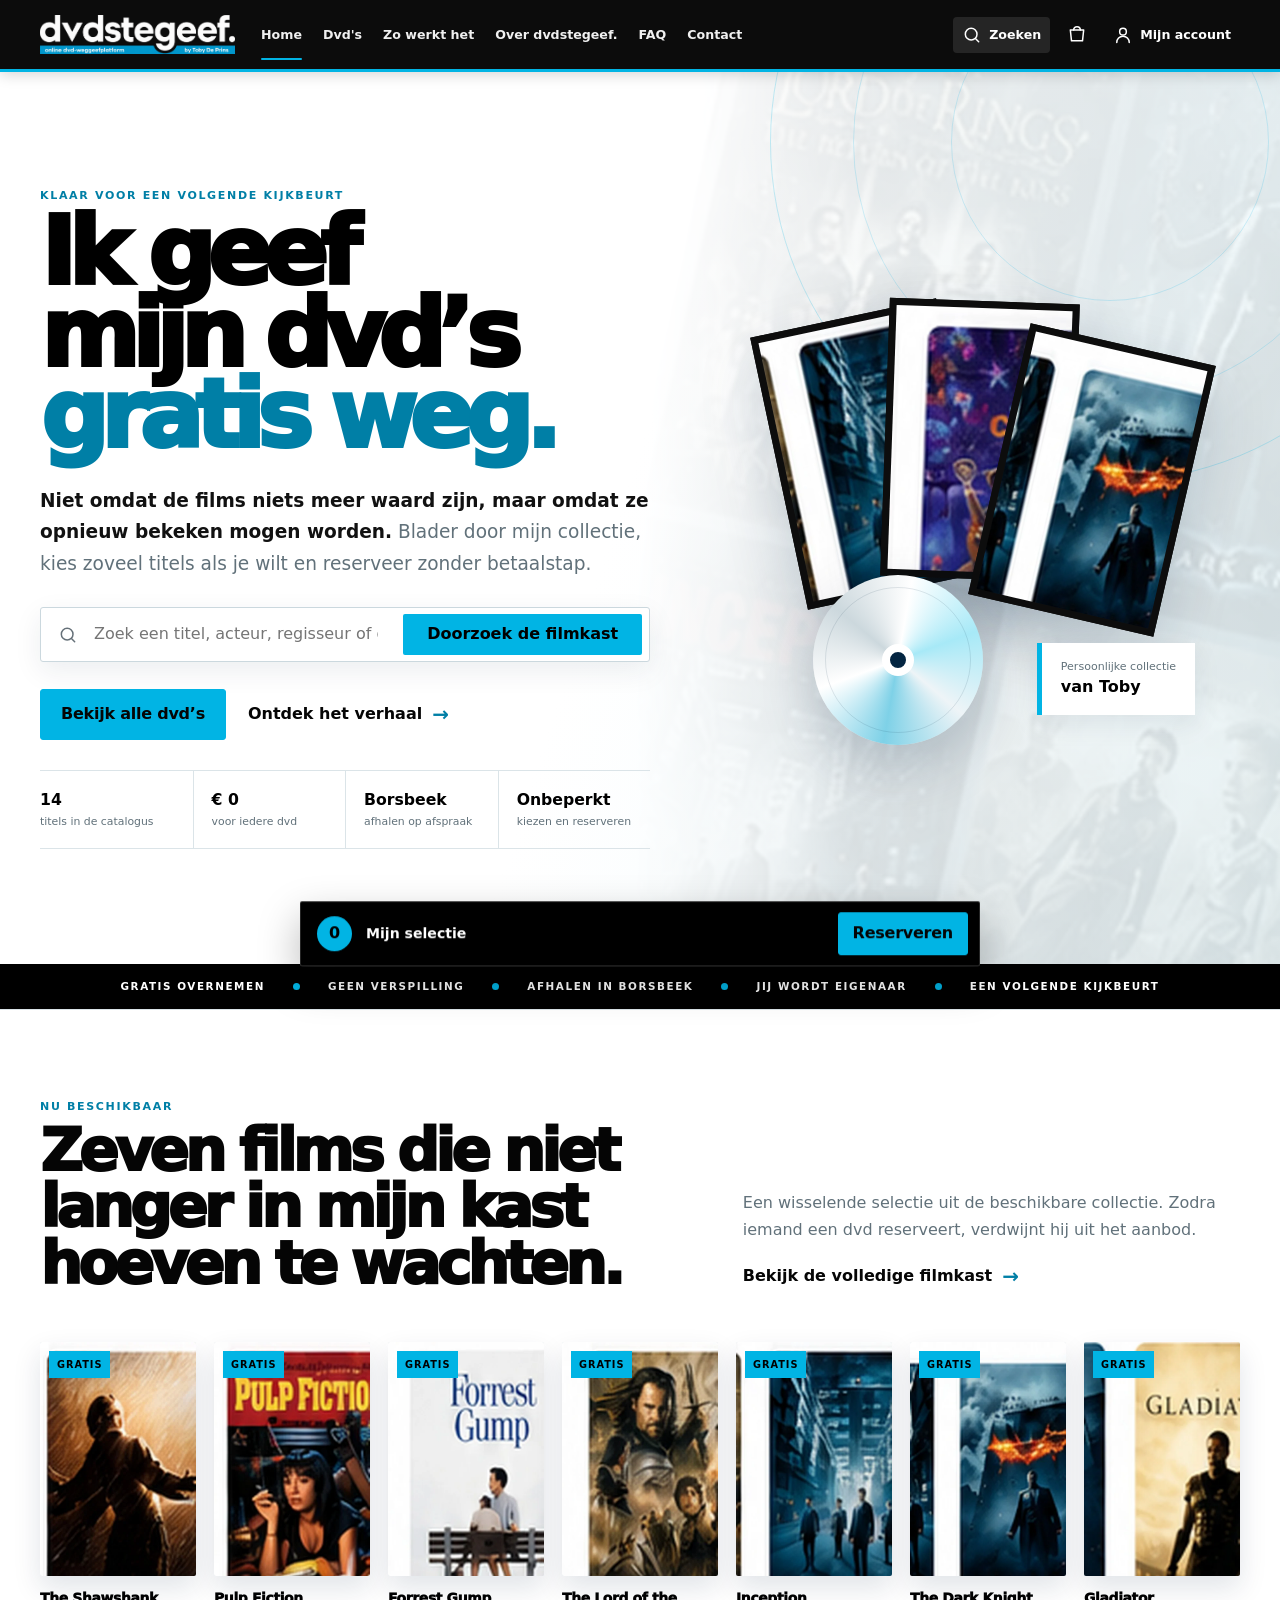
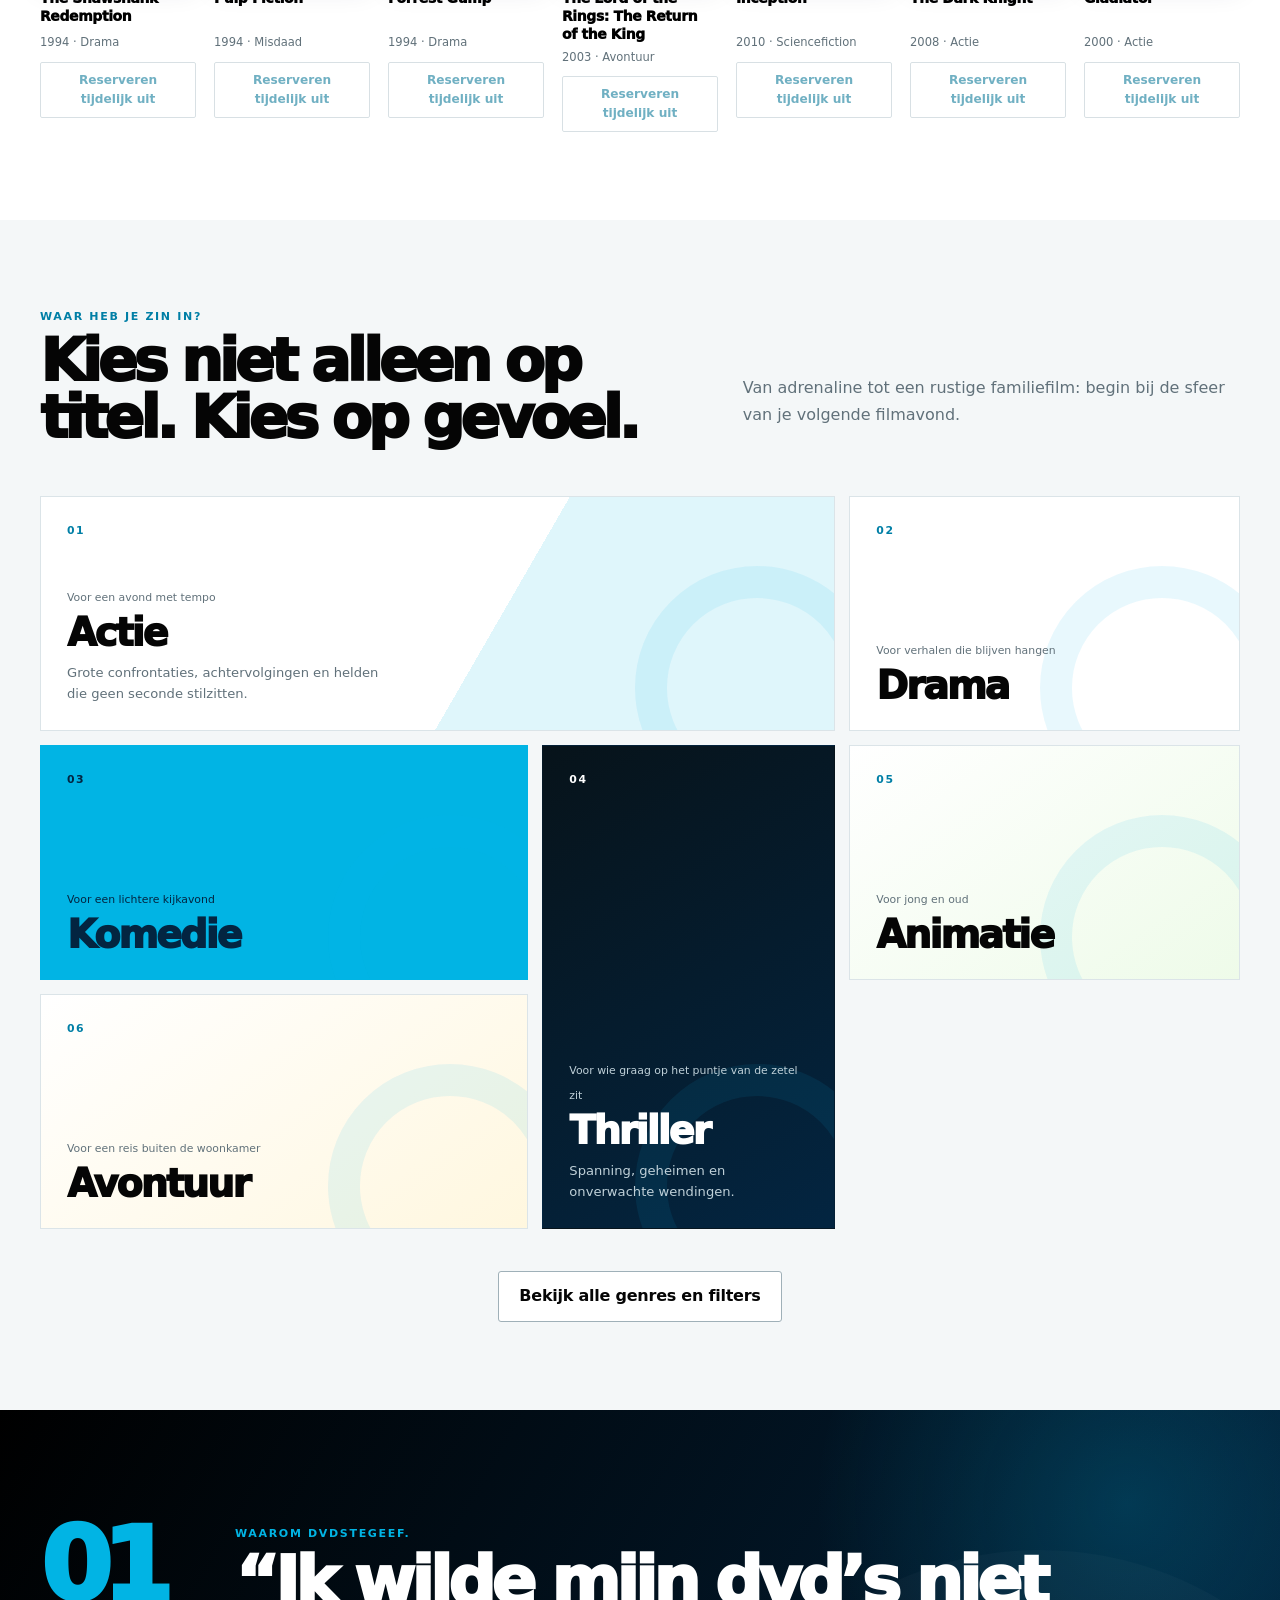
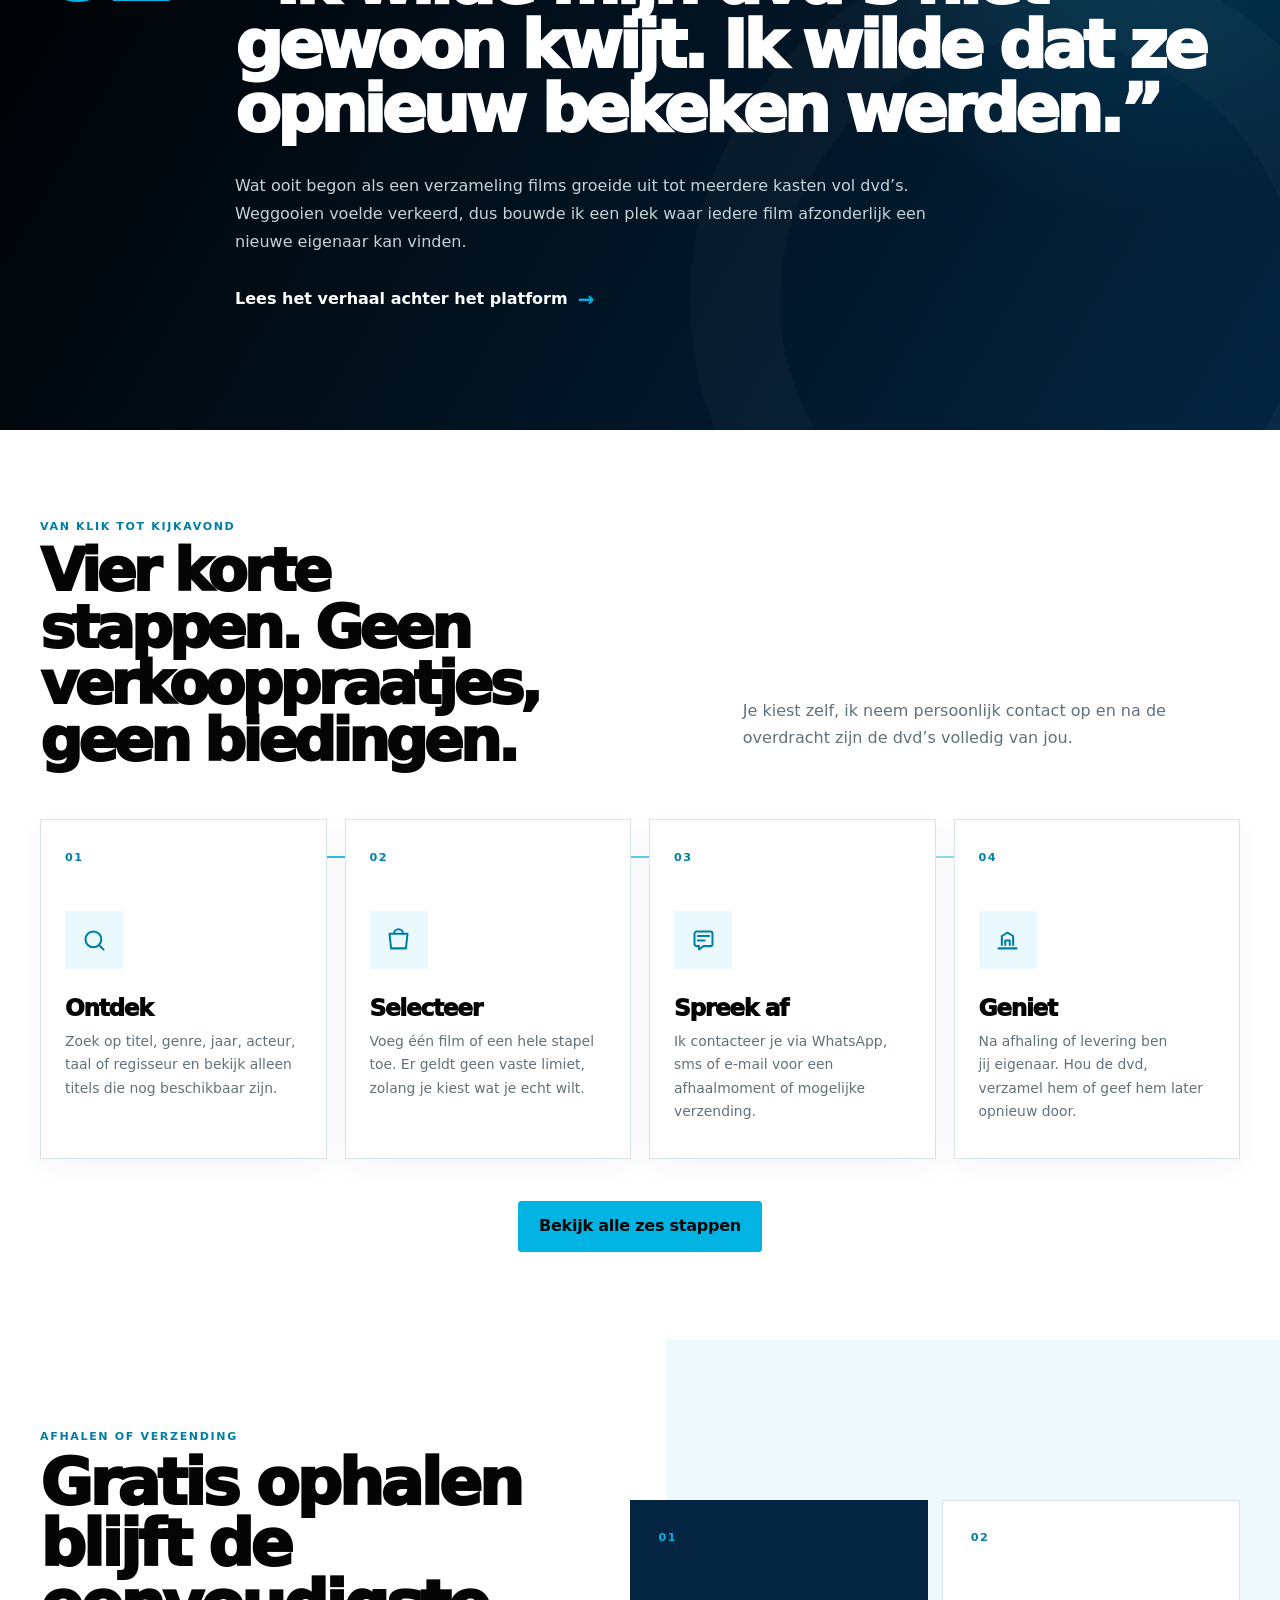
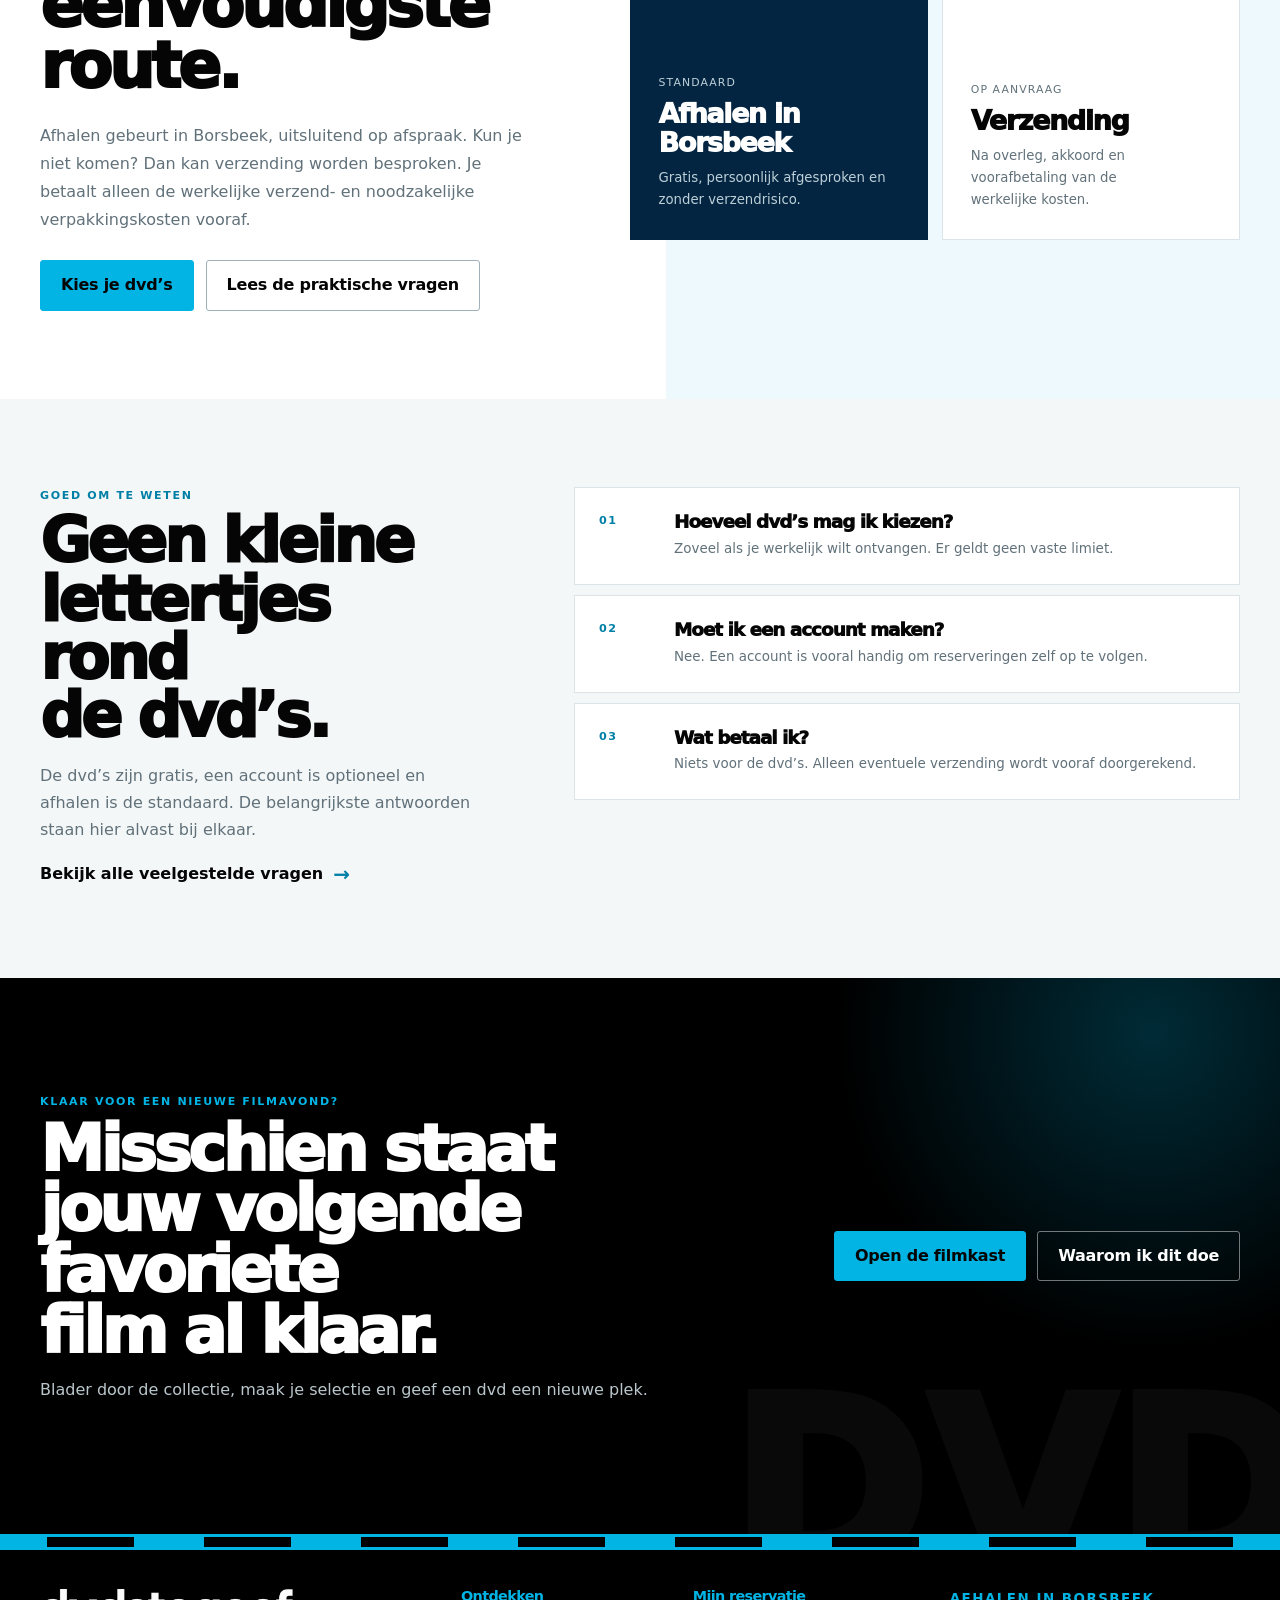
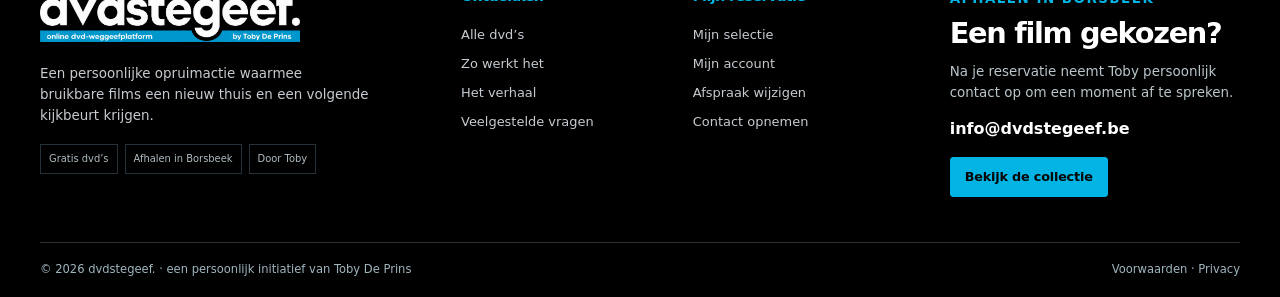
<file: site/index.html>
<!DOCTYPE html>

<html lang="nl-BE">
<head>
<meta charset="utf-8"/>
<meta content="width=device-width, initial-scale=1" name="viewport"/>
<meta content="#000000" name="theme-color"/>
<meta content="__CSP__" http-equiv="Content-Security-Policy"/>
<meta content="yes" name="apple-mobile-web-app-capable"/>
<meta content="black" name="apple-mobile-web-app-status-bar-style"/>
<meta content="dvdstegeef." name="apple-mobile-web-app-title"/>
<meta content="#000000" name="msapplication-TileColor"/>
<meta content="browserconfig.xml" name="msapplication-config"/>
<meta content="website" property="og:type"/>
<meta content="dvdstegeef. | Gratis dvd’s uit Toby’s collectie" property="og:title"/>
<meta content="Blader door Toby’s dvd-collectie, kies zoveel films als je wilt en reserveer ze gratis." property="og:description"/>
<meta content="dvdstegeef." property="og:site_name"/>
<meta content="assets/social/open-graph-1200x630.png" property="og:image"/>
<meta content="1200" property="og:image:width"/>
<meta content="630" property="og:image:height"/>
<meta content="summary_large_image" name="twitter:card"/>
<meta content="dvdstegeef. | Gratis dvd’s uit Toby’s collectie" name="twitter:title"/>
<meta content="Blader door Toby’s dvd-collectie, kies zoveel films als je wilt en reserveer ze gratis." name="twitter:description"/>
<meta content="assets/social/open-graph-1200x630.png" name="twitter:image"/>
<link href="assets/icons/favicon.ico" rel="icon" type="image/x-icon"/>
<link href="assets/icons/favicon-16x16.png" rel="icon" sizes="16x16" type="image/png"/>
<link href="assets/icons/favicon-32x32.png" rel="icon" sizes="32x32" type="image/png"/>
<link href="assets/icons/favicon-48x48.png" rel="icon" sizes="48x48" type="image/png"/>
<link href="assets/icons/apple-touch-icon.png" rel="apple-touch-icon" sizes="180x180"/>
<link href="site.webmanifest" rel="manifest"/>
<meta content="Blader door Toby’s dvd-collectie, kies zoveel films als je wilt en reserveer ze gratis." name="description"/>
<title>dvdstegeef. | Gratis dvd’s uit Toby’s collectie</title>
<link href="css/site.css" rel="stylesheet"/>
<script defer="" src="js/runtime-config.js"></script>
<script defer="" src="js/api-client.js"></script>
<script defer="" src="js/data.js"></script>
<script defer="" src="js/app.js"></script>
<script defer="" src="js/home.js"></script>
<link href="css/creative-site.css" rel="stylesheet"/><script defer="" src="js/experience.js"></script></head>
<body data-page="home">
<noscript><div class="noscript-banner">JavaScript is nodig voor zoeken en reserveren.</div></noscript>
<a class="skip-link" href="#main-content">Ga naar de inhoud</a>
<header class="site-header">
<div class="container header-inner">
<a aria-label="dvdstegeef., home" class="brand" href="index.html"><img alt="dvdstegeef. – online dvd-weggeefplatform door Toby De Prins" class="site-logo site-logo-wordmark" src="assets/brand/logo-elements-transparent.png"/></a>
<button aria-controls="main-navigation" aria-expanded="false" class="menu-toggle" type="button">
<span></span><span></span><span></span>
<span class="sr-only">Menu openen</span>
</button>
<nav aria-label="Hoofdnavigatie" class="main-nav" id="main-navigation"><a aria-current="page" class="active" href="index.html">Home</a><a href="dvds.html">Dvd's</a><a href="how-it-works.html">Zo werkt het</a><a href="about.html">Over dvdstegeef.</a><a href="faq.html">FAQ</a><a href="contact.html">Contact</a></nav>
<div class="header-actions">
<a aria-label="Dvd's zoeken" class="header-search" href="dvds.html">
<svg aria-hidden="true" viewbox="0 0 24 24">
<circle cx="11" cy="11" r="7"></circle>
<path d="m20 20-3.6-3.6"></path>
</svg>
<span>Zoeken</span>
</a>
<a aria-label="Mijn selectie" class="reservation-link" href="reservation.html">
<svg aria-hidden="true" viewbox="0 0 24 24">
<path d="M4 6h16l-1.4 13H5.4L4 6Z"></path>
<path d="M8 6a4 4 0 0 1 8 0"></path>
</svg>
<span class="reservation-count" data-reservation-count="">0</span>
</a>
<a aria-label="Mijn account" class="login-link" href="account.html">
<svg aria-hidden="true" viewbox="0 0 24 24">
<circle cx="12" cy="8" r="4"></circle>
<path d="M4.5 21a7.5 7.5 0 0 1 15 0"></path>
</svg>
<span>Mijn account</span>
</a>
</div>
</div>
</header>
<main class="experience-page experience-home" id="main-content">
<section class="cinema-hero cinema-hero--home">
<div aria-hidden="true" class="cinema-hero__backdrop"></div>
<div aria-hidden="true" class="cinema-hero__rings"></div>
<div class="container cinema-hero__grid">
<div class="cinema-hero__copy" data-reveal="">
<p class="eyebrow">Klaar voor een volgende kijkbeurt</p>
<h1>Ik geef mijn dvd’s<br/><span>gratis weg.</span></h1>
<p class="cinema-hero__lead"><strong>Niet omdat de films niets meer waard zijn, maar omdat ze opnieuw bekeken mogen worden.</strong> Blader door mijn collectie, kies zoveel titels als je wilt en reserveer zonder betaalstap.</p>
<form class="search-form search-form--cinema" id="home-search">
<label class="sr-only" for="dvd-search">Zoek naar een dvd, titel, acteur of genre</label>
<svg aria-hidden="true" viewbox="0 0 24 24"><circle cx="11" cy="11" r="7"></circle><path d="m20 20-3.6-3.6"></path></svg>
<input id="dvd-search" name="q" placeholder="Zoek een titel, acteur, regisseur of genre" type="search"/>
<button type="submit">Doorzoek de filmkast</button>
</form>
<div class="cinema-hero__actions">
<a class="primary-button" href="dvds.html">Bekijk alle dvd’s</a>
<a class="editorial-link" href="about.html">Ontdek het verhaal <span aria-hidden="true">→</span></a>
</div>
<div aria-label="Belangrijkste informatie" class="hero-proof">
<article><strong data-available-count="">0</strong><span>titels in de catalogus</span></article>
<article><strong>€ 0</strong><span>voor iedere dvd</span></article>
<article><strong>Borsbeek</strong><span>afhalen op afspraak</span></article>
<article><strong>Onbeperkt</strong><span>kiezen en reserveren</span></article>
</div>
</div>
<div aria-hidden="true" class="cinema-hero__visual" data-reveal="">
<div class="poster-stack">
<figure class="poster-stack__item poster-stack__item--one"><img alt="" src="assets/inception.webp"/></figure>
<figure class="poster-stack__item poster-stack__item--two"><img alt="" src="assets/coco.webp"/></figure>
<figure class="poster-stack__item poster-stack__item--three"><img alt="" src="assets/dark-knight.webp"/></figure>
<div class="poster-stack__disc"><span></span></div>
<div class="poster-stack__stamp"><small>Persoonlijke collectie</small><strong>van Toby</strong></div>
</div>
</div>
</div>
<div aria-hidden="true" class="film-ticker"><div><span>GRATIS OVERNEMEN</span><i></i><span>GEEN VERSPILLING</span><i></i><span>AFHALEN IN BORSBEEK</span><i></i><span>JIJ WORDT EIGENAAR</span><i></i><span>EEN VOLGENDE KIJKBEURT</span></div></div>
</section>
<section class="section editorial-shelf" id="dvd-aanbod">
<div class="container">
<div class="editorial-heading" data-reveal="">
<div><p class="section-kicker">Nu beschikbaar</p><h2>Zeven films die niet langer in mijn kast hoeven te wachten.</h2></div>
<div><p>Een wisselende selectie uit de beschikbare collectie. Zodra iemand een dvd reserveert, verdwijnt hij uit het aanbod.</p><a class="editorial-link" href="dvds.html">Bekijk de volledige filmkast <span>→</span></a></div>
</div>
<div aria-label="Uitgelichte dvd's" class="poster-row poster-row--editorial" id="home-movie-row"></div>
</div>
</section>
<section class="section mood-section">
<div class="container">
<div class="editorial-heading" data-reveal="">
<div><p class="section-kicker">Waar heb je zin in?</p><h2>Kies niet alleen op titel. Kies op gevoel.</h2></div>
<p>Van adrenaline tot een rustige familiefilm: begin bij de sfeer van je volgende filmavond.</p>
</div>
<div class="mood-mosaic">
<a class="mood-card mood-card--wide mood-card--action" data-genre-link="Actie" href="#"><span>01</span><div><small>Voor een avond met tempo</small><h3>Actie</h3><p>Grote confrontaties, achtervolgingen en helden die geen seconde stilzitten.</p></div></a>
<a class="mood-card mood-card--drama" data-genre-link="Drama" href="#"><span>02</span><div><small>Voor verhalen die blijven hangen</small><h3>Drama</h3></div></a>
<a class="mood-card mood-card--cyan" data-genre-link="Komedie" href="#"><span>03</span><div><small>Voor een lichtere kijkavond</small><h3>Komedie</h3></div></a>
<a class="mood-card mood-card--tall mood-card--thriller" data-genre-link="Thriller" href="#"><span>04</span><div><small>Voor wie graag op het puntje van de zetel zit</small><h3>Thriller</h3><p>Spanning, geheimen en onverwachte wendingen.</p></div></a>
<a class="mood-card mood-card--animation" data-genre-link="Animatie" href="#"><span>05</span><div><small>Voor jong en oud</small><h3>Animatie</h3></div></a>
<a class="mood-card mood-card--adventure" data-genre-link="Avontuur" href="#"><span>06</span><div><small>Voor een reis buiten de woonkamer</small><h3>Avontuur</h3></div></a>
</div>
<div class="center-action"><a class="secondary-button" href="dvds.html#filters">Bekijk alle genres en filters</a></div>
</div>
</section>
<section class="manifest-section">
<div class="container manifest-section__grid">
<div aria-hidden="true" class="manifest-section__number">01</div>
<div data-reveal=""><p class="section-kicker">Waarom dvdstegeef.</p><blockquote>“Ik wilde mijn dvd’s niet gewoon kwijt. Ik wilde dat ze opnieuw bekeken werden.”</blockquote><p>Wat ooit begon als een verzameling films groeide uit tot meerdere kasten vol dvd’s. Weggooien voelde verkeerd, dus bouwde ik een plek waar iedere film afzonderlijk een nieuwe eigenaar kan vinden.</p><a class="editorial-link editorial-link--light" href="about.html">Lees het verhaal achter het platform <span>→</span></a></div>
</div>
</section>
<section class="section journey-section">
<div class="container">
<div class="editorial-heading" data-reveal=""><div><p class="section-kicker">Van klik tot kijkavond</p><h2>Vier korte stappen. Geen verkooppraatjes, geen biedingen.</h2></div><p>Je kiest zelf, ik neem persoonlijk contact op en na de overdracht zijn de dvd’s volledig van jou.</p></div>
<div class="journey-track journey-track--four">
<article class="journey-card" data-reveal=""><span class="journey-card__number">01</span><div class="journey-card__icon"><svg viewbox="0 0 24 24"><circle cx="11" cy="11" r="7"></circle><path d="m20 20-3.6-3.6"></path></svg></div><h3>Ontdek</h3><p>Zoek op titel, genre, jaar, acteur, taal of regisseur en bekijk alleen titels die nog beschikbaar zijn.</p></article>
<article class="journey-card" data-reveal=""><span class="journey-card__number">02</span><div class="journey-card__icon"><svg viewbox="0 0 24 24"><path d="M4 6h16l-1.4 13H5.4L4 6Z"></path><path d="M8 6a4 4 0 0 1 8 0"></path></svg></div><h3>Selecteer</h3><p>Voeg één film of een hele stapel toe. Er geldt geen vaste limiet, zolang je kiest wat je echt wilt.</p></article>
<article class="journey-card" data-reveal=""><span class="journey-card__number">03</span><div class="journey-card__icon"><svg viewbox="0 0 24 24"><path d="M7 8h10M7 12h6M6 4h12a2 2 0 0 1 2 2v9a2 2 0 0 1-2 2h-6l-4 3v-3H6a2 2 0 0 1-2-2V6a2 2 0 0 1 2-2Z"></path></svg></div><h3>Spreek af</h3><p>Ik contacteer je via WhatsApp, sms of e-mail voor een afhaalmoment of mogelijke verzending.</p></article>
<article class="journey-card" data-reveal=""><span class="journey-card__number">04</span><div class="journey-card__icon"><svg viewbox="0 0 24 24"><path d="M4 19h16"></path><path d="M7 16V8l5-3 5 3v8"></path><path d="M10 16v-4h4v4"></path></svg></div><h3>Geniet</h3><p>Na afhaling of levering ben jij eigenaar. Hou de dvd, verzamel hem of geef hem later opnieuw door.</p></article>
</div>
<div class="center-action"><a class="primary-button" href="how-it-works.html">Bekijk alle zes stappen</a></div>
</div>
</section>
<section class="section handover-section">
<div class="container handover-grid">
<div class="handover-copy" data-reveal=""><p class="section-kicker">Afhalen of verzending</p><h2>Gratis ophalen blijft de eenvoudigste route.</h2><p>Afhalen gebeurt in Borsbeek, uitsluitend op afspraak. Kun je niet komen? Dan kan verzending worden besproken. Je betaalt alleen de werkelijke verzend- en noodzakelijke verpakkingskosten vooraf.</p><div class="button-row"><a class="primary-button" href="dvds.html">Kies je dvd’s</a><a class="secondary-button" href="faq.html">Lees de praktische vragen</a></div></div>
<div class="handover-visual" data-reveal="">
<article class="handover-option handover-option--primary"><span>01</span><small>Standaard</small><h3>Afhalen in Borsbeek</h3><p>Gratis, persoonlijk afgesproken en zonder verzendrisico.</p></article>
<article class="handover-option"><span>02</span><small>Op aanvraag</small><h3>Verzending</h3><p>Na overleg, akkoord en voorafbetaling van de werkelijke kosten.</p></article>
</div>
</div>
</section>
<section class="section home-faq creative-faq-preview">
<div class="container faq-preview-grid">
<div data-reveal=""><p class="section-kicker">Goed om te weten</p><h2>Geen kleine lettertjes rond de dvd’s.</h2><p>De dvd’s zijn gratis, een account is optioneel en afhalen is de standaard. De belangrijkste antwoorden staan hier alvast bij elkaar.</p><a class="editorial-link" href="faq.html">Bekijk alle veelgestelde vragen <span>→</span></a></div>
<div class="faq-preview-stack">
<article><span>01</span><div><h3>Hoeveel dvd’s mag ik kiezen?</h3><p>Zoveel als je werkelijk wilt ontvangen. Er geldt geen vaste limiet.</p></div></article>
<article><span>02</span><div><h3>Moet ik een account maken?</h3><p>Nee. Een account is vooral handig om reserveringen zelf op te volgen.</p></div></article>
<article><span>03</span><div><h3>Wat betaal ik?</h3><p>Niets voor de dvd’s. Alleen eventuele verzending wordt vooraf doorgerekend.</p></div></article>
</div>
</div>
</section>
<section class="final-cta">
<div class="container final-cta__grid"><div><p class="section-kicker">Klaar voor een nieuwe filmavond?</p><h2>Misschien staat jouw volgende favoriete film al klaar.</h2><p>Blader door de collectie, maak je selectie en geef een dvd een nieuwe plek.</p></div><div class="final-cta__actions"><a class="primary-button" href="dvds.html">Open de filmkast</a><a class="secondary-button secondary-button--dark" href="about.html">Waarom ik dit doe</a></div></div>
</section>
</main>
<footer class="site-footer">
<div aria-hidden="true" class="footer-filmstrip"><span></span><span></span><span></span><span></span><span></span><span></span><span></span><span></span></div>
<div class="container footer-grid footer-grid--creative">
<div class="footer-about"><a class="brand footer-brand" href="index.html"><img alt="dvdstegeef. – online dvd-weggeefplatform door Toby De Prins" class="site-logo site-logo-wordmark" src="assets/brand/logo-elements-transparent.png"/></a><p>Een persoonlijke opruimactie waarmee bruikbare films een nieuw thuis en een volgende kijkbeurt krijgen.</p><div class="footer-badges"><span>Gratis dvd’s</span><span>Afhalen in Borsbeek</span><span>Door Toby</span></div></div>
<div class="footer-column"><h2>Ontdekken</h2><a href="dvds.html">Alle dvd’s</a><a href="how-it-works.html">Zo werkt het</a><a href="about.html">Het verhaal</a><a href="faq.html">Veelgestelde vragen</a></div>
<div class="footer-column"><h2>Mijn reservatie</h2><a href="reservation.html">Mijn selectie</a><a href="account.html">Mijn account</a><a href="contact.html">Afspraak wijzigen</a><a href="contact.html">Contact opnemen</a></div>
<div class="footer-contact"><p class="section-kicker">Afhalen in Borsbeek</p><h2>Een film gekozen?</h2><p>Na je reservatie neemt Toby persoonlijk contact op om een moment af te spreken.</p><a class="footer-email" href="mailto:info@dvdstegeef.be">info@dvdstegeef.be</a><a class="primary-button" href="dvds.html">Bekijk de collectie</a></div>
</div>
<div class="container copyright"><span>© 2026 dvdstegeef. · een persoonlijk initiatief van Toby De Prins</span><span><a href="terms.html">Voorwaarden</a> · <a href="privacy.html">Privacy</a></span></div>
</footer>
<div aria-live="polite" class="toast" id="site-toast" role="status"></div>
</body>
</html>
</file>
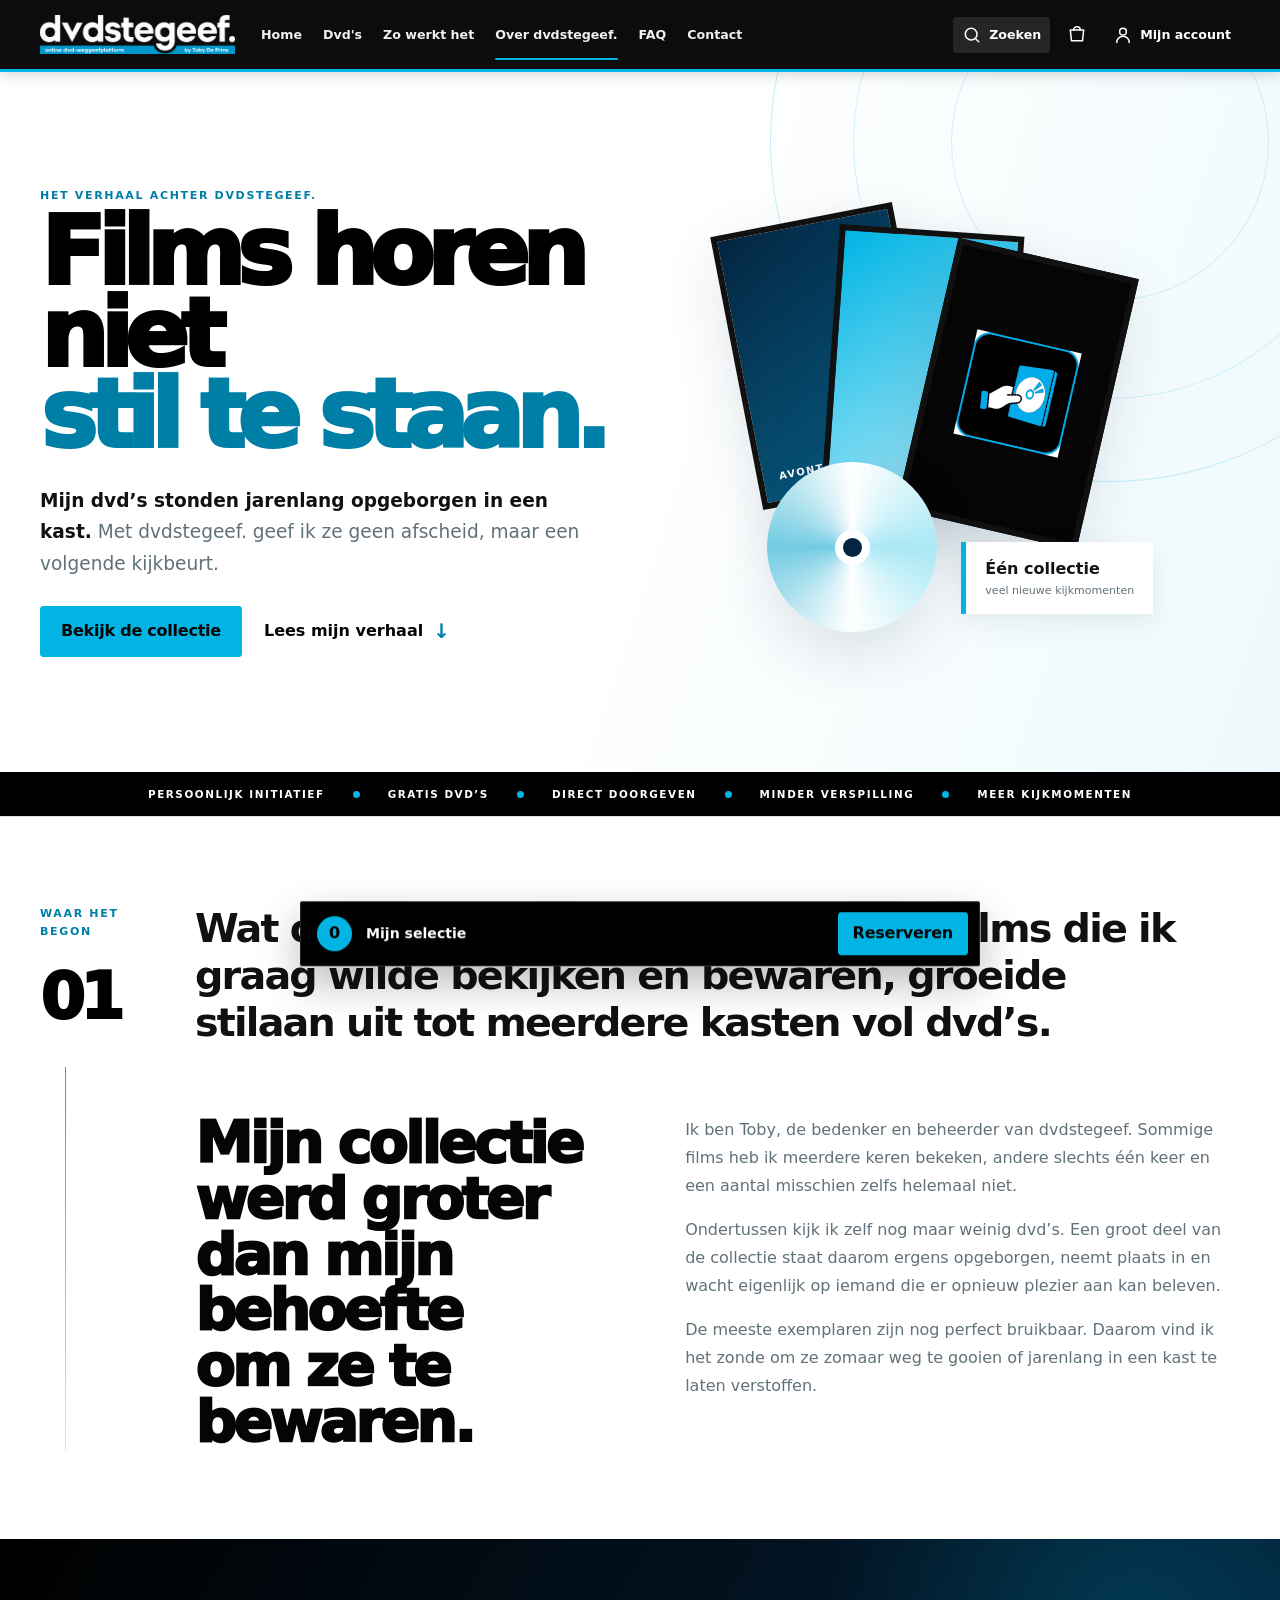
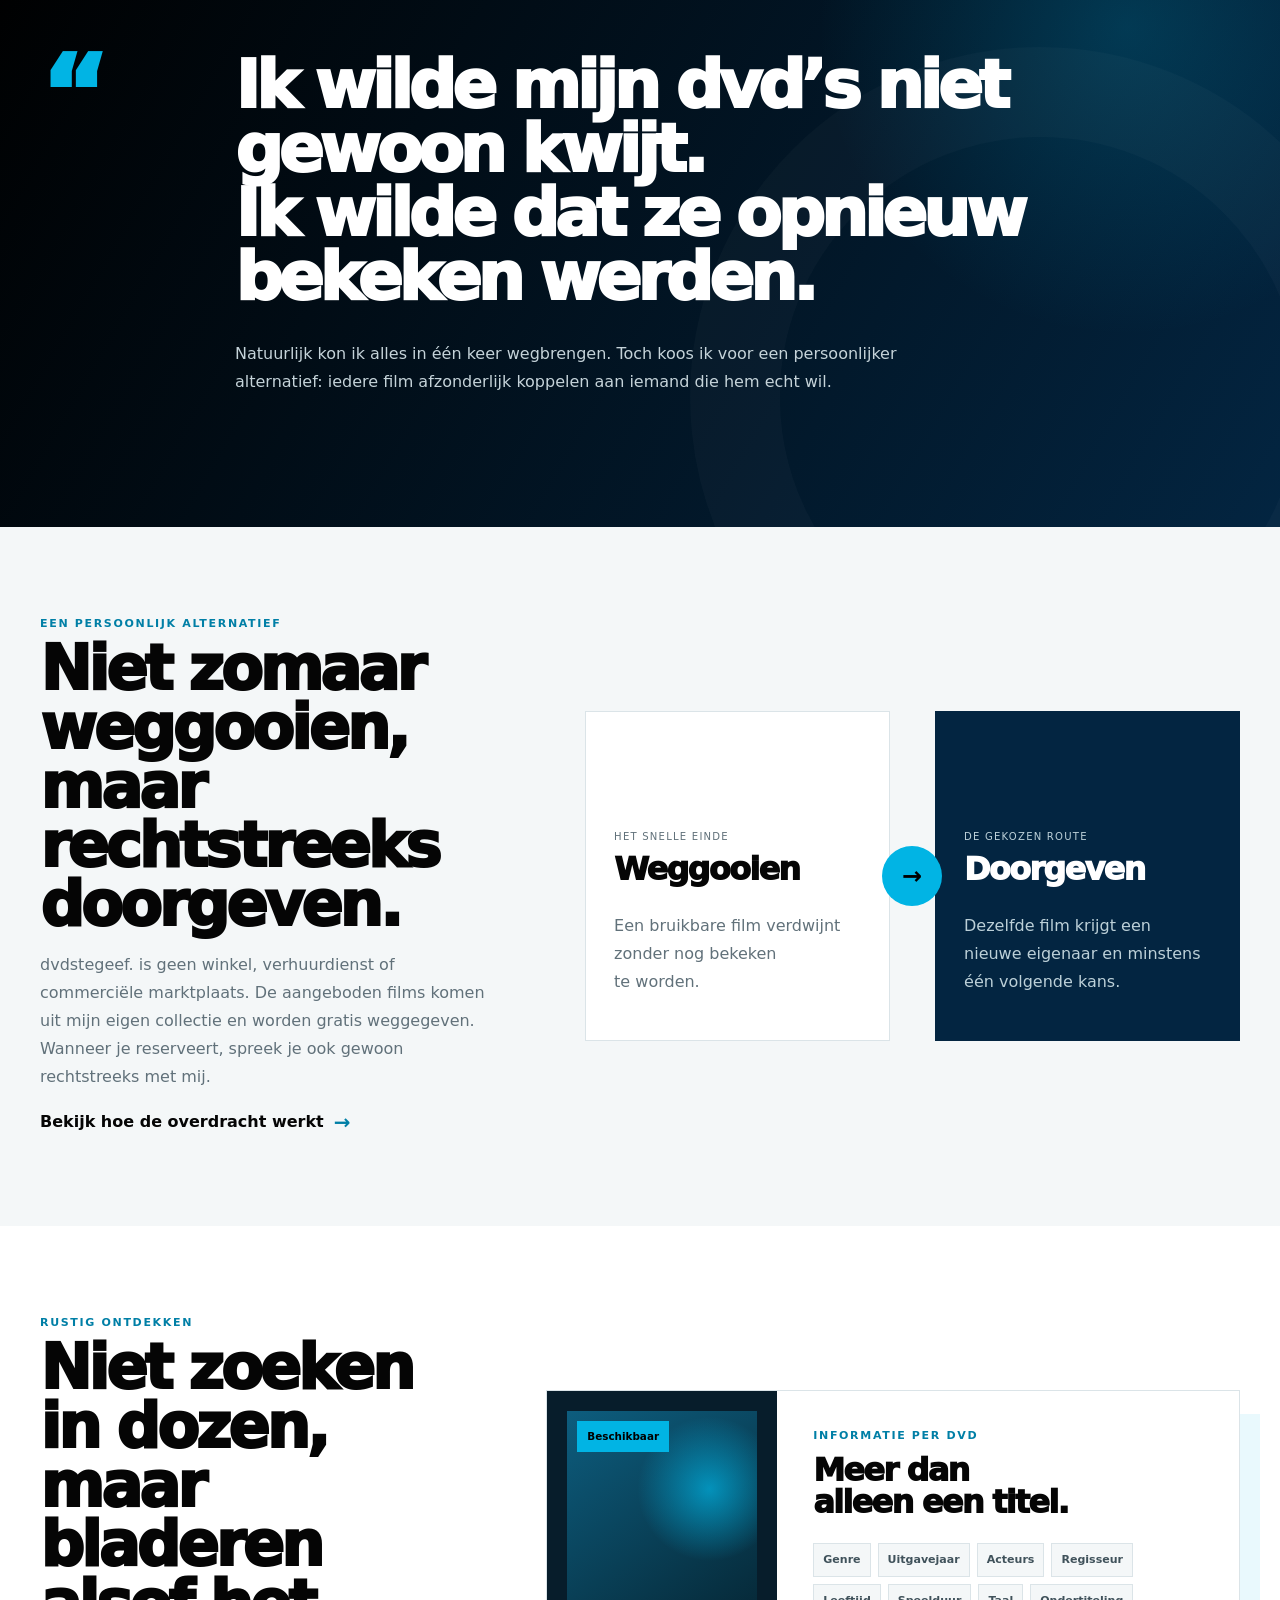
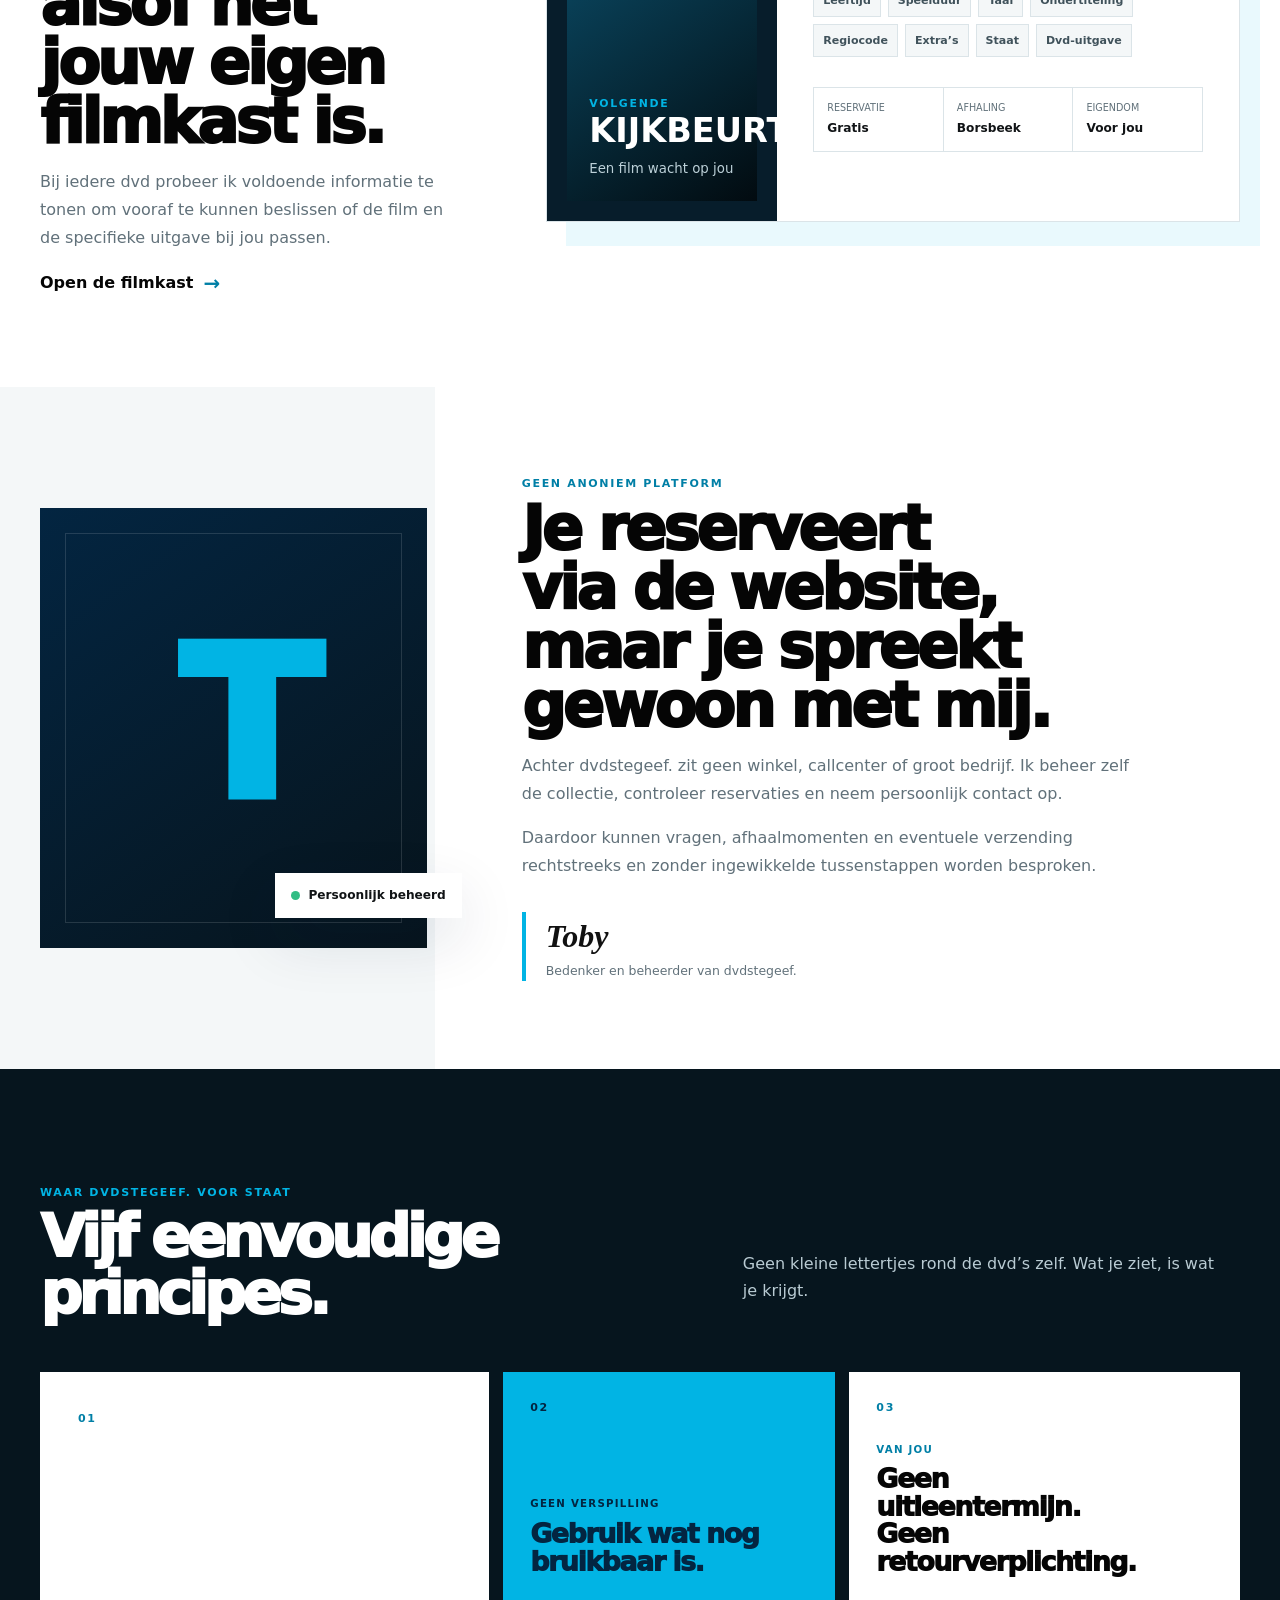
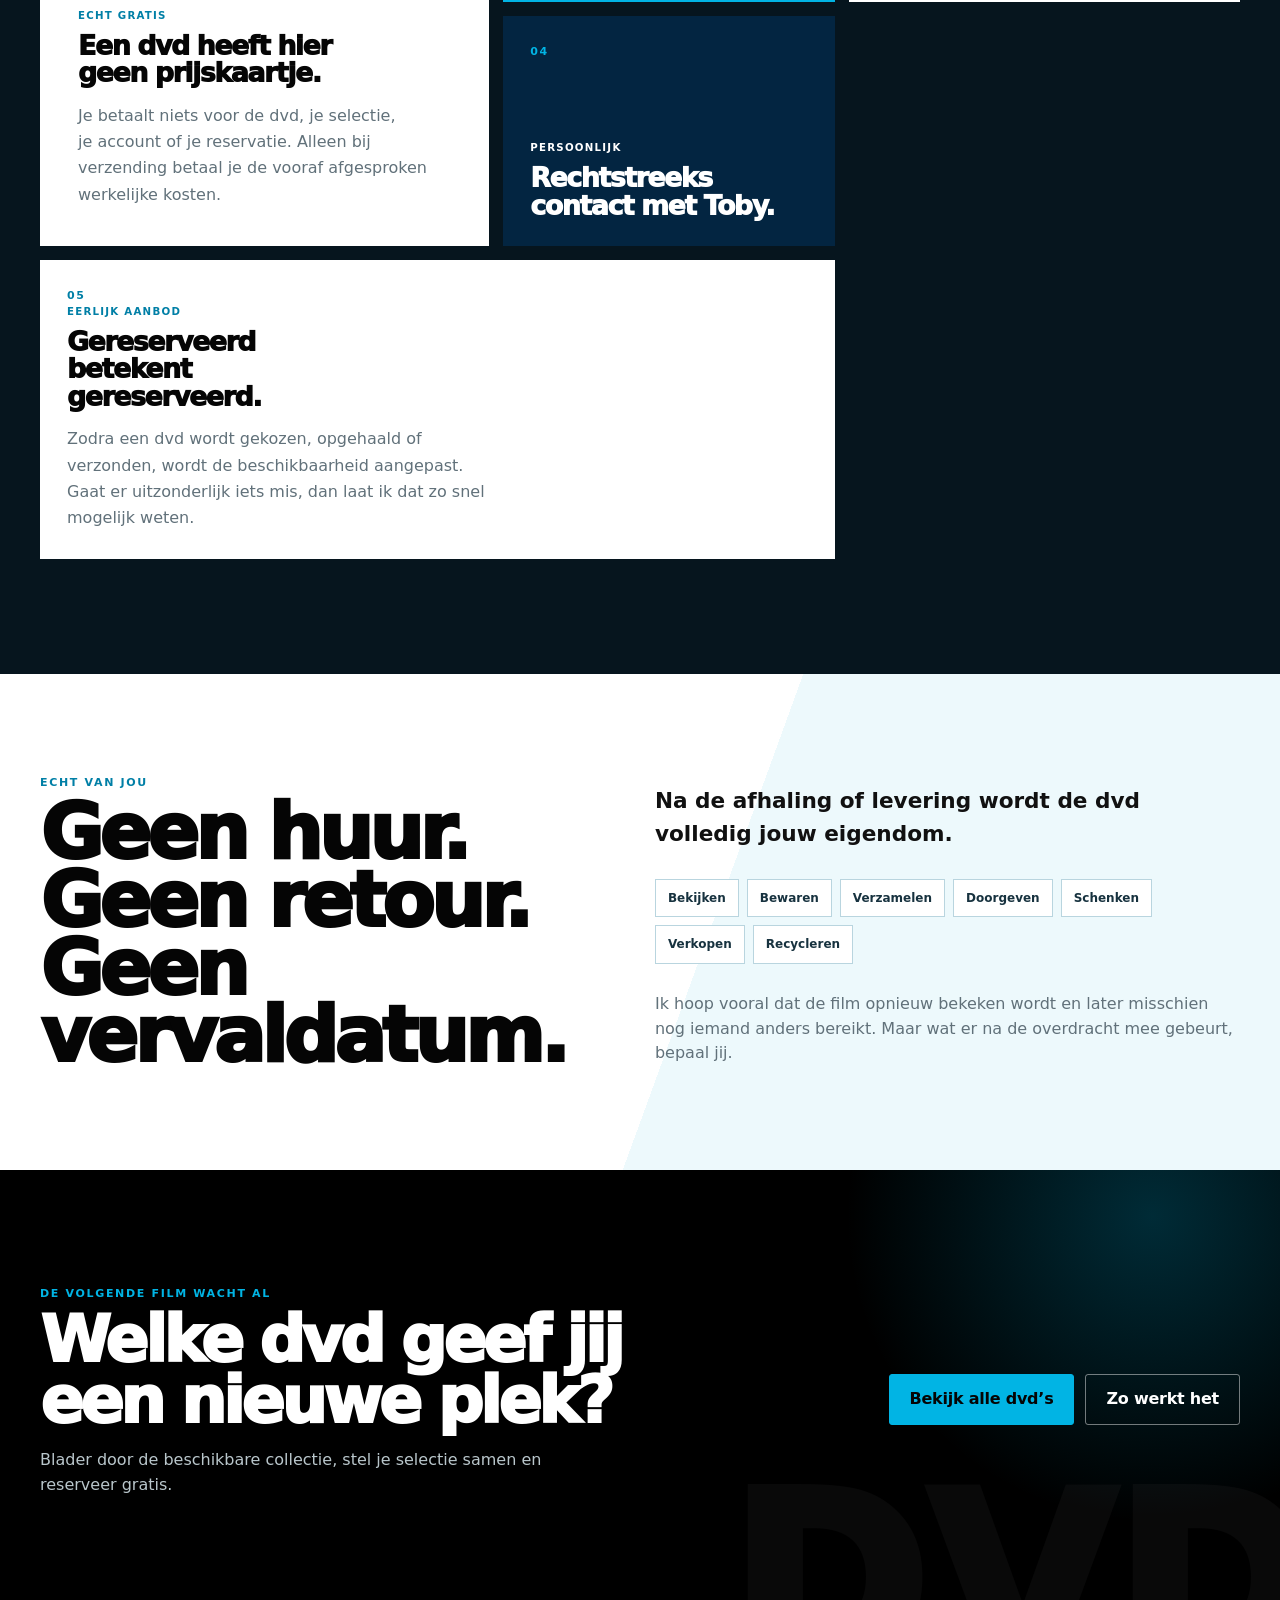
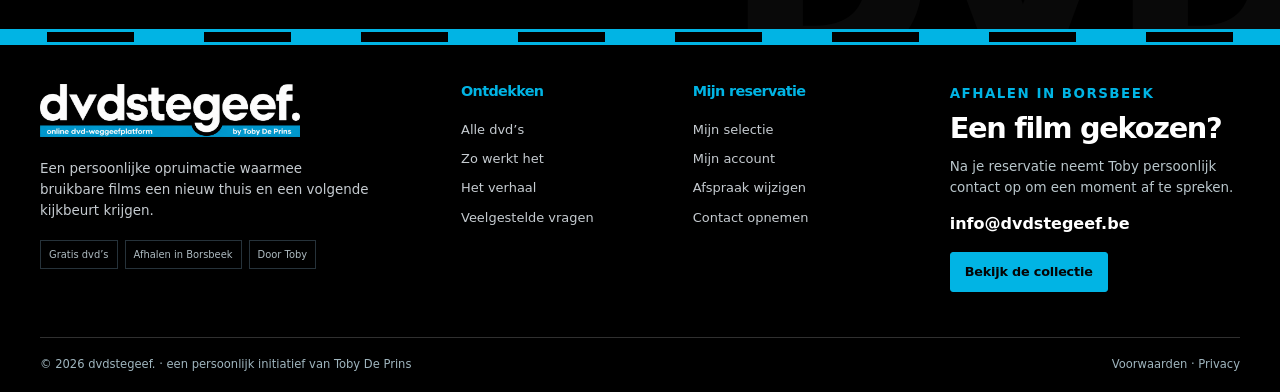
<file: site/about.html>
<!DOCTYPE html>

<html lang="nl-BE">
<head>
<meta charset="utf-8"/>
<meta content="width=device-width, initial-scale=1" name="viewport"/>
<meta content="#000000" name="theme-color"/>
<meta content="__CSP__" http-equiv="Content-Security-Policy"/>
<meta content="yes" name="apple-mobile-web-app-capable"/>
<meta content="black" name="apple-mobile-web-app-status-bar-style"/>
<meta content="dvdstegeef." name="apple-mobile-web-app-title"/>
<meta content="#000000" name="msapplication-TileColor"/>
<meta content="browserconfig.xml" name="msapplication-config"/>
<meta content="website" property="og:type"/>
<meta content="Het verhaal achter dvdstegeef." property="og:title"/>
<meta content="Lees waarom Toby zijn persoonlijke dvd-collectie gratis doorgeeft." property="og:description"/>
<meta content="dvdstegeef." property="og:site_name"/>
<meta content="assets/social/open-graph-1200x630.png" property="og:image"/>
<meta content="1200" property="og:image:width"/>
<meta content="630" property="og:image:height"/>
<meta content="summary_large_image" name="twitter:card"/>
<meta content="Het verhaal achter dvdstegeef." name="twitter:title"/>
<meta content="Lees waarom Toby zijn persoonlijke dvd-collectie gratis doorgeeft." name="twitter:description"/>
<meta content="assets/social/open-graph-1200x630.png" name="twitter:image"/>
<link href="assets/icons/favicon.ico" rel="icon" type="image/x-icon"/>
<link href="assets/icons/favicon-16x16.png" rel="icon" sizes="16x16" type="image/png"/>
<link href="assets/icons/favicon-32x32.png" rel="icon" sizes="32x32" type="image/png"/>
<link href="assets/icons/favicon-48x48.png" rel="icon" sizes="48x48" type="image/png"/>
<link href="assets/icons/apple-touch-icon.png" rel="apple-touch-icon" sizes="180x180"/>
<link href="site.webmanifest" rel="manifest"/>
<meta content="Lees waarom Toby zijn persoonlijke dvd-collectie gratis doorgeeft." name="description"/>
<title>Het verhaal achter dvdstegeef.</title>
<link href="css/site.css" rel="stylesheet"/>
<script defer="" src="js/runtime-config.js"></script>
<script defer="" src="js/api-client.js"></script>
<script defer="" src="js/data.js"></script>
<script defer="" src="js/app.js"></script>
<link href="css/creative-site.css" rel="stylesheet"/><script defer="" src="js/experience.js"></script></head>
<body data-page="">
<noscript><div class="noscript-banner">JavaScript is nodig voor zoeken en reserveren.</div></noscript>
<a class="skip-link" href="#main-content">Ga naar de inhoud</a>
<header class="site-header">
<div class="container header-inner">
<a aria-label="dvdstegeef., home" class="brand" href="index.html"><img alt="dvdstegeef. – online dvd-weggeefplatform door Toby De Prins" class="site-logo site-logo-wordmark" src="assets/brand/logo-elements-transparent.png"/></a>
<button aria-controls="main-navigation" aria-expanded="false" class="menu-toggle" type="button">
<span></span><span></span><span></span>
<span class="sr-only">Menu openen</span>
</button>
<nav aria-label="Hoofdnavigatie" class="main-nav" id="main-navigation"><a href="index.html">Home</a><a href="dvds.html">Dvd's</a><a href="how-it-works.html">Zo werkt het</a><a aria-current="page" class="active" href="about.html">Over dvdstegeef.</a><a href="faq.html">FAQ</a><a href="contact.html">Contact</a></nav>
<div class="header-actions">
<a aria-label="Dvd's zoeken" class="header-search" href="dvds.html">
<svg aria-hidden="true" viewbox="0 0 24 24">
<circle cx="11" cy="11" r="7"></circle>
<path d="m20 20-3.6-3.6"></path>
</svg>
<span>Zoeken</span>
</a>
<a aria-label="Mijn selectie" class="reservation-link" href="reservation.html">
<svg aria-hidden="true" viewbox="0 0 24 24">
<path d="M4 6h16l-1.4 13H5.4L4 6Z"></path>
<path d="M8 6a4 4 0 0 1 8 0"></path>
</svg>
<span class="reservation-count" data-reservation-count="">0</span>
</a>
<a aria-label="Mijn account" class="login-link" href="account.html">
<svg aria-hidden="true" viewbox="0 0 24 24">
<circle cx="12" cy="8" r="4"></circle>
<path d="M4.5 21a7.5 7.5 0 0 1 15 0"></path>
</svg>
<span>Mijn account</span>
</a>
</div>
</div>
</header>
<main class="experience-page experience-about" id="main-content">
<section class="cinema-hero cinema-hero--about"><div aria-hidden="true" class="cinema-hero__rings"></div><div class="container cinema-hero__grid"><div class="cinema-hero__copy" data-reveal=""><p class="eyebrow">Het verhaal achter dvdstegeef.</p><h1>Films horen niet<br/><span>stil te staan.</span></h1><p class="cinema-hero__lead"><strong>Mijn dvd’s stonden jarenlang opgeborgen in een kast.</strong> Met dvdstegeef. geef ik ze geen afscheid, maar een volgende kijkbeurt.</p><div class="cinema-hero__actions"><a class="primary-button" href="dvds.html">Bekijk de collectie</a><a class="editorial-link" href="#het-verhaal">Lees mijn verhaal <span>↓</span></a></div></div><div aria-hidden="true" class="about-dvd-stage" data-reveal=""><div class="about-case about-case--back">AVONTUUR</div><div class="about-case about-case--middle">DRAMA</div><div class="about-case about-case--front"><img alt="" src="assets/brand/dvdstegeef-icon-640.webp"/></div><div class="about-disc"><span></span></div><div class="about-dvd-stage__label"><strong>Één collectie</strong><span>veel nieuwe kijkmomenten</span></div></div></div><div aria-hidden="true" class="film-ticker"><div><span>PERSOONLIJK INITIATIEF</span><i></i><span>GRATIS DVD’S</span><i></i><span>DIRECT DOORGEVEN</span><i></i><span>MINDER VERSPILLING</span><i></i><span>MEER KIJKMOMENTEN</span></div></div></section>
<section class="section origin-section" id="het-verhaal"><div class="container origin-grid"><aside><p class="section-kicker">Waar het begon</p><span>01</span><i></i></aside><div><p class="origin-intro">Wat ooit begon als een verzameling films die ik graag wilde bekijken en bewaren, groeide stilaan uit tot meerdere kasten vol dvd’s.</p><div class="origin-columns"><div><h2>Mijn collectie werd groter dan mijn behoefte om ze te bewaren.</h2></div><div><p>Ik ben Toby, de bedenker en beheerder van dvdstegeef. Sommige films heb ik meerdere keren bekeken, andere slechts één keer en een aantal misschien zelfs helemaal niet.</p><p>Ondertussen kijk ik zelf nog maar weinig dvd’s. Een groot deel van de collectie staat daarom ergens opgeborgen, neemt plaats in en wacht eigenlijk op iemand die er opnieuw plezier aan kan beleven.</p><p>De meeste exemplaren zijn nog perfect bruikbaar. Daarom vind ik het zonde om ze zomaar weg te gooien of jarenlang in een kast te laten verstoffen.</p></div></div></div></div></section>
<section class="manifest-section manifest-section--about"><div class="container manifest-section__grid"><div class="manifest-section__number">“</div><div><blockquote>Ik wilde mijn dvd’s niet gewoon kwijt.<br/>Ik wilde dat ze opnieuw bekeken werden.</blockquote><p>Natuurlijk kon ik alles in één keer wegbrengen. Toch koos ik voor een persoonlijker alternatief: iedere film afzonderlijk koppelen aan iemand die hem echt wil.</p></div></div></section>
<section class="section about-choice"><div class="container about-choice__grid"><div data-reveal=""><p class="section-kicker">Een persoonlijk alternatief</p><h2>Niet zomaar weggooien, maar rechtstreeks doorgeven.</h2><p>dvdstegeef. is geen winkel, verhuurdienst of commerciële marktplaats. De aangeboden films komen uit mijn eigen collectie en worden gratis weggegeven. Wanneer je reserveert, spreek je ook gewoon rechtstreeks met mij.</p><a class="editorial-link" href="how-it-works.html">Bekijk hoe de overdracht werkt <span>→</span></a></div><div class="choice-comparison"><article><small>Het snelle einde</small><h3>Weggooien</h3><p>Een bruikbare film verdwijnt zonder nog bekeken te worden.</p></article><div class="choice-comparison__arrow">→</div><article class="choice-comparison__positive"><small>De gekozen route</small><h3>Doorgeven</h3><p>Dezelfde film krijgt een nieuwe eigenaar en minstens één volgende kans.</p></article></div></div></section>
<section class="section about-catalogue"><div class="container about-catalogue__grid"><div><p class="section-kicker">Rustig ontdekken</p><h2>Niet zoeken in dozen, maar bladeren alsof het jouw eigen filmkast is.</h2><p>Bij iedere dvd probeer ik voldoende informatie te tonen om vooraf te kunnen beslissen of de film en de specifieke uitgave bij jou passen.</p><a class="editorial-link" href="dvds.html">Open de filmkast <span>→</span></a></div><div class="catalogue-preview"><div class="catalogue-preview__poster"><div><span>VOLGENDE</span><strong>KIJKBEURT</strong><small>Een film wacht op jou</small></div><b>Beschikbaar</b></div><div class="catalogue-preview__info"><p class="section-kicker">Informatie per dvd</p><h3>Meer dan alleen een titel.</h3><div class="tag-cloud"><span>Genre</span><span>Uitgavejaar</span><span>Acteurs</span><span>Regisseur</span><span>Leeftijd</span><span>Speelduur</span><span>Taal</span><span>Ondertiteling</span><span>Regiocode</span><span>Extra’s</span><span>Staat</span><span>Dvd-uitgave</span></div><div class="catalogue-preview__meta"><div><small>Reservatie</small><strong>Gratis</strong></div><div><small>Afhaling</small><strong>Borsbeek</strong></div><div><small>Eigendom</small><strong>Voor jou</strong></div></div></div></div></div></section>
<section class="section personal-section"><div class="container personal-section__grid"><div aria-hidden="true" class="personal-portrait"><span>T</span><div><i></i>Persoonlijk beheerd</div></div><div><p class="section-kicker">Geen anoniem platform</p><h2>Je reserveert via de website, maar je spreekt gewoon met mij.</h2><p>Achter dvdstegeef. zit geen winkel, callcenter of groot bedrijf. Ik beheer zelf de collectie, controleer reservaties en neem persoonlijk contact op.</p><p>Daardoor kunnen vragen, afhaalmomenten en eventuele verzending rechtstreeks en zonder ingewikkelde tussenstappen worden besproken.</p><div class="signature"><strong>Toby</strong><span>Bedenker en beheerder van dvdstegeef.</span></div></div></div></section>
<section class="about-values"><div class="container"><div class="editorial-heading editorial-heading--light"><div><p class="section-kicker">Waar dvdstegeef. voor staat</p><h2>Vijf eenvoudige principes.</h2></div><p>Geen kleine lettertjes rond de dvd’s zelf. Wat je ziet, is wat je krijgt.</p></div><div class="value-mosaic"><article class="value-tile value-tile--large"><span>01</span><div><small>Echt gratis</small><h3>Een dvd heeft hier geen prijskaartje.</h3><p>Je betaalt niets voor de dvd, je selectie, je account of je reservatie. Alleen bij verzending betaal je de vooraf afgesproken werkelijke kosten.</p></div></article><article class="value-tile value-tile--cyan"><span>02</span><div><small>Geen verspilling</small><h3>Gebruik wat nog bruikbaar is.</h3></div></article><article class="value-tile"><span>03</span><div><small>Van jou</small><h3>Geen uitleentermijn. Geen retourverplichting.</h3></div></article><article class="value-tile value-tile--dark"><span>04</span><div><small>Persoonlijk</small><h3>Rechtstreeks contact met Toby.</h3></div></article><article class="value-tile value-tile--wide"><span>05</span><div><small>Eerlijk aanbod</small><h3>Gereserveerd betekent gereserveerd.</h3><p>Zodra een dvd wordt gekozen, opgehaald of verzonden, wordt de beschikbaarheid aangepast. Gaat er uitzonderlijk iets mis, dan laat ik dat zo snel mogelijk weten.</p></div></article></div></div></section>
<section class="section ownership-section"><div class="container ownership-section__grid"><div><p class="section-kicker">Echt van jou</p><h2>Geen huur.<br/>Geen retour.<br/>Geen vervaldatum.</h2></div><div><p class="ownership-lead">Na de afhaling of levering wordt de dvd volledig jouw eigendom.</p><div class="ownership-options"><span>Bekijken</span><span>Bewaren</span><span>Verzamelen</span><span>Doorgeven</span><span>Schenken</span><span>Verkopen</span><span>Recycleren</span></div><p>Ik hoop vooral dat de film opnieuw bekeken wordt en later misschien nog iemand anders bereikt. Maar wat er na de overdracht mee gebeurt, bepaal jij.</p></div></div></section>
<section class="final-cta"><div class="container final-cta__grid"><div><p class="section-kicker">De volgende film wacht al</p><h2>Welke dvd geef jij een nieuwe plek?</h2><p>Blader door de beschikbare collectie, stel je selectie samen en reserveer gratis.</p></div><div class="final-cta__actions"><a class="primary-button" href="dvds.html">Bekijk alle dvd’s</a><a class="secondary-button secondary-button--dark" href="how-it-works.html">Zo werkt het</a></div></div></section>
</main>
<footer class="site-footer">
<div aria-hidden="true" class="footer-filmstrip"><span></span><span></span><span></span><span></span><span></span><span></span><span></span><span></span></div>
<div class="container footer-grid footer-grid--creative">
<div class="footer-about"><a class="brand footer-brand" href="index.html"><img alt="dvdstegeef. – online dvd-weggeefplatform door Toby De Prins" class="site-logo site-logo-wordmark" src="assets/brand/logo-elements-transparent.png"/></a><p>Een persoonlijke opruimactie waarmee bruikbare films een nieuw thuis en een volgende kijkbeurt krijgen.</p><div class="footer-badges"><span>Gratis dvd’s</span><span>Afhalen in Borsbeek</span><span>Door Toby</span></div></div>
<div class="footer-column"><h2>Ontdekken</h2><a href="dvds.html">Alle dvd’s</a><a href="how-it-works.html">Zo werkt het</a><a href="about.html">Het verhaal</a><a href="faq.html">Veelgestelde vragen</a></div>
<div class="footer-column"><h2>Mijn reservatie</h2><a href="reservation.html">Mijn selectie</a><a href="account.html">Mijn account</a><a href="contact.html">Afspraak wijzigen</a><a href="contact.html">Contact opnemen</a></div>
<div class="footer-contact"><p class="section-kicker">Afhalen in Borsbeek</p><h2>Een film gekozen?</h2><p>Na je reservatie neemt Toby persoonlijk contact op om een moment af te spreken.</p><a class="footer-email" href="mailto:info@dvdstegeef.be">info@dvdstegeef.be</a><a class="primary-button" href="dvds.html">Bekijk de collectie</a></div>
</div>
<div class="container copyright"><span>© 2026 dvdstegeef. · een persoonlijk initiatief van Toby De Prins</span><span><a href="terms.html">Voorwaarden</a> · <a href="privacy.html">Privacy</a></span></div>
</footer>
<div aria-live="polite" class="toast" id="site-toast" role="status"></div>
</body>
</html>
</file>
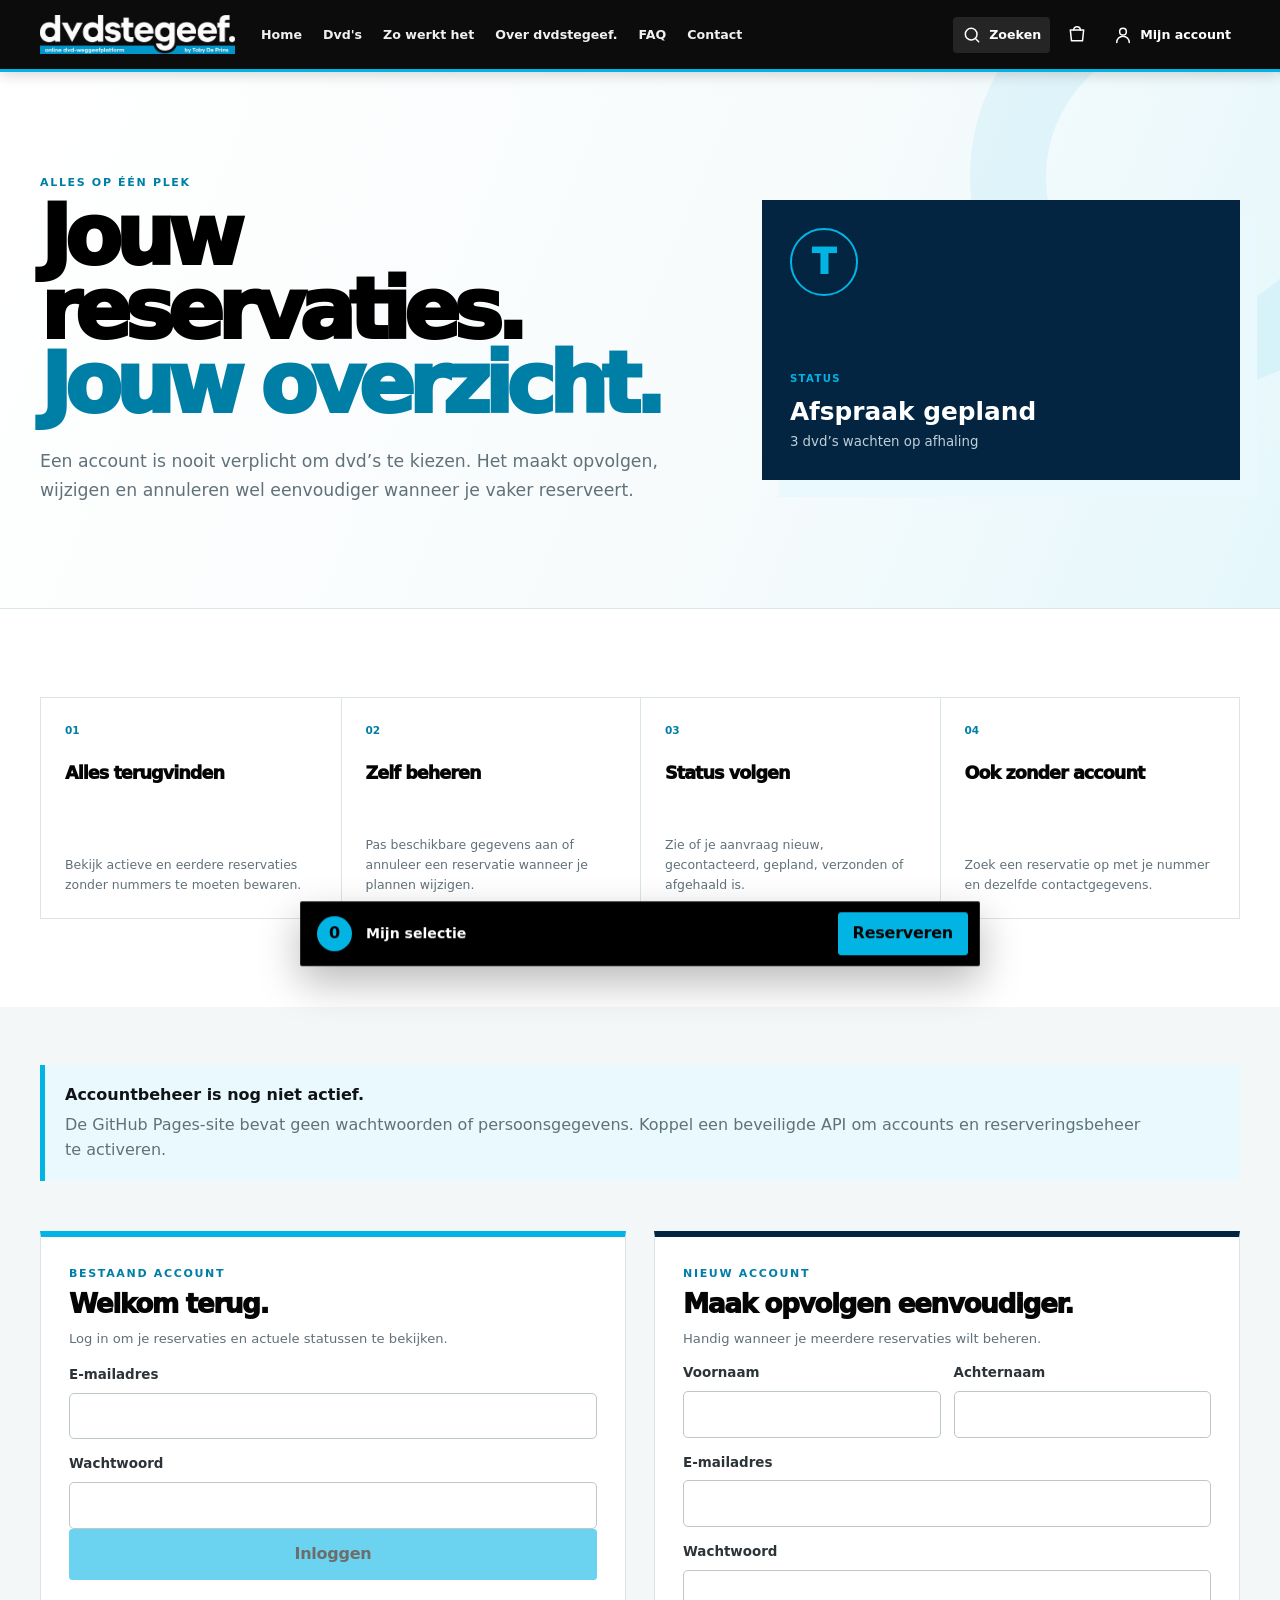
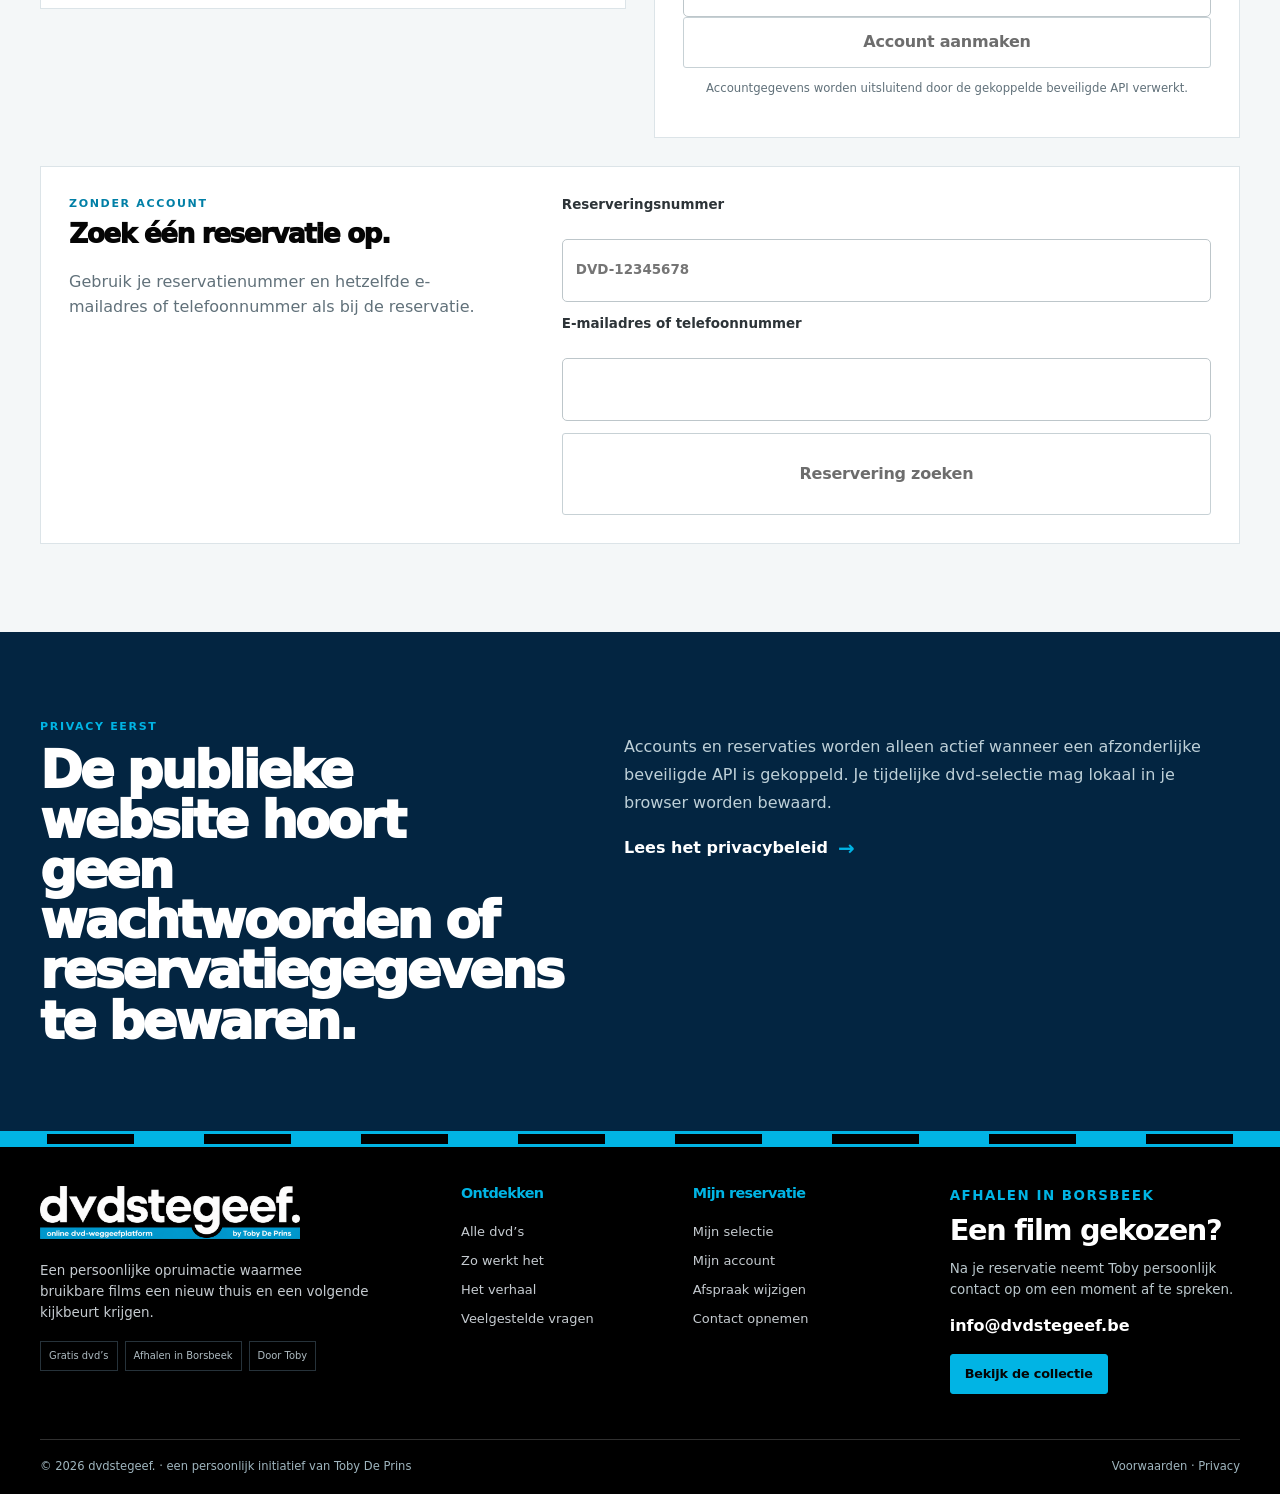
<file: site/account.html>
<!DOCTYPE html>

<html lang="nl-BE">
<head>
<meta charset="utf-8"/>
<meta content="width=device-width, initial-scale=1" name="viewport"/>
<meta content="#000000" name="theme-color"/>
<meta content="__CSP__" http-equiv="Content-Security-Policy"/>
<meta content="yes" name="apple-mobile-web-app-capable"/>
<meta content="black" name="apple-mobile-web-app-status-bar-style"/>
<meta content="dvdstegeef." name="apple-mobile-web-app-title"/>
<meta content="#000000" name="msapplication-TileColor"/>
<meta content="browserconfig.xml" name="msapplication-config"/>
<meta content="website" property="og:type"/>
<meta content="Mijn account | dvdstegeef." property="og:title"/>
<meta content="Volg reservaties op, pas gegevens aan of zoek een reservatie zonder account." property="og:description"/>
<meta content="dvdstegeef." property="og:site_name"/>
<meta content="assets/social/open-graph-1200x630.png" property="og:image"/>
<meta content="1200" property="og:image:width"/>
<meta content="630" property="og:image:height"/>
<meta content="summary_large_image" name="twitter:card"/>
<meta content="Mijn account | dvdstegeef." name="twitter:title"/>
<meta content="Volg reservaties op, pas gegevens aan of zoek een reservatie zonder account." name="twitter:description"/>
<meta content="assets/social/open-graph-1200x630.png" name="twitter:image"/>
<link href="assets/icons/favicon.ico" rel="icon" type="image/x-icon"/>
<link href="assets/icons/favicon-16x16.png" rel="icon" sizes="16x16" type="image/png"/>
<link href="assets/icons/favicon-32x32.png" rel="icon" sizes="32x32" type="image/png"/>
<link href="assets/icons/favicon-48x48.png" rel="icon" sizes="48x48" type="image/png"/>
<link href="assets/icons/apple-touch-icon.png" rel="apple-touch-icon" sizes="180x180"/>
<link href="site.webmanifest" rel="manifest"/>
<meta content="Volg reservaties op, pas gegevens aan of zoek een reservatie zonder account." name="description"/>
<title>Mijn account | dvdstegeef.</title>
<link href="css/site.css" rel="stylesheet"/>
<script defer="" src="js/runtime-config.js"></script>
<script defer="" src="js/api-client.js"></script>
<script defer="" src="js/data.js"></script>
<script defer="" src="js/app.js"></script>
<script defer="" src="js/account.js"></script>
<link href="css/creative-site.css" rel="stylesheet"/><script defer="" src="js/experience.js"></script></head>
<body data-page="">
<noscript><div class="noscript-banner">JavaScript is nodig voor zoeken en reserveren.</div></noscript>
<a class="skip-link" href="#main-content">Ga naar de inhoud</a>
<header class="site-header">
<div class="container header-inner">
<a aria-label="dvdstegeef., home" class="brand" href="index.html"><img alt="dvdstegeef. – online dvd-weggeefplatform door Toby De Prins" class="site-logo site-logo-wordmark" src="assets/brand/logo-elements-transparent.png"/></a>
<button aria-controls="main-navigation" aria-expanded="false" class="menu-toggle" type="button">
<span></span><span></span><span></span>
<span class="sr-only">Menu openen</span>
</button>
<nav aria-label="Hoofdnavigatie" class="main-nav" id="main-navigation"><a href="index.html">Home</a><a href="dvds.html">Dvd's</a><a href="how-it-works.html">Zo werkt het</a><a href="about.html">Over dvdstegeef.</a><a href="faq.html">FAQ</a><a href="contact.html">Contact</a></nav>
<div class="header-actions">
<a aria-label="Dvd's zoeken" class="header-search" href="dvds.html">
<svg aria-hidden="true" viewbox="0 0 24 24">
<circle cx="11" cy="11" r="7"></circle>
<path d="m20 20-3.6-3.6"></path>
</svg>
<span>Zoeken</span>
</a>
<a aria-label="Mijn reservering" class="reservation-link" href="reservation.html">
<svg aria-hidden="true" viewbox="0 0 24 24">
<path d="M4 6h16l-1.4 13H5.4L4 6Z"></path>
<path d="M8 6a4 4 0 0 1 8 0"></path>
</svg>
<span class="reservation-count" data-reservation-count="">0</span>
</a>
<a aria-label="Mijn account" class="login-link" href="account.html">
<svg aria-hidden="true" viewbox="0 0 24 24">
<circle cx="12" cy="8" r="4"></circle>
<path d="M4.5 21a7.5 7.5 0 0 1 15 0"></path>
</svg>
<span>Mijn account</span>
</a>
</div>
</div>
</header>
<main class="experience-page experience-account" id="main-content">
<section class="editorial-hero editorial-hero--account"><div aria-hidden="true" class="editorial-hero__shape"></div><div class="container editorial-hero__grid"><div><p class="eyebrow">Alles op één plek</p><h1>Jouw reservaties.<br/><span>Jouw overzicht.</span></h1><p>Een account is nooit verplicht om dvd’s te kiezen. Het maakt opvolgen, wijzigen en annuleren wel eenvoudiger wanneer je vaker reserveert.</p></div><div aria-hidden="true" class="account-hero-card"><div class="account-hero-card__avatar">T</div><span>STATUS</span><strong>Afspraak gepland</strong><small>3 dvd’s wachten op afhaling</small></div></div></section>
<section class="section account-benefits"><div class="container account-benefits__grid"><article><span>01</span><h3>Alles terugvinden</h3><p>Bekijk actieve en eerdere reservaties zonder nummers te moeten bewaren.</p></article><article><span>02</span><h3>Zelf beheren</h3><p>Pas beschikbare gegevens aan of annuleer een reservatie wanneer je plannen wijzigen.</p></article><article><span>03</span><h3>Status volgen</h3><p>Zie of je aanvraag nieuw, gecontacteerd, gepland, verzonden of afgehaald is.</p></article><article><span>04</span><h3>Ook zonder account</h3><p>Zoek een reservatie op met je nummer en dezelfde contactgegevens.</p></article></div></section>
<section class="account-section account-section--creative"><div class="container"><div class="account-auth-grid account-auth-grid--creative" id="account-auth"><form class="account-card account-card--login" id="account-login-form"><p class="section-kicker">Bestaand account</p><h2>Welkom terug.</h2><p class="account-card__intro">Log in om je reservaties en actuele statussen te bekijken.</p><label>E-mailadres<input autocomplete="email" name="email" required="" type="email"/></label><label>Wachtwoord<input autocomplete="current-password" name="password" required="" type="password"/></label><button class="primary-button full" type="submit">Inloggen</button></form><form class="account-card account-card--register" id="account-register-form"><p class="section-kicker">Nieuw account</p><h2>Maak opvolgen eenvoudiger.</h2><p class="account-card__intro">Handig wanneer je meerdere reservaties wilt beheren.</p><div class="form-grid two"><label>Voornaam<input autocomplete="given-name" name="firstName" required=""/></label><label>Achternaam<input autocomplete="family-name" name="lastName" required=""/></label></div><label>E-mailadres<input autocomplete="email" name="email" required="" type="email"/></label><label>Wachtwoord<input autocomplete="new-password" minlength="6" name="password" required="" type="password"/></label><button class="secondary-button full" type="submit">Account aanmaken</button><p class="form-disclaimer">Accountgegevens worden uitsluitend door de gekoppelde beveiligde API verwerkt.</p></form><section class="account-card guest-lookup-card"><div><p class="section-kicker">Zonder account</p><h2>Zoek één reservatie op.</h2><p>Gebruik je reservatienummer en hetzelfde e-mailadres of telefoonnummer als bij de reservatie.</p></div><form id="guest-reservation-lookup"><label>Reserveringsnummer<input autocomplete="off" name="code" placeholder="DVD-12345678" required=""/></label><label>E-mailadres of telefoonnummer<input autocomplete="email" name="contact" required=""/></label><button class="secondary-button full" type="submit">Reservering zoeken</button></form><div class="guest-lookup-result" hidden="" id="guest-lookup-result"></div></section></div><div hidden="" id="account-dashboard"><div class="account-dashboard-heading"><div><p class="section-kicker">Welkom terug</p><h2 id="account-name">Mijn reservaties</h2></div><div class="button-row"><a class="primary-button" href="dvds.html">Nieuwe reservatie</a><button class="secondary-button" id="account-logout" type="button">Uitloggen</button></div></div><div class="account-reservations" id="account-reservations"></div></div></div></section>
<section class="account-note"><div class="container account-note__grid"><div><p class="section-kicker">Privacy eerst</p><h2>De publieke website hoort geen wachtwoorden of reservatiegegevens te bewaren.</h2></div><div><p>Accounts en reservaties worden alleen actief wanneer een afzonderlijke beveiligde API is gekoppeld. Je tijdelijke dvd-selectie mag lokaal in je browser worden bewaard.</p><a class="editorial-link editorial-link--light" href="privacy.html">Lees het privacybeleid <span>→</span></a></div></div></section>
</main>
<footer class="site-footer">
<div aria-hidden="true" class="footer-filmstrip"><span></span><span></span><span></span><span></span><span></span><span></span><span></span><span></span></div>
<div class="container footer-grid footer-grid--creative">
<div class="footer-about"><a class="brand footer-brand" href="index.html"><img alt="dvdstegeef. – online dvd-weggeefplatform door Toby De Prins" class="site-logo site-logo-wordmark" src="assets/brand/logo-elements-transparent.png"/></a><p>Een persoonlijke opruimactie waarmee bruikbare films een nieuw thuis en een volgende kijkbeurt krijgen.</p><div class="footer-badges"><span>Gratis dvd’s</span><span>Afhalen in Borsbeek</span><span>Door Toby</span></div></div>
<div class="footer-column"><h2>Ontdekken</h2><a href="dvds.html">Alle dvd’s</a><a href="how-it-works.html">Zo werkt het</a><a href="about.html">Het verhaal</a><a href="faq.html">Veelgestelde vragen</a></div>
<div class="footer-column"><h2>Mijn reservatie</h2><a href="reservation.html">Mijn selectie</a><a href="account.html">Mijn account</a><a href="contact.html">Afspraak wijzigen</a><a href="contact.html">Contact opnemen</a></div>
<div class="footer-contact"><p class="section-kicker">Afhalen in Borsbeek</p><h2>Een film gekozen?</h2><p>Na je reservatie neemt Toby persoonlijk contact op om een moment af te spreken.</p><a class="footer-email" href="mailto:info@dvdstegeef.be">info@dvdstegeef.be</a><a class="primary-button" href="dvds.html">Bekijk de collectie</a></div>
</div>
<div class="container copyright"><span>© 2026 dvdstegeef. · een persoonlijk initiatief van Toby De Prins</span><span><a href="terms.html">Voorwaarden</a> · <a href="privacy.html">Privacy</a></span></div>
</footer>
<div aria-live="polite" class="toast" id="site-toast" role="status"></div>
</body>
</html>
</file>
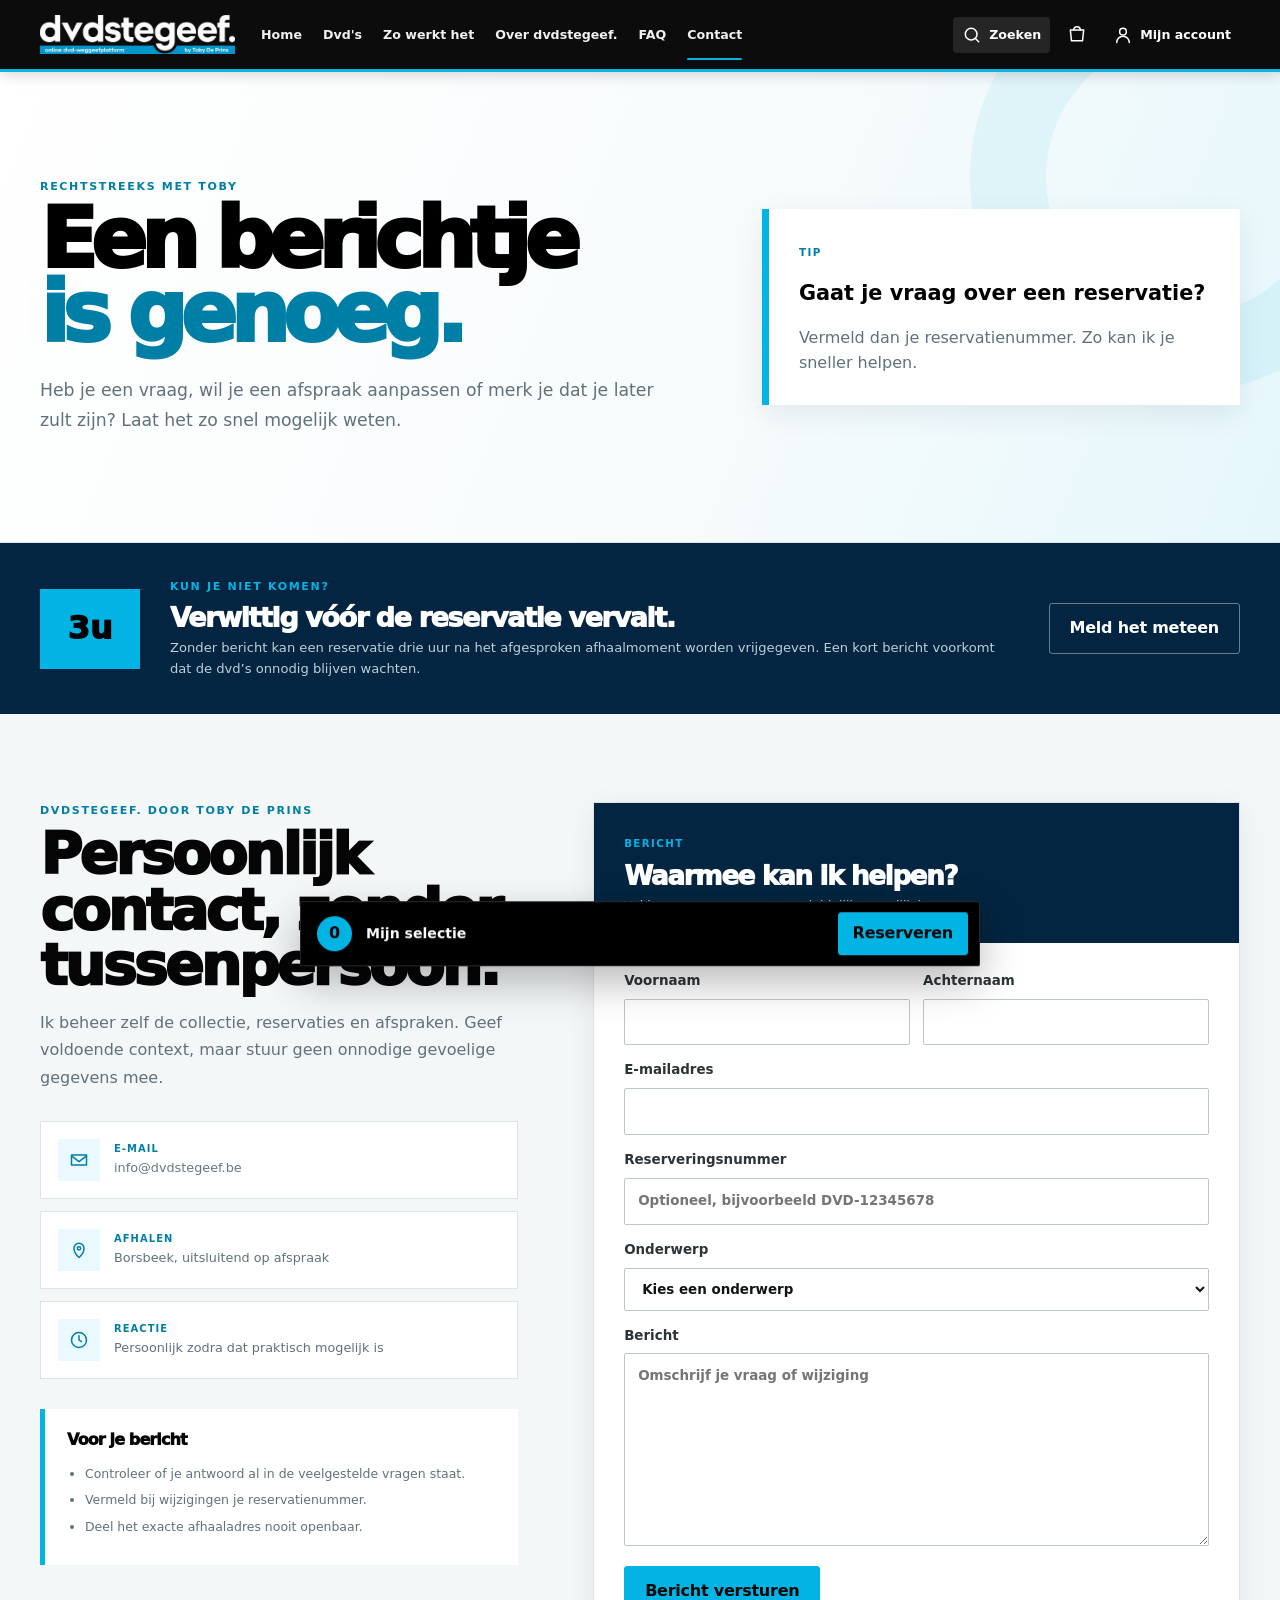
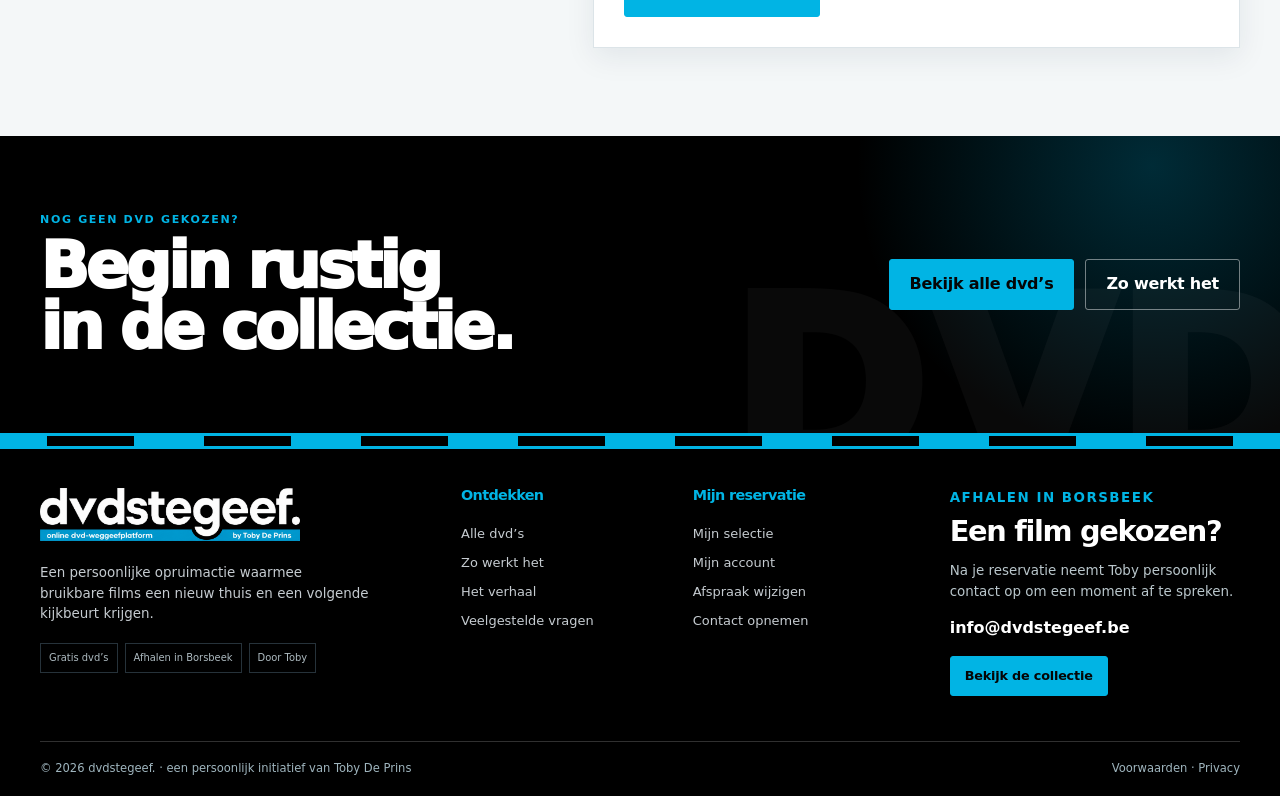
<file: site/contact.html>
<!DOCTYPE html>

<html lang="nl-BE">
<head>
<meta charset="utf-8"/>
<meta content="width=device-width, initial-scale=1" name="viewport"/>
<meta content="#000000" name="theme-color"/>
<meta content="__CSP__" http-equiv="Content-Security-Policy"/>
<meta content="yes" name="apple-mobile-web-app-capable"/>
<meta content="black" name="apple-mobile-web-app-status-bar-style"/>
<meta content="dvdstegeef." name="apple-mobile-web-app-title"/>
<meta content="#000000" name="msapplication-TileColor"/>
<meta content="browserconfig.xml" name="msapplication-config"/>
<meta content="website" property="og:type"/>
<meta content="Contact met Toby | dvdstegeef." property="og:title"/>
<meta content="Neem contact op over een dvd, reservatie, afhaalmoment of verzending." property="og:description"/>
<meta content="dvdstegeef." property="og:site_name"/>
<meta content="assets/social/open-graph-1200x630.png" property="og:image"/>
<meta content="1200" property="og:image:width"/>
<meta content="630" property="og:image:height"/>
<meta content="summary_large_image" name="twitter:card"/>
<meta content="Contact met Toby | dvdstegeef." name="twitter:title"/>
<meta content="Neem contact op over een dvd, reservatie, afhaalmoment of verzending." name="twitter:description"/>
<meta content="assets/social/open-graph-1200x630.png" name="twitter:image"/>
<link href="assets/icons/favicon.ico" rel="icon" type="image/x-icon"/>
<link href="assets/icons/favicon-16x16.png" rel="icon" sizes="16x16" type="image/png"/>
<link href="assets/icons/favicon-32x32.png" rel="icon" sizes="32x32" type="image/png"/>
<link href="assets/icons/favicon-48x48.png" rel="icon" sizes="48x48" type="image/png"/>
<link href="assets/icons/apple-touch-icon.png" rel="apple-touch-icon" sizes="180x180"/>
<link href="site.webmanifest" rel="manifest"/>
<meta content="Neem contact op over een dvd, reservatie, afhaalmoment of verzending." name="description"/>
<title>Contact met Toby | dvdstegeef.</title>
<link href="css/site.css" rel="stylesheet"/>
<script defer="" src="js/runtime-config.js"></script>
<script defer="" src="js/api-client.js"></script>
<script defer="" src="js/data.js"></script>
<script defer="" src="js/app.js"></script>
<script defer="" src="js/contact.js"></script>
<link href="css/creative-site.css" rel="stylesheet"/><script defer="" src="js/experience.js"></script></head>
<body data-page="contact">
<noscript><div class="noscript-banner">JavaScript is nodig voor zoeken en reserveren.</div></noscript>
<a class="skip-link" href="#main-content">Ga naar de inhoud</a>
<header class="site-header">
<div class="container header-inner">
<a aria-label="dvdstegeef., home" class="brand" href="index.html"><img alt="dvdstegeef. – online dvd-weggeefplatform door Toby De Prins" class="site-logo site-logo-wordmark" src="assets/brand/logo-elements-transparent.png"/></a>
<button aria-controls="main-navigation" aria-expanded="false" class="menu-toggle" type="button">
<span></span><span></span><span></span>
<span class="sr-only">Menu openen</span>
</button>
<nav aria-label="Hoofdnavigatie" class="main-nav" id="main-navigation"><a href="index.html">Home</a><a href="dvds.html">Dvd's</a><a href="how-it-works.html">Zo werkt het</a><a href="about.html">Over dvdstegeef.</a><a href="faq.html">FAQ</a><a aria-current="page" class="active" href="contact.html">Contact</a></nav>
<div class="header-actions">
<a aria-label="Dvd's zoeken" class="header-search" href="dvds.html">
<svg aria-hidden="true" viewbox="0 0 24 24">
<circle cx="11" cy="11" r="7"></circle>
<path d="m20 20-3.6-3.6"></path>
</svg>
<span>Zoeken</span>
</a>
<a aria-label="Mijn selectie" class="reservation-link" href="reservation.html">
<svg aria-hidden="true" viewbox="0 0 24 24">
<path d="M4 6h16l-1.4 13H5.4L4 6Z"></path>
<path d="M8 6a4 4 0 0 1 8 0"></path>
</svg>
<span class="reservation-count" data-reservation-count="">0</span>
</a>
<a aria-label="Mijn account" class="login-link" href="account.html">
<svg aria-hidden="true" viewbox="0 0 24 24">
<circle cx="12" cy="8" r="4"></circle>
<path d="M4.5 21a7.5 7.5 0 0 1 15 0"></path>
</svg>
<span>Mijn account</span>
</a>
</div>
</div>
</header>
<main class="experience-page experience-contact" id="main-content">
<section class="editorial-hero editorial-hero--contact"><div aria-hidden="true" class="editorial-hero__shape"></div><div class="container editorial-hero__grid"><div><p class="eyebrow">Rechtstreeks met Toby</p><h1>Een berichtje<br/><span>is genoeg.</span></h1><p>Heb je een vraag, wil je een afspraak aanpassen of merk je dat je later zult zijn? Laat het zo snel mogelijk weten.</p></div><div class="contact-hero-note"><span>TIP</span><strong>Gaat je vraag over een reservatie?</strong><p>Vermeld dan je reservatienummer. Zo kan ik je sneller helpen.</p></div></div></section>
<section class="contact-urgent"><div class="container contact-urgent__grid"><div class="contact-urgent__clock">3u</div><div><p class="section-kicker">Kun je niet komen?</p><h2>Verwittig vóór de reservatie vervalt.</h2><p>Zonder bericht kan een reservatie drie uur na het afgesproken afhaalmoment worden vrijgegeven. Een kort bericht voorkomt dat de dvd’s onnodig blijven wachten.</p></div><a class="secondary-button" href="mailto:info@dvdstegeef.be?subject=Ik%20kan%20niet%20komen">Meld het meteen</a></div></section>
<section class="contact-section contact-section--creative"><div class="container contact-grid contact-grid--creative"><div class="contact-info"><p class="section-kicker">dvdstegeef. door Toby De Prins</p><h2>Persoonlijk contact, zonder tussenpersoon.</h2><p>Ik beheer zelf de collectie, reservaties en afspraken. Geef voldoende context, maar stuur geen onnodige gevoelige gegevens mee.</p><div class="contact-cards contact-cards--creative"><article><span><svg viewbox="0 0 24 24"><path d="M3 6h18v12H3z"></path><path d="m3 7 9 7 9-7"></path></svg></span><div><small>E-mail</small><a href="mailto:info@dvdstegeef.be">info@dvdstegeef.be</a></div></article><article><span><svg viewbox="0 0 24 24"><path d="M12 21s6-5.1 6-11a6 6 0 1 0-12 0c0 5.9 6 11 6 11Z"></path><circle cx="12" cy="10" r="2"></circle></svg></span><div><small>Afhalen</small><p>Borsbeek, uitsluitend op afspraak</p></div></article><article><span><svg viewbox="0 0 24 24"><circle cx="12" cy="12" r="9"></circle><path d="M12 7v5l3 2"></path></svg></span><div><small>Reactie</small><p>Persoonlijk zodra dat praktisch mogelijk is</p></div></article></div><div class="contact-mini-faq"><h3>Voor je bericht</h3><ul><li>Controleer of je antwoord al in de <a href="faq.html">veelgestelde vragen</a> staat.</li><li>Vermeld bij wijzigingen je reservatienummer.</li><li>Deel het exacte afhaaladres nooit openbaar.</li></ul></div></div><form class="form-card form-card--editorial demo-form" data-success-message="Bedankt! Je bericht is in deze demo verwerkt."><div class="form-card__header"><span>BERICHT</span><h2>Waarmee kan ik helpen?</h2><p>Vul je gegevens en vraag zo duidelijk mogelijk in.</p></div><div class="form-grid two"><label>Voornaam<input name="firstName" required=""/></label><label>Achternaam<input name="lastName" required=""/></label></div><label>E-mailadres<input name="email" required="" type="email"/></label><label>Reserveringsnummer<input name="reservationCode" placeholder="Optioneel, bijvoorbeeld DVD-12345678"/></label><label>Onderwerp<select name="subject" required=""><option value="">Kies een onderwerp</option><option>Vraag over een dvd</option><option>Vraag over mijn reservering</option><option>Ik ben later of kan niet komen</option><option>Afhaalmoment wijzigen</option><option>Verzending aanvragen</option><option>Reservering annuleren zonder account</option><option>Anders</option></select></label><label>Bericht<textarea name="message" placeholder="Omschrijf je vraag of wijziging" required="" rows="8"></textarea></label><button class="primary-button" type="submit">Bericht versturen</button></form></div></section>
<section class="final-cta final-cta--compact"><div class="container final-cta__grid"><div><p class="section-kicker">Nog geen dvd gekozen?</p><h2>Begin rustig in de collectie.</h2></div><div class="final-cta__actions"><a class="primary-button" href="dvds.html">Bekijk alle dvd’s</a><a class="secondary-button secondary-button--dark" href="how-it-works.html">Zo werkt het</a></div></div></section>
</main>
<footer class="site-footer">
<div aria-hidden="true" class="footer-filmstrip"><span></span><span></span><span></span><span></span><span></span><span></span><span></span><span></span></div>
<div class="container footer-grid footer-grid--creative">
<div class="footer-about"><a class="brand footer-brand" href="index.html"><img alt="dvdstegeef. – online dvd-weggeefplatform door Toby De Prins" class="site-logo site-logo-wordmark" src="assets/brand/logo-elements-transparent.png"/></a><p>Een persoonlijke opruimactie waarmee bruikbare films een nieuw thuis en een volgende kijkbeurt krijgen.</p><div class="footer-badges"><span>Gratis dvd’s</span><span>Afhalen in Borsbeek</span><span>Door Toby</span></div></div>
<div class="footer-column"><h2>Ontdekken</h2><a href="dvds.html">Alle dvd’s</a><a href="how-it-works.html">Zo werkt het</a><a href="about.html">Het verhaal</a><a href="faq.html">Veelgestelde vragen</a></div>
<div class="footer-column"><h2>Mijn reservatie</h2><a href="reservation.html">Mijn selectie</a><a href="account.html">Mijn account</a><a href="contact.html">Afspraak wijzigen</a><a href="contact.html">Contact opnemen</a></div>
<div class="footer-contact"><p class="section-kicker">Afhalen in Borsbeek</p><h2>Een film gekozen?</h2><p>Na je reservatie neemt Toby persoonlijk contact op om een moment af te spreken.</p><a class="footer-email" href="mailto:info@dvdstegeef.be">info@dvdstegeef.be</a><a class="primary-button" href="dvds.html">Bekijk de collectie</a></div>
</div>
<div class="container copyright"><span>© 2026 dvdstegeef. · een persoonlijk initiatief van Toby De Prins</span><span><a href="terms.html">Voorwaarden</a> · <a href="privacy.html">Privacy</a></span></div>
</footer>
<div aria-live="polite" class="toast" id="site-toast" role="status"></div>
</body>
</html>
</file>
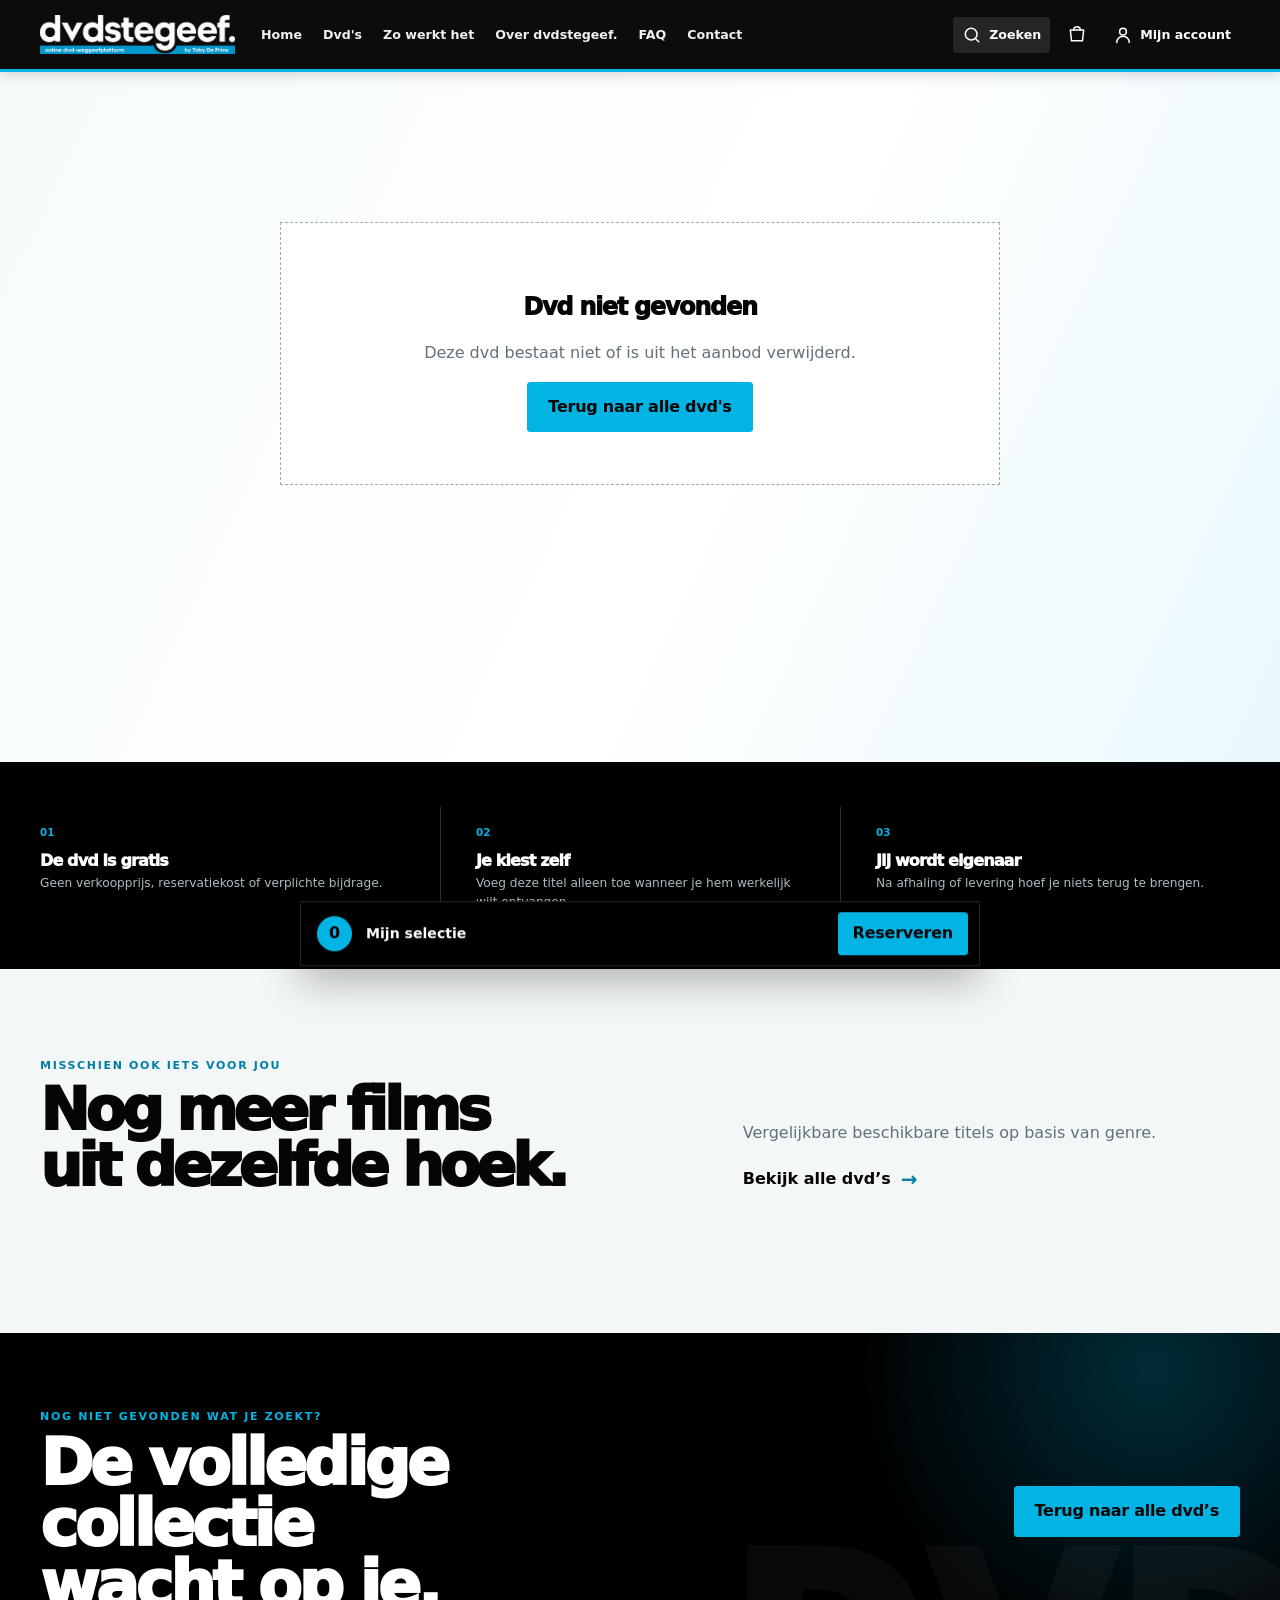
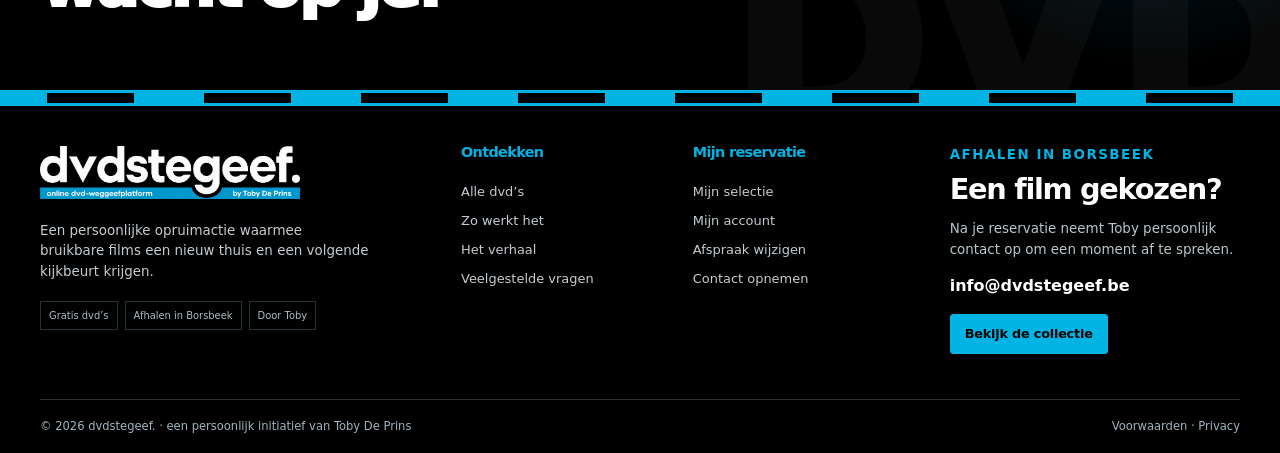
<file: site/dvd.html>
<!DOCTYPE html>

<html lang="nl-BE">
<head>
<meta charset="utf-8"/>
<meta content="width=device-width, initial-scale=1" name="viewport"/>
<meta content="#000000" name="theme-color"/>
<meta content="__CSP__" http-equiv="Content-Security-Policy"/>
<meta content="yes" name="apple-mobile-web-app-capable"/>
<meta content="black" name="apple-mobile-web-app-status-bar-style"/>
<meta content="dvdstegeef." name="apple-mobile-web-app-title"/>
<meta content="#000000" name="msapplication-TileColor"/>
<meta content="browserconfig.xml" name="msapplication-config"/>
<meta content="website" property="og:type"/>
<meta content="Dvd bekijken | dvdstegeef." property="og:title"/>
<meta content="Bekijk de details van een beschikbare dvd." property="og:description"/>
<meta content="dvdstegeef." property="og:site_name"/>
<meta content="assets/social/open-graph-1200x630.png" property="og:image"/>
<meta content="1200" property="og:image:width"/>
<meta content="630" property="og:image:height"/>
<meta content="summary_large_image" name="twitter:card"/>
<meta content="Dvd bekijken | dvdstegeef." name="twitter:title"/>
<meta content="Bekijk de details van een beschikbare dvd." name="twitter:description"/>
<meta content="assets/social/open-graph-1200x630.png" name="twitter:image"/>
<link href="assets/icons/favicon.ico" rel="icon" type="image/x-icon"/>
<link href="assets/icons/favicon-16x16.png" rel="icon" sizes="16x16" type="image/png"/>
<link href="assets/icons/favicon-32x32.png" rel="icon" sizes="32x32" type="image/png"/>
<link href="assets/icons/favicon-48x48.png" rel="icon" sizes="48x48" type="image/png"/>
<link href="assets/icons/apple-touch-icon.png" rel="apple-touch-icon" sizes="180x180"/>
<link href="site.webmanifest" rel="manifest"/>
<meta content="Bekijk de details van een beschikbare dvd." name="description"/>
<title>Dvd bekijken | dvdstegeef.</title>
<link href="css/site.css" rel="stylesheet"/>
<script defer="" src="js/runtime-config.js"></script>
<script defer="" src="js/api-client.js"></script>
<script defer="" src="js/data.js"></script>
<script defer="" src="js/app.js"></script>
<script defer="" src="js/detail.js"></script>
<link href="css/creative-site.css" rel="stylesheet"/><script defer="" src="js/experience.js"></script></head>
<body data-page="dvds">
<noscript><div class="noscript-banner">JavaScript is nodig voor zoeken en reserveren.</div></noscript>
<a class="skip-link" href="#main-content">Ga naar de inhoud</a>
<header class="site-header">
<div class="container header-inner">
<a aria-label="dvdstegeef., home" class="brand" href="index.html"><img alt="dvdstegeef. – online dvd-weggeefplatform door Toby De Prins" class="site-logo site-logo-wordmark" src="assets/brand/logo-elements-transparent.png"/></a>
<button aria-controls="main-navigation" aria-expanded="false" class="menu-toggle" type="button">
<span></span><span></span><span></span>
<span class="sr-only">Menu openen</span>
</button>
<nav aria-label="Hoofdnavigatie" class="main-nav" id="main-navigation"><a href="index.html">Home</a><a href="dvds.html">Dvd's</a><a href="how-it-works.html">Zo werkt het</a><a href="about.html">Over dvdstegeef.</a><a href="faq.html">FAQ</a><a href="contact.html">Contact</a></nav>
<div class="header-actions">
<a aria-label="Dvd's zoeken" class="header-search" href="dvds.html">
<svg aria-hidden="true" viewbox="0 0 24 24">
<circle cx="11" cy="11" r="7"></circle>
<path d="m20 20-3.6-3.6"></path>
</svg>
<span>Zoeken</span>
</a>
<a aria-label="Mijn selectie" class="reservation-link" href="reservation.html">
<svg aria-hidden="true" viewbox="0 0 24 24">
<path d="M4 6h16l-1.4 13H5.4L4 6Z"></path>
<path d="M8 6a4 4 0 0 1 8 0"></path>
</svg>
<span class="reservation-count" data-reservation-count="">0</span>
</a>
<a aria-label="Mijn account" class="login-link" href="account.html">
<svg aria-hidden="true" viewbox="0 0 24 24">
<circle cx="12" cy="8" r="4"></circle>
<path d="M4.5 21a7.5 7.5 0 0 1 15 0"></path>
</svg>
<span>Mijn account</span>
</a>
</div>
</div>
</header>
<main class="experience-page experience-detail" id="main-content">
<section class="detail-section detail-section--creative" id="dvd-detail"><div class="container detail-loading"><p class="eyebrow">Even geduld</p><h1>Dvd-detail laden…</h1></div></section>
<section class="detail-promise"><div class="container detail-promise__grid"><article><span>01</span><h3>De dvd is gratis</h3><p>Geen verkoopprijs, reservatiekost of verplichte bijdrage.</p></article><article><span>02</span><h3>Je kiest zelf</h3><p>Voeg deze titel alleen toe wanneer je hem werkelijk wilt ontvangen.</p></article><article><span>03</span><h3>Jij wordt eigenaar</h3><p>Na afhaling of levering hoef je niets terug te brengen.</p></article></div></section>
<section class="section related-section related-section--creative"><div class="container"><div class="editorial-heading"><div><p class="section-kicker">Misschien ook iets voor jou</p><h2>Nog meer films uit dezelfde hoek.</h2></div><div><p>Vergelijkbare beschikbare titels op basis van genre.</p><a class="editorial-link" href="dvds.html">Bekijk alle dvd’s <span>→</span></a></div></div><div class="related-grid" id="related-grid"></div></div></section>
<section class="final-cta final-cta--compact"><div class="container final-cta__grid"><div><p class="section-kicker">Nog niet gevonden wat je zoekt?</p><h2>De volledige collectie wacht op je.</h2></div><div class="final-cta__actions"><a class="primary-button" href="dvds.html">Terug naar alle dvd’s</a></div></div></section>
</main>
<footer class="site-footer">
<div aria-hidden="true" class="footer-filmstrip"><span></span><span></span><span></span><span></span><span></span><span></span><span></span><span></span></div>
<div class="container footer-grid footer-grid--creative">
<div class="footer-about"><a class="brand footer-brand" href="index.html"><img alt="dvdstegeef. – online dvd-weggeefplatform door Toby De Prins" class="site-logo site-logo-wordmark" src="assets/brand/logo-elements-transparent.png"/></a><p>Een persoonlijke opruimactie waarmee bruikbare films een nieuw thuis en een volgende kijkbeurt krijgen.</p><div class="footer-badges"><span>Gratis dvd’s</span><span>Afhalen in Borsbeek</span><span>Door Toby</span></div></div>
<div class="footer-column"><h2>Ontdekken</h2><a href="dvds.html">Alle dvd’s</a><a href="how-it-works.html">Zo werkt het</a><a href="about.html">Het verhaal</a><a href="faq.html">Veelgestelde vragen</a></div>
<div class="footer-column"><h2>Mijn reservatie</h2><a href="reservation.html">Mijn selectie</a><a href="account.html">Mijn account</a><a href="contact.html">Afspraak wijzigen</a><a href="contact.html">Contact opnemen</a></div>
<div class="footer-contact"><p class="section-kicker">Afhalen in Borsbeek</p><h2>Een film gekozen?</h2><p>Na je reservatie neemt Toby persoonlijk contact op om een moment af te spreken.</p><a class="footer-email" href="mailto:info@dvdstegeef.be">info@dvdstegeef.be</a><a class="primary-button" href="dvds.html">Bekijk de collectie</a></div>
</div>
<div class="container copyright"><span>© 2026 dvdstegeef. · een persoonlijk initiatief van Toby De Prins</span><span><a href="terms.html">Voorwaarden</a> · <a href="privacy.html">Privacy</a></span></div>
</footer>
<div aria-live="polite" class="toast" id="site-toast" role="status"></div>
</body>
</html>
</file>
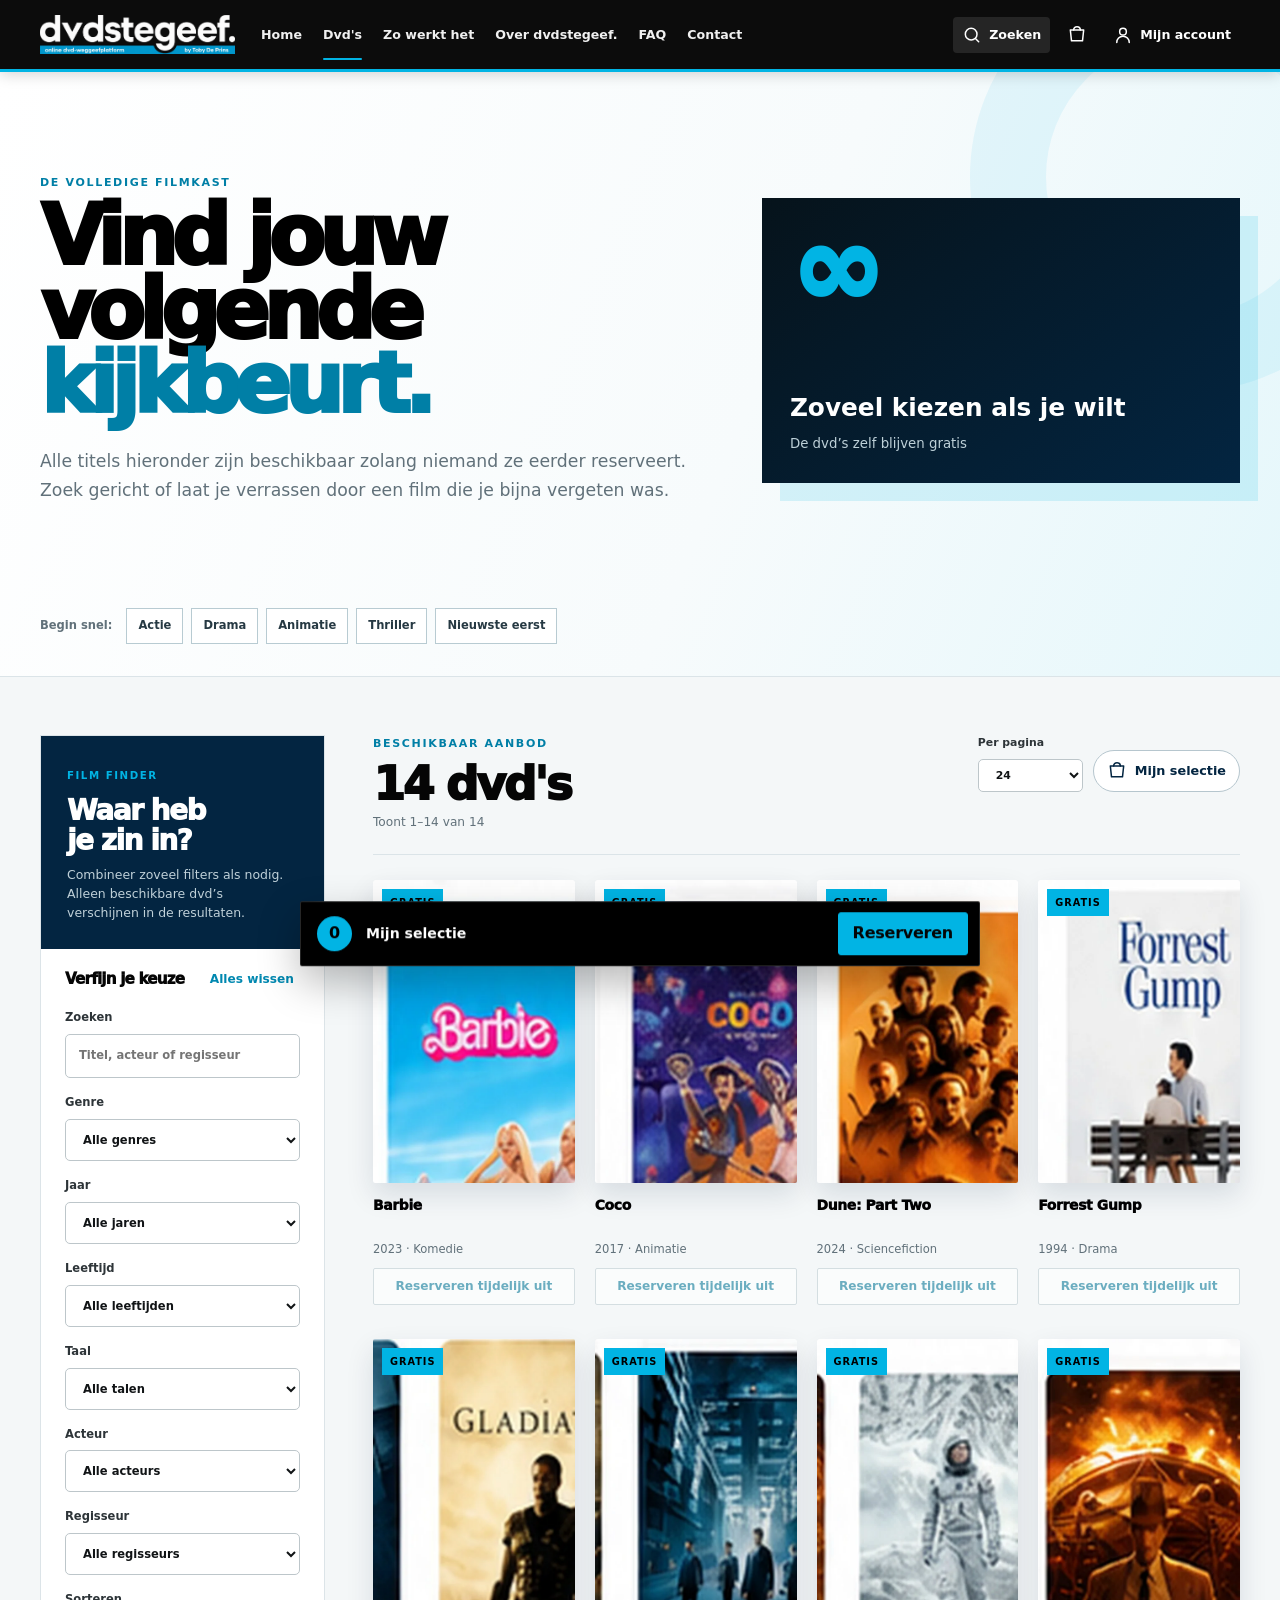
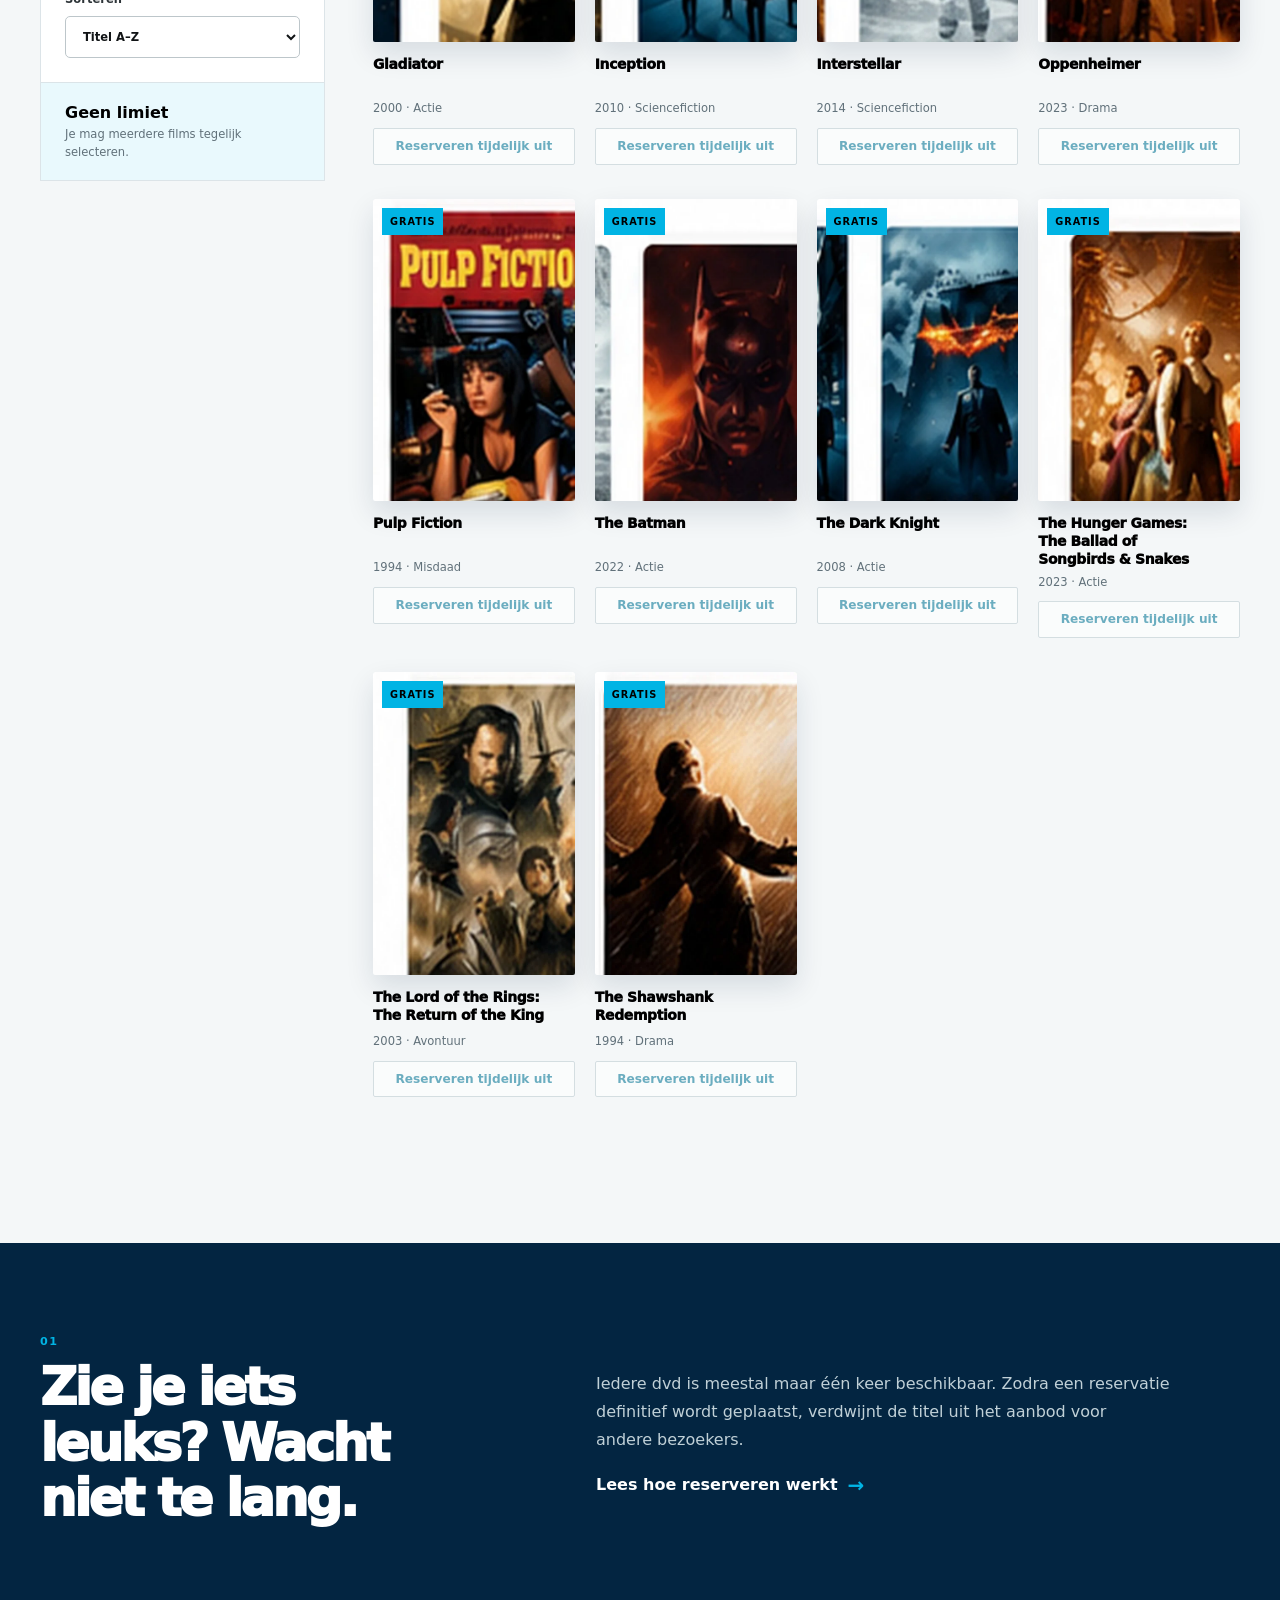
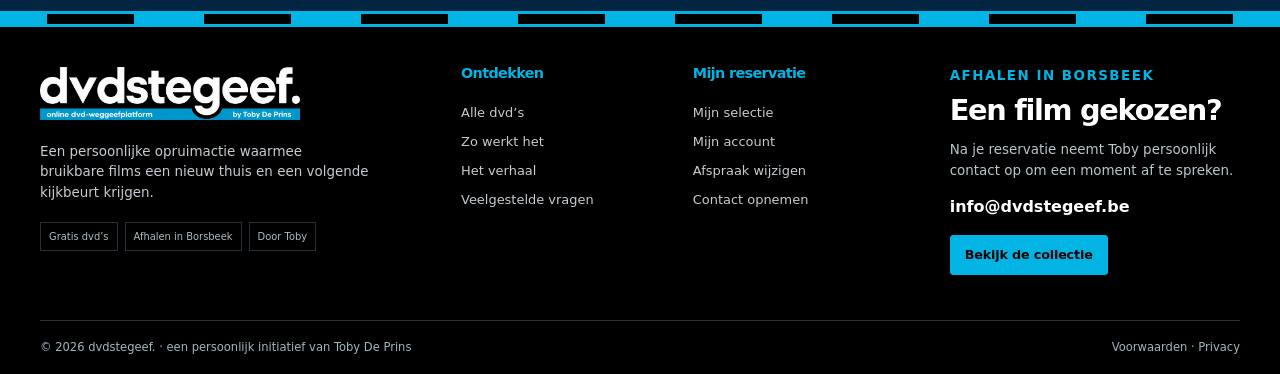
<file: site/dvds.html>
<!DOCTYPE html>

<html lang="nl-BE">
<head>
<meta charset="utf-8"/>
<meta content="width=device-width, initial-scale=1" name="viewport"/>
<meta content="#000000" name="theme-color"/>
<meta content="__CSP__" http-equiv="Content-Security-Policy"/>
<meta content="yes" name="apple-mobile-web-app-capable"/>
<meta content="black" name="apple-mobile-web-app-status-bar-style"/>
<meta content="dvdstegeef." name="apple-mobile-web-app-title"/>
<meta content="#000000" name="msapplication-TileColor"/>
<meta content="browserconfig.xml" name="msapplication-config"/>
<meta content="website" property="og:type"/>
<meta content="Alle dvd’s | dvdstegeef." property="og:title"/>
<meta content="Zoek en filter beschikbare dvd’s op titel, genre, jaar, taal, acteur of regisseur." property="og:description"/>
<meta content="dvdstegeef." property="og:site_name"/>
<meta content="assets/social/open-graph-1200x630.png" property="og:image"/>
<meta content="1200" property="og:image:width"/>
<meta content="630" property="og:image:height"/>
<meta content="summary_large_image" name="twitter:card"/>
<meta content="Alle dvd’s | dvdstegeef." name="twitter:title"/>
<meta content="Zoek en filter beschikbare dvd’s op titel, genre, jaar, taal, acteur of regisseur." name="twitter:description"/>
<meta content="assets/social/open-graph-1200x630.png" name="twitter:image"/>
<link href="assets/icons/favicon.ico" rel="icon" type="image/x-icon"/>
<link href="assets/icons/favicon-16x16.png" rel="icon" sizes="16x16" type="image/png"/>
<link href="assets/icons/favicon-32x32.png" rel="icon" sizes="32x32" type="image/png"/>
<link href="assets/icons/favicon-48x48.png" rel="icon" sizes="48x48" type="image/png"/>
<link href="assets/icons/apple-touch-icon.png" rel="apple-touch-icon" sizes="180x180"/>
<link href="site.webmanifest" rel="manifest"/>
<meta content="Zoek en filter beschikbare dvd’s op titel, genre, jaar, taal, acteur of regisseur." name="description"/>
<title>Alle dvd’s | dvdstegeef.</title>
<link href="css/site.css" rel="stylesheet"/>
<script defer="" src="js/runtime-config.js"></script>
<script defer="" src="js/api-client.js"></script>
<script defer="" src="js/data.js"></script>
<script defer="" src="js/app.js"></script>
<script defer="" src="js/catalog.js"></script>
<link href="css/creative-site.css" rel="stylesheet"/><script defer="" src="js/experience.js"></script></head>
<body data-page="dvds">
<noscript><div class="noscript-banner">JavaScript is nodig voor zoeken en reserveren.</div></noscript>
<a class="skip-link" href="#main-content">Ga naar de inhoud</a>
<header class="site-header">
<div class="container header-inner">
<a aria-label="dvdstegeef., home" class="brand" href="index.html"><img alt="dvdstegeef. – online dvd-weggeefplatform door Toby De Prins" class="site-logo site-logo-wordmark" src="assets/brand/logo-elements-transparent.png"/></a>
<button aria-controls="main-navigation" aria-expanded="false" class="menu-toggle" type="button">
<span></span><span></span><span></span>
<span class="sr-only">Menu openen</span>
</button>
<nav aria-label="Hoofdnavigatie" class="main-nav" id="main-navigation"><a href="index.html">Home</a><a aria-current="page" class="active" href="dvds.html">Dvd's</a><a href="how-it-works.html">Zo werkt het</a><a href="about.html">Over dvdstegeef.</a><a href="faq.html">FAQ</a><a href="contact.html">Contact</a></nav>
<div class="header-actions">
<a aria-label="Dvd's zoeken" class="header-search" href="dvds.html">
<svg aria-hidden="true" viewbox="0 0 24 24">
<circle cx="11" cy="11" r="7"></circle>
<path d="m20 20-3.6-3.6"></path>
</svg>
<span>Zoeken</span>
</a>
<a aria-label="Mijn selectie" class="reservation-link" href="reservation.html">
<svg aria-hidden="true" viewbox="0 0 24 24">
<path d="M4 6h16l-1.4 13H5.4L4 6Z"></path>
<path d="M8 6a4 4 0 0 1 8 0"></path>
</svg>
<span class="reservation-count" data-reservation-count="">0</span>
</a>
<a aria-label="Mijn account" class="login-link" href="account.html">
<svg aria-hidden="true" viewbox="0 0 24 24">
<circle cx="12" cy="8" r="4"></circle>
<path d="M4.5 21a7.5 7.5 0 0 1 15 0"></path>
</svg>
<span>Mijn account</span>
</a>
</div>
</div>
</header>
<main class="experience-page experience-catalog" id="main-content">
<section class="editorial-hero editorial-hero--catalog">
<div aria-hidden="true" class="editorial-hero__shape"></div>
<div class="container editorial-hero__grid">
<div data-reveal=""><p class="eyebrow">De volledige filmkast</p><h1>Vind jouw volgende <span>kijkbeurt.</span></h1><p>Alle titels hieronder zijn beschikbaar zolang niemand ze eerder reserveert. Zoek gericht of laat je verrassen door een film die je bijna vergeten was.</p></div>
<div aria-hidden="true" class="catalog-hero-card"><span class="catalog-hero-card__number">∞</span><strong>Zoveel kiezen als je wilt</strong><small>De dvd’s zelf blijven gratis</small></div>
</div>
<div class="quick-discovery container"><span>Begin snel:</span><a href="dvds.html?genre=Actie">Actie</a><a href="dvds.html?genre=Drama">Drama</a><a href="dvds.html?genre=Animatie">Animatie</a><a href="dvds.html?genre=Thriller">Thriller</a><a href="dvds.html?sort=year-desc">Nieuwste eerst</a></div>
</section>
<section class="catalog-section catalog-section--creative" id="filters">
<div class="container">
<button aria-controls="catalog-filter-panel" aria-expanded="false" class="mobile-filter-toggle" id="mobile-filter-toggle" type="button">Open filters en sortering</button>
<div class="catalog-layout">
<aside class="filter-panel filter-panel--editorial" id="catalog-filter-panel">
<div class="filter-intro"><span>FILM FINDER</span><h2>Waar heb je zin in?</h2><p>Combineer zoveel filters als nodig. Alleen beschikbare dvd’s verschijnen in de resultaten.</p></div>
<div class="filter-heading"><h3>Verfijn je keuze</h3><button id="clear-filters" type="button">Alles wissen</button></div>
<form id="catalog-filters">
<label>Zoeken<input name="query" placeholder="Titel, acteur of regisseur" type="search"/></label>
<label>Genre<select name="genre"><option value="">Alle genres</option></select></label>
<label>Jaar<select name="year"><option value="">Alle jaren</option></select></label>
<label>Leeftijd<select name="age"><option value="">Alle leeftijden</option></select></label>
<label>Taal<select name="language"><option value="">Alle talen</option></select></label>
<label>Acteur<select name="actor"><option value="">Alle acteurs</option></select></label>
<label>Regisseur<select name="director"><option value="">Alle regisseurs</option></select></label>
<label>Sorteren<select name="sort"><option value="title-asc">Titel A–Z</option><option value="title-desc">Titel Z–A</option><option value="year-desc">Nieuwste eerst</option><option value="year-asc">Oudste eerst</option></select></label>
</form>
<div class="filter-note"><strong>Geen limiet</strong><span>Je mag meerdere films tegelijk selecteren.</span></div>
</aside>
<div class="catalog-content">
<div class="catalog-toolbar catalog-toolbar--editorial">
<div><p class="section-kicker">Beschikbaar aanbod</p><h2 id="result-count">0 dvd’s</h2><p class="catalog-range" id="catalog-range"></p></div>
<div class="catalog-toolbar-actions"><label class="page-size-label">Per pagina<select aria-label="Aantal dvd's per pagina" id="catalog-page-size"><option value="24">24</option><option value="48">48</option><option value="96">96</option></select></label><a class="reservation-shortcut" href="reservation.html"><svg aria-hidden="true" viewbox="0 0 24 24"><path d="M4 6h16l-1.4 13H5.4L4 6Z"></path><path d="M8 6a4 4 0 0 1 8 0"></path></svg>Mijn selectie <span data-reservation-count="">0</span></a></div>
</div>
<div aria-live="polite" class="active-filter-chips" id="active-filter-chips"></div>
<div class="catalog-grid catalog-grid--editorial" id="catalog-grid"></div>
<div class="empty-state creative-empty" hidden="" id="catalog-empty"><span aria-hidden="true">◌</span><h2>Geen film gevonden</h2><p>Probeer een ruimer zoekwoord of wis één van de filters.</p><button class="secondary-button" id="empty-reset-filters" type="button">Alle filters wissen</button></div>
<nav aria-label="Cataloguspaginering" class="catalog-pagination" id="catalog-pagination"></nav>
</div>
</div>
</div>
</section>
<section class="catalog-footnote"><div class="container catalog-footnote__grid"><div><span class="catalog-footnote__number">01</span><h2>Zie je iets leuks? Wacht niet te lang.</h2></div><div><p>Iedere dvd is meestal maar één keer beschikbaar. Zodra een reservatie definitief wordt geplaatst, verdwijnt de titel uit het aanbod voor andere bezoekers.</p><a class="editorial-link editorial-link--light" href="how-it-works.html">Lees hoe reserveren werkt <span>→</span></a></div></div></section>
</main>
<footer class="site-footer">
<div aria-hidden="true" class="footer-filmstrip"><span></span><span></span><span></span><span></span><span></span><span></span><span></span><span></span></div>
<div class="container footer-grid footer-grid--creative">
<div class="footer-about"><a class="brand footer-brand" href="index.html"><img alt="dvdstegeef. – online dvd-weggeefplatform door Toby De Prins" class="site-logo site-logo-wordmark" src="assets/brand/logo-elements-transparent.png"/></a><p>Een persoonlijke opruimactie waarmee bruikbare films een nieuw thuis en een volgende kijkbeurt krijgen.</p><div class="footer-badges"><span>Gratis dvd’s</span><span>Afhalen in Borsbeek</span><span>Door Toby</span></div></div>
<div class="footer-column"><h2>Ontdekken</h2><a href="dvds.html">Alle dvd’s</a><a href="how-it-works.html">Zo werkt het</a><a href="about.html">Het verhaal</a><a href="faq.html">Veelgestelde vragen</a></div>
<div class="footer-column"><h2>Mijn reservatie</h2><a href="reservation.html">Mijn selectie</a><a href="account.html">Mijn account</a><a href="contact.html">Afspraak wijzigen</a><a href="contact.html">Contact opnemen</a></div>
<div class="footer-contact"><p class="section-kicker">Afhalen in Borsbeek</p><h2>Een film gekozen?</h2><p>Na je reservatie neemt Toby persoonlijk contact op om een moment af te spreken.</p><a class="footer-email" href="mailto:info@dvdstegeef.be">info@dvdstegeef.be</a><a class="primary-button" href="dvds.html">Bekijk de collectie</a></div>
</div>
<div class="container copyright"><span>© 2026 dvdstegeef. · een persoonlijk initiatief van Toby De Prins</span><span><a href="terms.html">Voorwaarden</a> · <a href="privacy.html">Privacy</a></span></div>
</footer>
<div aria-live="polite" class="toast" id="site-toast" role="status"></div>
</body>
</html>
</file>
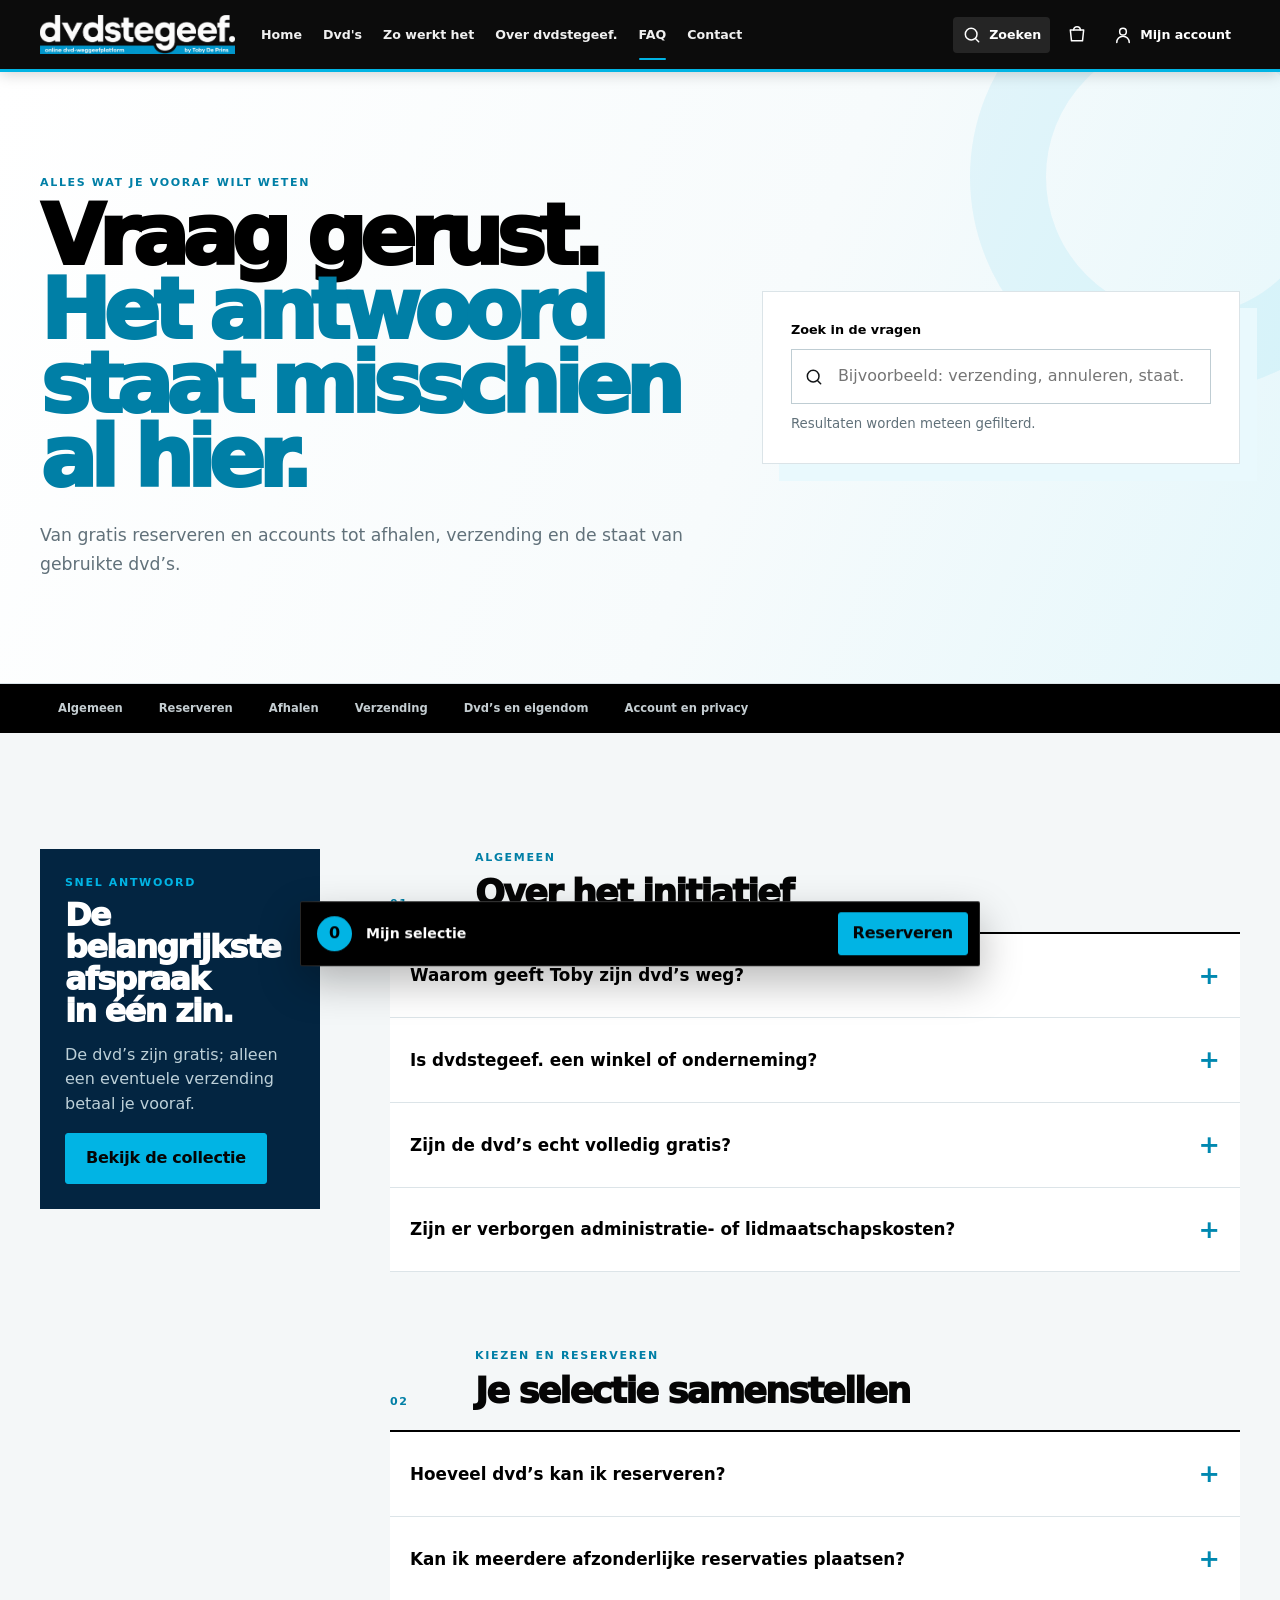
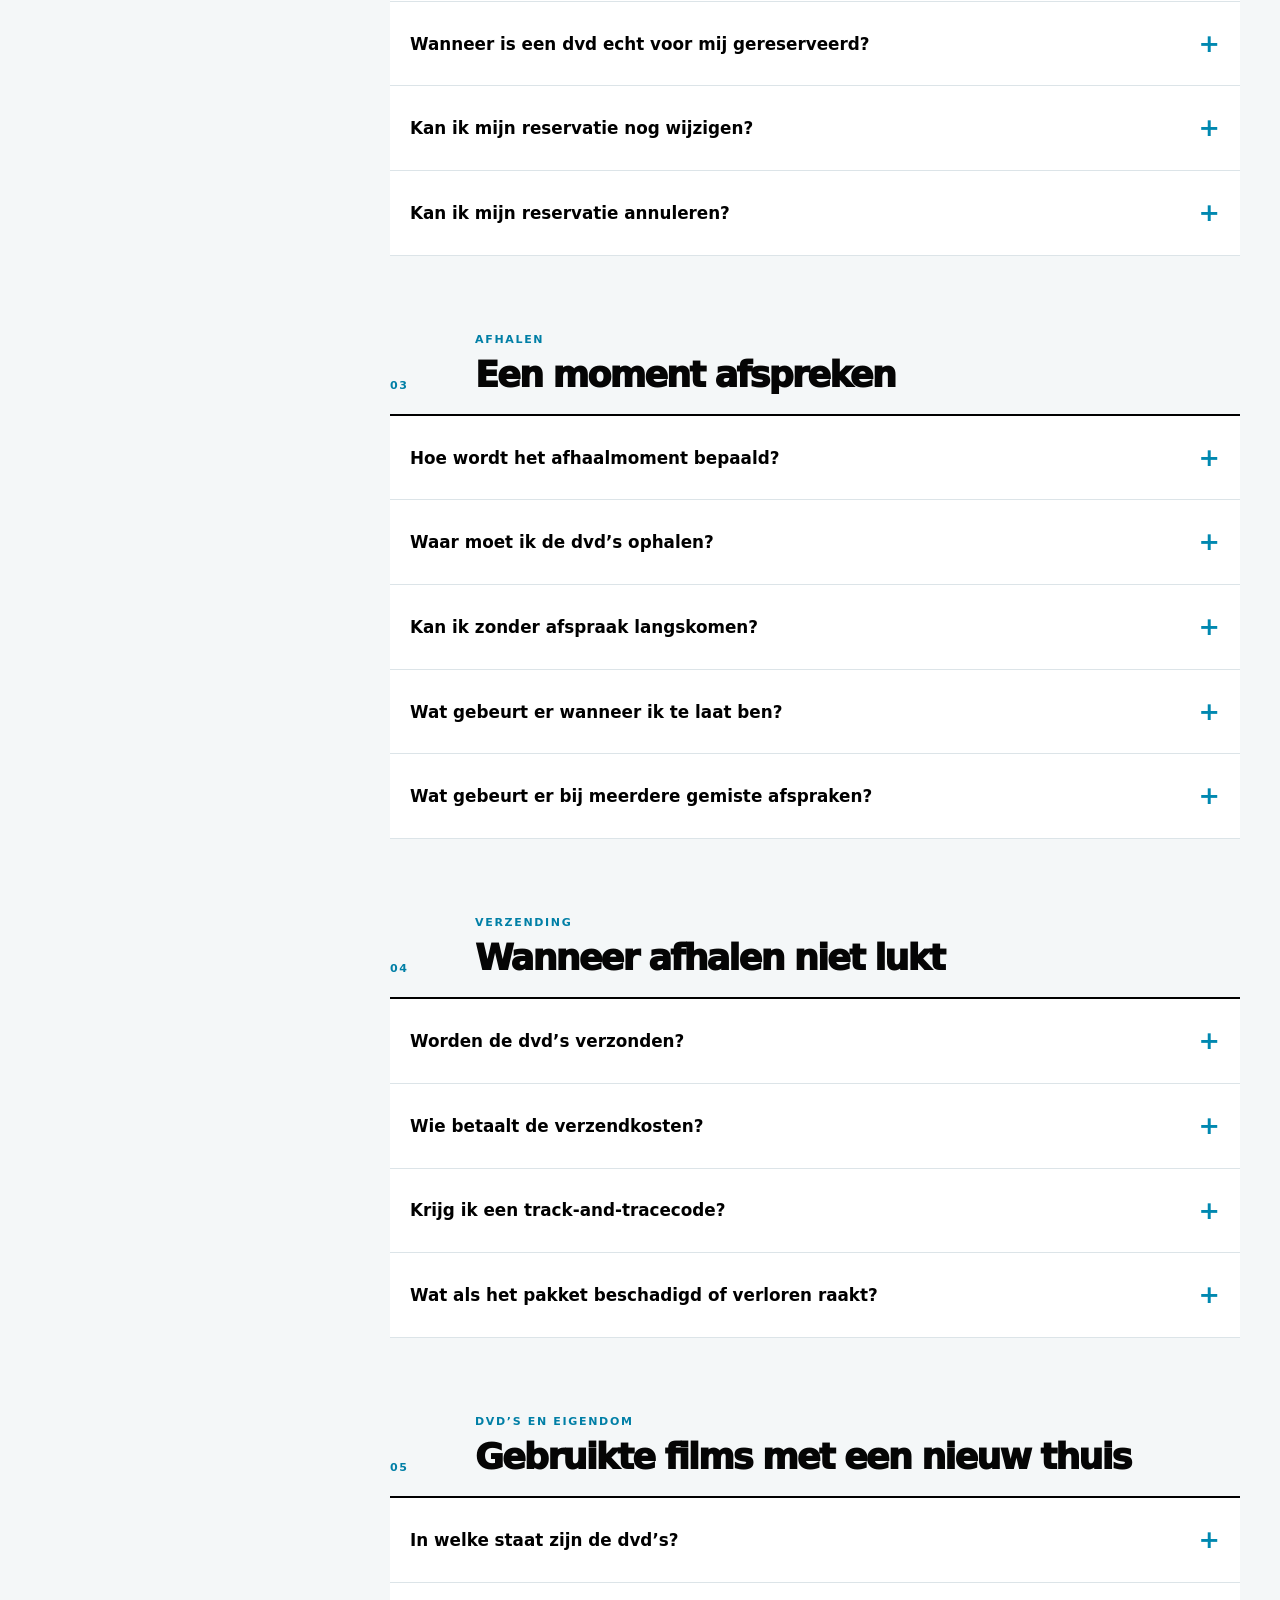
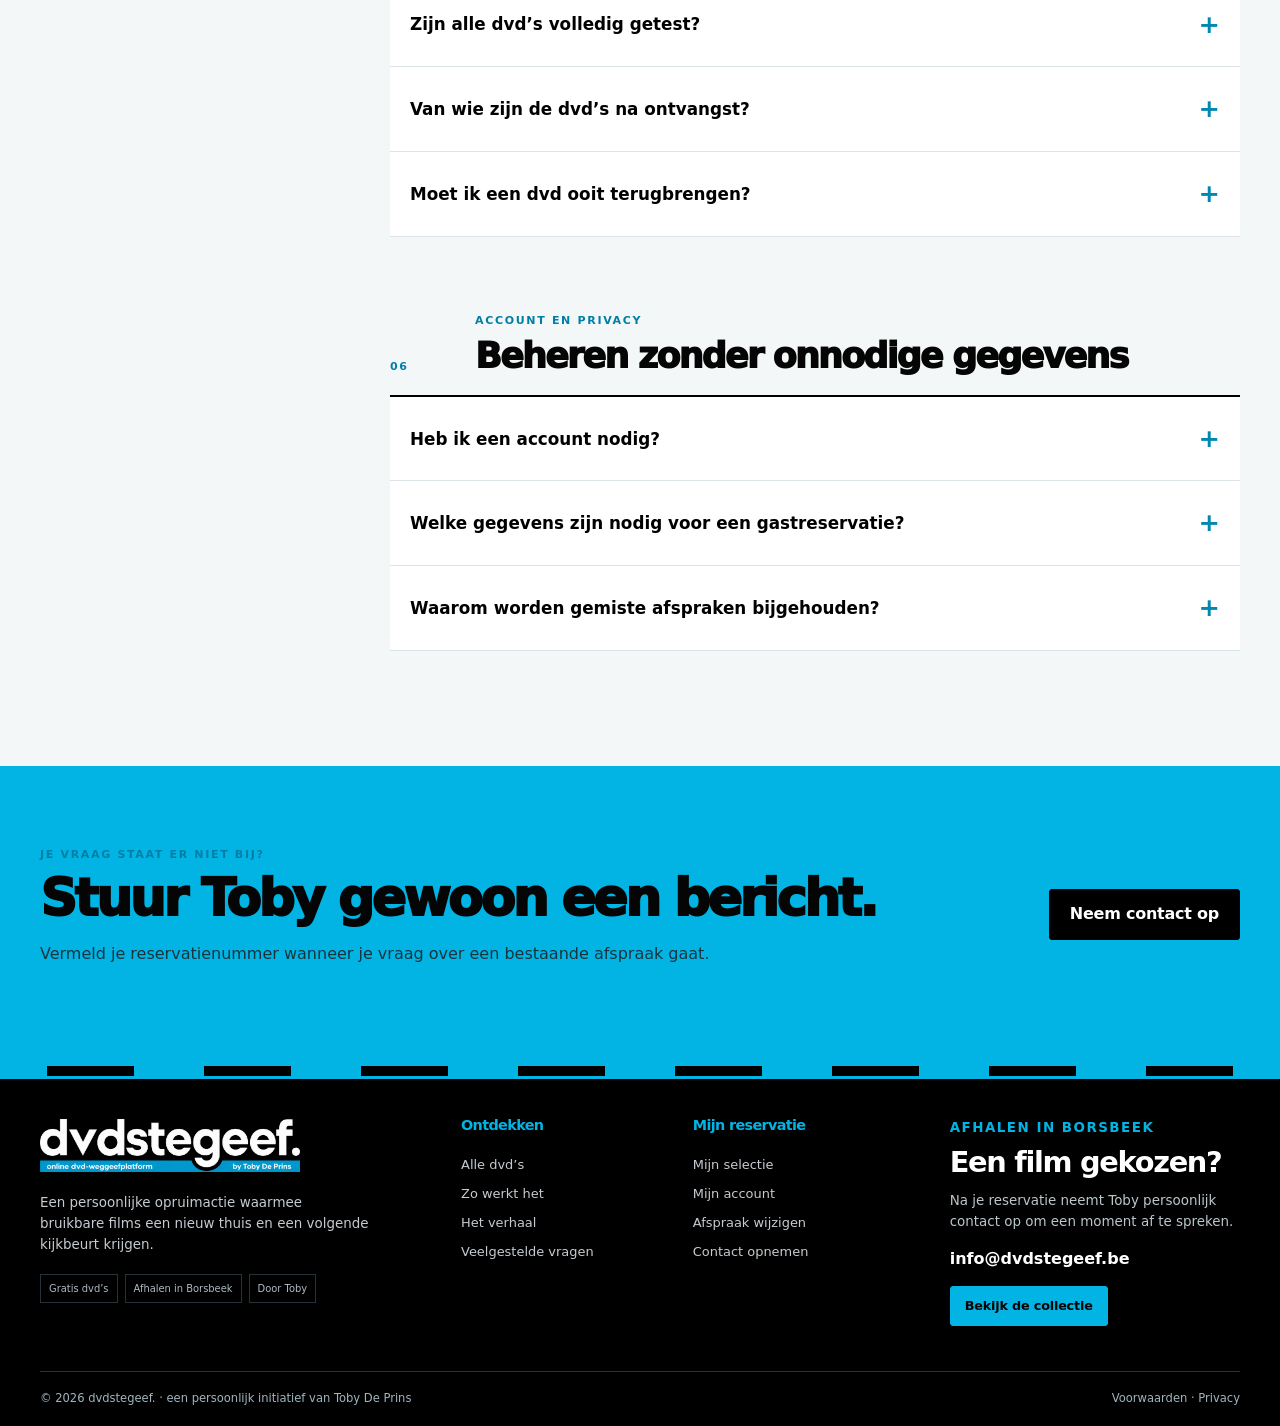
<file: site/faq.html>
<!DOCTYPE html>

<html lang="nl-BE">
<head>
<meta charset="utf-8"/>
<meta content="width=device-width, initial-scale=1" name="viewport"/>
<meta content="#000000" name="theme-color"/>
<meta content="__CSP__" http-equiv="Content-Security-Policy"/>
<meta content="yes" name="apple-mobile-web-app-capable"/>
<meta content="black" name="apple-mobile-web-app-status-bar-style"/>
<meta content="dvdstegeef." name="apple-mobile-web-app-title"/>
<meta content="#000000" name="msapplication-TileColor"/>
<meta content="browserconfig.xml" name="msapplication-config"/>
<meta content="website" property="og:type"/>
<meta content="Veelgestelde vragen | dvdstegeef." property="og:title"/>
<meta content="Antwoorden over gratis dvd’s, reserveren, afhalen, verzending, accounts en privacy." property="og:description"/>
<meta content="dvdstegeef." property="og:site_name"/>
<meta content="assets/social/open-graph-1200x630.png" property="og:image"/>
<meta content="1200" property="og:image:width"/>
<meta content="630" property="og:image:height"/>
<meta content="summary_large_image" name="twitter:card"/>
<meta content="Veelgestelde vragen | dvdstegeef." name="twitter:title"/>
<meta content="Antwoorden over gratis dvd’s, reserveren, afhalen, verzending, accounts en privacy." name="twitter:description"/>
<meta content="assets/social/open-graph-1200x630.png" name="twitter:image"/>
<link href="assets/icons/favicon.ico" rel="icon" type="image/x-icon"/>
<link href="assets/icons/favicon-16x16.png" rel="icon" sizes="16x16" type="image/png"/>
<link href="assets/icons/favicon-32x32.png" rel="icon" sizes="32x32" type="image/png"/>
<link href="assets/icons/favicon-48x48.png" rel="icon" sizes="48x48" type="image/png"/>
<link href="assets/icons/apple-touch-icon.png" rel="apple-touch-icon" sizes="180x180"/>
<link href="site.webmanifest" rel="manifest"/>
<meta content="Antwoorden over gratis dvd’s, reserveren, afhalen, verzending, accounts en privacy." name="description"/>
<title>Veelgestelde vragen | dvdstegeef.</title>
<link href="css/site.css" rel="stylesheet"/>
<script defer="" src="js/runtime-config.js"></script>
<script defer="" src="js/api-client.js"></script>
<script defer="" src="js/data.js"></script>
<script defer="" src="js/app.js"></script>
<script defer="" src="js/forms.js"></script>
<link href="css/creative-site.css" rel="stylesheet"/><script defer="" src="js/experience.js"></script></head>
<body data-page="">
<noscript><div class="noscript-banner">JavaScript is nodig voor zoeken en reserveren.</div></noscript>
<a class="skip-link" href="#main-content">Ga naar de inhoud</a>
<header class="site-header">
<div class="container header-inner">
<a aria-label="dvdstegeef., home" class="brand" href="index.html"><img alt="dvdstegeef. – online dvd-weggeefplatform door Toby De Prins" class="site-logo site-logo-wordmark" src="assets/brand/logo-elements-transparent.png"/></a>
<button aria-controls="main-navigation" aria-expanded="false" class="menu-toggle" type="button">
<span></span><span></span><span></span>
<span class="sr-only">Menu openen</span>
</button>
<nav aria-label="Hoofdnavigatie" class="main-nav" id="main-navigation"><a href="index.html">Home</a><a href="dvds.html">Dvd's</a><a href="how-it-works.html">Zo werkt het</a><a href="about.html">Over dvdstegeef.</a><a aria-current="page" class="active" href="faq.html">FAQ</a><a href="contact.html">Contact</a></nav>
<div class="header-actions">
<a aria-label="Dvd's zoeken" class="header-search" href="dvds.html">
<svg aria-hidden="true" viewbox="0 0 24 24">
<circle cx="11" cy="11" r="7"></circle>
<path d="m20 20-3.6-3.6"></path>
</svg>
<span>Zoeken</span>
</a>
<a aria-label="Mijn reservering" class="reservation-link" href="reservation.html">
<svg aria-hidden="true" viewbox="0 0 24 24">
<path d="M4 6h16l-1.4 13H5.4L4 6Z"></path>
<path d="M8 6a4 4 0 0 1 8 0"></path>
</svg>
<span class="reservation-count" data-reservation-count="">0</span>
</a>
<a aria-label="Mijn account" class="login-link" href="account.html">
<svg aria-hidden="true" viewbox="0 0 24 24">
<circle cx="12" cy="8" r="4"></circle>
<path d="M4.5 21a7.5 7.5 0 0 1 15 0"></path>
</svg>
<span>Mijn account</span>
</a>
</div>
</div>
</header>
<main class="experience-page experience-faq" id="main-content">
<section class="editorial-hero editorial-hero--faq"><div aria-hidden="true" class="editorial-hero__shape"></div><div class="container editorial-hero__grid"><div><p class="eyebrow">Alles wat je vooraf wilt weten</p><h1>Vraag gerust.<br/><span>Het antwoord staat misschien al hier.</span></h1><p>Van gratis reserveren en accounts tot afhalen, verzending en de staat van gebruikte dvd’s.</p></div><div class="faq-search-card"><label for="faq-search">Zoek in de vragen</label><div><svg aria-hidden="true" viewbox="0 0 24 24"><circle cx="11" cy="11" r="7"></circle><path d="m20 20-3.6-3.6"></path></svg><input id="faq-search" placeholder="Bijvoorbeeld: verzending, annuleren, staat…" type="search"/></div><small>Resultaten worden meteen gefilterd.</small></div></div></section>
<section class="faq-nav"><div class="container"><a href="#algemeen">Algemeen</a><a href="#reserveren">Reserveren</a><a href="#afhalen">Afhalen</a><a href="#verzenden">Verzending</a><a href="#dvd-staat">Dvd’s en eigendom</a><a href="#privacy-account">Account en privacy</a></div></section>
<section class="faq-section faq-section--creative"><div class="container faq-layout"><aside class="faq-aside"><p class="section-kicker">Snel antwoord</p><h2>De belangrijkste afspraak in één zin.</h2><p>De dvd’s zijn gratis; alleen een eventuele verzending betaal je vooraf.</p><a class="primary-button" href="dvds.html">Bekijk de collectie</a></aside><div class="faq-groups" id="faq-groups">
<section class="faq-group" id="algemeen"><div class="faq-group__heading"><span>01</span><div><p class="section-kicker">Algemeen</p><h2>Over het initiatief</h2></div></div><div class="faq-list">
<article class="faq-item"><button aria-expanded="false" data-accordion-button="" type="button"><span>Waarom geeft Toby zijn dvd’s weg?</span><b>+</b></button><div class="faq-answer"><p>Ik wil mijn persoonlijke dvd-collectie opruimen zonder bruikbare films zomaar weg te gooien. Via dvdstegeef. kan iedere film rechtstreeks terechtkomen bij iemand die hem nog wil bekijken of bewaren.</p></div></article>
<article class="faq-item"><button aria-expanded="false" data-accordion-button="" type="button"><span>Is dvdstegeef. een winkel of onderneming?</span><b>+</b></button><div class="faq-answer"><p>Nee. Het is een persoonlijk en niet-commercieel weggeefinitiatief. De aangeboden dvd’s komen uit Toby’s eigen collectie en worden gratis overgedragen.</p></div></article>
<article class="faq-item"><button aria-expanded="false" data-accordion-button="" type="button"><span>Zijn de dvd’s echt volledig gratis?</span><b>+</b></button><div class="faq-answer"><p>Ja. Voor de dvd’s, je selectie en je reservatie wordt niets aangerekend. Bij gratis afhaling in Borsbeek betaal je helemaal niets. Alleen wanneer je om verzending vraagt, betaal je vooraf de afgesproken werkelijke kosten.</p></div></article>
<article class="faq-item"><button aria-expanded="false" data-accordion-button="" type="button"><span>Zijn er verborgen administratie- of lidmaatschapskosten?</span><b>+</b></button><div class="faq-answer"><p>Nee. Er zijn geen reservatiekosten, administratiekosten, abonnementen of verplichte bijdragen.</p></div></article>
</div></section>
<section class="faq-group" id="reserveren"><div class="faq-group__heading"><span>02</span><div><p class="section-kicker">Kiezen en reserveren</p><h2>Je selectie samenstellen</h2></div></div><div class="faq-list">
<article class="faq-item"><button aria-expanded="false" data-accordion-button="" type="button"><span>Hoeveel dvd’s kan ik reserveren?</span><b>+</b></button><div class="faq-answer"><p>Er geldt geen vaste limiet. Je mag één dvd kiezen of meerdere titels tegelijk reserveren. Kies alleen films die je werkelijk wilt ophalen of ontvangen.</p></div></article>
<article class="faq-item"><button aria-expanded="false" data-accordion-button="" type="button"><span>Kan ik meerdere afzonderlijke reservaties plaatsen?</span><b>+</b></button><div class="faq-answer"><p>Ja. Je mag meerdere reservaties plaatsen. Een account is dan handig om het overzicht te bewaren, maar blijft optioneel.</p></div></article>
<article class="faq-item"><button aria-expanded="false" data-accordion-button="" type="button"><span>Wanneer is een dvd echt voor mij gereserveerd?</span><b>+</b></button><div class="faq-answer"><p>Een titel in je tijdelijke selectie is nog niet definitief vastgelegd. Na het correct verzenden en verwerken van je reservatie wordt de dvd voor jou opzijgehouden en uit het beschikbare aanbod gehaald.</p></div></article>
<article class="faq-item"><button aria-expanded="false" data-accordion-button="" type="button"><span>Kan ik mijn reservatie nog wijzigen?</span><b>+</b></button><div class="faq-answer"><p>Neem zo snel mogelijk contact op wanneer je iets wilt toevoegen of verwijderen. Of een wijziging nog mogelijk is, hangt af van de actuele status.</p></div></article>
<article class="faq-item"><button aria-expanded="false" data-accordion-button="" type="button"><span>Kan ik mijn reservatie annuleren?</span><b>+</b></button><div class="faq-answer"><p>Ja. Met een account kun je een actieve reservatie zelf annuleren wanneer de status dat nog toelaat. Zonder account neem je contact op en vermeld je je reservatienummer.</p></div></article>
</div></section>
<section class="faq-group" id="afhalen"><div class="faq-group__heading"><span>03</span><div><p class="section-kicker">Afhalen</p><h2>Een moment afspreken</h2></div></div><div class="faq-list">
<article class="faq-item"><button aria-expanded="false" data-accordion-button="" type="button"><span>Hoe wordt het afhaalmoment bepaald?</span><b>+</b></button><div class="faq-answer"><p>Na je reservatie neem ik contact op via WhatsApp, sms of e-mail, afhankelijk van jouw keuze. Samen zoeken we een geschikt moment.</p></div></article>
<article class="faq-item"><button aria-expanded="false" data-accordion-button="" type="button"><span>Waar moet ik de dvd’s ophalen?</span><b>+</b></button><div class="faq-answer"><p>Afhalen gebeurt in Borsbeek, uitsluitend op afspraak. Het exacte adres wordt persoonlijk meegedeeld nadat een moment is bevestigd.</p></div></article>
<article class="faq-item"><button aria-expanded="false" data-accordion-button="" type="button"><span>Kan ik zonder afspraak langskomen?</span><b>+</b></button><div class="faq-answer"><p>Nee. Zo voorkom ik onverwachte bezoekers en kan ik ervoor zorgen dat de juiste dvd’s klaarliggen.</p></div></article>
<article class="faq-item"><button aria-expanded="false" data-accordion-button="" type="button"><span>Wat gebeurt er wanneer ik te laat ben?</span><b>+</b></button><div class="faq-answer"><p>Stuur zo snel mogelijk een bericht. Zonder verwittiging kan de reservatie drie uur na het afgesproken moment vervallen en kunnen de dvd’s opnieuw online komen.</p></div></article>
<article class="faq-item"><button aria-expanded="false" data-accordion-button="" type="button"><span>Wat gebeurt er bij meerdere gemiste afspraken?</span><b>+</b></button><div class="faq-answer"><p>Wie drie afspraken niet nakomt zonder tijdige verwittiging, kan worden uitgesloten van nieuwe reservaties. Dat voorkomt dat dvd’s telkens onnodig worden vastgehouden.</p></div></article>
</div></section>
<section class="faq-group" id="verzenden"><div class="faq-group__heading"><span>04</span><div><p class="section-kicker">Verzending</p><h2>Wanneer afhalen niet lukt</h2></div></div><div class="faq-list">
<article class="faq-item"><button aria-expanded="false" data-accordion-button="" type="button"><span>Worden de dvd’s verzonden?</span><b>+</b></button><div class="faq-answer"><p>Verzending kan op aanvraag worden besproken, maar is geen automatisch recht. Ik controleer eerst of het praktisch haalbaar is.</p></div></article>
<article class="faq-item"><button aria-expanded="false" data-accordion-button="" type="button"><span>Wie betaalt de verzendkosten?</span><b>+</b></button><div class="faq-answer"><p>De ontvanger betaalt de werkelijke verzend- en eventueel noodzakelijke verpakkingskosten vooraf. De dvd’s zelf blijven gratis.</p></div></article>
<article class="faq-item"><button aria-expanded="false" data-accordion-button="" type="button"><span>Krijg ik een track-and-tracecode?</span><b>+</b></button><div class="faq-answer"><p>Wanneer de gekozen verzendmethode tracking ondersteunt, wordt de beschikbare code met je gedeeld.</p></div></article>
<article class="faq-item"><button aria-expanded="false" data-accordion-button="" type="button"><span>Wat als het pakket beschadigd of verloren raakt?</span><b>+</b></button><div class="faq-answer"><p>Ik verpak de dvd’s zo zorgvuldig mogelijk en help waar mogelijk met een melding bij de vervoerder. Een vergoeding is afhankelijk van de vervoerder en de gekozen verzendmethode.</p></div></article>
</div></section>
<section class="faq-group" id="dvd-staat"><div class="faq-group__heading"><span>05</span><div><p class="section-kicker">Dvd’s en eigendom</p><h2>Gebruikte films met een nieuw thuis</h2></div></div><div class="faq-list">
<article class="faq-item"><button aria-expanded="false" data-accordion-button="" type="button"><span>In welke staat zijn de dvd’s?</span><b>+</b></button><div class="faq-answer"><p>Het gaat om gebruikte dvd’s uit een persoonlijke collectie. Discs, doosjes en covers kunnen normale gebruikssporen bevatten. Opvallende schade wordt waar mogelijk vermeld.</p></div></article>
<article class="faq-item"><button aria-expanded="false" data-accordion-button="" type="button"><span>Zijn alle dvd’s volledig getest?</span><b>+</b></button><div class="faq-answer"><p>Niet noodzakelijk. Door de omvang van de collectie kan niet iedere disc volledig worden afgespeeld. Er is geen garantie dat ieder exemplaar op ieder toestel foutloos werkt.</p></div></article>
<article class="faq-item"><button aria-expanded="false" data-accordion-button="" type="button"><span>Van wie zijn de dvd’s na ontvangst?</span><b>+</b></button><div class="faq-answer"><p>Van jou. Na afhaling of levering ben jij eigenaar. Je mag ze bewaren, opnieuw weggeven, schenken, verkopen of recycleren wanneer ze niet meer bruikbaar zijn.</p></div></article>
<article class="faq-item"><button aria-expanded="false" data-accordion-button="" type="button"><span>Moet ik een dvd ooit terugbrengen?</span><b>+</b></button><div class="faq-answer"><p>Nee. dvdstegeef. is geen uitleendienst. Er is geen uitleentermijn of retourverplichting.</p></div></article>
</div></section>
<section class="faq-group" id="privacy-account"><div class="faq-group__heading"><span>06</span><div><p class="section-kicker">Account en privacy</p><h2>Beheren zonder onnodige gegevens</h2></div></div><div class="faq-list">
<article class="faq-item"><button aria-expanded="false" data-accordion-button="" type="button"><span>Heb ik een account nodig?</span><b>+</b></button><div class="faq-answer"><p>Nee. Als gast reserveren blijft mogelijk. Een account is vooral handig om meerdere reservaties te bekijken, wijzigen of annuleren.</p></div></article>
<article class="faq-item"><button aria-expanded="false" data-accordion-button="" type="button"><span>Welke gegevens zijn nodig voor een gastreservatie?</span><b>+</b></button><div class="faq-answer"><p>Je naam, gekozen contactmethode, e-mailadres en/of telefoonnummer, je geselecteerde dvd’s en een eventuele opmerking.</p></div></article>
<article class="faq-item"><button aria-expanded="false" data-accordion-button="" type="button"><span>Waarom worden gemiste afspraken bijgehouden?</span><b>+</b></button><div class="faq-answer"><p>Alleen om herhaald misbruik te voorkomen. Na drie gemiste afspraken zonder verwittiging kunnen minimale contactgegevens worden gebruikt om nieuwe reservaties te blokkeren.</p></div></article>
</div></section>
</div></div></section>
<section class="help-banner"><div class="container help-banner__grid"><div><p class="section-kicker">Je vraag staat er niet bij?</p><h2>Stuur Toby gewoon een bericht.</h2><p>Vermeld je reservatienummer wanneer je vraag over een bestaande afspraak gaat.</p></div><a class="primary-button" href="contact.html">Neem contact op</a></div></section>
</main>
<footer class="site-footer">
<div aria-hidden="true" class="footer-filmstrip"><span></span><span></span><span></span><span></span><span></span><span></span><span></span><span></span></div>
<div class="container footer-grid footer-grid--creative">
<div class="footer-about"><a class="brand footer-brand" href="index.html"><img alt="dvdstegeef. – online dvd-weggeefplatform door Toby De Prins" class="site-logo site-logo-wordmark" src="assets/brand/logo-elements-transparent.png"/></a><p>Een persoonlijke opruimactie waarmee bruikbare films een nieuw thuis en een volgende kijkbeurt krijgen.</p><div class="footer-badges"><span>Gratis dvd’s</span><span>Afhalen in Borsbeek</span><span>Door Toby</span></div></div>
<div class="footer-column"><h2>Ontdekken</h2><a href="dvds.html">Alle dvd’s</a><a href="how-it-works.html">Zo werkt het</a><a href="about.html">Het verhaal</a><a href="faq.html">Veelgestelde vragen</a></div>
<div class="footer-column"><h2>Mijn reservatie</h2><a href="reservation.html">Mijn selectie</a><a href="account.html">Mijn account</a><a href="contact.html">Afspraak wijzigen</a><a href="contact.html">Contact opnemen</a></div>
<div class="footer-contact"><p class="section-kicker">Afhalen in Borsbeek</p><h2>Een film gekozen?</h2><p>Na je reservatie neemt Toby persoonlijk contact op om een moment af te spreken.</p><a class="footer-email" href="mailto:info@dvdstegeef.be">info@dvdstegeef.be</a><a class="primary-button" href="dvds.html">Bekijk de collectie</a></div>
</div>
<div class="container copyright"><span>© 2026 dvdstegeef. · een persoonlijk initiatief van Toby De Prins</span><span><a href="terms.html">Voorwaarden</a> · <a href="privacy.html">Privacy</a></span></div>
</footer>
<div aria-live="polite" class="toast" id="site-toast" role="status"></div>
</body>
</html>
</file>
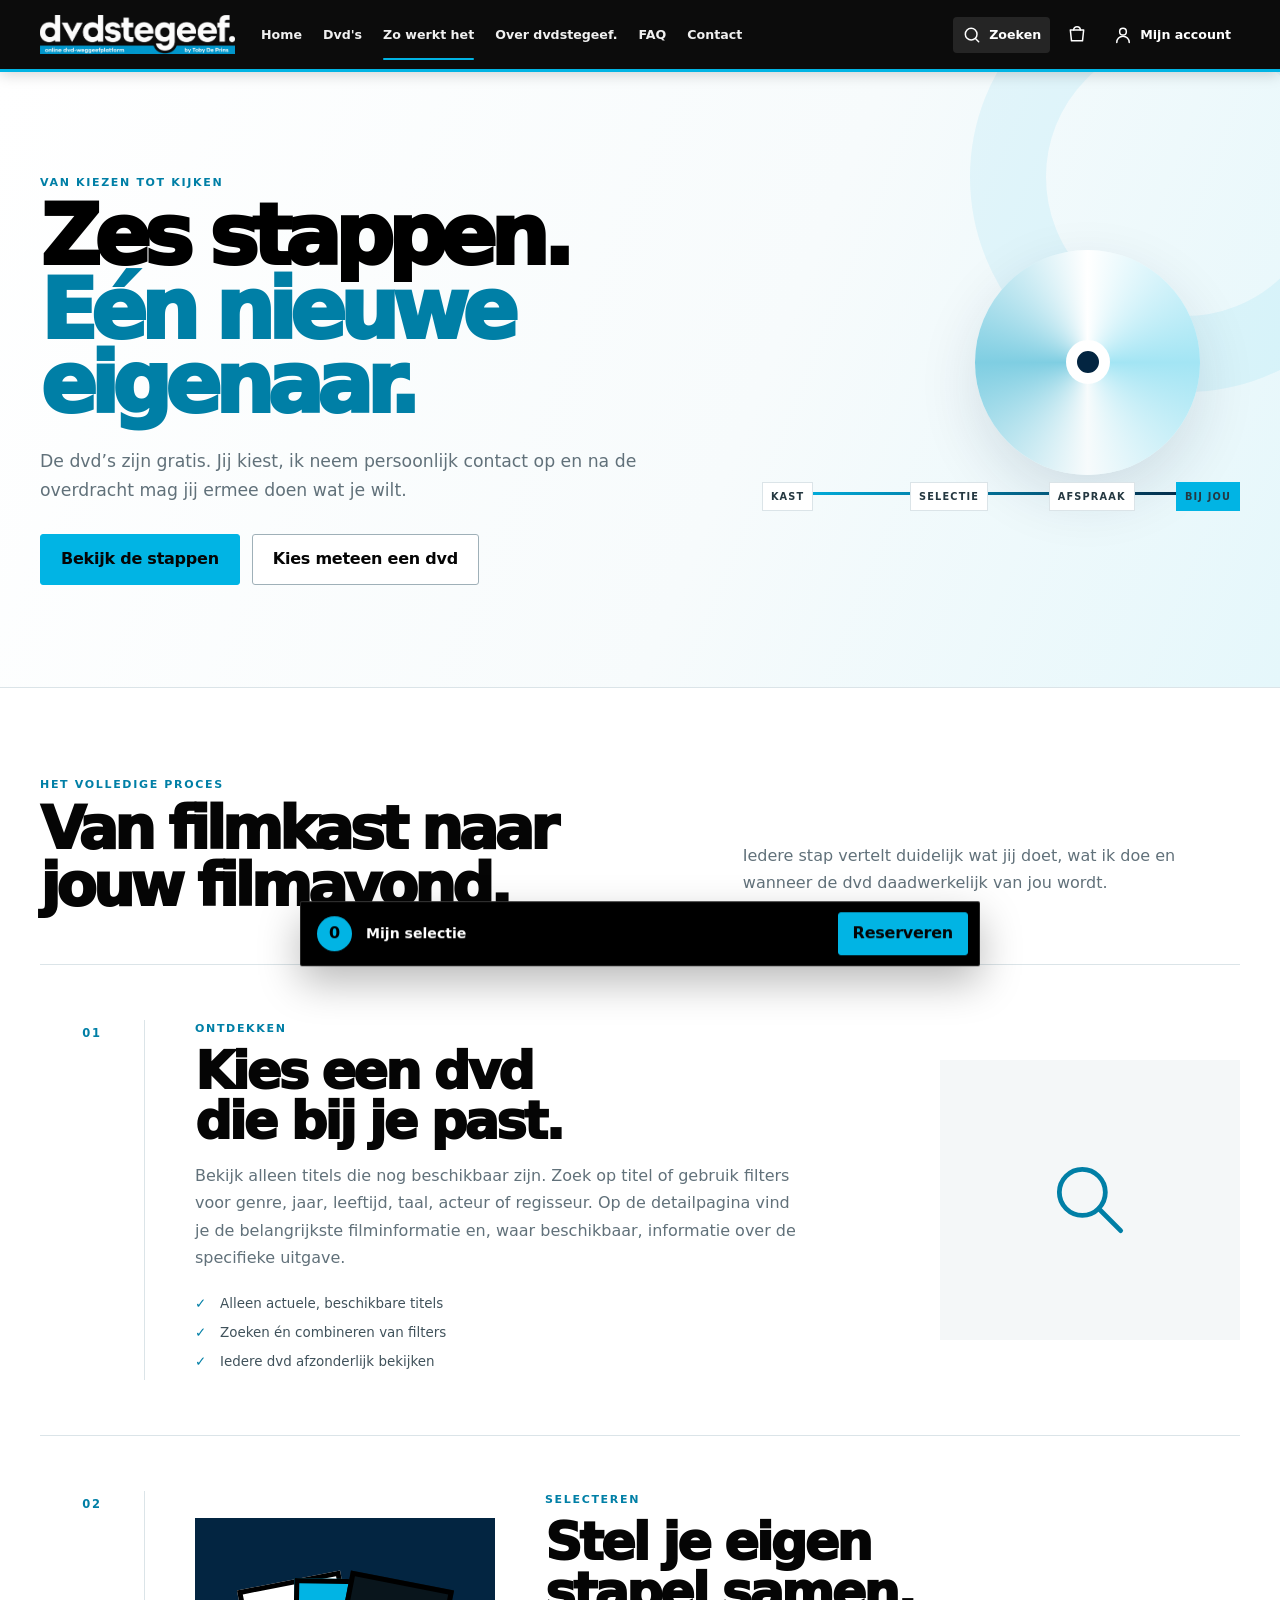
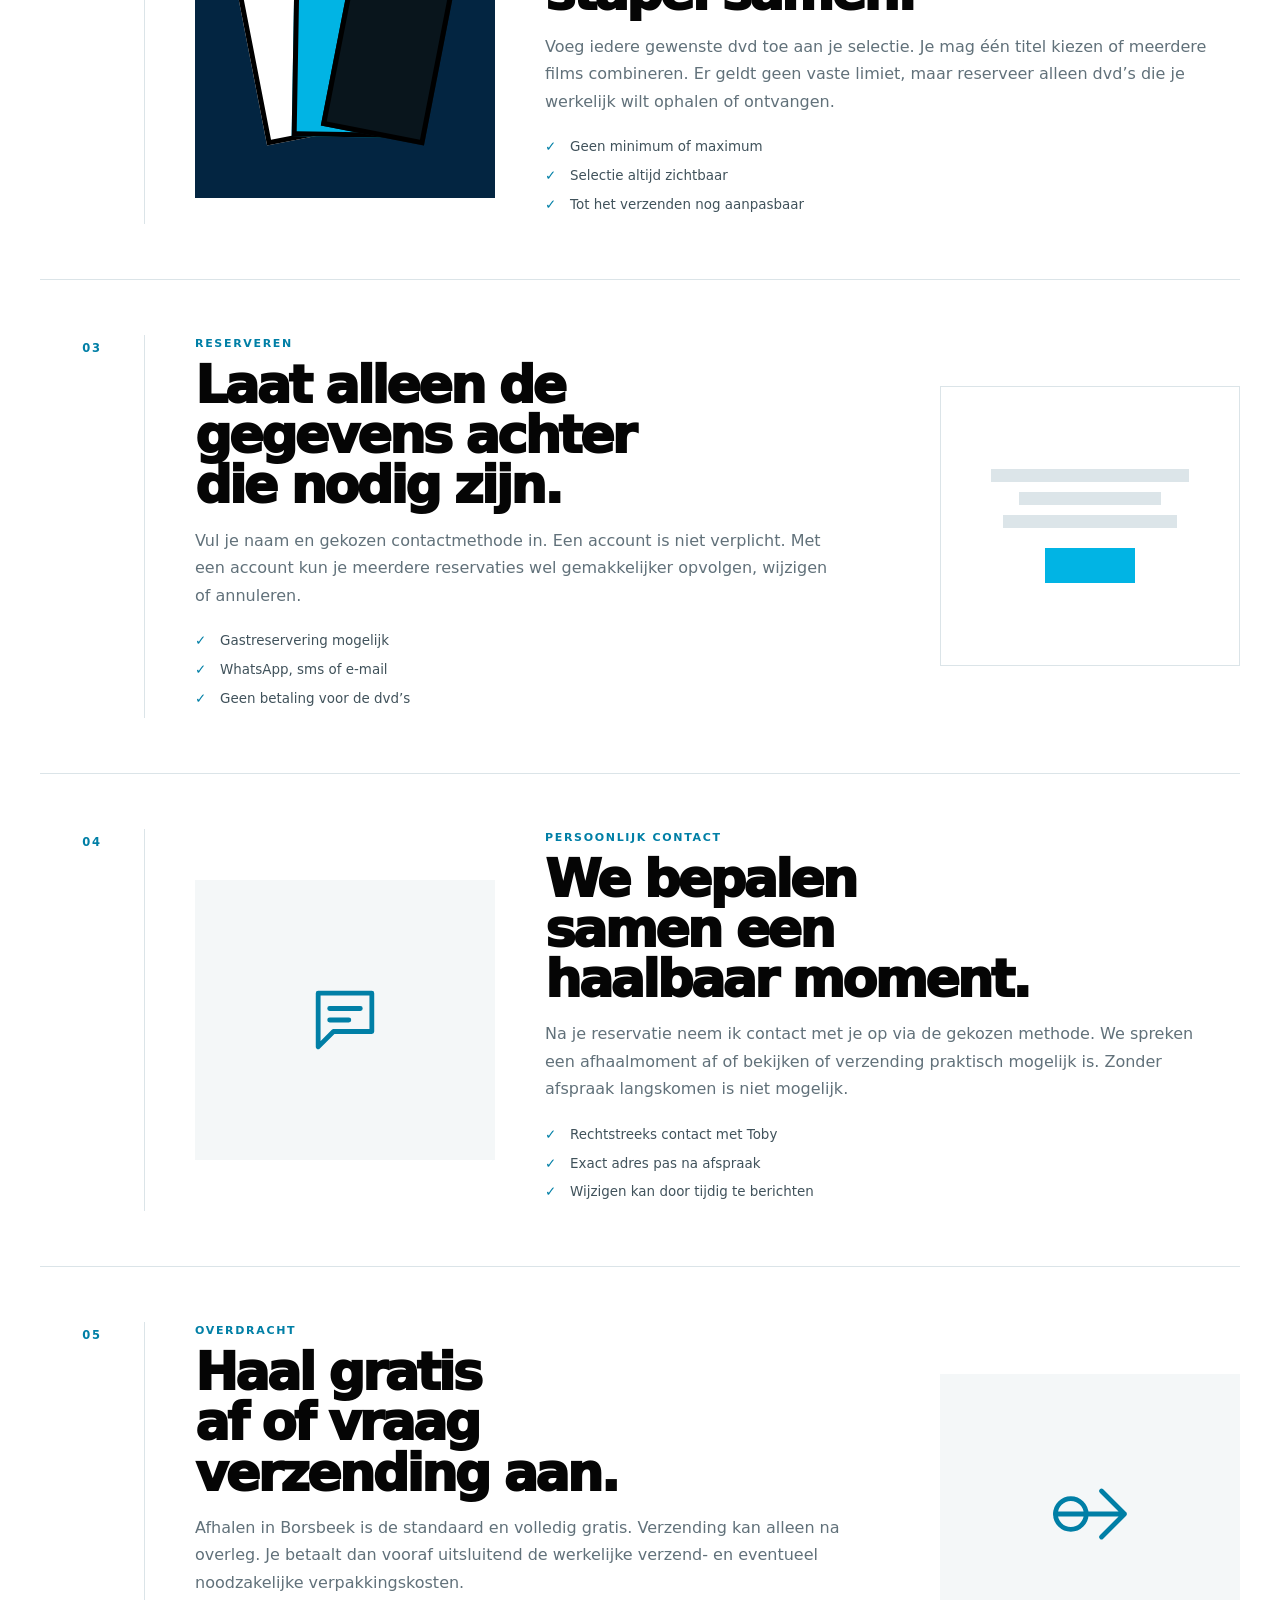
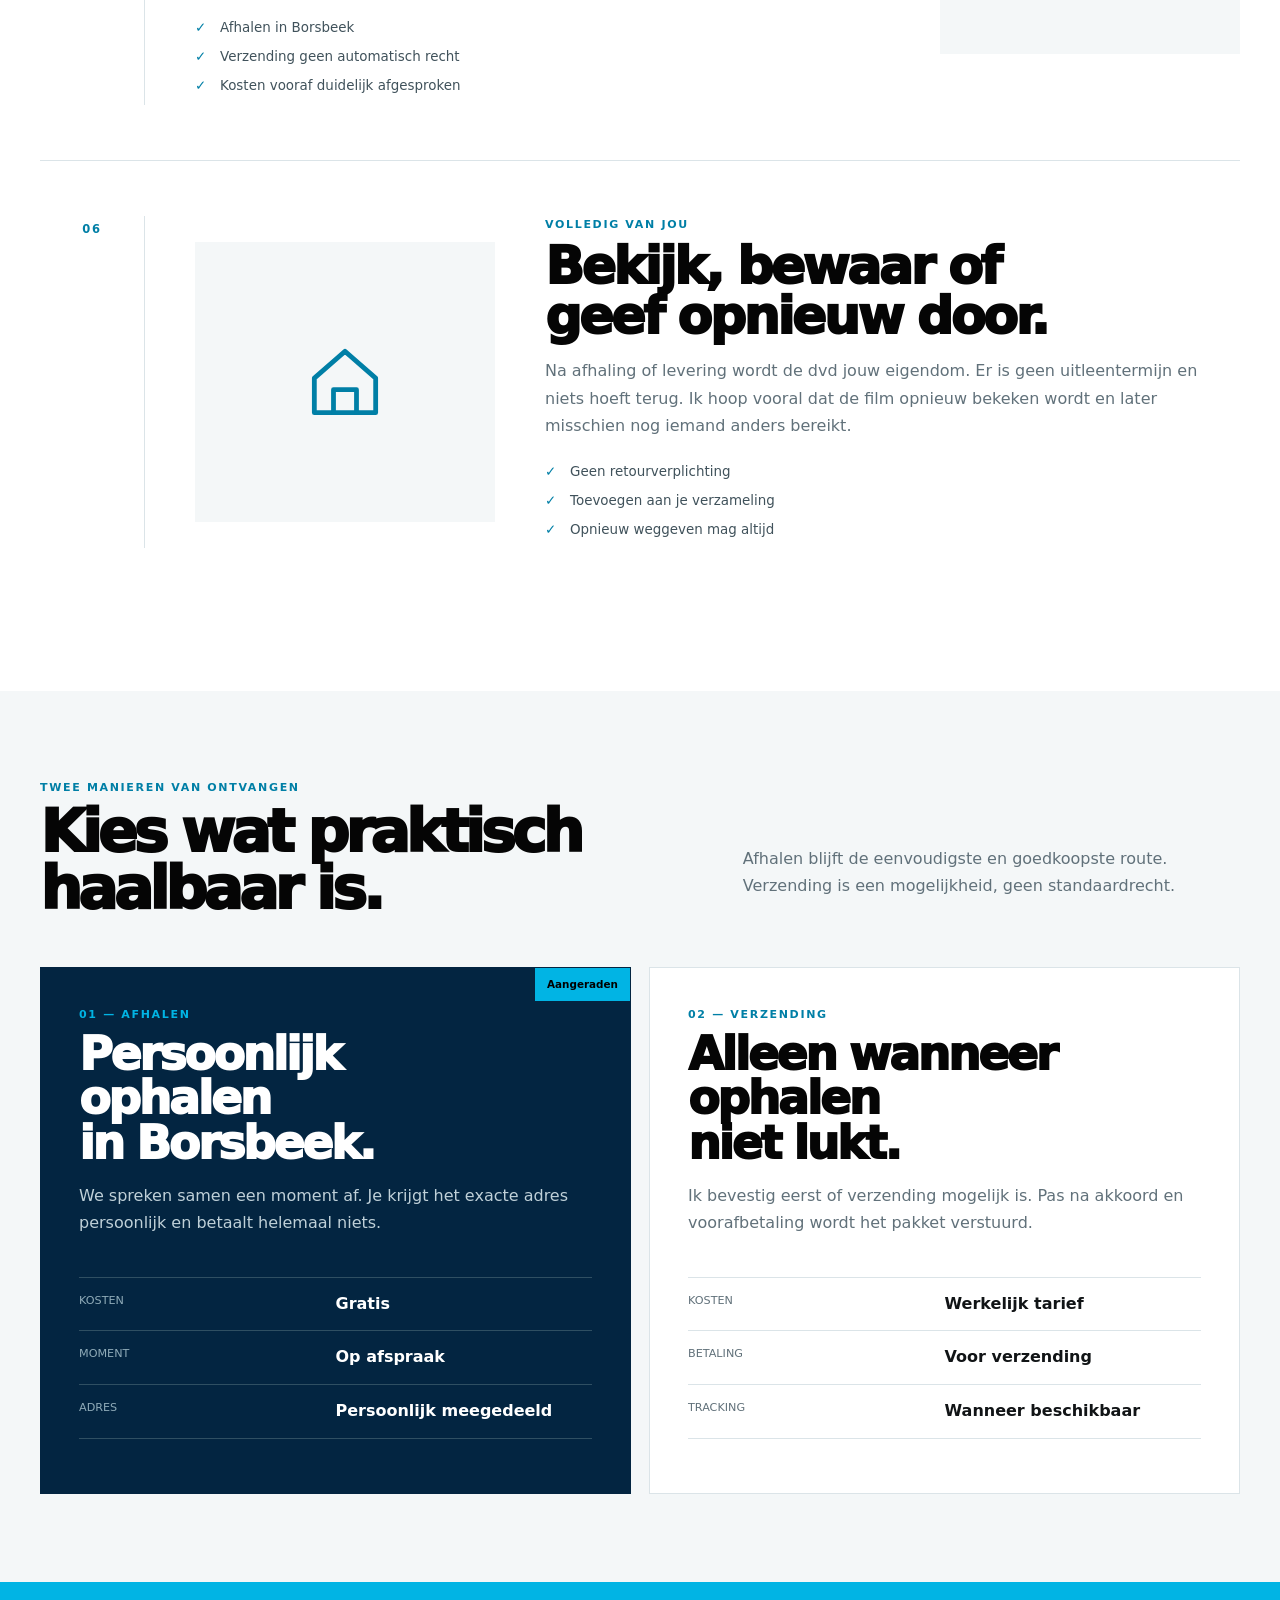
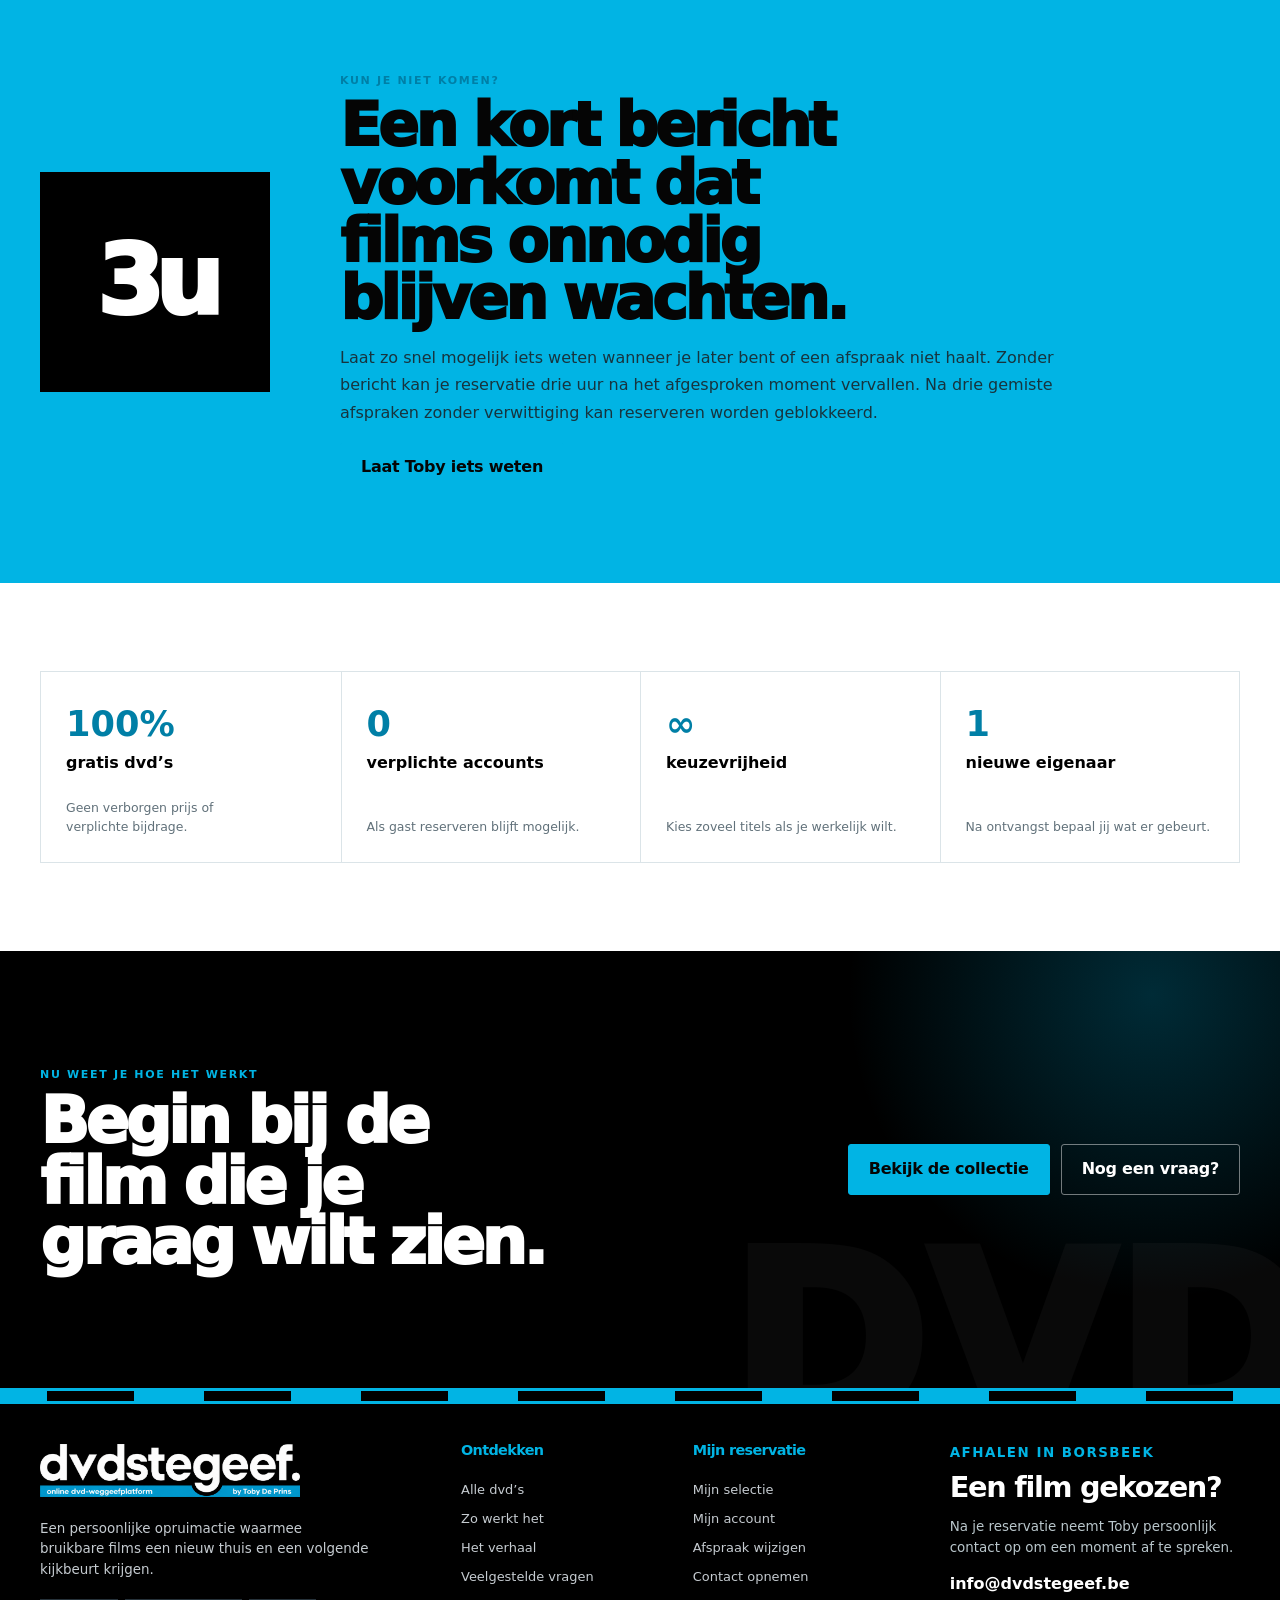
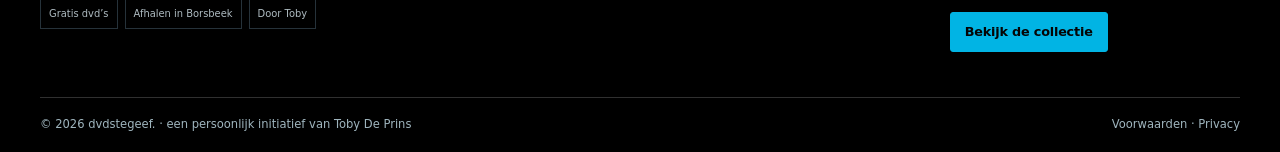
<file: site/how-it-works.html>
<!DOCTYPE html>

<html lang="nl-BE">
<head>
<meta charset="utf-8"/>
<meta content="width=device-width, initial-scale=1" name="viewport"/>
<meta content="#000000" name="theme-color"/>
<meta content="__CSP__" http-equiv="Content-Security-Policy"/>
<meta content="yes" name="apple-mobile-web-app-capable"/>
<meta content="black" name="apple-mobile-web-app-status-bar-style"/>
<meta content="dvdstegeef." name="apple-mobile-web-app-title"/>
<meta content="#000000" name="msapplication-TileColor"/>
<meta content="browserconfig.xml" name="msapplication-config"/>
<meta content="website" property="og:type"/>
<meta content="Zo werkt dvdstegeef." property="og:title"/>
<meta content="Van kiezen en reserveren tot afhalen of verzending in zes duidelijke stappen." property="og:description"/>
<meta content="dvdstegeef." property="og:site_name"/>
<meta content="assets/social/open-graph-1200x630.png" property="og:image"/>
<meta content="1200" property="og:image:width"/>
<meta content="630" property="og:image:height"/>
<meta content="summary_large_image" name="twitter:card"/>
<meta content="Zo werkt dvdstegeef." name="twitter:title"/>
<meta content="Van kiezen en reserveren tot afhalen of verzending in zes duidelijke stappen." name="twitter:description"/>
<meta content="assets/social/open-graph-1200x630.png" name="twitter:image"/>
<link href="assets/icons/favicon.ico" rel="icon" type="image/x-icon"/>
<link href="assets/icons/favicon-16x16.png" rel="icon" sizes="16x16" type="image/png"/>
<link href="assets/icons/favicon-32x32.png" rel="icon" sizes="32x32" type="image/png"/>
<link href="assets/icons/favicon-48x48.png" rel="icon" sizes="48x48" type="image/png"/>
<link href="assets/icons/apple-touch-icon.png" rel="apple-touch-icon" sizes="180x180"/>
<link href="site.webmanifest" rel="manifest"/>
<meta content="Van kiezen en reserveren tot afhalen of verzending in zes duidelijke stappen." name="description"/>
<title>Zo werkt dvdstegeef.</title>
<link href="css/site.css" rel="stylesheet"/>
<script defer="" src="js/runtime-config.js"></script>
<script defer="" src="js/api-client.js"></script>
<script defer="" src="js/data.js"></script>
<script defer="" src="js/app.js"></script>
<link href="css/creative-site.css" rel="stylesheet"/><script defer="" src="js/experience.js"></script></head>
<body data-page="how">
<noscript><div class="noscript-banner">JavaScript is nodig voor zoeken en reserveren.</div></noscript>
<a class="skip-link" href="#main-content">Ga naar de inhoud</a>
<header class="site-header">
<div class="container header-inner">
<a aria-label="dvdstegeef., home" class="brand" href="index.html"><img alt="dvdstegeef. – online dvd-weggeefplatform door Toby De Prins" class="site-logo site-logo-wordmark" src="assets/brand/logo-elements-transparent.png"/></a>
<button aria-controls="main-navigation" aria-expanded="false" class="menu-toggle" type="button">
<span></span><span></span><span></span>
<span class="sr-only">Menu openen</span>
</button>
<nav aria-label="Hoofdnavigatie" class="main-nav" id="main-navigation"><a href="index.html">Home</a><a href="dvds.html">Dvd's</a><a aria-current="page" class="active" href="how-it-works.html">Zo werkt het</a><a href="about.html">Over dvdstegeef.</a><a href="faq.html">FAQ</a><a href="contact.html">Contact</a></nav>
<div class="header-actions">
<a aria-label="Dvd's zoeken" class="header-search" href="dvds.html">
<svg aria-hidden="true" viewbox="0 0 24 24">
<circle cx="11" cy="11" r="7"></circle>
<path d="m20 20-3.6-3.6"></path>
</svg>
<span>Zoeken</span>
</a>
<a aria-label="Mijn selectie" class="reservation-link" href="reservation.html">
<svg aria-hidden="true" viewbox="0 0 24 24">
<path d="M4 6h16l-1.4 13H5.4L4 6Z"></path>
<path d="M8 6a4 4 0 0 1 8 0"></path>
</svg>
<span class="reservation-count" data-reservation-count="">0</span>
</a>
<a aria-label="Mijn account" class="login-link" href="account.html">
<svg aria-hidden="true" viewbox="0 0 24 24">
<circle cx="12" cy="8" r="4"></circle>
<path d="M4.5 21a7.5 7.5 0 0 1 15 0"></path>
</svg>
<span>Mijn account</span>
</a>
</div>
</div>
</header>
<main class="experience-page experience-how" id="main-content">
<section class="editorial-hero editorial-hero--how"><div aria-hidden="true" class="editorial-hero__shape"></div><div class="container editorial-hero__grid"><div data-reveal=""><p class="eyebrow">Van kiezen tot kijken</p><h1>Zes stappen.<br/><span>Eén nieuwe eigenaar.</span></h1><p>De dvd’s zijn gratis. Jij kiest, ik neem persoonlijk contact op en na de overdracht mag jij ermee doen wat je wilt.</p><div class="button-row"><a class="primary-button" href="#stappen">Bekijk de stappen</a><a class="secondary-button" href="dvds.html">Kies meteen een dvd</a></div></div><div aria-hidden="true" class="route-visual"><div class="route-visual__disc"><span></span></div><div class="route-visual__line"></div><span class="route-visual__label route-visual__label--one">KAST</span><span class="route-visual__label route-visual__label--two">SELECTIE</span><span class="route-visual__label route-visual__label--three">AFSPRAAK</span><span class="route-visual__label route-visual__label--four">BIJ JOU</span></div></div></section>
<section class="section process-story" id="stappen"><div class="container"><div class="editorial-heading"><div><p class="section-kicker">Het volledige proces</p><h2>Van filmkast naar jouw filmavond.</h2></div><p>Iedere stap vertelt duidelijk wat jij doet, wat ik doe en wanneer de dvd daadwerkelijk van jou wordt.</p></div><div class="process-timeline">
<article class="process-chapter" data-reveal=""><div class="process-chapter__number">01</div><div><p class="section-kicker">Ontdekken</p><h3>Kies een dvd die bij je past.</h3><p>Bekijk alleen titels die nog beschikbaar zijn. Zoek op titel of gebruik filters voor genre, jaar, leeftijd, taal, acteur of regisseur. Op de detailpagina vind je de belangrijkste filminformatie en, waar beschikbaar, informatie over de specifieke uitgave.</p><ul class="check-list"><li>Alleen actuele, beschikbare titels</li><li>Zoeken én combineren van filters</li><li>Iedere dvd afzonderlijk bekijken</li></ul></div><div class="process-chapter__visual process-chapter__visual--search"><svg viewbox="0 0 24 24"><circle cx="10" cy="10" r="6"></circle><path d="m20 20-5.7-5.7"></path></svg></div></article>
<article class="process-chapter process-chapter--reverse" data-reveal=""><div class="process-chapter__number">02</div><div><p class="section-kicker">Selecteren</p><h3>Stel je eigen stapel samen.</h3><p>Voeg iedere gewenste dvd toe aan je selectie. Je mag één titel kiezen of meerdere films combineren. Er geldt geen vaste limiet, maar reserveer alleen dvd’s die je werkelijk wilt ophalen of ontvangen.</p><ul class="check-list"><li>Geen minimum of maximum</li><li>Selectie altijd zichtbaar</li><li>Tot het verzenden nog aanpasbaar</li></ul></div><div class="process-chapter__visual process-chapter__visual--stack"><span></span><span></span><span></span></div></article>
<article class="process-chapter" data-reveal=""><div class="process-chapter__number">03</div><div><p class="section-kicker">Reserveren</p><h3>Laat alleen de gegevens achter die nodig zijn.</h3><p>Vul je naam en gekozen contactmethode in. Een account is niet verplicht. Met een account kun je meerdere reservaties wel gemakkelijker opvolgen, wijzigen of annuleren.</p><ul class="check-list"><li>Gastreservering mogelijk</li><li>WhatsApp, sms of e-mail</li><li>Geen betaling voor de dvd’s</li></ul></div><div class="process-chapter__visual process-chapter__visual--form"><span></span><span></span><span></span><b></b></div></article>
<article class="process-chapter process-chapter--reverse" data-reveal=""><div class="process-chapter__number">04</div><div><p class="section-kicker">Persoonlijk contact</p><h3>We bepalen samen een haalbaar moment.</h3><p>Na je reservatie neem ik contact met je op via de gekozen methode. We spreken een afhaalmoment af of bekijken of verzending praktisch mogelijk is. Zonder afspraak langskomen is niet mogelijk.</p><ul class="check-list"><li>Rechtstreeks contact met Toby</li><li>Exact adres pas na afspraak</li><li>Wijzigen kan door tijdig te berichten</li></ul></div><div class="process-chapter__visual process-chapter__visual--chat"><svg viewbox="0 0 24 24"><path d="M5 5h14v10H9l-4 4V5Z"></path><path d="M8 9h8M8 12h5"></path></svg></div></article>
<article class="process-chapter" data-reveal=""><div class="process-chapter__number">05</div><div><p class="section-kicker">Overdracht</p><h3>Haal gratis af of vraag verzending aan.</h3><p>Afhalen in Borsbeek is de standaard en volledig gratis. Verzending kan alleen na overleg. Je betaalt dan vooraf uitsluitend de werkelijke verzend- en eventueel noodzakelijke verpakkingskosten.</p><ul class="check-list"><li>Afhalen in Borsbeek</li><li>Verzending geen automatisch recht</li><li>Kosten vooraf duidelijk afgesproken</li></ul></div><div class="process-chapter__visual process-chapter__visual--handover"><svg viewbox="0 0 24 24"><path d="M3 12h18M15 6l6 6-6 6"></path><circle cx="7" cy="12" r="4"></circle></svg></div></article>
<article class="process-chapter process-chapter--reverse" data-reveal=""><div class="process-chapter__number">06</div><div><p class="section-kicker">Volledig van jou</p><h3>Bekijk, bewaar of geef opnieuw door.</h3><p>Na afhaling of levering wordt de dvd jouw eigendom. Er is geen uitleentermijn en niets hoeft terug. Ik hoop vooral dat de film opnieuw bekeken wordt en later misschien nog iemand anders bereikt.</p><ul class="check-list"><li>Geen retourverplichting</li><li>Toevoegen aan je verzameling</li><li>Opnieuw weggeven mag altijd</li></ul></div><div class="process-chapter__visual process-chapter__visual--home"><svg viewbox="0 0 24 24"><path d="M4 11 12 4l8 7v9H4v-9Z"></path><path d="M9 20v-6h6v6"></path></svg></div></article>
</div></div></section>
<section class="section receive-section"><div class="container"><div class="editorial-heading"><div><p class="section-kicker">Twee manieren van ontvangen</p><h2>Kies wat praktisch haalbaar is.</h2></div><p>Afhalen blijft de eenvoudigste en goedkoopste route. Verzending is een mogelijkheid, geen standaardrecht.</p></div><div class="receive-grid"><article class="receive-card receive-card--featured"><span class="receive-card__badge">Aangeraden</span><p class="section-kicker">01 — Afhalen</p><h3>Persoonlijk ophalen in Borsbeek.</h3><p>We spreken samen een moment af. Je krijgt het exacte adres persoonlijk en betaalt helemaal niets.</p><dl><div><dt>Kosten</dt><dd>Gratis</dd></div><div><dt>Moment</dt><dd>Op afspraak</dd></div><div><dt>Adres</dt><dd>Persoonlijk meegedeeld</dd></div></dl></article><article class="receive-card"><p class="section-kicker">02 — Verzending</p><h3>Alleen wanneer ophalen niet lukt.</h3><p>Ik bevestig eerst of verzending mogelijk is. Pas na akkoord en voorafbetaling wordt het pakket verstuurd.</p><dl><div><dt>Kosten</dt><dd>Werkelijk tarief</dd></div><div><dt>Betaling</dt><dd>Voor verzending</dd></div><div><dt>Tracking</dt><dd>Wanneer beschikbaar</dd></div></dl></article></div></div></section>
<section class="no-show-section" id="afspraken"><div class="container no-show-section__grid"><div class="no-show-section__number">3u</div><div><p class="section-kicker">Kun je niet komen?</p><h2>Een kort bericht voorkomt dat films onnodig blijven wachten.</h2><p>Laat zo snel mogelijk iets weten wanneer je later bent of een afspraak niet haalt. Zonder bericht kan je reservatie drie uur na het afgesproken moment vervallen. Na drie gemiste afspraken zonder verwittiging kan reserveren worden geblokkeerd.</p><a class="primary-button" href="contact.html">Laat Toby iets weten</a></div></div></section>
<section class="section compact-facts"><div class="container compact-facts__grid"><article><strong>100%</strong><span>gratis dvd’s</span><p>Geen verborgen prijs of verplichte bijdrage.</p></article><article><strong>0</strong><span>verplichte accounts</span><p>Als gast reserveren blijft mogelijk.</p></article><article><strong>∞</strong><span>keuzevrijheid</span><p>Kies zoveel titels als je werkelijk wilt.</p></article><article><strong>1</strong><span>nieuwe eigenaar</span><p>Na ontvangst bepaal jij wat er gebeurt.</p></article></div></section>
<section class="final-cta"><div class="container final-cta__grid"><div><p class="section-kicker">Nu weet je hoe het werkt</p><h2>Begin bij de film die je graag wilt zien.</h2></div><div class="final-cta__actions"><a class="primary-button" href="dvds.html">Bekijk de collectie</a><a class="secondary-button secondary-button--dark" href="faq.html">Nog een vraag?</a></div></div></section>
</main>
<footer class="site-footer">
<div aria-hidden="true" class="footer-filmstrip"><span></span><span></span><span></span><span></span><span></span><span></span><span></span><span></span></div>
<div class="container footer-grid footer-grid--creative">
<div class="footer-about"><a class="brand footer-brand" href="index.html"><img alt="dvdstegeef. – online dvd-weggeefplatform door Toby De Prins" class="site-logo site-logo-wordmark" src="assets/brand/logo-elements-transparent.png"/></a><p>Een persoonlijke opruimactie waarmee bruikbare films een nieuw thuis en een volgende kijkbeurt krijgen.</p><div class="footer-badges"><span>Gratis dvd’s</span><span>Afhalen in Borsbeek</span><span>Door Toby</span></div></div>
<div class="footer-column"><h2>Ontdekken</h2><a href="dvds.html">Alle dvd’s</a><a href="how-it-works.html">Zo werkt het</a><a href="about.html">Het verhaal</a><a href="faq.html">Veelgestelde vragen</a></div>
<div class="footer-column"><h2>Mijn reservatie</h2><a href="reservation.html">Mijn selectie</a><a href="account.html">Mijn account</a><a href="contact.html">Afspraak wijzigen</a><a href="contact.html">Contact opnemen</a></div>
<div class="footer-contact"><p class="section-kicker">Afhalen in Borsbeek</p><h2>Een film gekozen?</h2><p>Na je reservatie neemt Toby persoonlijk contact op om een moment af te spreken.</p><a class="footer-email" href="mailto:info@dvdstegeef.be">info@dvdstegeef.be</a><a class="primary-button" href="dvds.html">Bekijk de collectie</a></div>
</div>
<div class="container copyright"><span>© 2026 dvdstegeef. · een persoonlijk initiatief van Toby De Prins</span><span><a href="terms.html">Voorwaarden</a> · <a href="privacy.html">Privacy</a></span></div>
</footer>
<div aria-live="polite" class="toast" id="site-toast" role="status"></div>
</body>
</html>
</file>
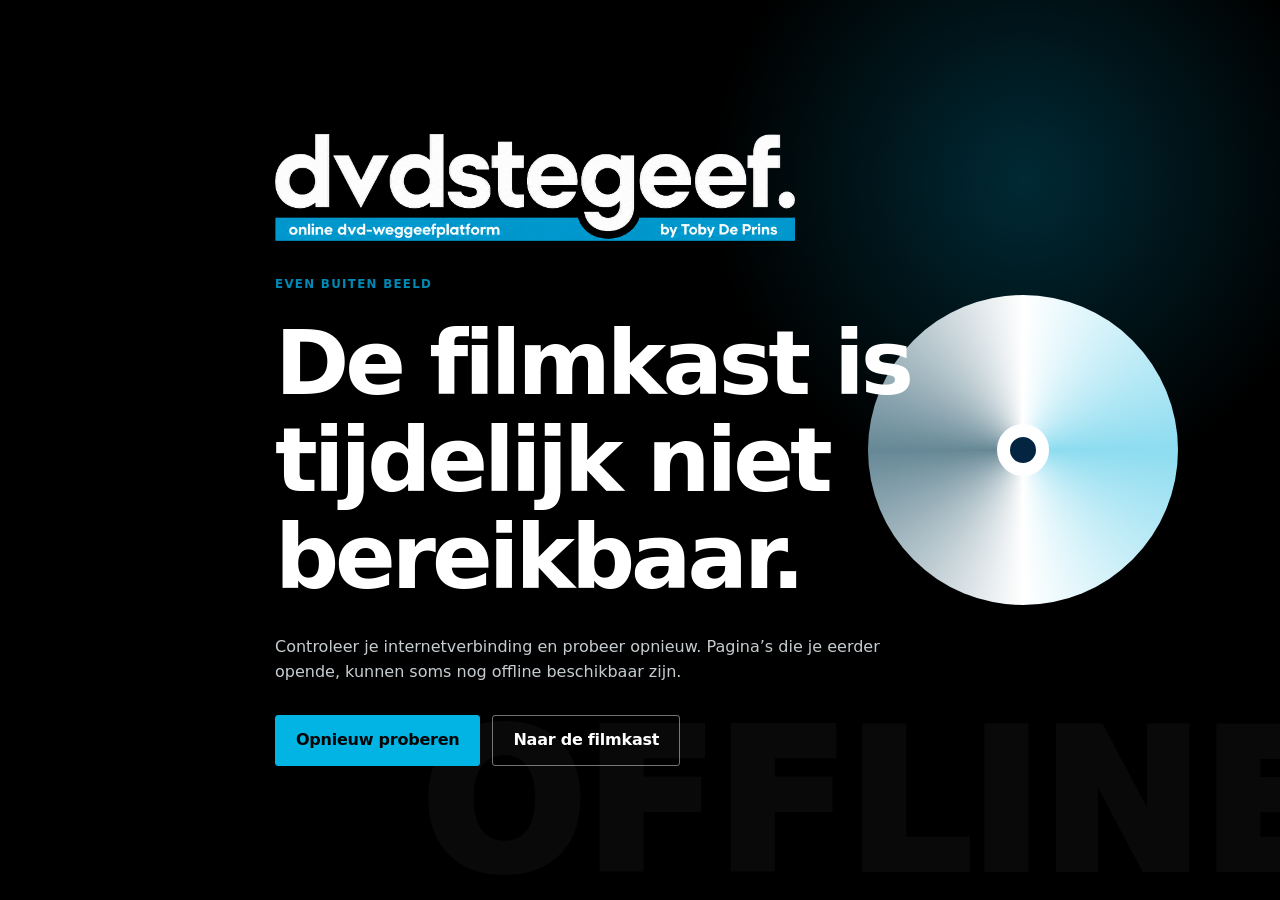
<file: site/offline.html>
<!DOCTYPE html>

<html lang="nl-BE">
<head>
<meta charset="utf-8"/>
<meta content="width=device-width, initial-scale=1" name="viewport"/>
<meta content="#000000" name="theme-color"/>
<meta content="__CSP__" http-equiv="Content-Security-Policy"/>
<title>Offline | dvdstegeef.</title>
<link href="css/site.css" rel="stylesheet"/>
<link href="css/creative-site.css" rel="stylesheet"/></head>
<body><main class="offline-page offline-page--creative">
<img alt="dvdstegeef." class="offline-logo" src="assets/brand/logo-elements-transparent.png"/>
<div aria-hidden="true" class="offline-disc"><span></span></div>
<p class="eyebrow">Even buiten beeld</p>
<h1>De filmkast is tijdelijk niet bereikbaar.</h1>
<p>Controleer je internetverbinding en probeer opnieuw. Pagina’s die je eerder opende, kunnen soms nog offline beschikbaar zijn.</p>
<div class="button-row"><a class="primary-button" href="index.html">Opnieuw proberen</a><a class="secondary-button secondary-button--dark" href="dvds.html">Naar de filmkast</a></div>
</main></body>
</html>
</file>
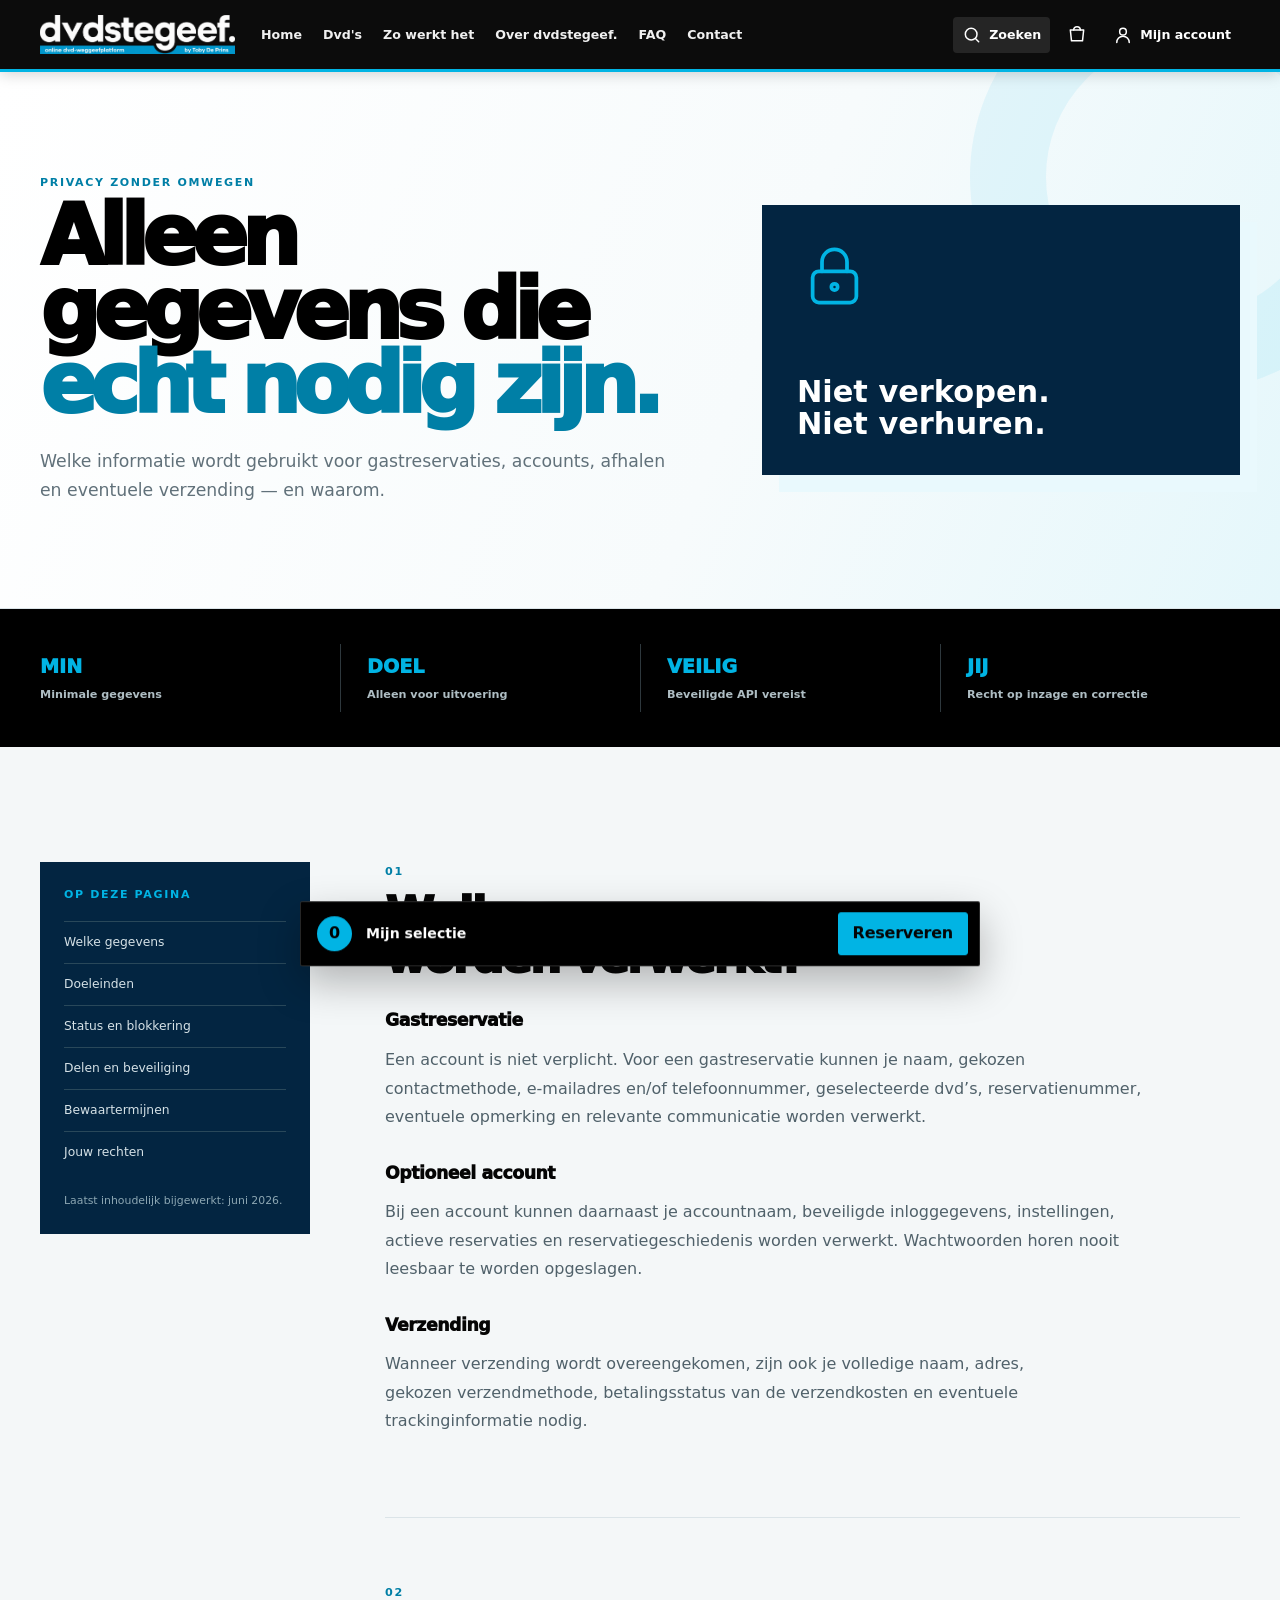
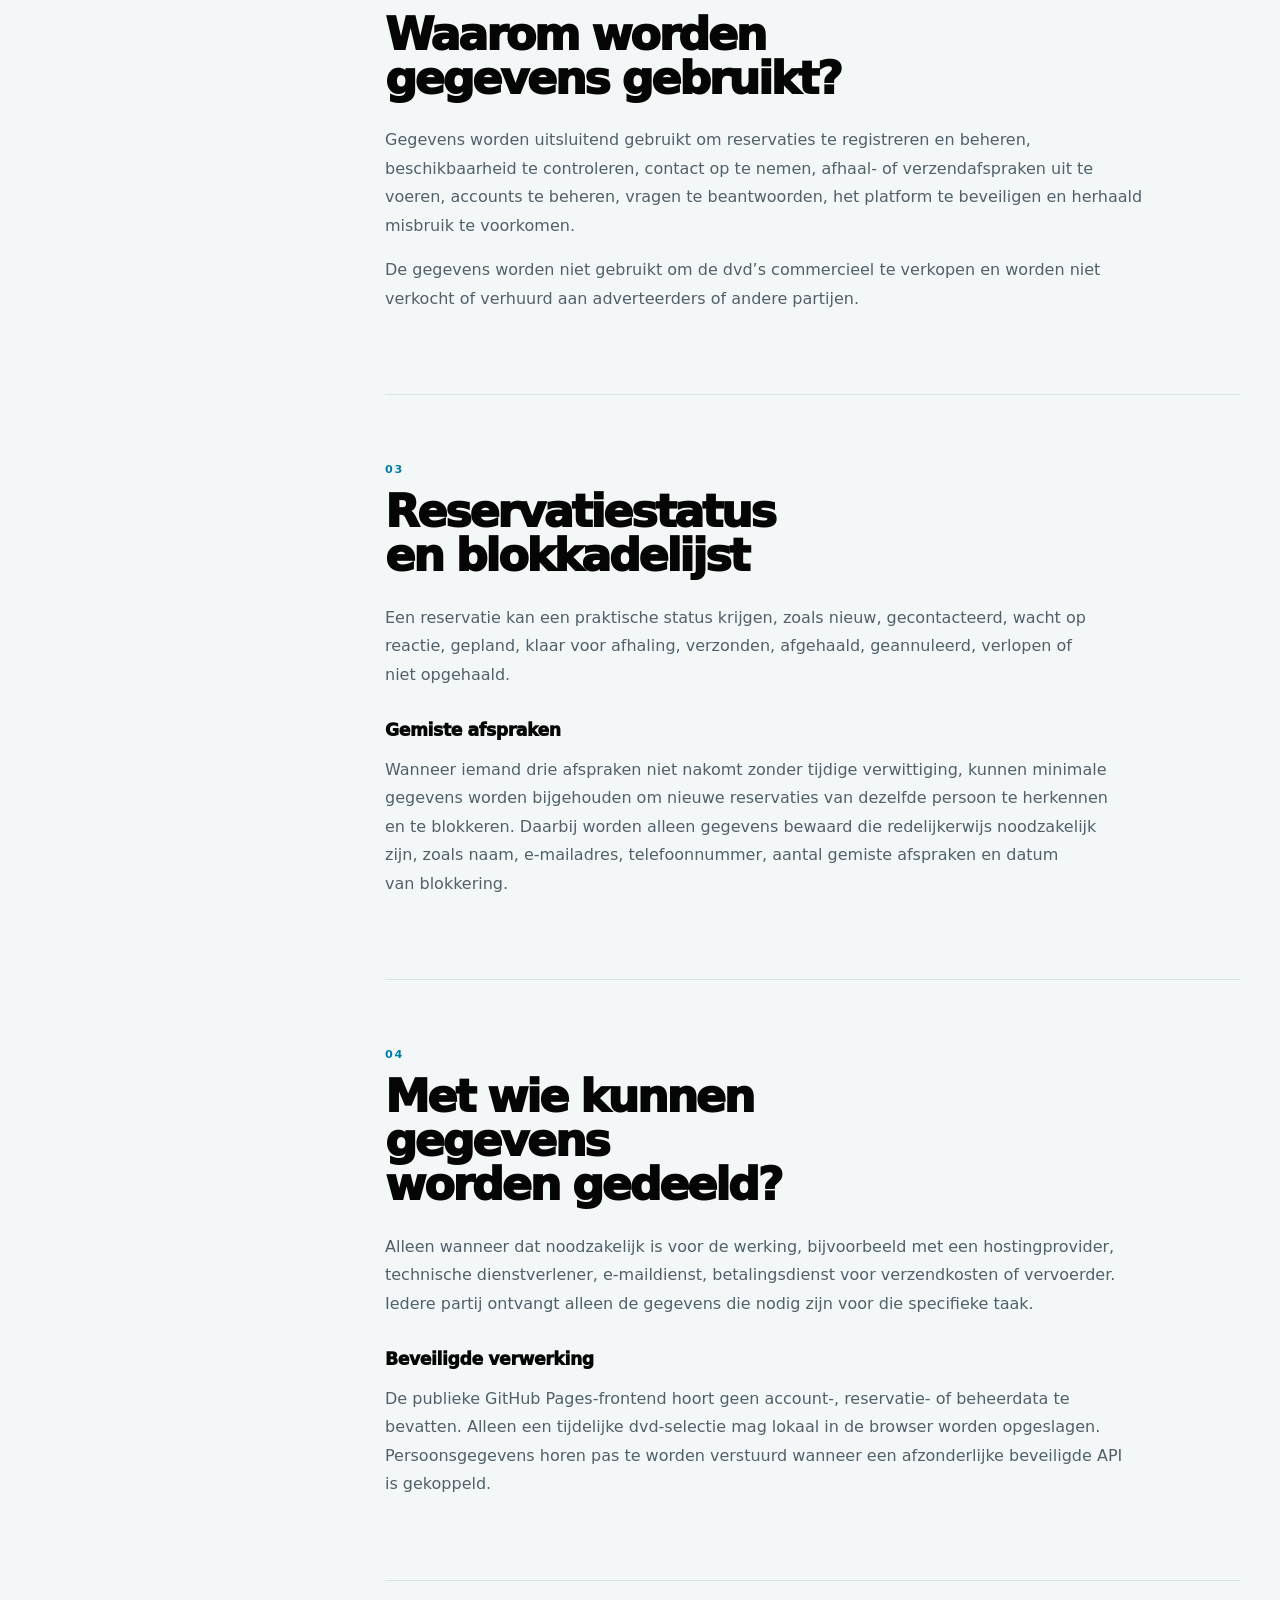
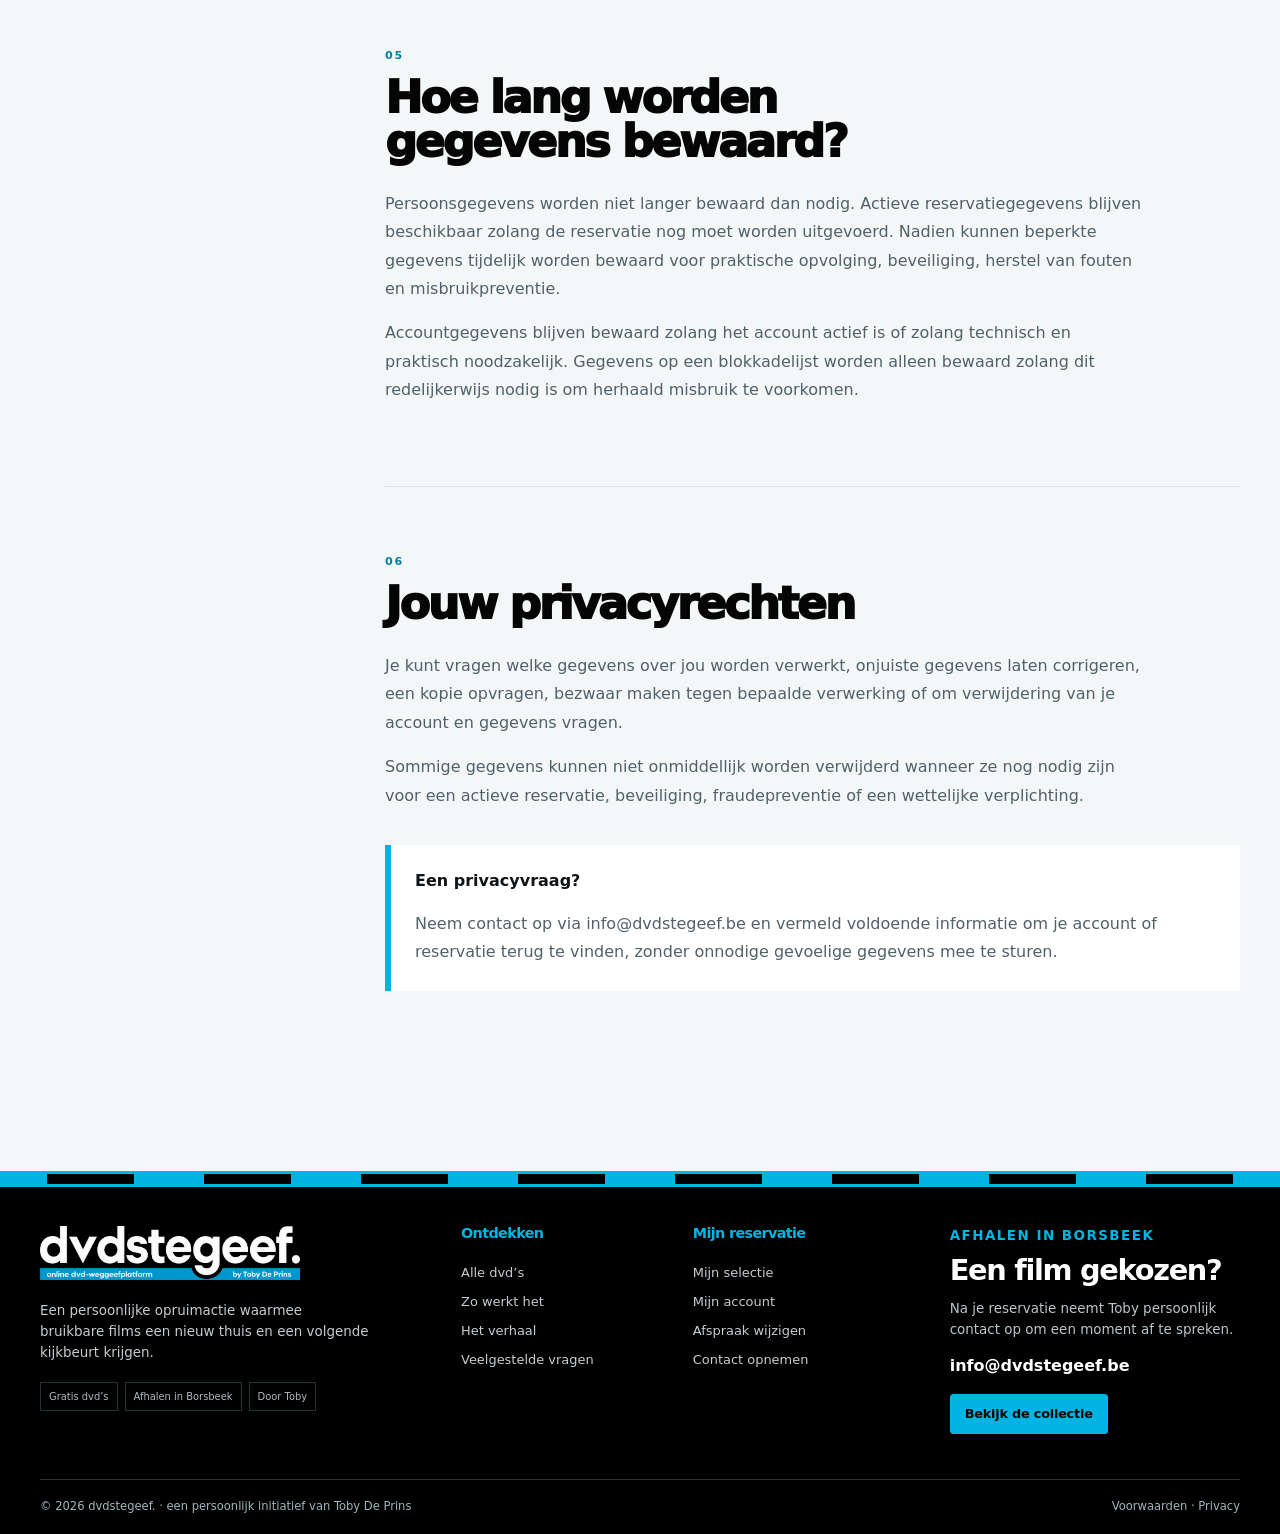
<file: site/privacy.html>
<!DOCTYPE html>

<html lang="nl-BE">
<head>
<meta charset="utf-8"/>
<meta content="width=device-width, initial-scale=1" name="viewport"/>
<meta content="#000000" name="theme-color"/>
<meta content="__CSP__" http-equiv="Content-Security-Policy"/>
<meta content="yes" name="apple-mobile-web-app-capable"/>
<meta content="black" name="apple-mobile-web-app-status-bar-style"/>
<meta content="dvdstegeef." name="apple-mobile-web-app-title"/>
<meta content="#000000" name="msapplication-TileColor"/>
<meta content="browserconfig.xml" name="msapplication-config"/>
<meta content="website" property="og:type"/>
<meta content="Privacy | dvdstegeef." property="og:title"/>
<meta content="Lees welke gegevens nodig zijn voor reservaties, accounts, afhalen en verzending." property="og:description"/>
<meta content="dvdstegeef." property="og:site_name"/>
<meta content="assets/social/open-graph-1200x630.png" property="og:image"/>
<meta content="1200" property="og:image:width"/>
<meta content="630" property="og:image:height"/>
<meta content="summary_large_image" name="twitter:card"/>
<meta content="Privacy | dvdstegeef." name="twitter:title"/>
<meta content="Lees welke gegevens nodig zijn voor reservaties, accounts, afhalen en verzending." name="twitter:description"/>
<meta content="assets/social/open-graph-1200x630.png" name="twitter:image"/>
<link href="assets/icons/favicon.ico" rel="icon" type="image/x-icon"/>
<link href="assets/icons/favicon-16x16.png" rel="icon" sizes="16x16" type="image/png"/>
<link href="assets/icons/favicon-32x32.png" rel="icon" sizes="32x32" type="image/png"/>
<link href="assets/icons/favicon-48x48.png" rel="icon" sizes="48x48" type="image/png"/>
<link href="assets/icons/apple-touch-icon.png" rel="apple-touch-icon" sizes="180x180"/>
<link href="site.webmanifest" rel="manifest"/>
<meta content="Lees welke gegevens nodig zijn voor reservaties, accounts, afhalen en verzending." name="description"/>
<title>Privacy | dvdstegeef.</title>
<link href="css/site.css" rel="stylesheet"/>
<script defer="" src="js/runtime-config.js"></script>
<script defer="" src="js/api-client.js"></script>
<script defer="" src="js/data.js"></script>
<script defer="" src="js/app.js"></script>
<link href="css/creative-site.css" rel="stylesheet"/><script defer="" src="js/experience.js"></script></head>
<body data-page="">
<noscript><div class="noscript-banner">JavaScript is nodig voor zoeken en reserveren.</div></noscript>
<a class="skip-link" href="#main-content">Ga naar de inhoud</a>
<header class="site-header">
<div class="container header-inner">
<a aria-label="dvdstegeef., home" class="brand" href="index.html"><img alt="dvdstegeef. – online dvd-weggeefplatform door Toby De Prins" class="site-logo site-logo-wordmark" src="assets/brand/logo-elements-transparent.png"/></a>
<button aria-controls="main-navigation" aria-expanded="false" class="menu-toggle" type="button">
<span></span><span></span><span></span>
<span class="sr-only">Menu openen</span>
</button>
<nav aria-label="Hoofdnavigatie" class="main-nav" id="main-navigation"><a href="index.html">Home</a><a href="dvds.html">Dvd's</a><a href="how-it-works.html">Zo werkt het</a><a href="about.html">Over dvdstegeef.</a><a href="faq.html">FAQ</a><a href="contact.html">Contact</a></nav>
<div class="header-actions">
<a aria-label="Dvd's zoeken" class="header-search" href="dvds.html">
<svg aria-hidden="true" viewbox="0 0 24 24">
<circle cx="11" cy="11" r="7"></circle>
<path d="m20 20-3.6-3.6"></path>
</svg>
<span>Zoeken</span>
</a>
<a aria-label="Mijn reservering" class="reservation-link" href="reservation.html">
<svg aria-hidden="true" viewbox="0 0 24 24">
<path d="M4 6h16l-1.4 13H5.4L4 6Z"></path>
<path d="M8 6a4 4 0 0 1 8 0"></path>
</svg>
<span class="reservation-count" data-reservation-count="">0</span>
</a>
<a aria-label="Mijn account" class="login-link" href="account.html">
<svg aria-hidden="true" viewbox="0 0 24 24">
<circle cx="12" cy="8" r="4"></circle>
<path d="M4.5 21a7.5 7.5 0 0 1 15 0"></path>
</svg>
<span>Mijn account</span>
</a>
</div>
</div>
</header>
<main class="experience-page experience-legal experience-privacy" id="main-content">
<section class="editorial-hero editorial-hero--privacy"><div aria-hidden="true" class="editorial-hero__shape"></div><div class="container editorial-hero__grid"><div><p class="eyebrow">Privacy zonder omwegen</p><h1>Alleen gegevens die <span>echt nodig zijn.</span></h1><p>Welke informatie wordt gebruikt voor gastreservaties, accounts, afhalen en eventuele verzending — en waarom.</p></div><div aria-hidden="true" class="privacy-hero-lock"><svg viewbox="0 0 24 24"><rect height="10" rx="2" width="14" x="5" y="10"></rect><path d="M8 10V7a4 4 0 0 1 8 0v3"></path><circle cx="12" cy="15" r="1"></circle></svg><strong>Niet verkopen.<br/>Niet verhuren.</strong></div></div></section>
<section class="legal-summary"><div class="container legal-summary__grid"><article><span>MIN</span><strong>Minimale gegevens</strong></article><article><span>DOEL</span><strong>Alleen voor uitvoering</strong></article><article><span>VEILIG</span><strong>Beveiligde API vereist</strong></article><article><span>JIJ</span><strong>Recht op inzage en correctie</strong></article></div></section>
<section class="legal-section legal-section--creative"><div class="container legal-layout"><aside class="legal-toc"><p class="section-kicker">Op deze pagina</p><nav><a href="#welke-gegevens">Welke gegevens</a><a href="#waarom">Doeleinden</a><a href="#status">Status en blokkering</a><a href="#delen">Delen en beveiliging</a><a href="#bewaren">Bewaartermijnen</a><a href="#rechten">Jouw rechten</a></nav><p class="legal-toc__note">Laatst inhoudelijk bijgewerkt: juni 2026.</p></aside><article class="legal-copy legal-copy--chapters">
<section id="welke-gegevens"><p class="legal-chapter-number">01</p><h2>Welke gegevens worden verwerkt?</h2><h3>Gastreservatie</h3><p>Een account is niet verplicht. Voor een gastreservatie kunnen je naam, gekozen contactmethode, e-mailadres en/of telefoonnummer, geselecteerde dvd’s, reservatienummer, eventuele opmerking en relevante communicatie worden verwerkt.</p><h3>Optioneel account</h3><p>Bij een account kunnen daarnaast je accountnaam, beveiligde inloggegevens, instellingen, actieve reservaties en reservatiegeschiedenis worden verwerkt. Wachtwoorden horen nooit leesbaar te worden opgeslagen.</p><h3>Verzending</h3><p>Wanneer verzending wordt overeengekomen, zijn ook je volledige naam, adres, gekozen verzendmethode, betalingsstatus van de verzendkosten en eventuele trackinginformatie nodig.</p></section>
<section id="waarom"><p class="legal-chapter-number">02</p><h2>Waarom worden gegevens gebruikt?</h2><p>Gegevens worden uitsluitend gebruikt om reservaties te registreren en beheren, beschikbaarheid te controleren, contact op te nemen, afhaal- of verzendafspraken uit te voeren, accounts te beheren, vragen te beantwoorden, het platform te beveiligen en herhaald misbruik te voorkomen.</p><p>De gegevens worden niet gebruikt om de dvd’s commercieel te verkopen en worden niet verkocht of verhuurd aan adverteerders of andere partijen.</p></section>
<section id="status"><p class="legal-chapter-number">03</p><h2>Reservatiestatus en blokkadelijst</h2><p>Een reservatie kan een praktische status krijgen, zoals nieuw, gecontacteerd, wacht op reactie, gepland, klaar voor afhaling, verzonden, afgehaald, geannuleerd, verlopen of niet opgehaald.</p><h3>Gemiste afspraken</h3><p>Wanneer iemand drie afspraken niet nakomt zonder tijdige verwittiging, kunnen minimale gegevens worden bijgehouden om nieuwe reservaties van dezelfde persoon te herkennen en te blokkeren. Daarbij worden alleen gegevens bewaard die redelijkerwijs noodzakelijk zijn, zoals naam, e-mailadres, telefoonnummer, aantal gemiste afspraken en datum van blokkering.</p></section>
<section id="delen"><p class="legal-chapter-number">04</p><h2>Met wie kunnen gegevens worden gedeeld?</h2><p>Alleen wanneer dat noodzakelijk is voor de werking, bijvoorbeeld met een hostingprovider, technische dienstverlener, e-maildienst, betalingsdienst voor verzendkosten of vervoerder. Iedere partij ontvangt alleen de gegevens die nodig zijn voor die specifieke taak.</p><h3>Beveiligde verwerking</h3><p>De publieke GitHub Pages-frontend hoort geen account-, reservatie- of beheerdata te bevatten. Alleen een tijdelijke dvd-selectie mag lokaal in de browser worden opgeslagen. Persoonsgegevens horen pas te worden verstuurd wanneer een afzonderlijke beveiligde API is gekoppeld.</p></section>
<section id="bewaren"><p class="legal-chapter-number">05</p><h2>Hoe lang worden gegevens bewaard?</h2><p>Persoonsgegevens worden niet langer bewaard dan nodig. Actieve reservatiegegevens blijven beschikbaar zolang de reservatie nog moet worden uitgevoerd. Nadien kunnen beperkte gegevens tijdelijk worden bewaard voor praktische opvolging, beveiliging, herstel van fouten en misbruikpreventie.</p><p>Accountgegevens blijven bewaard zolang het account actief is of zolang technisch en praktisch noodzakelijk. Gegevens op een blokkadelijst worden alleen bewaard zolang dit redelijkerwijs nodig is om herhaald misbruik te voorkomen.</p></section>
<section id="rechten"><p class="legal-chapter-number">06</p><h2>Jouw privacyrechten</h2><p>Je kunt vragen welke gegevens over jou worden verwerkt, onjuiste gegevens laten corrigeren, een kopie opvragen, bezwaar maken tegen bepaalde verwerking of om verwijdering van je account en gegevens vragen.</p><p>Sommige gegevens kunnen niet onmiddellijk worden verwijderd wanneer ze nog nodig zijn voor een actieve reservatie, beveiliging, fraudepreventie of een wettelijke verplichting.</p><div class="legal-contact-card"><strong>Een privacyvraag?</strong><p>Neem contact op via <a href="mailto:info@dvdstegeef.be">info@dvdstegeef.be</a> en vermeld voldoende informatie om je account of reservatie terug te vinden, zonder onnodige gevoelige gegevens mee te sturen.</p></div></section>
</article></div></section>
</main>
<footer class="site-footer">
<div aria-hidden="true" class="footer-filmstrip"><span></span><span></span><span></span><span></span><span></span><span></span><span></span><span></span></div>
<div class="container footer-grid footer-grid--creative">
<div class="footer-about"><a class="brand footer-brand" href="index.html"><img alt="dvdstegeef. – online dvd-weggeefplatform door Toby De Prins" class="site-logo site-logo-wordmark" src="assets/brand/logo-elements-transparent.png"/></a><p>Een persoonlijke opruimactie waarmee bruikbare films een nieuw thuis en een volgende kijkbeurt krijgen.</p><div class="footer-badges"><span>Gratis dvd’s</span><span>Afhalen in Borsbeek</span><span>Door Toby</span></div></div>
<div class="footer-column"><h2>Ontdekken</h2><a href="dvds.html">Alle dvd’s</a><a href="how-it-works.html">Zo werkt het</a><a href="about.html">Het verhaal</a><a href="faq.html">Veelgestelde vragen</a></div>
<div class="footer-column"><h2>Mijn reservatie</h2><a href="reservation.html">Mijn selectie</a><a href="account.html">Mijn account</a><a href="contact.html">Afspraak wijzigen</a><a href="contact.html">Contact opnemen</a></div>
<div class="footer-contact"><p class="section-kicker">Afhalen in Borsbeek</p><h2>Een film gekozen?</h2><p>Na je reservatie neemt Toby persoonlijk contact op om een moment af te spreken.</p><a class="footer-email" href="mailto:info@dvdstegeef.be">info@dvdstegeef.be</a><a class="primary-button" href="dvds.html">Bekijk de collectie</a></div>
</div>
<div class="container copyright"><span>© 2026 dvdstegeef. · een persoonlijk initiatief van Toby De Prins</span><span><a href="terms.html">Voorwaarden</a> · <a href="privacy.html">Privacy</a></span></div>
</footer>
<div aria-live="polite" class="toast" id="site-toast" role="status"></div>
</body>
</html>
</file>
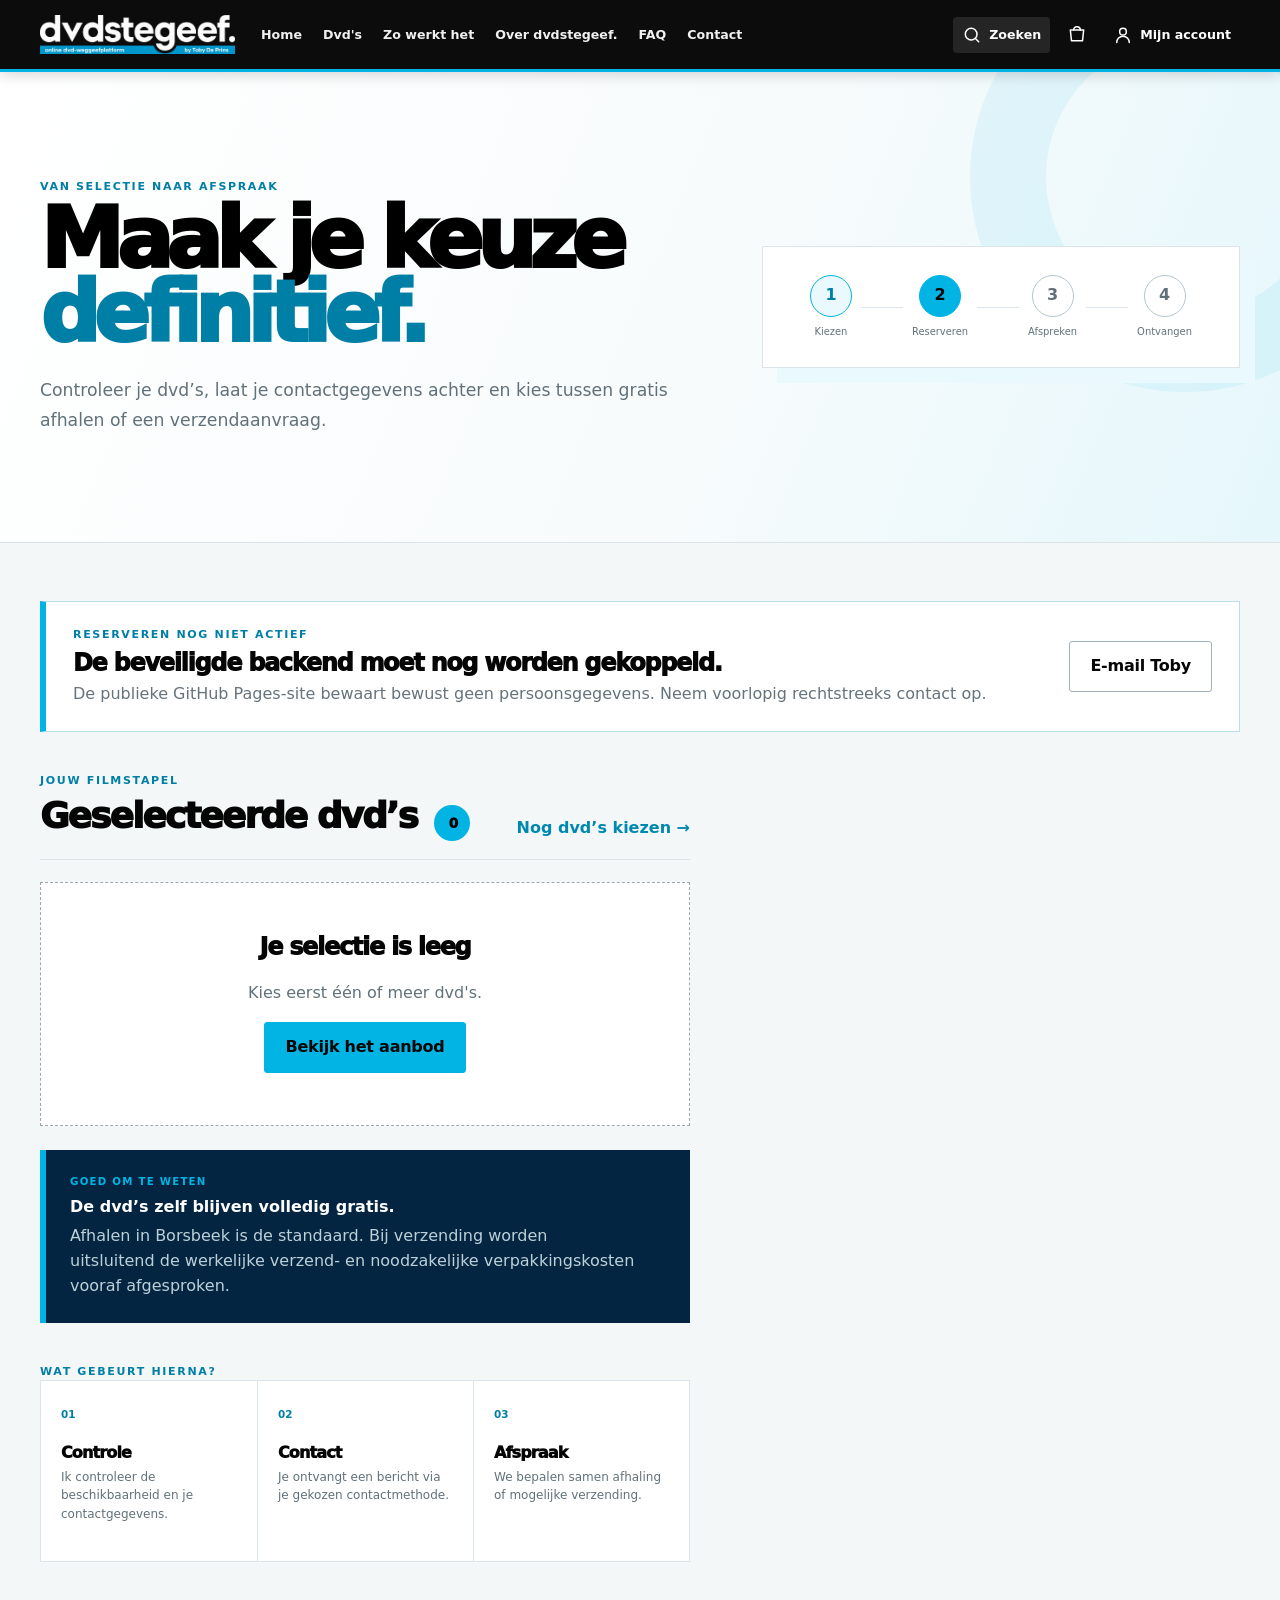
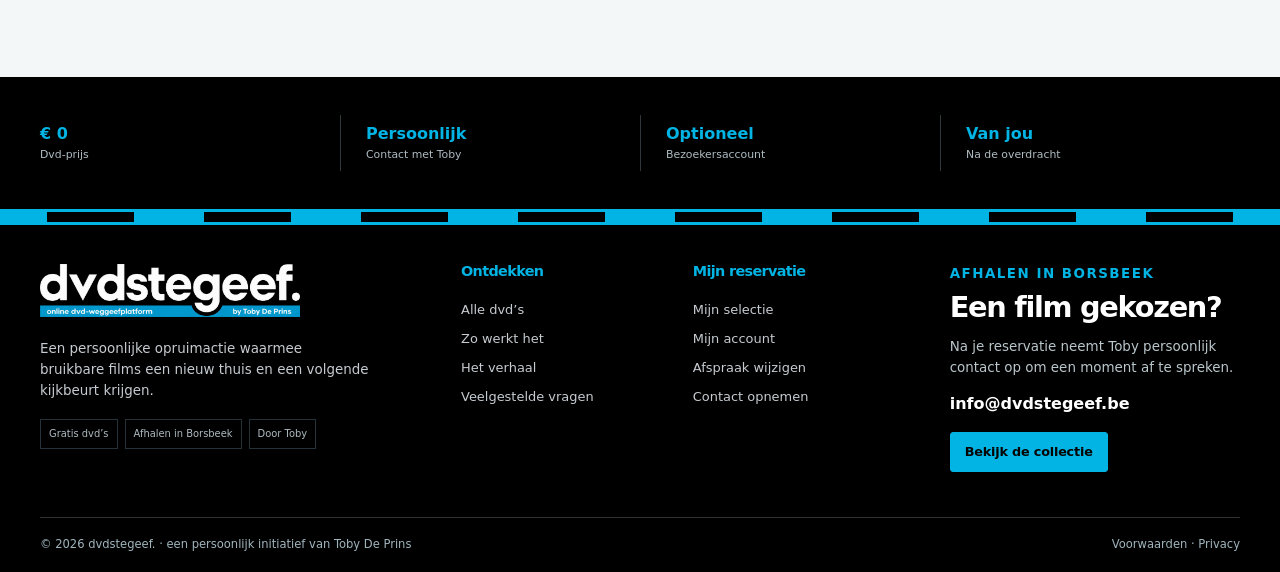
<file: site/reservation.html>
<!DOCTYPE html>

<html lang="nl-BE">
<head>
<meta charset="utf-8"/>
<meta content="width=device-width, initial-scale=1" name="viewport"/>
<meta content="#000000" name="theme-color"/>
<meta content="__CSP__" http-equiv="Content-Security-Policy"/>
<meta content="yes" name="apple-mobile-web-app-capable"/>
<meta content="black" name="apple-mobile-web-app-status-bar-style"/>
<meta content="dvdstegeef." name="apple-mobile-web-app-title"/>
<meta content="#000000" name="msapplication-TileColor"/>
<meta content="browserconfig.xml" name="msapplication-config"/>
<meta content="website" property="og:type"/>
<meta content="Mijn reservatie | dvdstegeef." property="og:title"/>
<meta content="Controleer je geselecteerde dvd’s en rond je gratis reservatie af." property="og:description"/>
<meta content="dvdstegeef." property="og:site_name"/>
<meta content="assets/social/open-graph-1200x630.png" property="og:image"/>
<meta content="1200" property="og:image:width"/>
<meta content="630" property="og:image:height"/>
<meta content="summary_large_image" name="twitter:card"/>
<meta content="Mijn reservatie | dvdstegeef." name="twitter:title"/>
<meta content="Controleer je geselecteerde dvd’s en rond je gratis reservatie af." name="twitter:description"/>
<meta content="assets/social/open-graph-1200x630.png" name="twitter:image"/>
<link href="assets/icons/favicon.ico" rel="icon" type="image/x-icon"/>
<link href="assets/icons/favicon-16x16.png" rel="icon" sizes="16x16" type="image/png"/>
<link href="assets/icons/favicon-32x32.png" rel="icon" sizes="32x32" type="image/png"/>
<link href="assets/icons/favicon-48x48.png" rel="icon" sizes="48x48" type="image/png"/>
<link href="assets/icons/apple-touch-icon.png" rel="apple-touch-icon" sizes="180x180"/>
<link href="site.webmanifest" rel="manifest"/>
<meta content="Controleer je geselecteerde dvd’s en rond je gratis reservatie af." name="description"/>
<title>Mijn reservatie | dvdstegeef.</title>
<link href="css/site.css" rel="stylesheet"/>
<script defer="" src="js/runtime-config.js"></script>
<script defer="" src="js/api-client.js"></script>
<script defer="" src="js/data.js"></script>
<script defer="" src="js/app.js"></script>
<script defer="" src="js/reservation.js"></script>
<link href="css/creative-site.css" rel="stylesheet"/><script defer="" src="js/experience.js"></script></head>
<body data-page="reservation">
<noscript><div class="noscript-banner">JavaScript is nodig voor zoeken en reserveren.</div></noscript>
<a class="skip-link" href="#main-content">Ga naar de inhoud</a>
<header class="site-header">
<div class="container header-inner">
<a aria-label="dvdstegeef., home" class="brand" href="index.html"><img alt="dvdstegeef. – online dvd-weggeefplatform door Toby De Prins" class="site-logo site-logo-wordmark" src="assets/brand/logo-elements-transparent.png"/></a>
<button aria-controls="main-navigation" aria-expanded="false" class="menu-toggle" type="button">
<span></span><span></span><span></span>
<span class="sr-only">Menu openen</span>
</button>
<nav aria-label="Hoofdnavigatie" class="main-nav" id="main-navigation"><a href="index.html">Home</a><a href="dvds.html">Dvd's</a><a href="how-it-works.html">Zo werkt het</a><a href="about.html">Over dvdstegeef.</a><a href="faq.html">FAQ</a><a href="contact.html">Contact</a></nav>
<div class="header-actions">
<a aria-label="Dvd's zoeken" class="header-search" href="dvds.html">
<svg aria-hidden="true" viewbox="0 0 24 24">
<circle cx="11" cy="11" r="7"></circle>
<path d="m20 20-3.6-3.6"></path>
</svg>
<span>Zoeken</span>
</a>
<a aria-label="Mijn reservering" class="reservation-link" href="reservation.html">
<svg aria-hidden="true" viewbox="0 0 24 24">
<path d="M4 6h16l-1.4 13H5.4L4 6Z"></path>
<path d="M8 6a4 4 0 0 1 8 0"></path>
</svg>
<span class="reservation-count" data-reservation-count="">0</span>
</a>
<a aria-label="Mijn account" class="login-link" href="account.html">
<svg aria-hidden="true" viewbox="0 0 24 24">
<circle cx="12" cy="8" r="4"></circle>
<path d="M4.5 21a7.5 7.5 0 0 1 15 0"></path>
</svg>
<span>Mijn account</span>
</a>
</div>
</div>
</header>
<main class="experience-page experience-reservation" id="main-content">
<section class="editorial-hero editorial-hero--reservation"><div aria-hidden="true" class="editorial-hero__shape"></div><div class="container editorial-hero__grid"><div><p class="eyebrow">Van selectie naar afspraak</p><h1>Maak je keuze <span>definitief.</span></h1><p>Controleer je dvd’s, laat je contactgegevens achter en kies tussen gratis afhalen of een verzendaanvraag.</p></div><div aria-hidden="true" class="reservation-hero-route"><div class="is-done"><span>1</span><small>Kiezen</small></div><i></i><div class="is-active"><span>2</span><small>Reserveren</small></div><i></i><div><span>3</span><small>Afspreken</small></div><i></i><div><span>4</span><small>Ontvangen</small></div></div></div></section>
<section class="reservation-section reservation-section--creative"><div class="container"><div class="success-panel" hidden="" id="reservation-success"></div><div class="account-recommendation" id="account-recommendation"><div><p class="section-kicker">Account is niet verplicht</p><h2>Een account maakt meerdere reserveringen makkelijker.</h2><p>Volg de status op, pas contactgegevens aan of annuleer zelf wanneer dat nodig is.</p></div><a class="secondary-button" href="account.html">Inloggen of account maken</a></div>
<div class="reservation-layout" id="reservation-layout">
<div class="reservation-left"><div class="reservation-heading"><div><p class="section-kicker">Jouw filmstapel</p><h2>Geselecteerde dvd’s <span id="reservation-page-count">0</span></h2></div><a href="dvds.html">Nog dvd’s kiezen →</a></div><div class="reservation-selection" id="reservation-selection"></div><aside class="reservation-reminder"><span>Goed om te weten</span><strong>De dvd’s zelf blijven volledig gratis.</strong><p>Afhalen in Borsbeek is de standaard. Bij verzending worden uitsluitend de werkelijke verzend- en noodzakelijke verpakkingskosten vooraf afgesproken.</p></aside><div class="after-reservation"><p class="section-kicker">Wat gebeurt hierna?</p><div><article><span>01</span><h3>Controle</h3><p>Ik controleer de beschikbaarheid en je contactgegevens.</p></article><article><span>02</span><h3>Contact</h3><p>Je ontvangt een bericht via je gekozen contactmethode.</p></article><article><span>03</span><h3>Afspraak</h3><p>We bepalen samen afhaling of mogelijke verzending.</p></article></div></div></div>
<form class="checkout-card checkout-card--editorial" id="reservation-form"><div class="checkout-card__header"><span>RESERVATIE</span><h2>Jouw gegevens</h2><p>Alleen wat nodig is om je selectie en afspraak uit te voeren.</p></div><div class="form-grid two"><label>Voornaam<input autocomplete="given-name" name="firstName" required=""/></label><label>Achternaam<input autocomplete="family-name" name="lastName" required=""/></label></div><fieldset class="contact-preference"><legend>Hoe mag Toby contact met je opnemen?</legend><label><input name="contactPreference" required="" type="radio" value="WhatsApp"/><span>WhatsApp</span></label><label><input name="contactPreference" required="" type="radio" value="SMS"/><span>Sms</span></label><label><input name="contactPreference" required="" type="radio" value="E-mail"/><span>E-mail</span></label></fieldset><label>E-mailadres<input autocomplete="email" name="email" placeholder="Nodig voor e-mail en handig voor opvolging" type="email"/></label><label>Telefoonnummer<input autocomplete="tel" name="phone" placeholder="Nodig voor sms of WhatsApp" type="tel"/></label><fieldset class="delivery-choice"><legend>Hoe wil je de dvd’s ontvangen?</legend><label><input checked="" name="deliveryMethod" type="radio" value="pickup"/><span><strong>Afhalen in Borsbeek</strong><small>Gratis en persoonlijk op afspraak</small></span></label><label><input name="deliveryMethod" type="radio" value="shipping"/><span><strong>Verzending aanvragen</strong><small>Na akkoord en voorafbetaling van de werkelijke kosten</small></span></label></fieldset><div class="shipping-fields" hidden="" id="shipping-fields"><div class="shipping-notice">Ik bevestig eerst of verzending praktisch mogelijk is en welk bedrag je vooraf moet betalen. Er wordt pas verzonden nadat de betaling ontvangen is.</div><label>Straat en huisnummer<input autocomplete="street-address" name="street"/></label><div class="form-grid two"><label>Postcode<input autocomplete="postal-code" name="postalCode"/></label><label>Plaats<input autocomplete="address-level2" name="city"/></label></div><label>Land<input autocomplete="country-name" name="country" value="België"/></label><label class="checkbox-label"><input name="shippingPaymentAgreement" type="checkbox" value="yes"/><span>Ik begrijp dat de verzendkosten vooraf moeten worden betaald.</span></label></div><label>Opmerking<textarea name="note" placeholder="Bijvoorbeeld een praktisch detail of vraag" rows="4"></textarea></label><div class="order-summary"><span class="order-summary__label">Je reserveert</span><ul id="reservation-summary"></ul><p class="free-total"><span>Dvd’s</span><strong>Gratis</strong></p><p class="shipping-total" hidden="" id="shipping-total"><span>Verzendkosten</span><strong>Later bevestigd en vooraf te betalen</strong></p></div><label class="checkbox-label"><input name="agree" required="" type="checkbox" value="yes"/><span>Ik ga akkoord met de <a href="terms.html">reserverings-, afhaal- en verzendvoorwaarden</a>.</span></label><button class="primary-button full" type="submit">Definitief reserveren</button><p class="form-disclaimer">Je persoonsgegevens horen uitsluitend via de gekoppelde beveiligde API te worden verwerkt.</p></form>
</div>
</div></section>
<section class="compact-trust"><div class="container compact-trust__grid"><article><strong>€ 0</strong><span>Dvd-prijs</span></article><article><strong>Persoonlijk</strong><span>Contact met Toby</span></article><article><strong>Optioneel</strong><span>Bezoekersaccount</span></article><article><strong>Van jou</strong><span>Na de overdracht</span></article></div></section>
</main>
<footer class="site-footer">
<div aria-hidden="true" class="footer-filmstrip"><span></span><span></span><span></span><span></span><span></span><span></span><span></span><span></span></div>
<div class="container footer-grid footer-grid--creative">
<div class="footer-about"><a class="brand footer-brand" href="index.html"><img alt="dvdstegeef. – online dvd-weggeefplatform door Toby De Prins" class="site-logo site-logo-wordmark" src="assets/brand/logo-elements-transparent.png"/></a><p>Een persoonlijke opruimactie waarmee bruikbare films een nieuw thuis en een volgende kijkbeurt krijgen.</p><div class="footer-badges"><span>Gratis dvd’s</span><span>Afhalen in Borsbeek</span><span>Door Toby</span></div></div>
<div class="footer-column"><h2>Ontdekken</h2><a href="dvds.html">Alle dvd’s</a><a href="how-it-works.html">Zo werkt het</a><a href="about.html">Het verhaal</a><a href="faq.html">Veelgestelde vragen</a></div>
<div class="footer-column"><h2>Mijn reservatie</h2><a href="reservation.html">Mijn selectie</a><a href="account.html">Mijn account</a><a href="contact.html">Afspraak wijzigen</a><a href="contact.html">Contact opnemen</a></div>
<div class="footer-contact"><p class="section-kicker">Afhalen in Borsbeek</p><h2>Een film gekozen?</h2><p>Na je reservatie neemt Toby persoonlijk contact op om een moment af te spreken.</p><a class="footer-email" href="mailto:info@dvdstegeef.be">info@dvdstegeef.be</a><a class="primary-button" href="dvds.html">Bekijk de collectie</a></div>
</div>
<div class="container copyright"><span>© 2026 dvdstegeef. · een persoonlijk initiatief van Toby De Prins</span><span><a href="terms.html">Voorwaarden</a> · <a href="privacy.html">Privacy</a></span></div>
</footer>
<div aria-live="polite" class="toast" id="site-toast" role="status"></div>
</body>
</html>
</file>
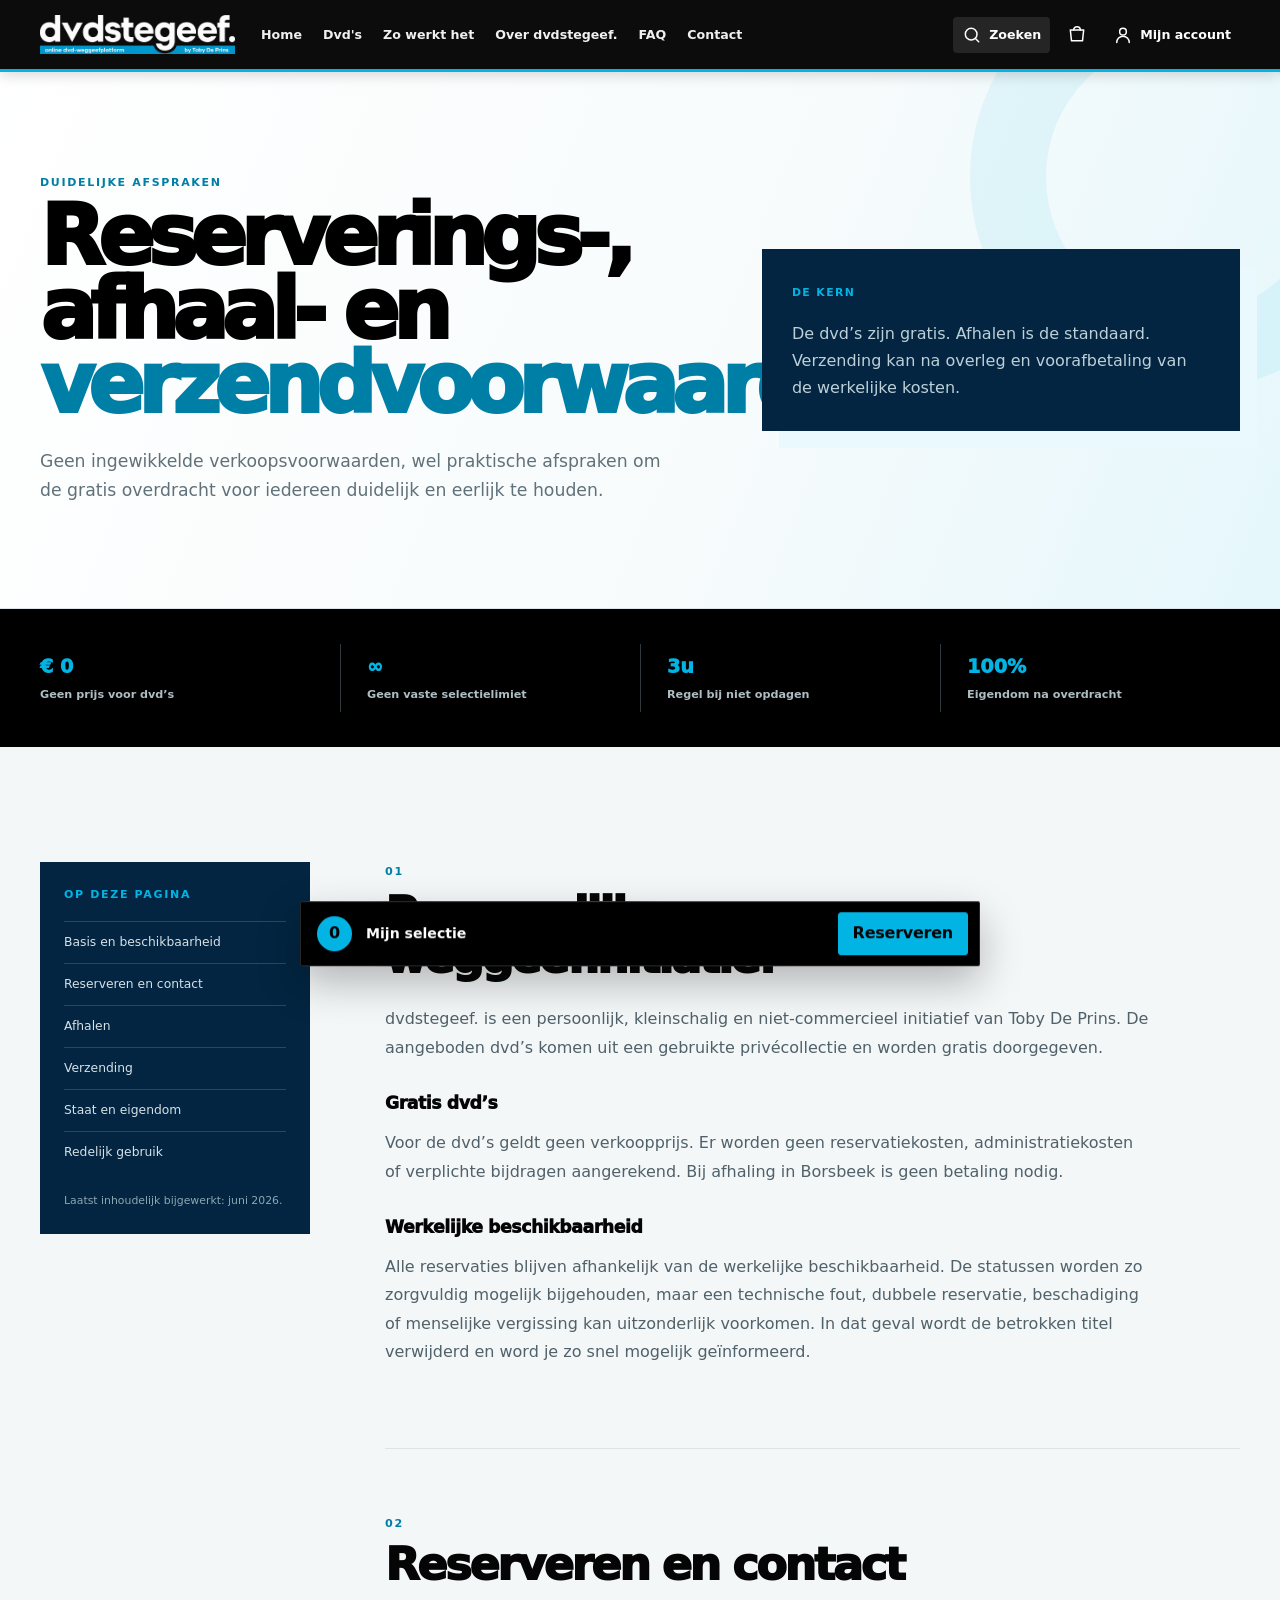
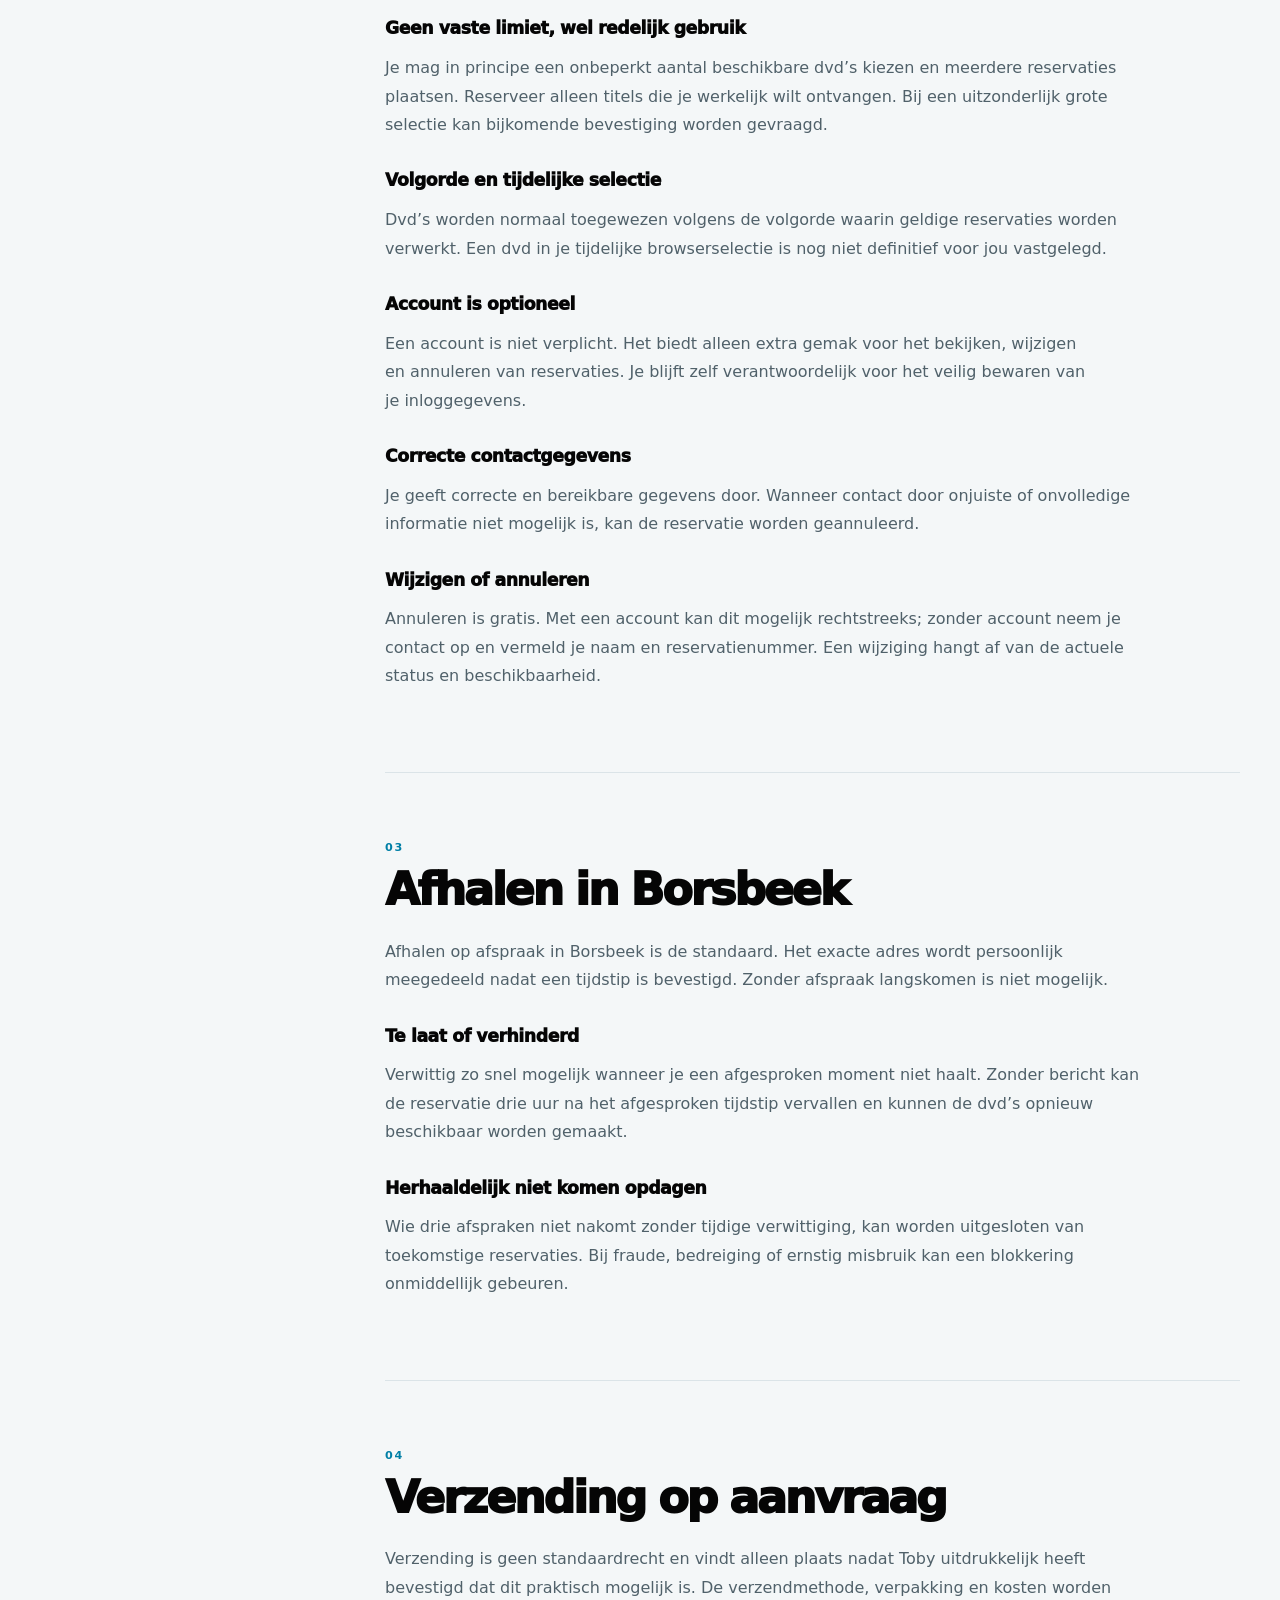
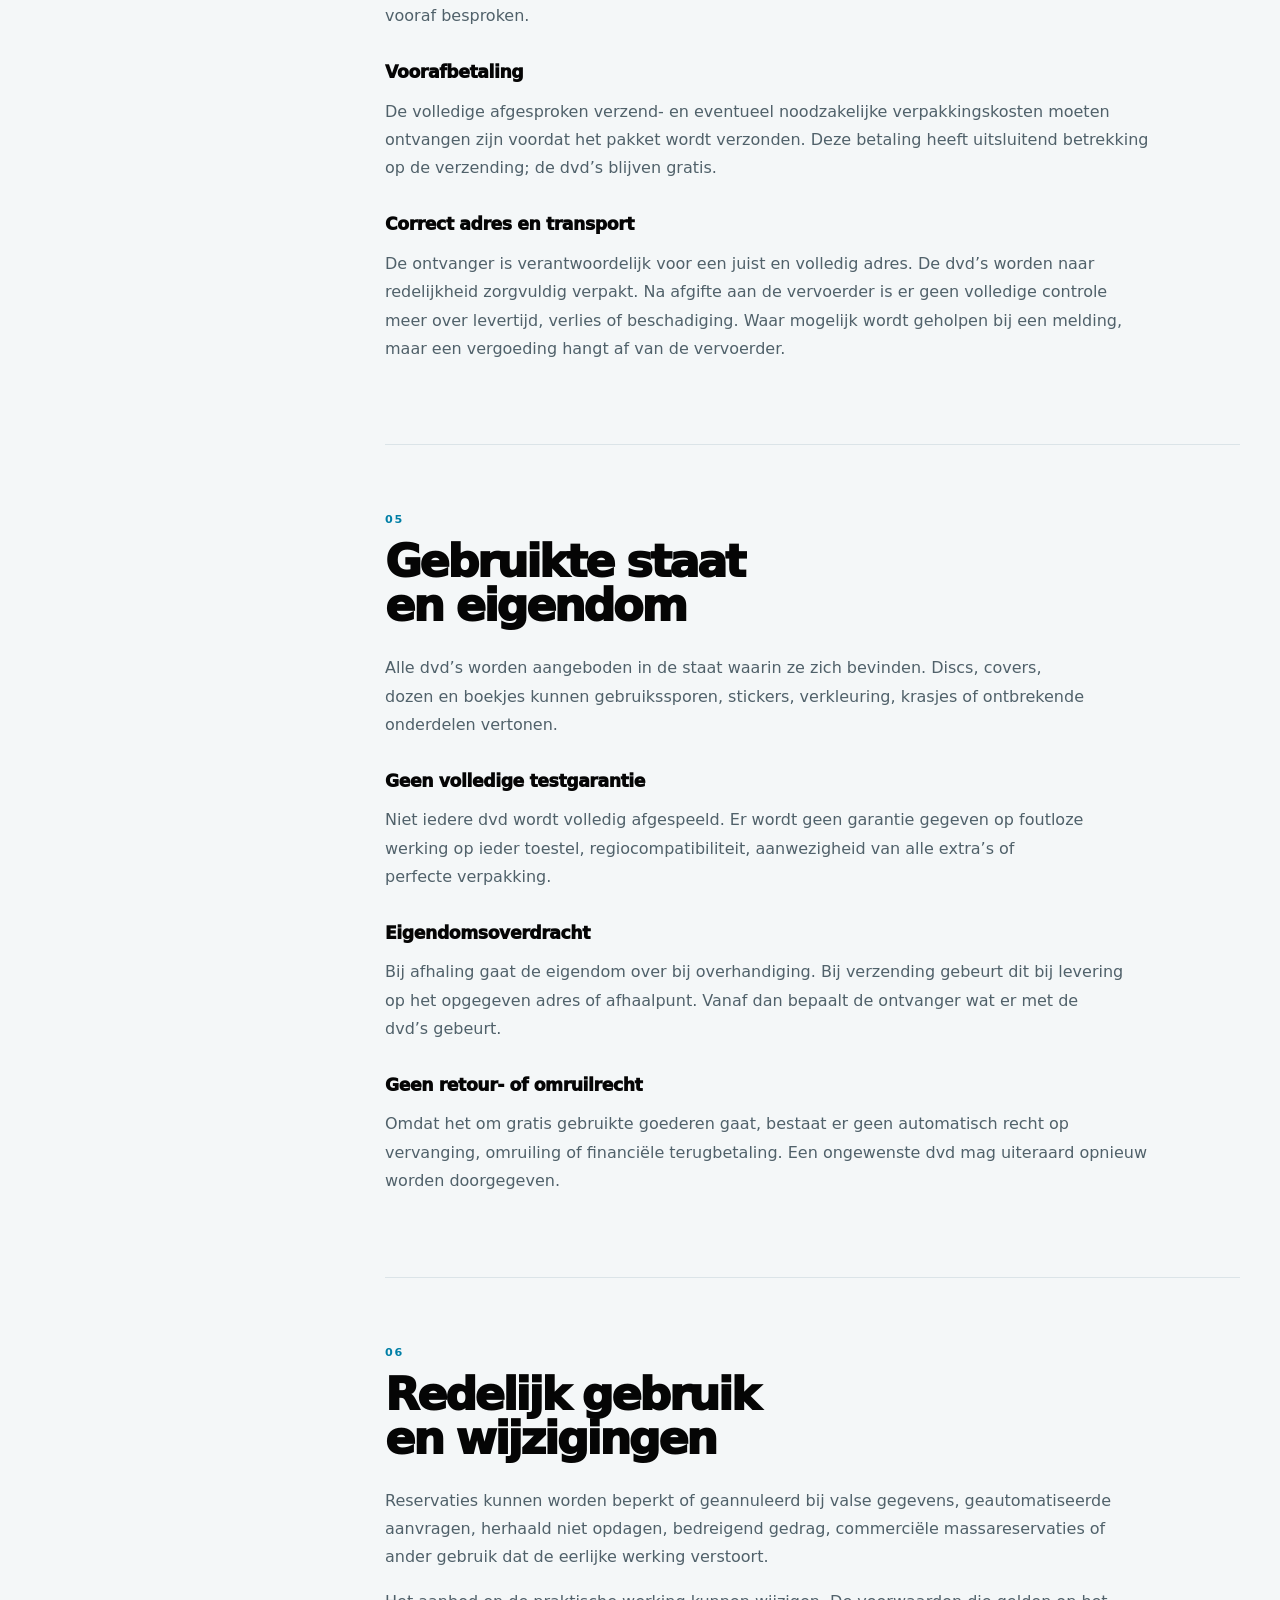
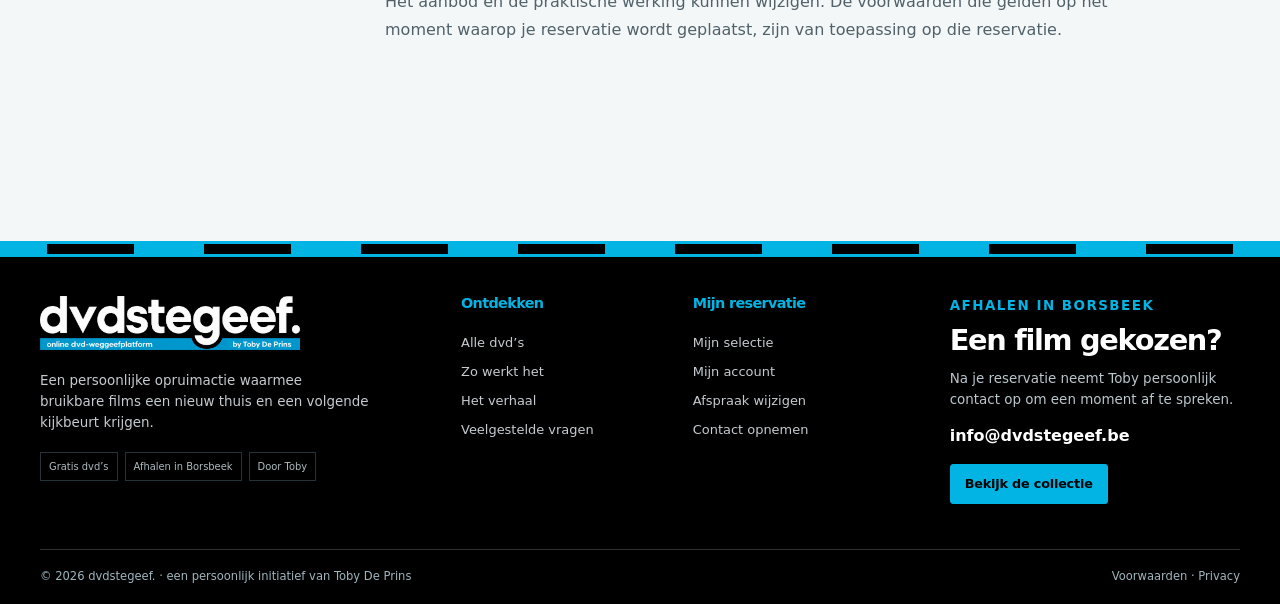
<file: site/terms.html>
<!DOCTYPE html>

<html lang="nl-BE">
<head>
<meta charset="utf-8"/>
<meta content="width=device-width, initial-scale=1" name="viewport"/>
<meta content="#000000" name="theme-color"/>
<meta content="__CSP__" http-equiv="Content-Security-Policy"/>
<meta content="yes" name="apple-mobile-web-app-capable"/>
<meta content="black" name="apple-mobile-web-app-status-bar-style"/>
<meta content="dvdstegeef." name="apple-mobile-web-app-title"/>
<meta content="#000000" name="msapplication-TileColor"/>
<meta content="browserconfig.xml" name="msapplication-config"/>
<meta content="website" property="og:type"/>
<meta content="Voorwaarden | dvdstegeef." property="og:title"/>
<meta content="Praktische afspraken voor gratis reserveren, afhalen en eventuele verzending." property="og:description"/>
<meta content="dvdstegeef." property="og:site_name"/>
<meta content="assets/social/open-graph-1200x630.png" property="og:image"/>
<meta content="1200" property="og:image:width"/>
<meta content="630" property="og:image:height"/>
<meta content="summary_large_image" name="twitter:card"/>
<meta content="Voorwaarden | dvdstegeef." name="twitter:title"/>
<meta content="Praktische afspraken voor gratis reserveren, afhalen en eventuele verzending." name="twitter:description"/>
<meta content="assets/social/open-graph-1200x630.png" name="twitter:image"/>
<link href="assets/icons/favicon.ico" rel="icon" type="image/x-icon"/>
<link href="assets/icons/favicon-16x16.png" rel="icon" sizes="16x16" type="image/png"/>
<link href="assets/icons/favicon-32x32.png" rel="icon" sizes="32x32" type="image/png"/>
<link href="assets/icons/favicon-48x48.png" rel="icon" sizes="48x48" type="image/png"/>
<link href="assets/icons/apple-touch-icon.png" rel="apple-touch-icon" sizes="180x180"/>
<link href="site.webmanifest" rel="manifest"/>
<meta content="Praktische afspraken voor gratis reserveren, afhalen en eventuele verzending." name="description"/>
<title>Voorwaarden | dvdstegeef.</title>
<link href="css/site.css" rel="stylesheet"/>
<script defer="" src="js/runtime-config.js"></script>
<script defer="" src="js/api-client.js"></script>
<script defer="" src="js/data.js"></script>
<script defer="" src="js/app.js"></script>
<link href="css/creative-site.css" rel="stylesheet"/><script defer="" src="js/experience.js"></script></head>
<body data-page="">
<noscript><div class="noscript-banner">JavaScript is nodig voor zoeken en reserveren.</div></noscript>
<a class="skip-link" href="#main-content">Ga naar de inhoud</a>
<header class="site-header">
<div class="container header-inner">
<a aria-label="dvdstegeef., home" class="brand" href="index.html"><img alt="dvdstegeef. – online dvd-weggeefplatform door Toby De Prins" class="site-logo site-logo-wordmark" src="assets/brand/logo-elements-transparent.png"/></a>
<button aria-controls="main-navigation" aria-expanded="false" class="menu-toggle" type="button">
<span></span><span></span><span></span>
<span class="sr-only">Menu openen</span>
</button>
<nav aria-label="Hoofdnavigatie" class="main-nav" id="main-navigation"><a href="index.html">Home</a><a href="dvds.html">Dvd's</a><a href="how-it-works.html">Zo werkt het</a><a href="about.html">Over dvdstegeef.</a><a href="faq.html">FAQ</a><a href="contact.html">Contact</a></nav>
<div class="header-actions">
<a aria-label="Dvd's zoeken" class="header-search" href="dvds.html">
<svg aria-hidden="true" viewbox="0 0 24 24">
<circle cx="11" cy="11" r="7"></circle>
<path d="m20 20-3.6-3.6"></path>
</svg>
<span>Zoeken</span>
</a>
<a aria-label="Mijn reservering" class="reservation-link" href="reservation.html">
<svg aria-hidden="true" viewbox="0 0 24 24">
<path d="M4 6h16l-1.4 13H5.4L4 6Z"></path>
<path d="M8 6a4 4 0 0 1 8 0"></path>
</svg>
<span class="reservation-count" data-reservation-count="">0</span>
</a>
<a aria-label="Mijn account" class="login-link" href="account.html">
<svg aria-hidden="true" viewbox="0 0 24 24">
<circle cx="12" cy="8" r="4"></circle>
<path d="M4.5 21a7.5 7.5 0 0 1 15 0"></path>
</svg>
<span>Mijn account</span>
</a>
</div>
</div>
</header>
<main class="experience-page experience-legal" id="main-content">
<section class="editorial-hero editorial-hero--legal"><div aria-hidden="true" class="editorial-hero__shape"></div><div class="container editorial-hero__grid"><div><p class="eyebrow">Duidelijke afspraken</p><h1>Reserverings-, afhaal- en <span>verzendvoorwaarden.</span></h1><p>Geen ingewikkelde verkoopsvoorwaarden, wel praktische afspraken om de gratis overdracht voor iedereen duidelijk en eerlijk te houden.</p></div><div class="legal-hero-card"><strong>De kern</strong><p>De dvd’s zijn gratis. Afhalen is de standaard. Verzending kan na overleg en voorafbetaling van de werkelijke kosten.</p></div></div></section>
<section class="legal-summary"><div class="container legal-summary__grid"><article><span>€ 0</span><strong>Geen prijs voor dvd’s</strong></article><article><span>∞</span><strong>Geen vaste selectielimiet</strong></article><article><span>3u</span><strong>Regel bij niet opdagen</strong></article><article><span>100%</span><strong>Eigendom na overdracht</strong></article></div></section>
<section class="legal-section legal-section--creative"><div class="container legal-layout"><aside class="legal-toc"><p class="section-kicker">Op deze pagina</p><nav><a href="#basis">Basis en beschikbaarheid</a><a href="#reserveren-voorwaarden">Reserveren en contact</a><a href="#afhalen-voorwaarden">Afhalen</a><a href="#verzenden-voorwaarden">Verzending</a><a href="#staat-eigendom">Staat en eigendom</a><a href="#misbruik">Redelijk gebruik</a></nav><p class="legal-toc__note">Laatst inhoudelijk bijgewerkt: juni 2026.</p></aside><article class="legal-copy legal-copy--chapters">
<section id="basis"><p class="legal-chapter-number">01</p><h2>Persoonlijk weggeefinitiatief</h2><p>dvdstegeef. is een persoonlijk, kleinschalig en niet-commercieel initiatief van Toby De Prins. De aangeboden dvd’s komen uit een gebruikte privécollectie en worden gratis doorgegeven.</p><h3>Gratis dvd’s</h3><p>Voor de dvd’s geldt geen verkoopprijs. Er worden geen reservatiekosten, administratiekosten of verplichte bijdragen aangerekend. Bij afhaling in Borsbeek is geen betaling nodig.</p><h3>Werkelijke beschikbaarheid</h3><p>Alle reservaties blijven afhankelijk van de werkelijke beschikbaarheid. De statussen worden zo zorgvuldig mogelijk bijgehouden, maar een technische fout, dubbele reservatie, beschadiging of menselijke vergissing kan uitzonderlijk voorkomen. In dat geval wordt de betrokken titel verwijderd en word je zo snel mogelijk geïnformeerd.</p></section>
<section id="reserveren-voorwaarden"><p class="legal-chapter-number">02</p><h2>Reserveren en contact</h2><h3>Geen vaste limiet, wel redelijk gebruik</h3><p>Je mag in principe een onbeperkt aantal beschikbare dvd’s kiezen en meerdere reservaties plaatsen. Reserveer alleen titels die je werkelijk wilt ontvangen. Bij een uitzonderlijk grote selectie kan bijkomende bevestiging worden gevraagd.</p><h3>Volgorde en tijdelijke selectie</h3><p>Dvd’s worden normaal toegewezen volgens de volgorde waarin geldige reservaties worden verwerkt. Een dvd in je tijdelijke browserselectie is nog niet definitief voor jou vastgelegd.</p><h3>Account is optioneel</h3><p>Een account is niet verplicht. Het biedt alleen extra gemak voor het bekijken, wijzigen en annuleren van reservaties. Je blijft zelf verantwoordelijk voor het veilig bewaren van je inloggegevens.</p><h3>Correcte contactgegevens</h3><p>Je geeft correcte en bereikbare gegevens door. Wanneer contact door onjuiste of onvolledige informatie niet mogelijk is, kan de reservatie worden geannuleerd.</p><h3>Wijzigen of annuleren</h3><p>Annuleren is gratis. Met een account kan dit mogelijk rechtstreeks; zonder account neem je contact op en vermeld je naam en reservatienummer. Een wijziging hangt af van de actuele status en beschikbaarheid.</p></section>
<section id="afhalen-voorwaarden"><p class="legal-chapter-number">03</p><h2>Afhalen in Borsbeek</h2><p>Afhalen op afspraak in Borsbeek is de standaard. Het exacte adres wordt persoonlijk meegedeeld nadat een tijdstip is bevestigd. Zonder afspraak langskomen is niet mogelijk.</p><h3>Te laat of verhinderd</h3><p>Verwittig zo snel mogelijk wanneer je een afgesproken moment niet haalt. Zonder bericht kan de reservatie drie uur na het afgesproken tijdstip vervallen en kunnen de dvd’s opnieuw beschikbaar worden gemaakt.</p><h3>Herhaaldelijk niet komen opdagen</h3><p>Wie drie afspraken niet nakomt zonder tijdige verwittiging, kan worden uitgesloten van toekomstige reservaties. Bij fraude, bedreiging of ernstig misbruik kan een blokkering onmiddellijk gebeuren.</p></section>
<section id="verzenden-voorwaarden"><p class="legal-chapter-number">04</p><h2>Verzending op aanvraag</h2><p>Verzending is geen standaardrecht en vindt alleen plaats nadat Toby uitdrukkelijk heeft bevestigd dat dit praktisch mogelijk is. De verzendmethode, verpakking en kosten worden vooraf besproken.</p><h3>Voorafbetaling</h3><p>De volledige afgesproken verzend- en eventueel noodzakelijke verpakkingskosten moeten ontvangen zijn voordat het pakket wordt verzonden. Deze betaling heeft uitsluitend betrekking op de verzending; de dvd’s blijven gratis.</p><h3>Correct adres en transport</h3><p>De ontvanger is verantwoordelijk voor een juist en volledig adres. De dvd’s worden naar redelijkheid zorgvuldig verpakt. Na afgifte aan de vervoerder is er geen volledige controle meer over levertijd, verlies of beschadiging. Waar mogelijk wordt geholpen bij een melding, maar een vergoeding hangt af van de vervoerder.</p></section>
<section id="staat-eigendom"><p class="legal-chapter-number">05</p><h2>Gebruikte staat en eigendom</h2><p>Alle dvd’s worden aangeboden in de staat waarin ze zich bevinden. Discs, covers, dozen en boekjes kunnen gebruikssporen, stickers, verkleuring, krasjes of ontbrekende onderdelen vertonen.</p><h3>Geen volledige testgarantie</h3><p>Niet iedere dvd wordt volledig afgespeeld. Er wordt geen garantie gegeven op foutloze werking op ieder toestel, regiocompatibiliteit, aanwezigheid van alle extra’s of perfecte verpakking.</p><h3>Eigendomsoverdracht</h3><p>Bij afhaling gaat de eigendom over bij overhandiging. Bij verzending gebeurt dit bij levering op het opgegeven adres of afhaalpunt. Vanaf dan bepaalt de ontvanger wat er met de dvd’s gebeurt.</p><h3>Geen retour- of omruilrecht</h3><p>Omdat het om gratis gebruikte goederen gaat, bestaat er geen automatisch recht op vervanging, omruiling of financiële terugbetaling. Een ongewenste dvd mag uiteraard opnieuw worden doorgegeven.</p></section>
<section id="misbruik"><p class="legal-chapter-number">06</p><h2>Redelijk gebruik en wijzigingen</h2><p>Reservaties kunnen worden beperkt of geannuleerd bij valse gegevens, geautomatiseerde aanvragen, herhaald niet opdagen, bedreigend gedrag, commerciële massareservaties of ander gebruik dat de eerlijke werking verstoort.</p><p>Het aanbod en de praktische werking kunnen wijzigen. De voorwaarden die gelden op het moment waarop je reservatie wordt geplaatst, zijn van toepassing op die reservatie.</p></section>
</article></div></section>
</main>
<footer class="site-footer">
<div aria-hidden="true" class="footer-filmstrip"><span></span><span></span><span></span><span></span><span></span><span></span><span></span><span></span></div>
<div class="container footer-grid footer-grid--creative">
<div class="footer-about"><a class="brand footer-brand" href="index.html"><img alt="dvdstegeef. – online dvd-weggeefplatform door Toby De Prins" class="site-logo site-logo-wordmark" src="assets/brand/logo-elements-transparent.png"/></a><p>Een persoonlijke opruimactie waarmee bruikbare films een nieuw thuis en een volgende kijkbeurt krijgen.</p><div class="footer-badges"><span>Gratis dvd’s</span><span>Afhalen in Borsbeek</span><span>Door Toby</span></div></div>
<div class="footer-column"><h2>Ontdekken</h2><a href="dvds.html">Alle dvd’s</a><a href="how-it-works.html">Zo werkt het</a><a href="about.html">Het verhaal</a><a href="faq.html">Veelgestelde vragen</a></div>
<div class="footer-column"><h2>Mijn reservatie</h2><a href="reservation.html">Mijn selectie</a><a href="account.html">Mijn account</a><a href="contact.html">Afspraak wijzigen</a><a href="contact.html">Contact opnemen</a></div>
<div class="footer-contact"><p class="section-kicker">Afhalen in Borsbeek</p><h2>Een film gekozen?</h2><p>Na je reservatie neemt Toby persoonlijk contact op om een moment af te spreken.</p><a class="footer-email" href="mailto:info@dvdstegeef.be">info@dvdstegeef.be</a><a class="primary-button" href="dvds.html">Bekijk de collectie</a></div>
</div>
<div class="container copyright"><span>© 2026 dvdstegeef. · een persoonlijk initiatief van Toby De Prins</span><span><a href="terms.html">Voorwaarden</a> · <a href="privacy.html">Privacy</a></span></div>
</footer>
<div aria-live="polite" class="toast" id="site-toast" role="status"></div>
</body>
</html>
</file>
<file: site/css/site.css>
/* ===== styles.css ===== */
:root {
  --black:#050505;
  --black-2:#171717;
  --cyan:#03b8e5;
  --cyan-dark:#007ea4;
  --cyan-soft:#e8f9fd;
  --white:#fff;
  --paper:#f5f7f8;
  --ink:#111518;
  --muted:#66727a;
  --line:#dce3e6;
  --danger:#bd3049;
  --success:#16785c;
  --shadow:0 18px 50px rgba(0,0,0,.11);
  --shadow-sm:0 8px 24px rgba(0,0,0,.08);
  --radius:12px;
  --container:1200px;
  --section:clamp(64px,8vw,108px);
}

*{box-sizing:border-box}
html{scroll-behavior:smooth;color-scheme:light}
body{margin:0;color:var(--ink);background:var(--white);font-family:Inter,ui-sans-serif,system-ui,-apple-system,BlinkMacSystemFont,"Segoe UI",sans-serif;line-height:1.55;text-rendering:optimizeLegibility}
img{display:block;max-width:100%}
a{color:inherit;text-decoration:none}
button,input,select,textarea{font:inherit}
button{cursor:pointer}
button:disabled{cursor:not-allowed;opacity:.55}
svg{width:1.25em;height:1.25em;fill:none;stroke:currentColor;stroke-width:1.8;stroke-linecap:round;stroke-linejoin:round}
h1,h2,h3{line-height:1.08;text-wrap:balance}
p{text-wrap:pretty}
.container{width:min(var(--container),calc(100% - 40px));margin-inline:auto}
.narrow{max-width:850px}
.sr-only{position:absolute;width:1px;height:1px;padding:0;margin:-1px;clip:rect(0,0,0,0);overflow:hidden;white-space:nowrap;border:0}
[hidden]{display:none!important}
.skip-link{position:fixed;top:10px;left:10px;z-index:1000;transform:translateY(-150%);padding:10px 14px;border-radius:7px;background:var(--cyan);color:var(--black);font-weight:850}
.skip-link:focus{transform:translateY(0)}
:focus-visible{outline:3px solid var(--cyan);outline-offset:3px}

input,select,textarea{width:100%;border:1px solid #bdc6ca;border-radius:8px;background:#fff;color:var(--ink);padding:12px 13px;outline:none}
input:focus,select:focus,textarea:focus{border-color:var(--cyan-dark);box-shadow:0 0 0 4px rgba(3,184,229,.17)}
textarea{resize:vertical}
label{display:grid;gap:7px;color:#2d3438;font-size:.84rem;font-weight:720}

.eyebrow,.section-kicker{margin:0 0 8px;color:var(--cyan-dark);font-size:.74rem;font-weight:900;letter-spacing:.12em;text-transform:uppercase}
.primary-button,.secondary-button,.text-button{min-height:46px;display:inline-flex;align-items:center;justify-content:center;gap:8px;border-radius:8px;padding:11px 19px;font-weight:800;transition:.18s ease}
.primary-button{border:1px solid var(--cyan);background:var(--cyan);color:var(--black)}
.primary-button:hover{transform:translateY(-2px);background:#36caee}
.secondary-button{border:1px solid var(--black);background:var(--white);color:var(--black)}
.secondary-button:hover{transform:translateY(-2px);background:var(--black);color:var(--white)}
.text-button{border:0;background:transparent;color:var(--cyan-dark);padding-inline:0;text-decoration:underline}
.text-button.danger{color:var(--danger)}
.full{width:100%}
.button-row{display:flex;flex-wrap:wrap;align-items:center;gap:12px}
.back-link,.text-link,.view-all{color:var(--cyan-dark);font-weight:800}
.view-all{display:inline-flex;align-items:center;gap:5px;white-space:nowrap}
.view-all span{font-size:1.4rem;line-height:1}

/* Header */
.site-header{position:sticky;top:0;z-index:100;min-height:78px;color:#fff;background:rgba(5,5,5,.98);border-bottom:4px solid var(--cyan)}
.header-inner{min-height:74px;display:flex;align-items:center;gap:26px}
.brand{display:inline-flex;align-items:center;flex:0 0 auto}
.site-logo-wordmark{width:190px;height:42px;object-fit:contain;object-position:left center}
.main-nav{min-height:74px;display:flex;align-items:stretch;gap:23px}
.main-nav a{position:relative;display:inline-flex;align-items:center;font-size:.87rem;font-weight:750}
.main-nav a::after{content:"";position:absolute;left:0;right:0;bottom:12px;height:3px;background:var(--cyan);transform:scaleX(0);transform-origin:left;transition:transform .18s ease}
.main-nav a:hover::after,.main-nav a.active::after{transform:scaleX(1)}
.header-actions{margin-left:auto;display:flex;align-items:center;gap:8px}
.header-search,.reservation-link,.login-link{position:relative;min-height:40px;display:inline-flex;align-items:center;gap:7px;border-radius:7px;padding:8px 10px;font-size:.79rem;font-weight:750}
.header-search{background:rgba(255,255,255,.1)}
.header-search:hover,.reservation-link:hover,.login-link:hover{background:rgba(255,255,255,.16)}
.header-search svg,.reservation-link svg,.login-link svg{width:20px;height:20px}
.reservation-count{position:absolute;top:-5px;right:-5px;min-width:20px;height:20px;display:grid;place-items:center;border-radius:999px;background:var(--cyan);color:var(--black);font-size:.66rem;font-weight:900}
.menu-toggle{display:none;margin-left:auto;border:0;background:transparent;padding:7px}
.menu-toggle span:not(.sr-only){display:block;width:24px;height:2px;margin:5px;background:#fff}

/* Home hero */
.hero{position:relative;min-height:660px;overflow:hidden;color:#fff;background:var(--black)}
.hero-art{position:absolute;inset:0 0 0 48%;background:linear-gradient(90deg,var(--black) 0%,rgba(5,5,5,.72) 28%,rgba(5,5,5,.08) 78%),linear-gradient(180deg,rgba(5,5,5,.05),rgba(5,5,5,.68)),url("../assets/hero-posters.webp") center/cover no-repeat}
.hero-content{position:relative;min-height:660px;display:flex;align-items:center}
.hero-copy{width:min(680px,64%);padding-block:70px}
.hero-eyebrow{color:var(--cyan)}
.hero-brand-banner{width:min(620px,100%);height:auto;margin-bottom:23px;object-fit:contain;object-position:left center}
.hero h1{margin:0;max-width:690px;font-size:clamp(3rem,5.2vw,5.7rem);line-height:.96;letter-spacing:-.07em}
.hero-intro{max-width:650px;margin:23px 0 28px;color:#d5d5d5;font-size:1.12rem}
.search-form{width:min(630px,100%);min-height:60px;display:grid;grid-template-columns:26px 1fr auto;align-items:center;gap:10px;padding:6px 7px 6px 17px;border-radius:10px;background:#fff;box-shadow:none}
.search-form svg{color:#657078}
.search-form input{border:0;box-shadow:none;padding:0}
.search-form input:focus{box-shadow:none}
.search-form button{align-self:stretch;border:0;border-radius:7px;padding-inline:24px;background:var(--cyan);color:var(--black);font-weight:850}
.hero-buttons{display:flex;flex-wrap:wrap;gap:12px;margin-top:20px}
.hero-secondary{border-color:rgba(255,255,255,.5);background:transparent;color:#fff}
.hero-secondary:hover{border-color:#fff}
.stats{display:grid;grid-template-columns:repeat(4,1fr);margin-top:35px;padding-top:24px;border-top:1px solid rgba(255,255,255,.2)}
.stat{display:grid;padding:0 20px;border-left:1px solid rgba(255,255,255,.2)}
.stat:first-child{padding-left:0;border-left:0}
.stat strong{color:var(--cyan);font-size:1.08rem}
.stat>span:last-child{color:#bfc4c6;font-size:.75rem}

/* Shared sections */
.section{padding-block:var(--section)}
.genres-section,.home-faq{background:var(--paper)}
.section-heading{display:flex;align-items:end;justify-content:space-between;gap:24px;margin-bottom:31px}
.section-heading h2{margin:0;font-size:clamp(2rem,3.6vw,3.4rem);letter-spacing:-.058em}
.poster-row{display:grid;grid-template-columns:repeat(7,minmax(0,1fr));gap:27px 19px}
.movie-card{min-width:0}
.poster-link{position:relative;display:block;overflow:hidden;border-radius:10px;background:#d8dddf;box-shadow:var(--shadow-sm)}
.movie-card img{width:100%;aspect-ratio:2/3;object-fit:cover;transition:transform .22s ease}
.movie-card:hover img{transform:scale(1.025)}
.movie-card-body{padding-top:12px}
.movie-card h3{min-height:38px;margin:0 0 4px;font-size:.9rem;line-height:1.35}
.movie-card p{margin:0 0 10px;color:var(--muted);font-size:.76rem}
.reserve-card-button{width:100%;border:1px solid var(--black);border-radius:7px;padding:8px 10px;background:#fff;color:var(--black);font-size:.76rem;font-weight:800}
.reserve-card-button:hover,.reserve-card-button.selected{border-color:var(--cyan);background:var(--cyan)}
.status-badge{position:absolute;left:9px;right:9px;bottom:9px;border-radius:7px;padding:7px 9px;background:rgba(5,5,5,.9);color:#fff;text-align:center;font-size:.7rem;font-weight:850}
.genre-grid{display:grid;grid-template-columns:repeat(6,1fr);gap:14px}
.genre-card{min-height:138px;display:grid;align-content:space-between;justify-items:start;padding:20px;border:1px solid var(--line);border-radius:var(--radius);background:#fff;font-weight:850;transition:.18s ease}
.genre-card:hover{transform:translateY(-4px);border-color:var(--cyan);box-shadow:var(--shadow-sm)}
.genre-icon{color:var(--cyan-dark);font-size:.72rem;letter-spacing:.08em}
.value-grid{grid-template-columns:repeat(4,1fr)}
.value-grid .genre-card{min-height:190px}
.value-grid .genre-card p{margin:12px 0 0;color:var(--muted);font-size:.84rem;font-weight:500}
.benefits-inner{display:grid;grid-template-columns:repeat(4,1fr);overflow:hidden;border-radius:var(--radius);background:var(--black);color:#fff}
.benefits-inner article{display:flex;gap:17px;padding:28px;border-left:1px solid #333}
.benefits-inner article:first-child{border-left:0}
.benefit-icon{flex:0 0 auto;width:36px;height:36px;display:grid;place-items:center;border-radius:50%;background:var(--cyan);color:var(--black);font-size:.8rem;font-weight:900}
.benefits-inner h2{margin:0 0 6px;font-size:1.08rem}
.benefits-inner p{margin:0;color:#bfc4c6;font-size:.8rem}
.story-section{padding-block:var(--section);color:var(--black);background:var(--cyan)}
.story-grid{display:grid;grid-template-columns:.85fr 1.15fr;gap:80px;align-items:center}
.story-grid h2{margin:0;font-size:clamp(2.5rem,4.5vw,4.8rem);line-height:.98;letter-spacing:-.067em}
.story-grid p{font-size:1.03rem}
.story-grid .section-kicker,.story-grid .text-link{color:var(--black)}
.rules-card{display:grid;grid-template-columns:170px 1fr auto;gap:32px;align-items:center;padding:32px;border:1px solid var(--line);border-radius:var(--radius);background:#fff;box-shadow:var(--shadow-sm)}
.policy-number{min-height:135px;display:grid;place-items:center;background:var(--cyan);color:var(--black);font-size:4rem;font-weight:950;letter-spacing:-.08em}
.rules-card h2{margin:0 0 7px;font-size:2rem;letter-spacing:-.04em}
.rules-card p{margin:0;color:var(--muted)}
.faq-preview{display:grid;grid-template-columns:.75fr 1.25fr;gap:70px;align-items:start}
.faq-preview h2{margin:0;font-size:3rem;letter-spacing:-.055em}
.faq-preview>div:first-child>p:not(.section-kicker){color:var(--muted)}
.mini-faq{display:grid;gap:12px}
.mini-faq article{padding:20px 22px;border-left:5px solid var(--cyan);background:#fff}
.mini-faq p{margin:5px 0 0;color:var(--muted)}

/* Page hero */
.page-hero{padding-block:75px;color:#fff;background:linear-gradient(90deg,var(--black) 0 78%,var(--cyan) 78% 80%,var(--black) 80%)}
.page-hero.compact{padding-block:62px}
.page-hero h1{margin:0;font-size:clamp(2.8rem,5.5vw,5.8rem);line-height:.95;letter-spacing:-.068em;text-transform:none}
.page-hero p:last-child{max-width:780px;margin:20px 0 0;color:#d2d2d2;font-size:1.07rem}
.page-hero .eyebrow{color:var(--cyan)}

/* Catalog */
.catalog-section{padding-block:55px var(--section);background:var(--paper)}
.catalog-layout{display:grid;grid-template-columns:265px 1fr;gap:42px;align-items:start}
.filter-panel{position:sticky;top:98px;padding:22px;border:1px solid var(--line);border-radius:var(--radius);background:#fff;box-shadow:none}
.filter-heading{display:flex;align-items:center;justify-content:space-between;margin-bottom:20px}
.filter-heading h2{margin:0;font-size:1.22rem}
.filter-heading button{border:0;background:transparent;color:var(--cyan-dark);font-size:.76rem;font-weight:850}
.filter-panel form{display:grid;gap:16px}
.catalog-toolbar{display:flex;align-items:end;justify-content:space-between;gap:20px;margin-bottom:25px}
.catalog-toolbar h2{margin:0;font-size:2rem}
.reservation-shortcut{display:inline-flex;align-items:center;gap:8px;border:1px solid var(--black);border-radius:7px;padding:10px 13px;background:#fff;font-size:.8rem;font-weight:800}
.reservation-shortcut svg{width:20px;height:20px}
.reservation-shortcut span{min-width:20px;height:20px;display:grid;place-items:center;border-radius:50%;background:var(--cyan);font-size:.68rem}
.catalog-grid{display:grid;grid-template-columns:repeat(4,minmax(0,1fr));gap:28px 20px}
.empty-state{grid-column:1/-1;padding:52px 28px;border:1px dashed #9fa9ae;border-radius:var(--radius);background:#fff;text-align:center}
.empty-state h2,.empty-state h3{margin-top:0}
.page-empty{width:min(720px,calc(100% - 40px));margin:80px auto}

/* Detail */
.detail-section{padding-block:68px;background:linear-gradient(180deg,var(--cyan-soft),#fff)}
.detail-layout{display:grid;grid-template-columns:340px 1fr;gap:70px;align-items:start}
.detail-poster-wrap{position:relative}
.detail-poster{width:100%;aspect-ratio:2/3;object-fit:cover;border-radius:var(--radius);box-shadow:var(--shadow)}
.detail-copy{padding-top:5px}
.detail-copy h1{margin:15px 0 0;font-size:clamp(2.8rem,5vw,5.6rem);line-height:.95;letter-spacing:-.07em;text-transform:none}
.detail-lead{max-width:760px;margin:24px 0 30px;color:#4d5a61;font-size:1.1rem}
.metadata-grid{display:grid;grid-template-columns:repeat(2,1fr);margin:0 0 30px;border-top:1px solid var(--line)}
.metadata-grid div{padding:15px 15px 15px 0;border-bottom:1px solid var(--line)}
.metadata-grid dt{color:var(--muted);font-size:.69rem;font-weight:850;text-transform:uppercase}
.metadata-grid dd{margin:4px 0 0;font-weight:700}
.detail-actions{display:flex;flex-wrap:wrap;gap:12px}
.info-note{max-width:680px;margin-top:28px;padding:19px;border-left:6px solid var(--cyan);background:var(--paper)}
.info-note p{margin:5px 0 0;color:var(--muted)}
.related-grid{display:grid;grid-template-columns:repeat(4,1fr);gap:22px}

/* Reservation/account/forms */
.reservation-section,.account-section{padding-block:58px var(--section);background:var(--paper)}
.account-recommendation{display:flex;align-items:center;justify-content:space-between;gap:28px;margin-bottom:34px;padding:24px 27px;border-left:7px solid var(--cyan);background:var(--black);color:#fff}
.account-recommendation h2{margin:0 0 5px;font-size:1.5rem;text-transform:none}
.account-recommendation p:last-child{margin:0;color:#c5c5c5}
.account-recommendation .section-kicker{color:var(--cyan)}
.reservation-layout{display:grid;grid-template-columns:1fr 470px;gap:45px;align-items:start}
.reservation-heading{display:flex;align-items:end;justify-content:space-between;gap:20px;margin-bottom:20px}
.reservation-heading h2{margin:0;font-size:2rem}
.reservation-heading a{color:var(--cyan-dark);font-weight:800}
.reservation-selection{display:grid;gap:13px}
.reservation-item{display:grid;grid-template-columns:76px 1fr auto;gap:16px;align-items:center;padding:13px;border:1px solid var(--line);border-radius:10px;background:#fff}
.reservation-item img{width:76px;aspect-ratio:2/3;object-fit:cover;border-radius:6px}
.reservation-item h2{margin:0 0 4px;font-size:1rem}
.reservation-item p{margin:0;color:var(--muted);font-size:.79rem}
.remove-button{width:36px;height:36px;border:0;border-radius:50%;background:var(--paper);color:var(--danger);font-size:1.35rem}
.reservation-reminder{margin-top:20px;padding:19px;border-left:6px solid var(--cyan);background:var(--black);color:#fff}
.reservation-reminder p{margin:5px 0 0;color:#c5c5c5}
.checkout-card,.form-card,.account-card,.admin-form-card,.admin-table-card{border:1px solid var(--line);border-radius:var(--radius);background:#fff;padding:28px;box-shadow:var(--shadow-sm)}
.checkout-card{position:sticky;top:98px}
.checkout-card h2,.form-card h2,.account-card h2,.admin-form-card h2{margin:0 0 21px;font-size:1.65rem;text-transform:none}
.checkout-card>label,.form-card>label,.admin-form-card>label,.account-card>label{margin-top:15px}
.form-grid{display:grid;gap:13px}.form-grid.two{grid-template-columns:repeat(2,1fr)}
.contact-preference,.delivery-choice{margin:18px 0 0;padding:0;border:0}
.contact-preference legend,.delivery-choice legend{margin-bottom:9px;font-size:.84rem;font-weight:800}
.contact-preference label,.delivery-choice label{display:grid;grid-template-columns:19px 1fr;align-items:start;gap:10px;margin-top:8px;padding:12px;border:1px solid #c2cbd0;border-radius:8px;cursor:pointer}
.contact-preference label:has(input:checked),.delivery-choice label:has(input:checked){border-color:var(--cyan-dark);background:var(--cyan-soft)}
.contact-preference input,.delivery-choice input{width:18px;margin-top:3px;box-shadow:none}
.delivery-choice span{display:grid}.delivery-choice small{color:var(--muted);font-weight:500}
.shipping-fields{margin-top:16px;padding:16px;border-radius:8px;background:var(--paper)}
.shipping-notice{padding:13px 14px;border-left:5px solid var(--cyan);background:var(--black);color:#fff;font-size:.8rem}
.shipping-fields>label,.shipping-fields>.form-grid{margin-top:12px}
.checkbox-label{display:grid!important;grid-template-columns:18px 1fr;align-items:start;gap:9px!important;margin-top:16px;font-weight:520}
.checkbox-label input{width:18px;margin-top:3px;box-shadow:none}.checkbox-label a{text-decoration:underline}
.order-summary{margin:20px 0;padding:16px;border-radius:8px;background:var(--paper)}
.order-summary ul{margin:8px 0 14px;padding-left:19px;color:var(--muted);font-size:.79rem}
.free-total,.shipping-total{display:flex;justify-content:space-between;gap:15px;margin:0;padding-top:10px;border-top:1px solid var(--line);font-size:.82rem}
.shipping-total{margin-top:10px}.free-total strong{color:var(--cyan-dark)}
.form-disclaimer{color:var(--muted);font-size:.73rem;text-align:center}
.success-panel{max-width:850px;margin-inline:auto;padding:48px;border:1px solid var(--line);border-radius:var(--radius);background:#fff;box-shadow:var(--shadow);text-align:center}
.success-icon{width:62px;height:62px;display:grid;place-items:center;margin:0 auto 18px;border-radius:50%;background:var(--cyan);font-size:2rem;font-weight:900}
.success-panel h1{margin:0;font-size:2.7rem}.confirmation-box{margin:25px 0;padding:20px;background:var(--paper);text-align:left}
.account-auth-grid{display:grid;grid-template-columns:repeat(2,1fr);gap:28px}
.account-card{box-shadow:var(--shadow-sm)}
.account-dashboard-heading{display:flex;align-items:end;justify-content:space-between;gap:25px;margin-bottom:30px}
.account-dashboard-heading h2{margin:0;font-size:2.6rem;text-transform:none}
.account-reservations{display:grid;gap:20px}
.account-reservation-card{padding:25px;border:1px solid var(--line);border-radius:var(--radius);background:#fff;box-shadow:var(--shadow-sm)}
.account-reservation-card.cancelled{opacity:.72}
.account-reservation-header{display:flex;align-items:start;justify-content:space-between;gap:20px}
.account-reservation-header h3{margin:9px 0 2px;font-size:1.35rem}.account-reservation-header p{margin:0;color:var(--muted);font-size:.78rem}
.account-title-list{margin:20px 0;padding:15px 15px 15px 35px;background:var(--paper)}
.account-reservation-meta{display:grid;grid-template-columns:repeat(2,1fr);margin-bottom:18px}
.account-reservation-meta div{padding:13px 0;border-block:1px solid var(--line)}
.account-reservation-meta dt{color:var(--muted);font-size:.68rem;font-weight:850;text-transform:uppercase}.account-reservation-meta dd{margin:3px 0 0;font-weight:700}
.account-edit{margin:18px 0;border-block:1px solid var(--line)}.account-edit summary{padding:14px 0;cursor:pointer;font-weight:800}.account-edit form{display:grid;gap:12px;padding-bottom:18px}

/* How/about */
.steps-section{padding-block:var(--section)}
.steps-grid{display:grid;grid-template-columns:repeat(3,1fr);gap:18px}
.steps-grid article{min-height:245px;padding:25px;border:1px solid var(--line);border-radius:var(--radius);background:#fff}
.steps-grid article>span{width:38px;height:38px;display:grid;place-items:center;border-radius:50%;background:var(--cyan);font-weight:900}
.steps-grid h2{margin:24px 0 8px;font-size:1.25rem}.steps-grid p{margin:0;color:var(--muted);font-size:.86rem}
.pickup-policy{padding-block:var(--section);color:#fff;background:var(--black);border-block:7px solid var(--cyan)}
.pickup-policy-grid{display:grid;grid-template-columns:250px 1fr;gap:70px;align-items:center}
.pickup-policy .policy-number{min-height:230px;font-size:7rem}
.pickup-policy h2{margin:0;font-size:clamp(2.3rem,4vw,4.6rem);letter-spacing:-.06em;text-transform:none}
.pickup-policy p{max-width:820px;color:#c8c8c8}.pickup-policy .section-kicker{color:var(--cyan)}
.info-split{padding-block:var(--section);background:var(--paper)}
.info-split-grid{display:grid;grid-template-columns:.8fr 1.2fr;gap:75px;align-items:center}
.visual-card{min-height:330px;display:grid;place-content:center;border-radius:var(--radius);background:var(--black);color:#fff;text-align:center;box-shadow:12px 12px 0 var(--cyan)}
.visual-card span{font-size:5rem;font-weight:950;line-height:1}.visual-card strong{color:var(--cyan);font-size:2rem}.visual-card p{color:#c8c8c8}
.info-split h2{margin:0;font-size:3rem;letter-spacing:-.055em;text-transform:none}.info-split p{color:var(--muted)}
.about-page .story-grid{align-items:start}.about-page .story-grid>div:last-child{font-size:1.04rem;color:#4d5960}.about-page .story-grid>div:last-child p:first-child{margin-top:0}
.about-cta{color:#fff;background:var(--black)}.about-cta .section-kicker{color:var(--cyan)}.about-cta h2{font-size:3.6rem;color:#fff}.about-cta .primary-button{justify-self:start}

/* FAQ/contact/legal */
.faq-section,.contact-section,.legal-section{padding-block:var(--section)}
.faq-section .container.narrow{max-width:1000px}
.faq-list{border-top:1px solid var(--line)}
.faq-item{border-bottom:1px solid var(--line)}
.faq-item button{width:100%;display:flex;align-items:center;justify-content:space-between;gap:20px;border:0;padding:22px 0;background:transparent;text-align:left;font-size:1.05rem;font-weight:800}
.faq-item button b{color:var(--cyan-dark);font-size:1.6rem;transition:transform .18s ease}
.faq-answer{display:grid;grid-template-rows:0fr;transition:grid-template-rows .22s ease}.faq-answer p{overflow:hidden;margin:0;color:var(--muted)}
.faq-item.open .faq-answer{grid-template-rows:1fr}.faq-item.open .faq-answer p{padding-bottom:22px}.faq-item.open button b{transform:rotate(45deg)}
.help-callout{display:flex;align-items:center;justify-content:space-between;gap:20px;margin-top:40px;padding:24px;border-radius:var(--radius);background:var(--cyan)}
.help-callout h2{margin:0}
.contact-grid{display:grid;grid-template-columns:.9fr 1.1fr;gap:75px}.contact-info h2{margin:0;font-size:3rem;letter-spacing:-.055em;text-transform:none}.contact-info>p{color:var(--muted)}
.contact-cards{display:grid;gap:12px;margin-top:30px}.contact-cards article{display:flex;gap:14px;align-items:center;padding:17px;border:1px solid var(--line);border-radius:9px}.contact-cards article>span{width:42px;height:42px;display:grid;place-items:center;border-radius:9px;background:var(--cyan);color:var(--black)}.contact-cards div{display:grid}.contact-cards p,.contact-cards a{margin:2px 0 0;color:var(--muted);font-size:.8rem}
.form-card{box-shadow:var(--shadow-sm)}.form-card>.form-grid,.form-card>label{margin-top:15px}.form-card>.form-grid:first-child{margin-top:0}.form-card .primary-button{margin-top:20px}
.legal-copy{max-width:850px}.legal-copy h2{margin:36px 0 8px;font-size:1.45rem;text-transform:none}.legal-copy h2:first-child{margin-top:0}.legal-copy p{color:#4d5960}

/* Auth/admin */
.auth-section{min-height:calc(100vh - 78px);display:grid;place-items:center;padding:60px 20px;background:linear-gradient(135deg,var(--paper) 0 50%,var(--cyan-soft) 50%)}
.auth-card{width:min(470px,100%);padding:36px;border-radius:var(--radius);background:#fff;box-shadow:var(--shadow)}
.auth-brand{display:block;margin:-10px -10px 30px;padding:13px;background:var(--black)}.auth-card h1{margin:0 0 20px;font-size:2.8rem;text-transform:none}.auth-card>label{margin-top:15px}.auth-card .primary-button{margin-top:20px}.demo-credentials{padding:12px;background:var(--paper);font-size:.8rem}
.admin-header{padding-block:48px;color:#fff;background:var(--black);border-bottom:7px solid var(--cyan)}.admin-header-inner{display:flex;align-items:center;justify-content:space-between;gap:25px}.admin-header h1{margin:0;font-size:3.5rem;text-transform:none}
.admin-section{padding-block:45px var(--section);background:var(--paper)}.admin-stats{display:grid;grid-template-columns:repeat(3,1fr);gap:15px;margin-bottom:25px}.admin-stats article{display:grid;padding:21px;border-radius:10px;background:#fff;box-shadow:var(--shadow-sm)}.admin-stats span{color:var(--cyan-dark);font-size:2.2rem;font-weight:900}.admin-stats strong{color:var(--muted);font-size:.72rem;text-transform:uppercase}
.admin-grid{display:grid;grid-template-columns:1fr 370px;gap:25px;align-items:start}.admin-form-card{position:sticky;top:98px}.admin-form-card>label,.admin-form-card>.form-grid{margin-top:13px}.admin-form-card .primary-button{margin-top:18px}.card-heading{display:flex;align-items:end;justify-content:space-between;margin-bottom:18px}.card-heading h2{margin:0}.card-heading a{color:var(--cyan-dark);font-weight:800;font-size:.8rem}
.table-scroll{overflow-x:auto}table{width:100%;border-collapse:collapse;font-size:.79rem}th{padding:10px;color:var(--muted);text-align:left;font-size:.66rem;text-transform:uppercase;letter-spacing:.06em}td{padding:11px 10px;border-top:1px solid var(--line);vertical-align:middle}td span{color:var(--muted)}.table-poster{width:42px;height:63px;object-fit:cover;border-radius:5px}.table-status{display:inline-flex;border-radius:999px;padding:5px 8px;font-size:.68rem;font-weight:850}.table-status.available{color:#0d5b42;background:#d9f4e9}.table-status.reserved{color:#7b2030;background:#f8dde2}.table-actions{white-space:nowrap}.table-actions button{margin:2px;border:1px solid var(--line);border-radius:6px;background:#fff;padding:6px 8px;font-size:.7rem}

/* Footer */
.site-footer{padding-top:55px;color:#fff;background:var(--black);border-top:7px solid var(--cyan)}
.footer-grid{display:grid;grid-template-columns:1.4fr .75fr .9fr 1.1fr;gap:50px}.footer-brand .site-logo-wordmark{width:235px}.footer-about p,.footer-contact p{color:#bdbdbd;font-size:.84rem}.footer-column{display:flex;flex-direction:column;gap:9px}.footer-column h2,.footer-contact h2{margin:0 0 12px;color:var(--cyan);font-size:.9rem}.footer-column a{color:#c8c8c8;font-size:.81rem}.footer-column a:hover{color:#fff}.footer-contact{display:flex;flex-direction:column;align-items:flex-start}.footer-email{margin-bottom:15px;font-weight:750}.footer-contact .primary-button{min-height:40px;padding:8px 14px;font-size:.8rem}.copyright{margin-top:45px;padding-block:18px;display:flex;justify-content:space-between;gap:20px;border-top:1px solid #333;color:#8f8f8f;font-size:.72rem}
.toast{position:fixed;right:22px;bottom:22px;z-index:1000;max-width:360px;padding:14px 17px;border-radius:8px;background:var(--black);color:#fff;box-shadow:var(--shadow);opacity:0;transform:translateY(25px);pointer-events:none;transition:.2s ease}.toast.show{opacity:1;transform:translateY(0)}

@media(max-width:1120px){
  .main-nav{gap:15px}.main-nav a:nth-last-child(-n+2){display:none}.header-search span,.login-link span{display:none}
  .poster-row{grid-template-columns:repeat(7,150px);overflow-x:auto;padding-bottom:12px}.catalog-grid{grid-template-columns:repeat(3,1fr)}.genre-grid{grid-template-columns:repeat(3,1fr)}
  .admin-grid{grid-template-columns:1fr}.admin-form-card{position:static}
}
@media(max-width:850px){
  .container{width:min(var(--container),calc(100% - 30px))}.site-header,.header-inner{min-height:70px}.site-logo-wordmark{width:165px;height:36px}.menu-toggle{display:block}
  .main-nav{display:none;position:absolute;top:70px;left:0;right:0;min-height:0;flex-direction:column;gap:0;padding:12px 15px 18px;background:var(--black);border-top:1px solid #333}.main-nav.open{display:flex}.main-nav a,.main-nav a:nth-last-child(-n+2){display:block;padding:11px 12px}.main-nav a::after{display:none}.header-actions{margin-left:0}
  .hero,.hero-content{min-height:730px}.hero-art{inset:350px 0 0 18%;opacity:.66}.hero-copy{width:100%;align-self:flex-start;padding-top:55px}.stats{grid-template-columns:repeat(2,1fr);row-gap:20px}.stat:nth-child(3){padding-left:0;border-left:0}
  .story-grid,.faq-preview,.detail-layout,.contact-grid,.info-split-grid,.pickup-policy-grid{grid-template-columns:1fr;gap:40px}.rules-card{grid-template-columns:150px 1fr}.rules-card .secondary-button{grid-column:1/-1;justify-self:start}
  .catalog-layout{grid-template-columns:1fr}.filter-panel{position:static}.filter-panel form{grid-template-columns:repeat(2,1fr)}.reservation-layout{grid-template-columns:1fr}.checkout-card{position:static}.related-grid{grid-template-columns:repeat(2,1fr)}
  .account-auth-grid{grid-template-columns:1fr}.benefits-inner{grid-template-columns:repeat(2,1fr)}.benefits-inner article:nth-child(3){border-left:0}.footer-grid{grid-template-columns:repeat(2,1fr)}
  .admin-stats{grid-template-columns:repeat(2,1fr)}
}
@media(max-width:580px){
  .header-search{display:none}.site-logo-wordmark{width:145px}.hero,.hero-content{min-height:800px}.hero-art{inset:455px 0 0 0}.hero-copy{padding-top:42px}.hero h1{font-size:3.1rem}.search-form{grid-template-columns:22px 1fr;padding:12px 13px}.search-form button{grid-column:1/-1;min-height:44px}.hero-buttons{flex-direction:column}.stats{grid-template-columns:1fr}.stat{padding:12px 0;border-left:0;border-top:1px solid rgba(255,255,255,.17)}.stat:first-child{border-top:0}
  .section-heading,.reservation-heading,.account-recommendation,.account-dashboard-heading,.admin-header-inner{align-items:flex-start;flex-direction:column}.genre-grid,.catalog-grid,.related-grid{grid-template-columns:repeat(2,1fr)}.value-grid{grid-template-columns:1fr}.benefits-inner{grid-template-columns:1fr}.benefits-inner article,.benefits-inner article:nth-child(3){border-left:0;border-top:1px solid #333}.benefits-inner article:first-child{border-top:0}
  .story-grid h2,.about-cta h2{font-size:3rem}.rules-card{grid-template-columns:1fr}.policy-number{width:150px}.filter-panel form,.form-grid.two,.metadata-grid,.account-reservation-meta{grid-template-columns:1fr}.catalog-toolbar{align-items:flex-start;flex-direction:column}.reservation-item{grid-template-columns:66px 1fr auto}.reservation-item img{width:66px}.success-panel{padding:30px 20px}.steps-grid{grid-template-columns:1fr}.pickup-policy .policy-number{min-height:170px;font-size:5rem}.visual-card{min-height:250px}.help-callout{align-items:flex-start;flex-direction:column}.account-reservation-header{flex-direction:column}.footer-grid{grid-template-columns:1fr}.copyright{flex-direction:column}.admin-stats{grid-template-columns:1fr}
}
@media(max-width:400px){.genre-grid,.catalog-grid,.related-grid{grid-template-columns:1fr}.poster-row{grid-template-columns:repeat(7,140px)}}
@media(prefers-reduced-motion:reduce){*,*::before,*::after{scroll-behavior:auto!important;transition-duration:.01ms!important;animation-duration:.01ms!important}}


/* =========================================================
   LIGHT TMDB-INSPIRED THEME
   ========================================================= */
:root{
  --black:#032541;
  --black-2:#063a5a;
  --cyan:#01b4e4;
  --cyan-dark:#0088b4;
  --cyan-soft:#eaf8fc;
  --paper:#f6f9fb;
  --ink:#17242d;
  --muted:#687a85;
  --line:#dce6eb;
  --success:#2c8968;
  --shadow:0 14px 38px rgba(3,37,65,.11);
  --shadow-sm:0 6px 20px rgba(3,37,65,.08);
  --radius:10px;
}
body{background:#fff;color:var(--ink)}
.primary-button{border:0;background:linear-gradient(90deg,#90cea1,#01b4e4);color:#032541;box-shadow:0 6px 15px rgba(1,180,228,.14)}
.primary-button:hover{background:linear-gradient(90deg,#a0dbaf,#2bc1e8)}
.secondary-button{border-color:#aebfc9;color:#032541}
.secondary-button:hover{border-color:#01b4e4;background:#edf9fc;color:#007ea4}

.site-header{min-height:68px;background:#032541;border-bottom:0;box-shadow:0 2px 12px rgba(3,37,65,.18)}
.header-inner{min-height:68px}
.site-logo-wordmark{width:158px;height:34px}
.main-nav{min-height:68px}
.main-nav a{font-size:.84rem;font-weight:650;color:rgba(255,255,255,.92)}
.main-nav a::after{bottom:10px;border-radius:3px;background:#01b4e4}
.header-search,.reservation-link,.login-link{min-height:38px;border-radius:999px;font-weight:650}
.header-search{background:rgba(255,255,255,.10)}
.reservation-count{background:#90cea1;color:#032541}

.hero{min-height:410px;background:#063a5a}
.hero-art{inset:0;background:linear-gradient(90deg,rgba(3,37,65,.95) 0%,rgba(3,37,65,.82) 44%,rgba(3,37,65,.34) 100%),linear-gradient(180deg,rgba(1,180,228,.08),rgba(3,37,65,.24)),url("../assets/hero-posters.webp") center 38%/cover no-repeat;filter:saturate(.92)}
.hero-content{min-height:410px}
.hero-copy{width:min(850px,78%);padding:45px 0 34px}
.hero-brand-banner{display:none}
.hero-eyebrow{color:#90cea1}
.hero h1{font-size:clamp(3rem,5vw,5rem);letter-spacing:-.055em}
.hero-intro{margin:12px 0 23px;color:#eef7fa;font-size:1.05rem}
.hero-intro strong{font-size:1.24rem}
.search-form{width:min(850px,100%);min-height:55px;border-radius:999px;box-shadow:0 10px 26px rgba(3,37,65,.2)}
.search-form button{border-radius:999px;background:linear-gradient(90deg,#90cea1,#01b4e4);color:#032541}
.stats{max-width:830px;margin-top:26px;padding-top:0;border-top:0;border-radius:10px;background:rgba(3,37,65,.32);backdrop-filter:blur(5px)}
.stat{padding:14px 18px}
.stat strong{color:#90cea1;font-size:1rem}
.stat>span:last-child{color:#d7e6ec;font-size:.72rem}

.section{padding-block:clamp(52px,6vw,78px)}
.section-heading{margin-bottom:26px}
.section-heading h2{font-size:clamp(1.8rem,3vw,2.7rem);letter-spacing:-.035em}
.genres-section,.home-faq,.catalog-section,.reservation-section,.account-section,.info-split,.admin-section{background:#f6f9fb}
.poster-row{gap:22px 18px}
.poster-link{border-radius:8px;box-shadow:0 6px 18px rgba(3,37,65,.09)}
.movie-card h3{font-size:.84rem}
.reserve-card-button{border-color:#b9cad2;color:#007ea4}
.reserve-card-button:hover,.reserve-card-button.selected{border-color:#01b4e4;background:#eaf8fc;color:#007ea4}
.status-badge{background:rgba(3,37,65,.88)}
.genre-card{min-height:116px;border-radius:9px;box-shadow:0 2px 8px rgba(3,37,65,.03)}
.genre-card:hover{border-color:#01b4e4;box-shadow:0 7px 20px rgba(3,37,65,.08)}

.benefits-inner{border:1px solid var(--line);background:#fff;color:var(--ink)}
.benefits-inner article{border-left-color:var(--line);padding:24px}
.benefits-inner p{color:var(--muted)}
.benefit-icon{background:linear-gradient(90deg,#90cea1,#01b4e4);color:#032541}
.story-section{padding-block:72px;color:#fff;background:radial-gradient(circle at 85% 15%,rgba(1,180,228,.22),transparent 28%),linear-gradient(135deg,#032541,#0b4f70)}
.story-grid .section-kicker{color:#90cea1}
.story-grid .text-link{color:#90cea1}
.story-grid p{color:#d2e1e7}
.rules-card{grid-template-columns:105px 1fr auto;padding:27px;border-radius:10px;box-shadow:0 6px 20px rgba(3,37,65,.07)}
.policy-number{min-height:80px;border-radius:9px;background:linear-gradient(90deg,#90cea1,#01b4e4);color:#032541;font-size:1.8rem}
.mini-faq article{border-left-color:#01b4e4;border-radius:0 8px 8px 0}

.page-hero{padding-block:62px;background:radial-gradient(circle at 85% 15%,rgba(144,206,161,.18),transparent 28%),linear-gradient(135deg,#032541,#0b4f70)}
.page-hero.compact{padding-block:50px}
.page-hero h1{font-size:clamp(2.5rem,5vw,4.7rem);letter-spacing:-.05em}
.page-hero p:last-child{margin-top:15px;color:#d7e5ea;font-size:1rem}
.page-hero .eyebrow{color:#90cea1}

.filter-panel,.checkout-card,.form-card,.account-card,.admin-form-card,.admin-table-card,.auth-card{border-radius:10px;box-shadow:0 5px 18px rgba(3,37,65,.06)}
.filter-panel{top:86px}
.reservation-shortcut{border-color:#b6c6ce;border-radius:999px;color:#032541}
.reservation-shortcut span{background:#90cea1;color:#032541}
.detail-section{background:linear-gradient(180deg,#e8f7fb,#fff)}
.detail-poster{border-radius:10px;box-shadow:0 13px 34px rgba(3,37,65,.14)}
.info-note,.reservation-reminder{border-left-color:#01b4e4;background:#f5f9fb;color:var(--ink)}
.reservation-reminder p{color:var(--muted)}
.account-recommendation{border:1px solid #b9dfe9;border-left:5px solid #01b4e4;border-radius:10px;background:#eef9fc;color:var(--ink)}
.account-recommendation .section-kicker{color:#007ea4}
.account-recommendation p:last-child{color:var(--muted)}
.contact-preference label:has(input:checked),.delivery-choice label:has(input:checked){border-color:#01b4e4;background:#edf9fc}
.shipping-notice{border-left-color:#01b4e4;background:#fff;color:var(--muted)}
.success-icon{background:linear-gradient(90deg,#90cea1,#01b4e4);color:#032541}

.steps-grid article{min-height:220px;border-radius:9px;box-shadow:0 2px 9px rgba(3,37,65,.03)}
.steps-grid article>span{background:linear-gradient(90deg,#90cea1,#01b4e4);color:#032541}
.pickup-policy{border:0;background:radial-gradient(circle at 85% 15%,rgba(1,180,228,.22),transparent 30%),linear-gradient(135deg,#032541,#0b4f70)}
.pickup-policy .policy-number{border-radius:10px;background:linear-gradient(90deg,#90cea1,#01b4e4);color:#032541}
.pickup-policy .section-kicker{color:#90cea1}
.visual-card{background:linear-gradient(135deg,#032541,#0b4f70);box-shadow:0 13px 34px rgba(3,37,65,.14)}
.visual-card strong{color:#90cea1}
.about-cta{background:linear-gradient(135deg,#032541,#0b4f70)}

.contact-cards article{border-radius:8px}
.contact-cards article>span{background:#e8f7fb;color:#007ea4}
.help-callout{border-radius:9px;background:#f3f8fa}
.auth-section{background:linear-gradient(135deg,#edf8fb,#f8fbfc)}
.auth-brand{background:#032541}
.admin-header{background:linear-gradient(135deg,#032541,#0b4f70)}

.site-footer{padding-top:46px;background:#032541}
.footer-column h2,.footer-contact h2{color:#90cea1}
.footer-about p,.footer-contact p,.footer-column a{color:#c9d9df}
.copyright{border-top-color:rgba(255,255,255,.15);color:#9fb5be}
.toast{background:#032541}

@media(max-width:820px){
  .site-header,.header-inner{min-height:64px}
  .main-nav{top:64px;background:#032541}
  .hero,.hero-content{min-height:510px}
  .hero-copy{width:100%}
}
@media(max-width:560px){
  .hero,.hero-content{min-height:570px}
  .hero h1{font-size:3rem}
  .stats{grid-template-columns:repeat(2,1fr)}
  .rules-card{grid-template-columns:1fr}
}

/* ===== logo-minimal.css ===== */

/*
 * dvdstegeef. – logo minimal
 * Licht en TMDB-achtig, met sterkere verwijzingen naar het originele logo:
 * zwart-wit-cyaan, krachtige typografie en minder visuele ruis.
 */

:root {
  --navy: #032541;
  --navy-deep: #021d31;
  --cyan: #05bce8;
  --cyan-dark: #0088b0;
  --cyan-pale: #eaf9fd;
  --logo-black: #050505;
  --ink: #111416;
  --muted: #697780;
  --line: #dce4e8;
  --paper: #f6f8f9;
  --white: #ffffff;
  --success: #208263;
  --danger: #bd3850;
  --radius: 7px;
  --shadow: 0 12px 30px rgba(3, 37, 65, .09);
  --shadow-sm: 0 5px 16px rgba(3, 37, 65, .07);
  --section: clamp(58px, 7vw, 88px);
}

body {
  color: var(--ink);
  background: var(--white);
}

h1,
h2,
h3 {
  font-weight: 850;
  letter-spacing: -.04em;
}

.eyebrow,
.section-kicker {
  color: var(--cyan-dark);
  letter-spacing: .11em;
}

/* Header: compact, donkerblauw en sober. */
.site-header {
  min-height: 68px;
  background: var(--navy);
  border-bottom: 3px solid var(--cyan);
  box-shadow: 0 2px 10px rgba(3, 37, 65, .16);
}

.header-inner,
.main-nav {
  min-height: 65px;
}

.site-logo-wordmark,
.site-logo {
  width: 168px;
  height: 34px;
}

.main-nav {
  gap: 24px;
}

.main-nav a {
  font-size: .83rem;
  font-weight: 650;
}

.main-nav a::after {
  bottom: 9px;
  height: 2px;
}

.header-search,
.reservation-link,
.login-link {
  min-height: 36px;
  border-radius: 5px;
  padding: 7px 9px;
}

.header-search {
  background: rgba(255, 255, 255, .08);
}

.reservation-count {
  background: var(--cyan);
  color: var(--navy);
}

/* Hero: veel lichter, met een filmcollage rechts en harde logo-typografie links. */
.hero {
  min-height: 485px;
  color: var(--ink);
  background:
    linear-gradient(90deg, #ffffff 0%, #f7fbfc 55%, #e9f7fb 100%);
  border-bottom: 1px solid var(--line);
}

.hero-art {
  inset: 0 0 0 50%;
  background:
    linear-gradient(90deg, #ffffff 0%, rgba(255, 255, 255, .86) 18%, rgba(255, 255, 255, .10) 68%),
    linear-gradient(180deg, rgba(3, 37, 65, .02), rgba(3, 37, 65, .22)),
    url("../assets/hero-posters.webp") center / cover no-repeat;
  filter: saturate(.88) contrast(1.03);
}

.hero-content {
  min-height: 485px;
}

.hero-copy {
  width: min(760px, 70%);
  padding-block: 52px 44px;
}

.hero-eyebrow {
  color: var(--cyan-dark);
}

.hero h1 {
  max-width: 650px;
  color: var(--logo-black);
  font-size: clamp(3.25rem, 5.6vw, 5.6rem);
  line-height: .92;
  letter-spacing: -.07em;
}

.hero-intro {
  max-width: 680px;
  margin: 17px 0 14px;
  color: #41515a;
  font-size: 1.04rem;
}

.hero-intro strong {
  color: var(--logo-black);
  font-size: 1.25rem;
  font-weight: 850;
}

.logo-style-strip {
  width: min(660px, 100%);
  min-height: 36px;
  display: flex;
  align-items: center;
  justify-content: space-between;
  gap: 20px;
  margin: 0 0 21px;
  padding: 8px 15px;
  background: var(--cyan);
  color: var(--logo-black);
  font-size: .77rem;
  font-weight: 850;
  letter-spacing: -.01em;
}

.search-form {
  width: min(690px, 100%);
  min-height: 55px;
  border: 1px solid #cfdce2;
  border-radius: 999px;
  box-shadow: var(--shadow-sm);
}

.search-form button {
  border-radius: 999px;
  background: var(--cyan);
  color: var(--logo-black);
}

.search-form button:hover {
  background: #30c8ec;
}

.stats {
  max-width: 690px;
  margin-top: 22px;
  padding: 0;
  overflow: hidden;
  border: 1px solid var(--line);
  border-radius: 7px;
  background: rgba(255, 255, 255, .94);
  backdrop-filter: none;
}

.stat {
  padding: 13px 16px;
  border-color: var(--line);
}

.stat strong {
  color: var(--logo-black);
  font-size: .97rem;
}

.stat span:last-child {
  color: var(--muted);
  font-size: .70rem;
}

/* Algemeen: minder ronde kaarten, minder schaduw en meer witruimte. */
.section {
  padding-block: var(--section);
}

.section-heading {
  margin-bottom: 27px;
}

.section-heading h2 {
  color: var(--logo-black);
  font-size: clamp(1.85rem, 3vw, 2.75rem);
  letter-spacing: -.05em;
}

.view-all,
.back-link,
.text-link {
  color: var(--cyan-dark);
}

.primary-button {
  min-height: 43px;
  border: 1px solid var(--cyan);
  border-radius: 5px;
  background: var(--cyan);
  color: var(--logo-black);
  box-shadow: none;
}

.primary-button:hover {
  transform: none;
  background: #31c9ed;
}

.secondary-button {
  min-height: 43px;
  border: 1px solid #aebdc5;
  border-radius: 5px;
  color: var(--logo-black);
}

.secondary-button:hover {
  transform: none;
  border-color: var(--logo-black);
  background: var(--logo-black);
  color: var(--white);
}

/* Filmkaarten: strak, zonder zware effecten. */
.poster-row {
  gap: 24px 18px;
}

.poster-link {
  border-radius: 6px;
  box-shadow: var(--shadow-sm);
}

.movie-card img {
  border-radius: 0;
}

.movie-card h3 {
  min-height: 35px;
  color: var(--logo-black);
  font-size: .84rem;
}

.reserve-card-button {
  border: 1px solid #c1cdd3;
  border-radius: 5px;
  color: var(--cyan-dark);
  background: var(--white);
}

.reserve-card-button:hover,
.reserve-card-button.selected {
  border-color: var(--cyan);
  background: var(--cyan-pale);
  color: var(--logo-black);
}

.status-badge {
  border-radius: 4px;
  background: rgba(3, 37, 65, .92);
}

/* Genres: bijna vlakke, typografische tegels. */
.genres-section,
.home-faq {
  background: #f7f9fa;
}

.genre-grid {
  gap: 12px;
}

.genre-card {
  min-height: 108px;
  border-radius: 5px;
  padding: 17px;
  box-shadow: none;
}

.genre-card:hover {
  transform: translateY(-2px);
  border-color: var(--cyan);
  box-shadow: 0 6px 15px rgba(3, 37, 65, .06);
}

.genre-icon {
  color: var(--cyan-dark);
}

.genre-card span:last-child {
  color: var(--logo-black);
  font-size: .94rem;
}

/* Proceskaarten: wit en minimalistisch in plaats van zwart. */
.benefits-inner,
.benefits-inner.process-cards {
  border: 1px solid var(--line);
  border-radius: 6px;
  background: var(--white);
  color: var(--ink);
}

.benefits-inner article,
.process-cards article {
  border-color: var(--line);
  padding: 24px;
}

.benefit-icon {
  background: var(--cyan);
  color: var(--logo-black);
}

.benefits-inner h2,
.process-cards h2 {
  color: var(--logo-black);
}

.benefits-inner p,
.process-cards p {
  color: var(--muted);
}

/* Verhaal blijft de belangrijkste donkere sectie. */
.story-section {
  padding-block: 70px;
  background:
    linear-gradient(100deg, var(--navy-deep), var(--navy) 72%, #074665);
}

.story-section .section-kicker {
  color: var(--cyan);
}

.story-grid h2 {
  font-size: clamp(2rem, 4vw, 3.45rem);
}

.story-grid .text-link {
  color: var(--cyan);
}

/* Regelblok: rustig, wit en met een duidelijke cyaan markering. */
.rules-card {
  grid-template-columns: 92px 1fr auto;
  padding: 24px;
  border-radius: 6px;
  box-shadow: none;
}

.rules-card .policy-number {
  min-height: 70px;
  border-radius: 4px;
  background: var(--cyan);
  color: var(--logo-black);
  font-size: 1.65rem;
}

.rules-card h2 {
  color: var(--logo-black);
}

/* Pagina-intro's: licht in plaats van grote donkere vlakken. */
.page-hero {
  padding-block: 58px;
  color: var(--ink);
  background:
    linear-gradient(105deg, #ffffff, #f2fafc 72%, #dff4fa);
  border-bottom: 1px solid var(--line);
}

.page-hero.compact {
  padding-block: 45px;
}

.page-hero::after {
  content: "";
  display: block;
  width: min(240px, 35%);
  height: 5px;
  margin-top: 26px;
  background: var(--cyan);
}

.page-hero h1 {
  color: var(--logo-black);
  font-size: clamp(2.45rem, 4.8vw, 4.45rem);
}

.page-hero p:last-child {
  color: #52636c;
}

.page-hero .eyebrow {
  color: var(--cyan-dark);
}

/* Filters, formulieren en account: vlakker en zachter. */
.catalog-section,
.reservation-section,
.account-section,
.admin-section {
  background: #f7f9fa;
}

.filter-panel,
.checkout-card,
.form-card,
.account-card,
.admin-form-card,
.admin-table-card,
.account-reservation-card {
  border-radius: 7px;
  box-shadow: none;
}

.filter-panel {
  border-color: var(--line);
}

input,
select,
textarea {
  border-radius: 5px;
  background: #fff;
}

.reservation-shortcut {
  border-radius: 999px;
}

.account-recommendation {
  border-radius: 6px;
  border-left: 5px solid var(--cyan);
  background: var(--white);
}

.contact-preference label,
.delivery-choice label {
  border-radius: 5px;
}

.contact-preference label:has(input:checked),
.delivery-choice label:has(input:checked) {
  background: var(--cyan-pale);
}

.shipping-fields,
.order-summary,
.confirmation-box {
  border-radius: 5px;
}

.success-panel {
  border-radius: 7px;
  box-shadow: var(--shadow-sm);
}

.success-icon {
  background: var(--cyan);
  color: var(--logo-black);
}

/* Uitlegpagina. */
.steps-grid article {
  min-height: 205px;
  border-radius: 6px;
  box-shadow: none;
}

.steps-grid article > span {
  background: var(--cyan);
  color: var(--logo-black);
}

.pickup-policy {
  background:
    linear-gradient(105deg, var(--navy-deep), var(--navy) 75%, #074866);
}

.pickup-policy .policy-number {
  border-radius: 5px;
  background: var(--cyan);
  color: var(--logo-black);
  box-shadow: none;
}

.visual-card {
  border-radius: 6px;
  background:
    linear-gradient(135deg, var(--navy-deep), var(--navy));
  box-shadow: none;
}

.visual-card strong {
  color: var(--cyan);
}

/* Contact, FAQ en juridisch. */
.contact-cards article,
.help-callout {
  border-radius: 6px;
}

.contact-cards article > span {
  border-radius: 5px;
  background: var(--cyan-pale);
}

.faq-item button {
  font-weight: 720;
}

.faq-item button b {
  color: var(--cyan-dark);
}

/* Beheer en login in dezelfde lichte stijl. */
.auth-section {
  background:
    linear-gradient(135deg, #f3f8fa, #ffffff);
}

.auth-card {
  border-radius: 7px;
  box-shadow: var(--shadow);
}

.auth-brand {
  border-radius: 4px;
  background: var(--navy);
}

.admin-header {
  background:
    linear-gradient(105deg, var(--navy-deep), var(--navy));
}

.admin-stats article {
  border-radius: 6px;
  box-shadow: none;
}

.admin-stats span {
  color: var(--cyan-dark);
}

/* Footer: donkerblauw in plaats van zwart. */
.site-footer {
  background: var(--navy);
  border-top: 4px solid var(--cyan);
}

.footer-column h2,
.footer-contact h2 {
  color: var(--cyan);
}

.footer-contact .primary-button {
  color: var(--logo-black);
}

/* Mobiel. */
@media (max-width: 820px) {
  .site-logo-wordmark,
  .site-logo {
    width: 148px;
  }

  .main-nav {
    top: 65px;
    background: var(--navy);
  }

  .hero {
    min-height: 600px;
  }

  .hero-content {
    min-height: 600px;
  }

  .hero-art {
    inset: 290px 0 0 20%;
    opacity: .62;
  }

  .hero-copy {
    width: 100%;
    padding-top: 44px;
  }

  .logo-style-strip {
    max-width: 620px;
  }
}

@media (max-width: 560px) {
  .hero {
    min-height: 700px;
  }

  .hero-content {
    min-height: 700px;
  }

  .hero-art {
    inset: 390px 0 0 0;
  }

  .hero h1 {
    font-size: 3.25rem;
  }

  .logo-style-strip {
    align-items: flex-start;
    flex-direction: column;
    gap: 1px;
    padding-block: 8px;
  }

  .stats {
    grid-template-columns: repeat(2, 1fr);
  }

  .stat:nth-child(3) {
    border-left: 0;
    border-top: 1px solid var(--line);
  }

  .stat:nth-child(4) {
    border-top: 1px solid var(--line);
  }

  .rules-card {
    grid-template-columns: 1fr;
  }
}

/* ===== brand-pack.css ===== */

/*
 * dvdstegeef. officiële brand-pack integratie
 * Merk: zwart, wit en #01b4e4
 * Richting: lichte filmcatalogus + modern minimalistisch
 */

:root {
  --brand-cyan: #01b4e4;
  --brand-cyan-dark: #0089b4;
  --brand-cyan-soft: #e9f9fd;
  --brand-black: #000000;
  --brand-ink: #111111;
  --brand-white: #ffffff;
  --brand-paper: #f6f8f9;
  --brand-line: #dbe3e7;
  --brand-muted: #66737b;
  --brand-radius: 6px;
  --brand-shadow: 0 8px 24px rgba(0, 0, 0, .075);
}

body {
  color: var(--brand-ink);
  background: var(--brand-white);
}

h1,
h2,
h3 {
  color: var(--brand-black);
  font-weight: 900;
  letter-spacing: -.045em;
}

.eyebrow,
.section-kicker {
  color: var(--brand-cyan-dark);
  font-weight: 850;
}

/* Officieel logo */
.site-logo,
.site-logo-wordmark {
  width: 205px;
  height: 42px;
  object-fit: contain;
  object-position: left center;
}

.footer-brand .site-logo,
.footer-brand .site-logo-wordmark {
  width: 260px;
  height: 54px;
}

/* Header */
.site-header {
  min-height: 74px;
  background: var(--brand-black);
  border-bottom: 4px solid var(--brand-cyan);
  box-shadow: 0 2px 14px rgba(0, 0, 0, .18);
}

.header-inner,
.main-nav {
  min-height: 70px;
}

.main-nav a {
  color: rgba(255,255,255,.94);
  font-weight: 700;
}

.main-nav a::after {
  height: 3px;
  background: var(--brand-cyan);
}

.header-search,
.reservation-link,
.login-link {
  border-radius: 5px;
}

.header-search {
  background: rgba(255,255,255,.10);
}

.reservation-count {
  background: var(--brand-cyan);
  color: var(--brand-black);
}

/* Homepage hero */
.hero {
  position: relative;
  min-height: 560px;
  color: var(--brand-ink);
  background: linear-gradient(90deg, #fff 0%, #fff 53%, #eff8fb 100%);
  border-bottom: 1px solid var(--brand-line);
}

.hero-content {
  min-height: 560px;
}

.hero-art {
  inset: 0 0 0 55%;
  background:
    linear-gradient(90deg, #ffffff 0%, rgba(255,255,255,.88) 18%, rgba(255,255,255,.08) 70%),
    linear-gradient(180deg, rgba(0,0,0,.02), rgba(0,0,0,.22)),
    url("../assets/hero-posters.webp") center / cover no-repeat;
  filter: saturate(.82) contrast(1.03);
}

.hero-brand-icon {
  position: absolute;
  z-index: 2;
  right: clamp(28px, 5vw, 80px);
  top: 50%;
  width: clamp(150px, 18vw, 245px);
  transform: translateY(-50%);
  filter: drop-shadow(0 20px 28px rgba(0,0,0,.20));
}

.hero-brand-icon img {
  width: 100%;
  border-radius: 20%;
}

.hero-copy {
  position: relative;
  z-index: 3;
  width: min(760px, 66%);
  padding-block: 46px 42px;
}

.hero-brand-lockup {
  width: min(565px, 100%);
  margin-bottom: 18px;
}

.hero-brand-lockup img {
  width: 100%;
  height: auto;
}

.hero-eyebrow {
  color: var(--brand-cyan-dark);
}

.hero h1 {
  max-width: 680px;
  color: var(--brand-black);
  font-size: clamp(3.15rem, 5.4vw, 5.35rem);
  line-height: .94;
  letter-spacing: -.065em;
}

.hero-intro {
  max-width: 660px;
  color: #40505a;
}

.hero-intro strong {
  color: var(--brand-black);
}

.search-form {
  max-width: 690px;
  border: 1px solid #c7d3d9;
  border-radius: 999px;
  background: var(--brand-white);
  box-shadow: var(--brand-shadow);
}

.search-form button {
  background: var(--brand-cyan);
  color: var(--brand-black);
}

.search-form button:hover {
  background: #2ac1e8;
}

.stats {
  max-width: 690px;
  border: 1px solid var(--brand-line);
  border-radius: var(--brand-radius);
  background: rgba(255,255,255,.96);
}

.stat {
  border-color: var(--brand-line);
}

.stat strong {
  color: var(--brand-black);
}

.stat span:last-child {
  color: var(--brand-muted);
}

/* Moderne, vlakke componenten */
.primary-button {
  border-radius: 5px;
  background: var(--brand-cyan);
  color: var(--brand-black);
  box-shadow: none;
}

.primary-button:hover {
  background: #27c2e9;
}

.secondary-button {
  border-radius: 5px;
}

.section-heading h2 {
  color: var(--brand-black);
}

.poster-link {
  border-radius: var(--brand-radius);
  box-shadow: var(--brand-shadow);
}

.reserve-card-button {
  border-radius: 5px;
}

.genre-card,
.steps-grid article,
.rules-card,
.contact-cards article,
.help-callout,
.account-recommendation,
.checkout-card,
.form-card,
.account-card,
.admin-form-card,
.admin-table-card,
.account-reservation-card,
.filter-panel,
.success-panel {
  border-radius: var(--brand-radius);
}

.genre-card {
  border-color: var(--brand-line);
  box-shadow: none;
}

.genre-card:hover {
  border-color: var(--brand-cyan);
  box-shadow: 0 7px 18px rgba(0,0,0,.06);
}

.benefit-icon,
.steps-grid article > span,
.success-icon {
  background: var(--brand-cyan);
  color: var(--brand-black);
}

/* Eén sterke donkere merksectie */
.story-section,
.pickup-policy,
.admin-header {
  background:
    linear-gradient(105deg, #000000 0%, #050505 74%, #052a36 100%);
}

.story-section .section-kicker,
.pickup-policy .section-kicker {
  color: var(--brand-cyan);
}

.story-grid .text-link {
  color: var(--brand-cyan);
}

.pickup-policy .policy-number {
  background: var(--brand-cyan);
  color: var(--brand-black);
}

/* Lichte page heroes met icoonwatermerk */
.page-hero {
  position: relative;
  overflow: hidden;
  color: var(--brand-ink);
  background: linear-gradient(105deg, #ffffff 0%, #f5fbfd 72%, #def5fb 100%);
  border-bottom: 1px solid var(--brand-line);
}

.page-hero h1 {
  color: var(--brand-black);
}

.page-hero p:last-child {
  color: #52626b;
}

.page-hero .eyebrow {
  color: var(--brand-cyan-dark);
}

.page-hero--branded .brand-icon-inline {
  position: absolute;
  right: clamp(20px, 7vw, 105px);
  top: 50%;
  width: clamp(110px, 15vw, 190px);
  transform: translateY(-50%);
  opacity: .10;
  pointer-events: none;
}

/* Catalogus, formulieren en account */
.catalog-section,
.reservation-section,
.account-section,
.admin-section,
.genres-section,
.home-faq,
.info-split {
  background: var(--brand-paper);
}

.filter-panel,
.checkout-card,
.form-card,
.account-card,
.admin-form-card,
.admin-table-card,
.account-reservation-card {
  box-shadow: none;
}

input,
select,
textarea {
  border-radius: 5px;
}

.contact-preference label,
.delivery-choice label {
  border-radius: 5px;
}

.contact-preference label:has(input:checked),
.delivery-choice label:has(input:checked) {
  border-color: var(--brand-cyan);
  background: var(--brand-cyan-soft);
}

.account-recommendation {
  border-left: 5px solid var(--brand-cyan);
  background: var(--brand-white);
  color: var(--brand-ink);
}

.account-recommendation .section-kicker {
  color: var(--brand-cyan-dark);
}

.account-recommendation p:last-child {
  color: var(--brand-muted);
}

.reservation-reminder {
  border-left-color: var(--brand-cyan);
  background: var(--brand-white);
  color: var(--brand-ink);
}

.reservation-reminder p {
  color: var(--brand-muted);
}

.shipping-notice {
  border-left-color: var(--brand-cyan);
  background: var(--brand-white);
  color: var(--brand-muted);
}

/* Footer */
.site-footer {
  background: var(--brand-black);
  border-top: 5px solid var(--brand-cyan);
}

.footer-column h2,
.footer-contact h2 {
  color: var(--brand-cyan);
}

.footer-about p,
.footer-contact p,
.footer-column a {
  color: #c5cbd0;
}

.copyright {
  border-color: #303030;
}

/* Kleine icon-brandchip voor lege of belangrijke elementen */
.brand-icon-chip {
  width: 42px;
  height: 42px;
  object-fit: cover;
  border-radius: 9px;
}

/* Responsive */
@media (max-width: 1120px) {
  .hero-brand-icon {
    right: 28px;
    width: 175px;
  }

  .hero-copy {
    width: min(710px, 72%);
  }
}

@media (max-width: 820px) {
  .site-logo,
  .site-logo-wordmark {
    width: 178px;
    height: 37px;
  }

  .main-nav {
    top: 70px;
    background: var(--brand-black);
  }

  .hero,
  .hero-content {
    min-height: 700px;
  }

  .hero-copy {
    width: 100%;
    padding-top: 38px;
  }

  .hero-art {
    inset: 360px 0 0 15%;
  }

  .hero-brand-icon {
    top: auto;
    right: 26px;
    bottom: 38px;
    width: 155px;
    transform: none;
  }

  .hero-brand-lockup {
    max-width: 520px;
  }
}

@media (max-width: 560px) {
  .site-logo,
  .site-logo-wordmark {
    width: 152px;
    height: 32px;
  }

  .hero,
  .hero-content {
    min-height: 785px;
  }

  .hero-art {
    inset: 450px 0 0 0;
  }

  .hero-brand-icon {
    width: 120px;
    right: 16px;
    bottom: 24px;
  }

  .hero-brand-lockup {
    width: 100%;
    margin-bottom: 15px;
  }

  .hero h1 {
    font-size: 3.05rem;
  }

  .page-hero--branded .brand-icon-inline {
    width: 105px;
    right: -10px;
  }
}

/* ===== admin-import.css ===== */

.admin-import-card {
  margin: 28px 0;
  padding: 26px;
  border: 1px solid var(--brand-line, #dbe3e7);
  border-radius: 7px;
  background: #fff;
  box-shadow: 0 6px 20px rgba(0, 0, 0, .055);
}

.import-heading {
  display: flex;
  align-items: flex-start;
  justify-content: space-between;
  gap: 28px;
  padding-bottom: 22px;
  border-bottom: 1px solid #e2e8eb;
}

.import-heading h2 {
  margin: 0 0 6px;
  font-size: 1.75rem;
}

.import-heading p:not(.section-kicker) {
  max-width: 760px;
  margin: 0;
  color: #68767e;
}

.import-example-link {
  flex: 0 0 auto;
}

.import-layout {
  display: grid;
  grid-template-columns: minmax(0, 1.35fr) minmax(300px, .65fr);
  gap: 28px;
  padding-top: 24px;
}

.import-source-panel {
  min-width: 0;
}

.json-drop-zone {
  min-height: 190px;
  display: grid;
  place-content: center;
  justify-items: center;
  gap: 5px;
  border: 2px dashed #aabcc5;
  border-radius: 7px;
  padding: 24px;
  background: #f9fbfc;
  color: #263942;
  text-align: center;
  cursor: pointer;
  transition: border-color .18s ease, background .18s ease;
}

.json-drop-zone:hover,
.json-drop-zone.drag-over {
  border-color: #01b4e4;
  background: #edf9fc;
}

.json-drop-zone.has-file {
  border-style: solid;
  border-color: #01b4e4;
  background: #edf9fc;
}

.json-drop-zone input {
  position: absolute;
  width: 1px;
  height: 1px;
  overflow: hidden;
  opacity: 0;
}

.drop-zone-icon {
  width: 48px;
  height: 48px;
  display: grid;
  place-items: center;
  border-radius: 10px;
  background: #01b4e4;
  color: #000;
  font-family: ui-monospace, SFMono-Regular, Menlo, Consolas, monospace;
  font-size: 1rem;
  font-weight: 900;
}

.json-drop-zone small {
  color: #73838b;
  font-weight: 500;
}

.json-drop-zone b {
  margin-top: 8px;
  color: #0089b4;
  font-size: .78rem;
}

.import-divider {
  position: relative;
  margin: 18px 0;
  color: #87949a;
  font-size: .74rem;
  text-align: center;
  text-transform: uppercase;
}

.import-divider::before {
  content: "";
  position: absolute;
  top: 50%;
  left: 0;
  right: 0;
  height: 1px;
  background: #e0e6e9;
}

.import-divider span {
  position: relative;
  padding: 0 10px;
  background: #fff;
}

#json-paste-input {
  min-height: 215px;
  resize: vertical;
  font-family: ui-monospace, SFMono-Regular, Menlo, Consolas, monospace;
  font-size: .76rem;
  line-height: 1.45;
}

.import-source-actions {
  margin-top: 15px;
}

.import-options-panel {
  align-self: start;
  padding: 21px;
  border-left: 4px solid #01b4e4;
  background: #f6f9fa;
}

.import-options-panel h3 {
  margin: 0 0 18px;
  font-size: 1.12rem;
}

.import-options-panel > label:not(.import-check) {
  margin-bottom: 18px;
}

.import-check {
  grid-template-columns: 19px 1fr;
  align-items: start;
  gap: 10px;
  margin: 15px 0;
  cursor: pointer;
}

.import-check input {
  width: 18px;
  margin-top: 3px;
  box-shadow: none;
}

.import-check span {
  display: grid;
  gap: 2px;
}

.import-check small {
  color: #6e7c83;
  font-weight: 500;
  line-height: 1.4;
}

.import-path-note {
  margin-top: 20px;
  padding-top: 17px;
  border-top: 1px solid #dce4e8;
}

.import-path-note p {
  margin: 5px 0 0;
  color: #66757d;
  font-size: .78rem;
}

.import-path-note code {
  padding: 1px 4px;
  background: #fff;
  color: #263942;
  overflow-wrap: anywhere;
}

.import-feedback {
  margin-top: 26px;
  padding-top: 24px;
  border-top: 1px solid #e0e7ea;
}

.import-summary {
  display: grid;
  grid-template-columns: repeat(4, minmax(0, 1fr));
  gap: 12px;
  margin-bottom: 18px;
}

.import-summary article {
  display: grid;
  padding: 15px;
  border: 1px solid #dbe4e8;
  border-radius: 6px;
  background: #f9fbfc;
}

.import-summary strong {
  color: #0089b4;
  font-size: 1.65rem;
  line-height: 1;
}

.import-summary span {
  margin-top: 5px;
  color: #6b7980;
  font-size: .68rem;
  font-weight: 800;
  text-transform: uppercase;
}

.import-storage-warning,
.import-result-message {
  margin-bottom: 17px;
  padding: 14px 16px;
  border-radius: 6px;
}

.import-storage-warning {
  border-left: 5px solid #e2a12d;
  background: #fff8e9;
}

.import-storage-warning p,
.import-result-message p {
  margin: 4px 0 0;
  color: #5f6d74;
}

.import-result-message.success {
  border-left: 5px solid #2b8b68;
  background: #ebf8f3;
}

.import-result-message.error {
  border-left: 5px solid #c63c52;
  background: #fbecef;
}

.import-preview-scroll {
  max-height: 470px;
  border: 1px solid #dce4e8;
  border-radius: 6px;
}

.import-preview-table {
  min-width: 920px;
}

.import-preview-table thead {
  position: sticky;
  top: 0;
  z-index: 1;
  background: #f4f7f8;
}

.import-preview-table td small {
  display: block;
  margin-top: 2px;
  color: #7a878d;
}

.import-message-cell {
  min-width: 270px;
  max-width: 390px;
  color: #617078;
  white-space: normal;
}

.import-status {
  display: inline-flex;
  border-radius: 999px;
  padding: 5px 8px;
  font-size: .65rem;
  font-weight: 850;
  white-space: nowrap;
}

.import-status.valid {
  color: #17674e;
  background: #dff4eb;
}

.import-status.invalid {
  color: #982f43;
  background: #fae2e7;
}

.import-status.duplicate-skip {
  color: #6b5520;
  background: #fff1c9;
}

.import-status.duplicate-update {
  color: #075c75;
  background: #dff5fb;
}

.import-status.duplicate-add {
  color: #61459b;
  background: #eee7fb;
}

.import-confirm-row {
  display: flex;
  align-items: center;
  justify-content: space-between;
  gap: 22px;
  margin-top: 18px;
}

.import-confirm-row p {
  margin: 0;
  color: #66757d;
  font-size: .82rem;
}

.dvd-edition-details {
  margin: 0 0 26px;
  border-block: 1px solid #dce4e8;
}

.dvd-edition-details summary {
  padding: 14px 0;
  color: #0089b4;
  cursor: pointer;
  font-weight: 800;
}

.dvd-edition-grid {
  display: grid;
  grid-template-columns: repeat(2, minmax(0, 1fr));
  margin: 0 0 15px;
}

.dvd-edition-grid div {
  padding: 12px 13px 12px 0;
  border-top: 1px solid #e3e9ec;
}

.dvd-edition-grid dt {
  color: #748189;
  font-size: .66rem;
  font-weight: 850;
  letter-spacing: .05em;
  text-transform: uppercase;
}

.dvd-edition-grid dd {
  margin: 3px 0 0;
  font-size: .87rem;
  font-weight: 650;
}

@media (max-width: 900px) {
  .import-heading,
  .import-confirm-row {
    align-items: flex-start;
    flex-direction: column;
  }

  .import-layout {
    grid-template-columns: 1fr;
  }

  .import-options-panel {
    border-left-width: 4px;
  }
}

@media (max-width: 580px) {
  .admin-import-card {
    padding: 19px;
  }

  .import-summary {
    grid-template-columns: repeat(2, 1fr);
  }

  .dvd-edition-grid {
    grid-template-columns: 1fr;
  }
}

/* ===== v2-overrides ===== */


/* ================================================================
   dvdstegeef. v2 – verdere optimalisatie
   ================================================================ */

:root {
  --v2-black: #000;
  --v2-cyan: #01b4e4;
  --v2-cyan-dark: #0085aa;
  --v2-cyan-pale: #ebf9fc;
  --v2-paper: #f7f9fa;
  --v2-line: #dce4e8;
  --v2-muted: #66747c;
  --v2-shadow: 0 10px 30px rgba(3, 37, 65, .08);
}

body {
  min-height: 100vh;
}

.noscript-banner {
  padding: 12px 20px;
  color: #fff;
  background: #9d263c;
  font-size: .84rem;
  font-weight: 750;
  text-align: center;
}

/* Hero verfijning */
.hero {
  min-height: 535px;
}

.hero-content {
  min-height: 535px;
}

.hero-copy {
  padding-block: 39px 38px;
}

.hero-brand-lockup {
  width: min(490px, 100%);
  margin-bottom: 12px;
}

.hero h1 {
  max-width: 720px;
  font-size: clamp(3rem, 5vw, 5rem);
}

.hero-quick-actions {
  display: flex;
  align-items: center;
  gap: 18px;
  margin-top: 16px;
}

.hero-text-link {
  color: #111;
  font-size: .87rem;
  font-weight: 800;
}

.hero-text-link:hover {
  color: var(--v2-cyan-dark);
}

.hero-brand-icon {
  opacity: .82;
}

/* Selectiedock onderaan */
.selection-dock {
  position: fixed;
  left: 50%;
  bottom: 18px;
  z-index: 160;
  width: min(680px, calc(100% - 30px));
  display: grid;
  grid-template-columns: auto 1fr auto;
  align-items: center;
  gap: 14px;
  transform: translate(-50%, 130%);
  padding: 10px 11px 10px 16px;
  border: 1px solid rgba(255,255,255,.15);
  border-radius: 10px;
  background: rgba(0,0,0,.94);
  color: #fff;
  box-shadow: 0 16px 42px rgba(0,0,0,.28);
  backdrop-filter: blur(10px);
  transition: transform .24s ease;
}

.selection-dock.is-visible {
  transform: translate(-50%, 0);
}

.selection-dock-count {
  width: 35px;
  height: 35px;
  display: grid;
  place-items: center;
  border-radius: 50%;
  background: var(--v2-cyan);
  color: #000;
  font-weight: 900;
}

.selection-dock-copy {
  min-width: 0;
  display: grid;
}

.selection-dock-copy strong {
  font-size: .88rem;
}

.selection-dock-copy span {
  overflow: hidden;
  color: #bfc6ca;
  font-size: .72rem;
  text-overflow: ellipsis;
  white-space: nowrap;
}

.selection-dock a {
  min-height: 38px;
  padding: 8px 14px;
}

/* Betere posters en foutafhandeling */
.poster-link img,
.detail-poster,
.reservation-item img,
.table-poster {
  background: #e8edef;
}

.movie-card.is-selected .poster-link {
  outline: 3px solid var(--v2-cyan);
  outline-offset: 2px;
}

.movie-card-imported {
  position: absolute;
  top: 8px;
  left: 8px;
  border-radius: 4px;
  padding: 4px 6px;
  color: #000;
  background: var(--v2-cyan);
  font-size: .61rem;
  font-weight: 850;
}

/* Catalogus */
.mobile-filter-toggle {
  display: none;
  width: 100%;
  margin-bottom: 16px;
  border: 1px solid #aebdc5;
  border-radius: 6px;
  padding: 11px 14px;
  background: #fff;
  color: #111;
  font-weight: 800;
}

.catalog-toolbar {
  align-items: flex-start;
}

.catalog-range {
  margin: 3px 0 0;
  color: var(--v2-muted);
  font-size: .76rem;
}

.catalog-toolbar-actions {
  display: flex;
  align-items: flex-end;
  gap: 10px;
}

.page-size-label {
  min-width: 105px;
  font-size: .68rem;
}

.page-size-label select {
  padding-block: 8px;
}

.active-filter-chips {
  min-height: 0;
  display: flex;
  flex-wrap: wrap;
  gap: 7px;
  margin: -7px 0 20px;
}

.active-filter-chips:empty {
  display: none;
}

.filter-chip {
  display: inline-flex;
  align-items: center;
  gap: 6px;
  border: 1px solid #c9d5da;
  border-radius: 999px;
  padding: 6px 9px;
  background: #fff;
  color: #3e4f58;
  font-size: .69rem;
}

.filter-chip button {
  width: 17px;
  height: 17px;
  display: grid;
  place-items: center;
  border: 0;
  border-radius: 50%;
  padding: 0;
  background: #e6edf0;
  color: #24333a;
  line-height: 1;
}

.catalog-pagination,
.admin-table-pagination {
  display: flex;
  flex-wrap: wrap;
  justify-content: center;
  gap: 6px;
  margin-top: 30px;
}

.catalog-pagination button,
.admin-table-pagination button {
  min-width: 37px;
  height: 37px;
  border: 1px solid #c8d4d9;
  border-radius: 5px;
  background: #fff;
  color: #26363e;
  font-size: .76rem;
  font-weight: 750;
}

.catalog-pagination button:hover,
.admin-table-pagination button:hover,
.catalog-pagination button[aria-current="page"],
.admin-table-pagination button[aria-current="page"] {
  border-color: var(--v2-cyan);
  background: var(--v2-cyan);
  color: #000;
}

.catalog-pagination button:disabled,
.admin-table-pagination button:disabled {
  opacity: .38;
}

/* Account: gastopzoeking */
.guest-lookup-card {
  grid-column: 1 / -1;
  display: grid;
  grid-template-columns: 1fr 1.1fr;
  column-gap: 35px;
}

.guest-lookup-card > p,
.guest-lookup-card > h2 {
  grid-column: 1;
}

.guest-lookup-card > form {
  grid-column: 2;
  grid-row: 1 / span 4;
  display: grid;
  gap: 12px;
}

.guest-lookup-result {
  grid-column: 1 / -1;
  margin-top: 20px;
  padding: 17px;
  border-left: 5px solid var(--v2-cyan);
  background: var(--v2-paper);
}

.guest-lookup-result h3 {
  margin: 0 0 6px;
}

.guest-lookup-result p {
  margin: 4px 0;
  color: var(--v2-muted);
}

.reservation-status {
  display: inline-flex;
  border-radius: 999px;
  padding: 5px 8px;
  font-size: .66rem;
  font-weight: 850;
}

.reservation-status.active,
.reservation-status.contacted,
.reservation-status.scheduled,
.reservation-status.shipping-pending {
  color: #075c75;
  background: #dff5fb;
}

.reservation-status.shipped,
.reservation-status.picked-up {
  color: #17674e;
  background: #dff4eb;
}

.reservation-status.cancelled,
.reservation-status.no-show {
  color: #982f43;
  background: #fae2e7;
}

/* Admin */
.admin-stats {
  grid-template-columns: repeat(6, minmax(0, 1fr));
}

.admin-tools-card,
.admin-reservations-card {
  margin: 24px 0;
  padding: 24px;
  border: 1px solid var(--v2-line);
  border-radius: 7px;
  background: #fff;
}

.admin-tools-card {
  display: flex;
  align-items: center;
  justify-content: space-between;
  gap: 28px;
}

.admin-tools-card h2,
.admin-reservations-card h2 {
  margin: 0 0 4px;
}

.admin-tools-card p:not(.section-kicker) {
  margin: 0;
  color: var(--v2-muted);
}

.admin-tools-actions {
  display: flex;
  flex-wrap: wrap;
  justify-content: flex-end;
  gap: 9px;
}

.file-button {
  position: relative;
  cursor: pointer;
}

.file-button input {
  position: absolute;
  width: 1px;
  height: 1px;
  opacity: 0;
  overflow: hidden;
}

.admin-table-filters {
  display: flex;
  gap: 9px;
}

.admin-table-filters input {
  min-width: 220px;
}

.admin-table-filters select {
  min-width: 160px;
}

.admin-catalog-heading {
  margin-bottom: 12px;
}

.admin-catalog-filters {
  margin-bottom: 15px;
}

.admin-form-mode {
  display: flex;
  align-items: center;
  justify-content: space-between;
  gap: 10px;
  margin-bottom: 15px;
  padding: 10px 12px;
  border-left: 4px solid var(--v2-cyan);
  background: var(--v2-cyan-pale);
  font-size: .76rem;
}

.no-show-card {
  margin-top: 24px;
}

.admin-reservations-card .table-status,
.admin-reservations-card .reservation-status {
  white-space: nowrap;
}

.admin-status-select {
  min-width: 170px;
  padding: 7px 8px;
  font-size: .72rem;
}

.admin-contact-cell {
  min-width: 180px;
}

.admin-contact-cell small,
.admin-reservation-code small {
  display: block;
  color: var(--v2-muted);
}

.storage-meter {
  height: 7px;
  overflow: hidden;
  border-radius: 999px;
  background: #e7ecef;
}

.storage-meter span {
  display: block;
  height: 100%;
  background: var(--v2-cyan);
}

.no-show-reset {
  border: 1px solid #c8d4d9;
  border-radius: 5px;
  padding: 6px 8px;
  background: #fff;
  color: #8d2e40;
  font-size: .7rem;
}

/* Compactere imports op mobiel */
@media (max-width: 1120px) {
  .admin-stats {
    grid-template-columns: repeat(3, 1fr);
  }

  .admin-tools-card {
    align-items: flex-start;
    flex-direction: column;
  }

  .admin-tools-actions {
    justify-content: flex-start;
  }
}

@media (max-width: 820px) {
  .hero {
    min-height: 665px;
  }

  .hero-content {
    min-height: 665px;
  }

  .hero-quick-actions {
    margin-top: 14px;
  }

  .mobile-filter-toggle {
    display: block;
  }

  .filter-panel {
    display: none;
  }

  .filter-panel.is-open {
    display: block;
  }

  .catalog-toolbar-actions {
    align-items: stretch;
    flex-direction: column;
  }

  .page-size-label {
    width: 100%;
  }

  .admin-table-filters {
    width: 100%;
    flex-direction: column;
  }

  .admin-table-filters input,
  .admin-table-filters select {
    width: 100%;
    min-width: 0;
  }

  .guest-lookup-card {
    display: block;
  }

  .guest-lookup-card > form {
    margin-top: 16px;
  }
}

@media (max-width: 560px) {
  body {
    padding-bottom: 72px;
  }

  .hero {
    min-height: 755px;
  }

  .hero-content {
    min-height: 755px;
  }

  .hero-quick-actions {
    align-items: flex-start;
    flex-direction: column;
    gap: 9px;
  }

  .selection-dock {
    bottom: 9px;
    grid-template-columns: auto 1fr;
  }

  .selection-dock a {
    grid-column: 1 / -1;
    width: 100%;
  }

  .catalog-toolbar {
    align-items: flex-start;
    flex-direction: column;
  }

  .catalog-toolbar-actions {
    width: 100%;
  }

  .reservation-shortcut {
    justify-content: center;
  }

  .admin-stats {
    grid-template-columns: repeat(2, 1fr);
  }

  .admin-tools-actions {
    width: 100%;
    flex-direction: column;
  }

  .admin-tools-actions > * {
    width: 100%;
  }
}


.offline-page {
  min-height: 100vh;
  display: grid;
  place-content: center;
  justify-items: start;
  gap: 14px;
  padding: 40px;
  color: #fff;
  background: #000;
}

.offline-logo {
  width: min(520px, 90vw);
  margin-bottom: 20px;
}

.offline-page h1 {
  max-width: 720px;
  margin: 0;
  color: #fff;
  font-size: clamp(2.5rem, 7vw, 6rem);
}

.offline-page p:not(.eyebrow) {
  max-width: 650px;
  color: #c6cdd1;
}


/* GitHub Pages veilige frontend */
.service-unavailable {
  grid-column: 1 / -1; margin-bottom: 22px; padding: 18px 20px;
  border-left: 5px solid #01b4e4; background: #edf9fc;
}
.service-unavailable p { margin: 5px 0 0; color: #5f7078; }
button:disabled { cursor: not-allowed; opacity: .58; }
</file>
<file: site/css/creative-site.css>
/* =========================================================
   dvdstegeef. — creative editorial experience
   Loaded after site.css so this file can safely refine the
   existing functional frontend without changing its API.
   ========================================================= */

:root {
  --creative-black: #050505;
  --creative-ink: #111416;
  --creative-navy: #032541;
  --creative-navy-deep: #021723;
  --creative-cyan: #01b4e4;
  --creative-cyan-dark: #007fa6;
  --creative-cyan-pale: #e9f9fd;
  --creative-paper: #f4f7f8;
  --creative-paper-2: #eef3f5;
  --creative-line: #dbe4e8;
  --creative-muted: #61717a;
  --creative-white: #fff;
  --creative-green: #91d1a2;
  --creative-shadow: 0 22px 60px rgba(3, 37, 65, .12);
  --creative-shadow-sm: 0 9px 28px rgba(3, 37, 65, .08);
  --creative-section: clamp(76px, 9vw, 142px);
}

html { scroll-padding-top: 90px; }
body {
  color: var(--creative-ink);
  background: var(--creative-white);
  overflow-x: hidden;
}

.experience-page h1,
.experience-page h2,
.experience-page h3 {
  color: var(--creative-black);
  font-weight: 920;
  letter-spacing: -.055em;
}

.experience-page p { color: var(--creative-muted); }
.experience-page .section-kicker,
.experience-page .eyebrow {
  color: var(--creative-cyan-dark);
  font-size: .69rem;
  font-weight: 900;
  letter-spacing: .15em;
}

.site-header {
  min-height: 72px;
  background: rgba(5, 5, 5, .97);
  border-bottom: 3px solid var(--creative-cyan);
  backdrop-filter: blur(16px);
}
.header-inner,
.main-nav { min-height: 69px; }
.site-logo,
.site-logo-wordmark { width: 195px; height: 40px; }
.main-nav { gap: 21px; }
.main-nav a { font-size: .79rem; font-weight: 760; }
.main-nav a::after { bottom: 9px; height: 2px; }
.header-search,
.reservation-link,
.login-link { border-radius: 4px; }

.primary-button,
.secondary-button {
  min-height: 46px;
  border-radius: 3px;
  padding: 12px 20px;
  letter-spacing: -.015em;
}
.primary-button {
  border-color: var(--creative-cyan);
  background: var(--creative-cyan);
  color: var(--creative-black);
  box-shadow: none;
}
.primary-button:hover { background: #32c9ed; transform: translateY(-2px); }
.secondary-button {
  border-color: #9fb0b8;
  background: #fff;
  color: var(--creative-black);
}
.secondary-button:hover {
  border-color: var(--creative-black);
  background: var(--creative-black);
  color: #fff;
}
.secondary-button--dark {
  border-color: rgba(255,255,255,.45);
  background: transparent;
  color: #fff;
}
.secondary-button--dark:hover { border-color: #fff; background: #fff; color: #000; }

.editorial-link {
  display: inline-flex;
  align-items: center;
  gap: 10px;
  color: var(--creative-black);
  font-weight: 850;
}
.editorial-link span { color: var(--creative-cyan-dark); font-size: 1.25em; transition: transform .2s ease; }
.editorial-link:hover span { transform: translateX(5px); }
.editorial-link--light { color: #fff; }
.editorial-link--light span { color: var(--creative-cyan); }

.center-action { display: flex; justify-content: center; margin-top: 42px; }

/* Progressive reveal */
.js-ready [data-reveal] {
  opacity: 0;
  transform: translateY(28px);
  transition: opacity .7s ease, transform .7s ease;
}
.js-ready [data-reveal].is-visible { opacity: 1; transform: translateY(0); }
@media (prefers-reduced-motion: reduce) {
  .js-ready [data-reveal] { opacity: 1; transform: none; }
}

/* =========================================================
   Shared cinema/editorial heroes
   ========================================================= */

.cinema-hero,
.editorial-hero { position: relative; overflow: hidden; }

.cinema-hero {
  color: var(--creative-ink);
  background: linear-gradient(108deg, #fff 0%, #fff 48%, #edf9fc 100%);
  border-bottom: 1px solid var(--creative-line);
}
.cinema-hero__backdrop {
  position: absolute;
  inset: 0 0 0 48%;
  opacity: .13;
  background: linear-gradient(90deg, #fff, transparent 35%), url("../assets/hero-posters.webp") center / cover;
  filter: saturate(.35) contrast(1.15);
}
.cinema-hero__rings {
  position: absolute;
  width: 680px;
  aspect-ratio: 1;
  top: -270px;
  right: -170px;
  border: 1px solid rgba(1,180,228,.22);
  border-radius: 50%;
}
.cinema-hero__rings::before,
.cinema-hero__rings::after {
  content: "";
  position: absolute;
  inset: 82px;
  border: 1px solid rgba(1,180,228,.17);
  border-radius: inherit;
}
.cinema-hero__rings::after { inset: 180px; }
.cinema-hero__grid {
  position: relative;
  z-index: 2;
  min-height: 650px;
  display: grid;
  grid-template-columns: minmax(0, 1.08fr) minmax(390px, .92fr);
  gap: 70px;
  align-items: center;
  padding-block: clamp(70px, 9vw, 125px);
}
.cinema-hero__copy { max-width: 760px; }
.cinema-hero h1 {
  max-width: 760px;
  margin: 0;
  color: #000;
  font-size: clamp(4rem, 7.4vw, 7.6rem);
  line-height: .86;
  letter-spacing: -.085em;
}
.cinema-hero h1 span { color: var(--creative-cyan-dark); }
.cinema-hero__lead {
  max-width: 670px;
  margin: 28px 0 0;
  color: #40525b;
  font-size: clamp(1.02rem, 1.45vw, 1.23rem);
  line-height: 1.7;
}
.cinema-hero__lead strong { color: #111; }
.cinema-hero__actions { display: flex; flex-wrap: wrap; align-items: center; gap: 22px; margin-top: 27px; }
.cinema-hero__visual { min-height: 460px; display: grid; place-items: center; }

.editorial-hero {
  background: linear-gradient(112deg, #fff 0%, #f7fbfc 58%, #e5f7fb 100%);
  border-bottom: 1px solid var(--creative-line);
}
.editorial-hero__shape {
  position: absolute;
  right: -120px;
  top: -110px;
  width: 430px;
  height: 430px;
  border: 76px solid rgba(1,180,228,.08);
  border-radius: 50%;
}
.editorial-hero__grid {
  position: relative;
  z-index: 2;
  min-height: 470px;
  display: grid;
  grid-template-columns: minmax(0, 1.15fr) minmax(300px, .85fr);
  gap: 75px;
  align-items: center;
  padding-block: clamp(65px, 8vw, 110px);
}
.editorial-hero h1 {
  max-width: 900px;
  margin: 0;
  color: #000;
  font-size: clamp(3.6rem, 6.5vw, 6.8rem);
  line-height: .89;
  letter-spacing: -.08em;
}
.editorial-hero h1 span { color: var(--creative-cyan-dark); }
.editorial-hero__grid > div:first-child > p:not(.eyebrow) {
  max-width: 680px;
  margin: 25px 0 0;
  font-size: 1.08rem;
  line-height: 1.72;
}
.editorial-hero .button-row { margin-top: 28px; }

.film-ticker {
  position: relative;
  z-index: 3;
  overflow: hidden;
  color: #fff;
  background: #000;
}
.film-ticker > div {
  min-width: max-content;
  display: flex;
  align-items: center;
  justify-content: center;
  gap: 28px;
  padding: 14px 25px;
  font-size: .65rem;
  font-weight: 900;
  letter-spacing: .15em;
}
.film-ticker i { width: 7px; height: 7px; border-radius: 50%; background: var(--creative-cyan); }

/* =========================================================
   Home hero visuals
   ========================================================= */

.poster-stack { position: relative; width: 430px; height: 450px; }
.poster-stack__item {
  position: absolute;
  width: 190px;
  margin: 0;
  border: 7px solid #0d0d0d;
  background: #111;
  box-shadow: 0 28px 65px rgba(3,37,65,.2);
}
.poster-stack__item img { width: 100%; aspect-ratio: 2/3; object-fit: cover; }
.poster-stack__item--one { top: 22px; left: 12px; transform: rotate(-12deg); }
.poster-stack__item--two { top: 8px; left: 120px; transform: rotate(2deg); }
.poster-stack__item--three { top: 48px; right: 8px; transform: rotate(13deg); }
.poster-stack__disc {
  position: absolute;
  left: 48px;
  bottom: -2px;
  width: 170px;
  aspect-ratio: 1;
  display: grid;
  place-items: center;
  border-radius: 50%;
  background: conic-gradient(from 10deg, #fff, #a7e9f7, #eef4f7, #7ed1e7, #fff, #ccd8dd, #fff);
  box-shadow: 0 22px 55px rgba(3,37,65,.2);
}
.poster-stack__disc::before { content: ""; position: absolute; inset: 12px; border: 1px solid rgba(3,37,65,.11); border-radius: inherit; }
.poster-stack__disc span { width: 32px; aspect-ratio: 1; border: 8px solid #fff; border-radius: 50%; background: var(--creative-navy); }
.poster-stack__stamp {
  position: absolute;
  right: 0;
  bottom: 28px;
  display: grid;
  padding: 15px 19px;
  border-left: 5px solid var(--creative-cyan);
  background: #fff;
  box-shadow: var(--creative-shadow-sm);
}
.poster-stack__stamp small { color: var(--creative-muted); font-size: .69rem; }
.poster-stack__stamp strong { color: #000; }

.search-form--cinema {
  width: min(710px, 100%);
  margin-top: 28px;
  border: 1px solid #cbd8de;
  border-radius: 3px;
  box-shadow: var(--creative-shadow-sm);
}
.search-form--cinema button { border-radius: 2px; background: var(--creative-cyan); }
.hero-proof {
  max-width: 710px;
  display: grid;
  grid-template-columns: repeat(4, 1fr);
  margin-top: 30px;
  border-block: 1px solid var(--creative-line);
}
.hero-proof article { display: grid; gap: 2px; padding: 17px 18px; border-left: 1px solid var(--creative-line); }
.hero-proof article:first-child { padding-left: 0; border-left: 0; }
.hero-proof strong { color: #000; font-size: .98rem; }
.hero-proof span { color: var(--creative-muted); font-size: .68rem; }

/* =========================================================
   Shared editorial headings
   ========================================================= */

.editorial-heading {
  display: grid;
  grid-template-columns: minmax(0, 1.12fr) minmax(280px, .88fr);
  gap: 70px;
  align-items: end;
  margin-bottom: 50px;
}
.editorial-heading h2 {
  max-width: 15ch;
  margin: 0;
  font-size: clamp(2.5rem, 4.6vw, 4.9rem);
  line-height: .96;
  letter-spacing: -.07em;
}
.editorial-heading > p,
.editorial-heading > div:last-child > p { max-width: 580px; margin: 0 0 18px; line-height: 1.7; }
.editorial-heading--light h2 { color: #fff; }
.editorial-heading--light > p { color: #b9cbd3; }

/* =========================================================
   Dynamic movie cards and shelves
   ========================================================= */

.poster-row--editorial { grid-template-columns: repeat(7, minmax(0, 1fr)); gap: 30px 18px; }
.movie-card { position: relative; }
.poster-link {
  border-radius: 2px;
  background: #dfe6e9;
  box-shadow: 0 12px 28px rgba(3,37,65,.12);
}
.movie-card:hover .poster-link { transform: translateY(-4px); }
.movie-card img { transition: transform .35s ease, filter .35s ease; }
.movie-card:hover img { transform: scale(1.03); filter: saturate(1.07); }
.movie-card-free {
  position: absolute;
  left: 9px;
  top: 9px;
  z-index: 2;
  padding: 6px 8px;
  background: var(--creative-cyan);
  color: #000;
  font-size: .61rem;
  font-weight: 900;
  letter-spacing: .1em;
}
.movie-card-body { padding-top: 13px; }
.movie-card h3 { min-height: 40px; margin: 0 0 5px; color: #000; font-size: .87rem; line-height: 1.3; letter-spacing: -.025em; }
.movie-card p { color: var(--creative-muted); font-size: .72rem; }
.reserve-card-button {
  border-radius: 2px;
  border-color: #bdcbd1;
  background: #fff;
  color: #0a7898;
}
.reserve-card-button:hover,
.reserve-card-button.selected { border-color: var(--creative-cyan); background: var(--creative-cyan); color: #000; }
.movie-card.is-selected .poster-link { box-shadow: 0 0 0 4px var(--creative-cyan), 0 16px 35px rgba(3,37,65,.15); }

/* =========================================================
   Mood mosaic
   ========================================================= */

.mood-section { background: var(--creative-paper); }
.mood-mosaic {
  display: grid;
  grid-template-columns: 1.25fr .75fr 1fr;
  grid-template-rows: repeat(2, minmax(235px, auto));
  gap: 14px;
}
.mood-card {
  position: relative;
  min-height: 235px;
  display: flex;
  flex-direction: column;
  justify-content: space-between;
  overflow: hidden;
  padding: 26px;
  border: 1px solid var(--creative-line);
  background: #fff;
  transition: transform .22s ease, box-shadow .22s ease;
}
.mood-card::after { content: ""; position: absolute; right: -45px; bottom: -80px; width: 180px; height: 180px; border: 32px solid rgba(1,180,228,.09); border-radius: 50%; }
.mood-card:hover { transform: translateY(-5px); box-shadow: var(--creative-shadow-sm); }
.mood-card > span { position: relative; z-index: 2; color: var(--creative-cyan-dark); font-size: .68rem; font-weight: 900; letter-spacing: .14em; }
.mood-card > div { position: relative; z-index: 2; }
.mood-card small { color: var(--creative-muted); font-size: .68rem; }
.mood-card h3 { margin: 6px 0 0; font-size: clamp(1.8rem, 3vw, 3.1rem); line-height: .95; }
.mood-card p { max-width: 38ch; margin: 12px 0 0; font-size: .82rem; }
.mood-card--wide { grid-column: span 2; }
.mood-card--tall { grid-row: span 2; }
.mood-card--cyan { background: var(--creative-cyan); border-color: var(--creative-cyan); }
.mood-card--cyan > span,
.mood-card--cyan small,
.mood-card--cyan h3 { color: var(--creative-navy); }
.mood-card--thriller { color: #fff; background: linear-gradient(150deg, #07131a, var(--creative-navy)); border-color: transparent; }
.mood-card--thriller h3,
.mood-card--thriller > span { color: #fff; }
.mood-card--thriller small,
.mood-card--thriller p { color: #bfd0d8; }
.mood-card--action { background: linear-gradient(120deg, #fff 0 57%, #dff6fb 57%); }
.mood-card--animation { background: linear-gradient(145deg, #fff, #eefbe9); }
.mood-card--adventure { background: linear-gradient(145deg, #fff, #fff7df); }

/* =========================================================
   Manifest / story
   ========================================================= */

.manifest-section {
  position: relative;
  overflow: hidden;
  padding-block: var(--creative-section);
  background: radial-gradient(circle at 88% 15%, rgba(1,180,228,.2), transparent 25%), linear-gradient(120deg, #000, var(--creative-navy));
}
.manifest-section::after { content: ""; position: absolute; right: -110px; bottom: -220px; width: 520px; aspect-ratio: 1; border: 90px solid rgba(255,255,255,.025); border-radius: 50%; }
.manifest-section__grid { position: relative; z-index: 2; display: grid; grid-template-columns: 140px 1fr; gap: 55px; }
.manifest-section__number { color: var(--creative-cyan); font-size: clamp(4rem, 8vw, 9rem); font-weight: 950; line-height: .8; letter-spacing: -.1em; }
.manifest-section blockquote {
  max-width: 1050px;
  margin: 0 0 30px;
  color: #fff;
  font-size: clamp(2.8rem, 5.2vw, 5.6rem);
  font-weight: 920;
  line-height: .96;
  letter-spacing: -.065em;
}
.manifest-section p:not(.section-kicker) { max-width: 730px; color: #c5d3d9; line-height: 1.75; }
.manifest-section .editorial-link { margin-top: 12px; }

/* =========================================================
   Journey cards
   ========================================================= */

.journey-section { background: #fff; }
.journey-track { position: relative; display: grid; gap: 18px; }
.journey-track--four { grid-template-columns: repeat(4, 1fr); }
.journey-track::before { content: ""; position: absolute; top: 37px; left: 4%; right: 4%; height: 2px; background: linear-gradient(90deg, var(--creative-cyan), #bce9f4); }
.journey-card {
  position: relative;
  min-height: 340px;
  padding: 24px;
  border: 1px solid var(--creative-line);
  background: #fff;
  box-shadow: 0 8px 28px rgba(3,37,65,.045);
}
.journey-card:nth-child(even) { transform: translateY(28px); }
.journey-card__number { position: relative; z-index: 2; color: var(--creative-cyan-dark); font-size: .7rem; font-weight: 900; letter-spacing: .14em; }
.journey-card__icon { width: 58px; height: 58px; display: grid; place-items: center; margin-top: 42px; background: var(--creative-cyan-pale); color: var(--creative-cyan-dark); }
.journey-card__icon svg { width: 27px; height: 27px; }
.journey-card h3 { margin: 26px 0 10px; font-size: 1.45rem; }
.journey-card p { margin: 0; font-size: .87rem; line-height: 1.68; }

/* =========================================================
   Handover section / receive cards
   ========================================================= */

.handover-section { background: linear-gradient(90deg, #fff 0 52%, #edf9fc 52%); }
.handover-grid { display: grid; grid-template-columns: .9fr 1.1fr; gap: 90px; align-items: center; }
.handover-copy h2 { max-width: 13ch; margin: 0; font-size: clamp(2.8rem, 5vw, 5.1rem); line-height: .95; }
.handover-copy > p:not(.section-kicker) { max-width: 58ch; margin: 26px 0; line-height: 1.75; }
.handover-visual { display: grid; grid-template-columns: repeat(2, 1fr); gap: 14px; align-items: stretch; }
.handover-option { min-height: 340px; display: flex; flex-direction: column; justify-content: flex-end; padding: 28px; border: 1px solid var(--creative-line); background: #fff; }
.handover-option--primary { color: #fff; background: var(--creative-navy); border-color: var(--creative-navy); }
.handover-option > span { margin-bottom: auto; color: var(--creative-cyan-dark); font-size: .7rem; font-weight: 900; letter-spacing: .14em; }
.handover-option--primary > span { color: var(--creative-cyan); }
.handover-option small { color: var(--creative-muted); font-size: .68rem; text-transform: uppercase; letter-spacing: .1em; }
.handover-option--primary small,
.handover-option--primary p { color: #bdd0d8; }
.handover-option h3 { margin: 8px 0 10px; font-size: 1.7rem; line-height: 1.04; }
.handover-option--primary h3 { color: #fff; }
.handover-option p { margin: 0; font-size: .83rem; line-height: 1.65; }

/* =========================================================
   Home FAQ preview
   ========================================================= */

.creative-faq-preview { background: var(--creative-paper); }
.faq-preview-grid { display: grid; grid-template-columns: .8fr 1.2fr; gap: 90px; align-items: start; }
.faq-preview-grid h2 { max-width: 12ch; margin: 0; font-size: clamp(2.8rem, 4.8vw, 5rem); line-height: .95; }
.faq-preview-grid > div:first-child > p:not(.section-kicker) { max-width: 52ch; line-height: 1.7; }
.faq-preview-stack { display: grid; gap: 10px; }
.faq-preview-stack article { display: grid; grid-template-columns: 55px 1fr; gap: 20px; padding: 24px; border: 1px solid var(--creative-line); background: #fff; }
.faq-preview-stack article > span { color: var(--creative-cyan-dark); font-size: .7rem; font-weight: 900; letter-spacing: .13em; }
.faq-preview-stack h3 { margin: 0; font-size: 1.15rem; }
.faq-preview-stack p { margin: 7px 0 0; font-size: .84rem; }

/* =========================================================
   Final CTA / footer
   ========================================================= */

.final-cta {
  position: relative;
  overflow: hidden;
  padding-block: clamp(78px, 9vw, 130px);
  background: radial-gradient(circle at 90% 10%, rgba(1,180,228,.24), transparent 25%), #000;
}
.final-cta::after { content: "DVD"; position: absolute; right: -30px; bottom: -78px; color: rgba(255,255,255,.035); font-size: 15rem; font-weight: 950; line-height: 1; }
.final-cta--compact { padding-block: 75px; }
.final-cta__grid { position: relative; z-index: 2; display: grid; grid-template-columns: 1fr auto; gap: 70px; align-items: center; }
.final-cta h2 { max-width: 14ch; margin: 0; color: #fff; font-size: clamp(2.8rem, 5vw, 5.3rem); line-height: .95; }
.final-cta p:not(.section-kicker) { max-width: 620px; color: #b9c6cb; }
.final-cta__actions { display: flex; flex-wrap: wrap; gap: 11px; }

.site-footer { position: relative; padding-top: 55px; background: #000; border-top: 0; }
.footer-filmstrip { position: absolute; top: 0; left: 0; right: 0; height: 16px; display: flex; justify-content: space-around; padding: 3px 12px; background: var(--creative-cyan); }
.footer-filmstrip span { width: 7%; background: #000; }
.footer-grid--creative { grid-template-columns: 1.45fr .7fr .8fr 1.15fr; gap: 55px; }
.footer-about p { max-width: 44ch; }
.footer-badges { display: flex; flex-wrap: wrap; gap: 7px; margin-top: 18px; }
.footer-badges span { padding: 6px 8px; border: 1px solid #26323a; color: #aebbc1; font-size: .62rem; }
.footer-contact h2 { margin: 0; color: #fff; font-size: 1.8rem; }
.footer-contact .section-kicker { color: var(--creative-cyan); }
.footer-contact p { color: #b9c6cb; }
.footer-email { color: #fff; }
.copyright a { color: inherit; }

/* =========================================================
   Catalog page
   ========================================================= */

.catalog-hero-card {
  min-height: 285px;
  display: flex;
  flex-direction: column;
  justify-content: flex-end;
  padding: 28px;
  color: #fff;
  background: linear-gradient(145deg, #06131b, var(--creative-navy));
  box-shadow: 18px 18px 0 rgba(1,180,228,.14);
}
.catalog-hero-card__number { margin-bottom: auto; color: var(--creative-cyan); font-size: 7rem; font-weight: 950; line-height: .75; }
.catalog-hero-card strong { font-size: 1.55rem; }
.catalog-hero-card small { margin-top: 7px; color: #bdd0d8; }
.quick-discovery { position: relative; z-index: 3; display: flex; flex-wrap: wrap; gap: 8px; align-items: center; padding-bottom: 32px; }
.quick-discovery > span { margin-right: 6px; color: var(--creative-muted); font-size: .72rem; font-weight: 800; }
.quick-discovery a { padding: 8px 11px; border: 1px solid #b8cbd2; background: #fff; color: #263943; font-size: .72rem; font-weight: 800; }
.quick-discovery a:hover { border-color: var(--creative-cyan); background: var(--creative-cyan-pale); }

.catalog-section--creative { padding-block: 58px var(--creative-section); background: var(--creative-paper); }
.catalog-layout { grid-template-columns: 285px 1fr; gap: 48px; }
.filter-panel--editorial { top: 90px; overflow: hidden; padding: 0; border-radius: 0; background: #fff; }
.filter-intro { padding: 26px; color: #fff; background: var(--creative-navy); }
.filter-intro > span { color: var(--creative-cyan); font-size: .64rem; font-weight: 900; letter-spacing: .15em; }
.filter-intro h2 { margin: 9px 0 8px; color: #fff; font-size: 1.75rem; }
.filter-intro p { margin: 0; color: #bfd0d8; font-size: .78rem; }
.filter-panel--editorial .filter-heading { margin: 0; padding: 20px 24px 8px; }
.filter-panel--editorial .filter-heading h3 { margin: 0; font-size: .95rem; }
.filter-panel--editorial form { padding: 12px 24px 24px; }
.filter-panel--editorial label { font-size: .72rem; }
.filter-note { display: grid; padding: 18px 24px; border-top: 1px solid var(--creative-line); background: var(--creative-cyan-pale); }
.filter-note strong { color: #000; }
.filter-note span { color: var(--creative-muted); font-size: .72rem; }
.catalog-toolbar--editorial { padding-bottom: 22px; border-bottom: 1px solid var(--creative-line); }
.catalog-toolbar--editorial h2 { font-size: clamp(2.3rem, 3.6vw, 3.8rem); }
.catalog-grid--editorial { grid-template-columns: repeat(4, minmax(0, 1fr)); gap: 34px 20px; }
.creative-empty > span { display: block; color: var(--creative-cyan); font-size: 4rem; }
.catalog-footnote { padding-block: 85px; color: #fff; background: var(--creative-navy); }
.catalog-footnote__grid { display: grid; grid-template-columns: .85fr 1.15fr; gap: 80px; align-items: center; }
.catalog-footnote__number { color: var(--creative-cyan); font-size: .7rem; font-weight: 900; letter-spacing: .14em; }
.catalog-footnote h2 { max-width: 13ch; margin: 8px 0 0; color: #fff; font-size: clamp(2.5rem, 4vw, 4.2rem); }
.catalog-footnote p { max-width: 60ch; color: #c0d0d7; line-height: 1.75; }

/* =========================================================
   Detail page and dynamically rendered content
   ========================================================= */

.detail-section--creative { min-height: 690px; padding-block: 70px 90px; background: linear-gradient(115deg, #f6fbfc 0%, #fff 55%, #e9f9fd 100%); }
.detail-cinema { display: grid; grid-template-columns: 365px 1fr; gap: 78px; align-items: start; }
.detail-poster-stage { position: relative; padding: 18px; background: var(--creative-navy); box-shadow: 18px 18px 0 var(--creative-cyan-pale); }
.detail-poster-stage::before { content: "GRATIS"; position: absolute; z-index: 2; top: 30px; left: 30px; padding: 7px 9px; background: var(--creative-cyan); color: #000; font-size: .62rem; font-weight: 900; letter-spacing: .12em; }
.detail-poster-stage .detail-poster { border-radius: 0; box-shadow: none; }
.detail-poster-stage .status-badge { z-index: 3; }
.detail-cinema__copy { padding-top: 10px; }
.detail-cinema__copy .back-link { display: inline-flex; margin-bottom: 28px; }
.detail-cinema__genres { display: flex; flex-wrap: wrap; gap: 7px; }
.detail-cinema__genres span { padding: 6px 9px; border: 1px solid #b8cbd2; color: var(--creative-cyan-dark); font-size: .67rem; font-weight: 850; }
.detail-cinema h1 { max-width: 850px; margin: 14px 0 0; font-size: clamp(3.4rem, 6vw, 6.7rem); line-height: .89; letter-spacing: -.08em; }
.detail-original-title { margin: 9px 0 0; color: #7a8991; font-size: .86rem; font-style: italic; }
.detail-cinema .detail-lead { max-width: 760px; margin: 25px 0; color: #42545d; font-size: 1.08rem; line-height: 1.75; }
.detail-facts { display: flex; flex-wrap: wrap; gap: 8px; margin: 0 0 30px; }
.detail-facts span { padding: 8px 11px; background: #fff; border: 1px solid var(--creative-line); color: #31444d; font-size: .72rem; font-weight: 800; }
.detail-cinema .metadata-grid { grid-template-columns: repeat(2, minmax(0, 1fr)); max-width: 800px; }
.detail-cinema .metadata-grid div { padding: 16px 18px 16px 0; }
.detail-cinema .metadata-grid dt { color: var(--creative-cyan-dark); }
.detail-cinema .detail-actions { margin-top: 28px; }
.detail-cinema .info-note { max-width: 760px; margin-top: 25px; background: #fff; }
.detail-mini-journey { display: grid; grid-template-columns: repeat(3, 1fr); margin-top: 33px; border-block: 1px solid var(--creative-line); }
.detail-mini-journey article { padding: 17px; border-left: 1px solid var(--creative-line); }
.detail-mini-journey article:first-child { padding-left: 0; border-left: 0; }
.detail-mini-journey span { color: var(--creative-cyan-dark); font-size: .64rem; font-weight: 900; }
.detail-mini-journey strong { display: block; margin-top: 4px; color: #000; font-size: .79rem; }
.detail-promise { padding-block: 45px; background: #000; }
.detail-promise__grid { display: grid; grid-template-columns: repeat(3, 1fr); }
.detail-promise article { padding: 12px 35px; border-left: 1px solid #2b3439; }
.detail-promise article:first-child { padding-left: 0; border-left: 0; }
.detail-promise span { color: var(--creative-cyan); font-size: .65rem; font-weight: 900; }
.detail-promise h3 { margin: 8px 0 5px; color: #fff; font-size: 1rem; }
.detail-promise p { margin: 0; color: #aebdc3; font-size: .76rem; }
.related-section--creative { background: var(--creative-paper); }

/* =========================================================
   How it works
   ========================================================= */

.route-visual { position: relative; min-height: 330px; }
.route-visual__disc { position: absolute; right: 40px; top: 35px; width: 225px; aspect-ratio: 1; display: grid; place-items: center; border-radius: 50%; background: conic-gradient(#fff, #a3e5f4, #f7fbfc, #7fcee2, #fff); box-shadow: var(--creative-shadow); }
.route-visual__disc span { width: 44px; aspect-ratio: 1; border: 11px solid #fff; border-radius: 50%; background: var(--creative-navy); }
.route-visual__line { position: absolute; left: 20px; right: 35px; bottom: 50px; height: 3px; background: linear-gradient(90deg, var(--creative-cyan), var(--creative-navy)); }
.route-visual__label { position: absolute; bottom: 34px; padding: 6px 8px; background: #fff; border: 1px solid var(--creative-line); color: #253841; font-size: .61rem; font-weight: 900; letter-spacing: .12em; }
.route-visual__label--one { left: 0; }
.route-visual__label--two { left: 31%; }
.route-visual__label--three { left: 60%; }
.route-visual__label--four { right: 0; background: var(--creative-cyan); border-color: var(--creative-cyan); }
.process-story { background: #fff; }
.process-timeline { display: grid; gap: 0; }
.process-chapter { display: grid; grid-template-columns: 105px 1fr 300px; gap: 50px; align-items: center; min-height: 430px; padding-block: 55px; border-top: 1px solid var(--creative-line); }
.process-chapter--reverse { grid-template-columns: 105px 300px 1fr; }
.process-chapter--reverse > div:nth-child(2) { grid-column: 3; }
.process-chapter--reverse > div:nth-child(3) { grid-column: 2; grid-row: 1; }
.process-chapter__number { align-self: stretch; display: flex; align-items: flex-start; justify-content: center; padding-top: 5px; border-right: 1px solid var(--creative-line); color: var(--creative-cyan-dark); font-size: .72rem; font-weight: 900; letter-spacing: .15em; }
.process-chapter h3 { max-width: 16ch; margin: 0; font-size: clamp(2.3rem, 4vw, 4.2rem); line-height: .98; }
.process-chapter p:not(.section-kicker) { max-width: 65ch; line-height: 1.72; }
.check-list { margin: 22px 0 0; padding: 0; list-style: none; }
.check-list li { position: relative; margin: 8px 0; padding-left: 25px; color: #40525b; font-size: .84rem; }
.check-list li::before { content: "✓"; position: absolute; left: 0; color: var(--creative-cyan-dark); font-weight: 900; }
.process-chapter__visual { min-height: 280px; display: grid; place-items: center; overflow: hidden; background: var(--creative-paper); }
.process-chapter__visual svg { width: 92px; height: 92px; color: var(--creative-cyan-dark); stroke-width: 1.25; }
.process-chapter__visual--stack { position: relative; background: var(--creative-navy); }
.process-chapter__visual--stack span { position: absolute; width: 105px; aspect-ratio: 2/3; border: 5px solid #000; background: var(--creative-cyan); }
.process-chapter__visual--stack span:nth-child(1) { transform: translateX(-42px) rotate(-11deg); background: #fff; }
.process-chapter__visual--stack span:nth-child(2) { transform: rotate(1deg); }
.process-chapter__visual--stack span:nth-child(3) { transform: translateX(42px) rotate(11deg); background: #09151c; }
.process-chapter__visual--form { align-content: center; gap: 10px; padding: 50px; background: #fff; border: 1px solid var(--creative-line); }
.process-chapter__visual--form span { width: 100%; height: 13px; background: #dce5e9; }
.process-chapter__visual--form span:nth-child(2) { width: 72%; }
.process-chapter__visual--form span:nth-child(3) { width: 88%; }
.process-chapter__visual--form b { width: 45%; height: 35px; margin-top: 10px; background: var(--creative-cyan); }
.receive-section { background: var(--creative-paper); }
.receive-grid { display: grid; grid-template-columns: repeat(2, 1fr); gap: 18px; }
.receive-card { position: relative; min-height: 470px; padding: 38px; border: 1px solid var(--creative-line); background: #fff; }
.receive-card--featured { color: #fff; background: var(--creative-navy); border-color: var(--creative-navy); }
.receive-card__badge { position: absolute; top: 0; right: 0; padding: 8px 12px; background: var(--creative-cyan); color: #000; font-size: .65rem; font-weight: 900; }
.receive-card h3 { max-width: 12ch; margin: 0; font-size: clamp(2.2rem, 3.6vw, 3.8rem); line-height: .97; }
.receive-card--featured h3 { color: #fff; }
.receive-card > p:not(.section-kicker) { max-width: 52ch; line-height: 1.72; }
.receive-card--featured > p:not(.section-kicker) { color: #bfd0d8; }
.receive-card dl { margin-top: 40px; border-top: 1px solid var(--creative-line); }
.receive-card--featured dl { border-color: #2f4f62; }
.receive-card dl div { display: grid; grid-template-columns: 1fr 1fr; padding: 14px 0; border-bottom: 1px solid var(--creative-line); }
.receive-card--featured dl div { border-color: #2f4f62; }
.receive-card dt { color: var(--creative-muted); font-size: .7rem; text-transform: uppercase; }
.receive-card--featured dt { color: #8fabb8; }
.receive-card dd { margin: 0; font-weight: 800; }
.no-show-section { padding-block: 90px; background: var(--creative-cyan); }
.no-show-section__grid { display: grid; grid-template-columns: 230px 1fr; gap: 70px; align-items: center; }
.no-show-section__number { display: grid; place-items: center; min-height: 220px; color: #fff; background: #000; font-size: 6rem; font-weight: 950; letter-spacing: -.09em; }
.no-show-section h2 { max-width: 16ch; margin: 0; font-size: clamp(2.6rem, 4.7vw, 4.8rem); line-height: .96; }
.no-show-section p:not(.section-kicker) { max-width: 750px; color: #17343e; line-height: 1.7; }
.compact-facts { background: #fff; }
.compact-facts__grid { display: grid; grid-template-columns: repeat(4, 1fr); border: 1px solid var(--creative-line); }
.compact-facts article { min-height: 190px; display: flex; flex-direction: column; padding: 25px; border-left: 1px solid var(--creative-line); }
.compact-facts article:first-child { border-left: 0; }
.compact-facts strong { color: var(--creative-cyan-dark); font-size: 2.2rem; }
.compact-facts span { color: #000; font-weight: 850; }
.compact-facts p { margin-top: auto; margin-bottom: 0; font-size: .78rem; }

/* =========================================================
   About page
   ========================================================= */

.cinema-hero--about .cinema-hero__grid { min-height: 610px; }
.about-dvd-stage { position: relative; width: 430px; height: 420px; }
.about-case { position: absolute; width: 185px; aspect-ratio: 2/3; display: flex; align-items: flex-end; padding: 16px; border: 6px solid #111; box-shadow: var(--creative-shadow); font-size: .63rem; font-weight: 900; letter-spacing: .14em; }
.about-case--back { top: 5px; left: 15px; transform: rotate(-11deg); color: #fff; background: linear-gradient(145deg, var(--creative-navy), #09658c); }
.about-case--middle { top: 18px; left: 110px; transform: rotate(4deg); background: linear-gradient(145deg, var(--creative-cyan), #b8effb); }
.about-case--front { top: 43px; left: 205px; align-items: center; justify-content: center; transform: rotate(13deg); background: #050505; }
.about-case--front img { width: 76%; }
.about-disc { position: absolute; left: 47px; bottom: 0; width: 170px; aspect-ratio: 1; display: grid; place-items: center; border-radius: 50%; background: conic-gradient(#fff,#a9e8f5,#fff,#72cbe2,#fff); box-shadow: var(--creative-shadow); }
.about-disc span { width: 35px; aspect-ratio: 1; border: 8px solid #fff; border-radius: 50%; background: var(--creative-navy); }
.about-dvd-stage__label { position: absolute; right: -3px; bottom: 18px; display: grid; padding: 15px 19px; border-left: 5px solid var(--creative-cyan); background: #fff; box-shadow: var(--creative-shadow-sm); }
.about-dvd-stage__label span { color: var(--creative-muted); font-size: .69rem; }
.origin-section { background: #fff; }
.origin-grid { display: grid; grid-template-columns: 110px 1fr; gap: 45px; }
.origin-grid aside { display: flex; flex-direction: column; align-items: flex-start; }
.origin-grid aside > span { color: #000; font-size: 4rem; font-weight: 950; letter-spacing: -.08em; }
.origin-grid aside > i { width: 1px; flex: 1; min-height: 220px; margin: 20px 0 0 25px; background: linear-gradient(var(--creative-cyan), var(--creative-line)); }
.origin-intro { max-width: 1000px; margin: 0 0 70px; color: #111 !important; font-size: clamp(1.7rem, 3.1vw, 3.3rem); font-weight: 820; line-height: 1.18; letter-spacing: -.045em; }
.origin-columns { display: grid; grid-template-columns: .85fr 1.15fr; gap: 80px; }
.origin-columns h2 { max-width: 13ch; margin: 0; font-size: clamp(2.5rem, 4.5vw, 4.7rem); line-height: .97; }
.origin-columns p { max-width: 65ch; margin-top: 0; line-height: 1.75; }
.about-choice { background: var(--creative-paper); }
.about-choice__grid { display: grid; grid-template-columns: .82fr 1.18fr; gap: 90px; align-items: center; }
.about-choice h2 { max-width: 13ch; margin: 0; font-size: clamp(2.8rem, 4.8vw, 5rem); line-height: .96; }
.about-choice p:not(.section-kicker) { line-height: 1.75; }
.choice-comparison { display: grid; grid-template-columns: 1fr 45px 1fr; align-items: center; }
.choice-comparison article { min-height: 330px; display: flex; flex-direction: column; justify-content: flex-end; padding: 28px; background: #fff; border: 1px solid var(--creative-line); }
.choice-comparison__positive { color: #fff; background: var(--creative-navy) !important; border-color: var(--creative-navy) !important; }
.choice-comparison__arrow { display: grid; place-items: center; position: relative; z-index: 2; width: 60px; height: 60px; margin-inline: -8px; border-radius: 50%; background: var(--creative-cyan); color: #000; font-size: 1.5rem; font-weight: 900; }
.choice-comparison small { color: var(--creative-muted); text-transform: uppercase; font-size: .63rem; letter-spacing: .12em; }
.choice-comparison__positive small,
.choice-comparison__positive p { color: #bcd0d8; }
.choice-comparison h3 { margin: 7px 0 10px; font-size: 2rem; }
.choice-comparison__positive h3 { color: #fff; }
.about-catalogue { background: #fff; }
.about-catalogue__grid { display: grid; grid-template-columns: .75fr 1.25fr; gap: 90px; align-items: center; }
.about-catalogue__grid > div:first-child h2 { max-width: 13ch; margin: 0; font-size: clamp(2.8rem, 4.8vw, 5.1rem); line-height: .96; }
.about-catalogue__grid > div:first-child p:not(.section-kicker) { line-height: 1.75; }
.catalogue-preview { display: grid; grid-template-columns: 230px 1fr; overflow: hidden; border: 1px solid var(--creative-line); background: #fff; box-shadow: 20px 24px 0 var(--creative-cyan-pale); }
.catalogue-preview__poster { position: relative; min-height: 430px; padding: 20px; background: #071d2b; }
.catalogue-preview__poster > div { height: 100%; display: flex; flex-direction: column; justify-content: flex-end; padding: 22px; color: #fff; background: radial-gradient(circle at 75% 20%, rgba(1,180,228,.7), transparent 21%), linear-gradient(145deg,#0d5d7e,#020b10); }
.catalogue-preview__poster span { color: var(--creative-cyan); font-size: .68rem; font-weight: 900; letter-spacing: .16em; }
.catalogue-preview__poster strong { max-width: 5ch; margin-top: 4px; font-size: 2.1rem; line-height: .9; }
.catalogue-preview__poster small { margin-top: 12px; color: #bcd0d8; }
.catalogue-preview__poster > b { position: absolute; top: 30px; left: 30px; padding: 7px 10px; background: var(--creative-cyan); color: #000; font-size: .65rem; }
.catalogue-preview__info { padding: 36px; }
.catalogue-preview__info h3 { max-width: 12ch; margin: 10px 0 25px; font-size: 2rem; line-height: 1; }
.tag-cloud { display: flex; flex-wrap: wrap; gap: 7px; }
.tag-cloud span { padding: 7px 9px; border: 1px solid var(--creative-line); background: var(--creative-paper); color: #40525b; font-size: .69rem; font-weight: 750; }
.catalogue-preview__meta { display: grid; grid-template-columns: repeat(3, 1fr); gap: 1px; margin-top: 30px; border: 1px solid var(--creative-line); background: var(--creative-line); }
.catalogue-preview__meta div { display: grid; gap: 3px; padding: 13px; background: #fff; }
.catalogue-preview__meta small { color: var(--creative-muted); font-size: .6rem; text-transform: uppercase; }
.catalogue-preview__meta strong { font-size: .76rem; }
.personal-section { background: linear-gradient(90deg, #f4f7f8 0 34%, #fff 34%); }
.personal-section__grid { display: grid; grid-template-columns: .7fr 1.3fr; gap: 95px; align-items: center; }
.personal-portrait { position: relative; min-height: 440px; display: grid; place-items: center; background: linear-gradient(145deg, var(--creative-navy), #07141c); }
.personal-portrait::before { content: ""; position: absolute; inset: 25px; border: 1px solid rgba(255,255,255,.13); }
.personal-portrait > span { color: var(--creative-cyan); font-size: 13rem; font-weight: 950; line-height: 1; letter-spacing: -.14em; }
.personal-portrait > div { position: absolute; right: -35px; bottom: 30px; display: flex; align-items: center; gap: 8px; padding: 13px 16px; background: #fff; box-shadow: var(--creative-shadow); font-size: .76rem; font-weight: 850; }
.personal-portrait i { width: 9px; height: 9px; border-radius: 50%; background: #32bd84; }
.personal-section__grid > div:last-child h2 { max-width: 14ch; margin: 0; font-size: clamp(2.8rem, 4.8vw, 5.1rem); line-height: .96; }
.personal-section__grid > div:last-child > p:not(.section-kicker) { max-width: 62ch; line-height: 1.75; }
.signature { display: grid; margin-top: 32px; padding-left: 20px; border-left: 4px solid var(--creative-cyan); }
.signature strong { color: #111; font-family: Georgia, serif; font-size: 2rem; font-style: italic; }
.signature span { color: var(--creative-muted); font-size: .78rem; }
.about-values { padding-block: var(--creative-section); background: #06151e; }
.value-mosaic { display: grid; grid-template-columns: 1.15fr .85fr 1fr; grid-template-rows: repeat(2, minmax(230px, auto)); gap: 14px; }
.value-tile { min-height: 230px; display: flex; flex-direction: column; justify-content: space-between; padding: 27px; background: #fff; }
.value-tile--large { grid-row: span 2; padding: 38px; }
.value-tile--wide { grid-column: span 2; }
.value-tile--cyan { background: var(--creative-cyan); }
.value-tile--dark { background: var(--creative-navy); }
.value-tile > span { color: var(--creative-cyan-dark); font-size: .69rem; font-weight: 900; letter-spacing: .15em; }
.value-tile small { display: block; margin-bottom: 8px; color: var(--creative-cyan-dark); font-size: .64rem; font-weight: 900; letter-spacing: .12em; text-transform: uppercase; }
.value-tile h3 { max-width: 14ch; margin: 0; font-size: clamp(1.35rem, 2.1vw, 2.25rem); line-height: 1.02; }
.value-tile p { max-width: 46ch; margin-bottom: 0; line-height: 1.65; }
.value-tile--cyan h3,
.value-tile--cyan small,
.value-tile--cyan > span { color: var(--creative-navy); }
.value-tile--dark h3,
.value-tile--dark small { color: #fff; }
.value-tile--dark > span { color: var(--creative-cyan); }
.ownership-section { background: linear-gradient(110deg,#fff 0 55%,#edf9fc 55%); }
.ownership-section__grid { display: grid; grid-template-columns: .9fr 1.1fr; gap: 90px; align-items: center; }
.ownership-section h2 { margin: 0; font-size: clamp(3.4rem, 6vw, 6.6rem); line-height: .88; }
.ownership-lead { color: #111 !important; font-size: 1.35rem; font-weight: 800; }
.ownership-options { display: flex; flex-wrap: wrap; gap: 8px; margin: 28px 0; }
.ownership-options span { padding: 9px 12px; border: 1px solid #b9d5df; background: #fff; color: #17323f; font-size: .75rem; font-weight: 800; }

/* =========================================================
   Reservation page
   ========================================================= */

.reservation-hero-route { display: flex; align-items: center; justify-content: center; gap: 9px; padding: 28px; background: #fff; border: 1px solid var(--creative-line); box-shadow: 15px 15px 0 var(--creative-cyan-pale); }
.reservation-hero-route div { display: grid; justify-items: center; gap: 7px; }
.reservation-hero-route div > span { width: 42px; height: 42px; display: grid; place-items: center; border: 1px solid #b6c6ce; border-radius: 50%; color: var(--creative-muted); font-weight: 900; }
.reservation-hero-route div > small { color: var(--creative-muted); font-size: .62rem; }
.reservation-hero-route i { width: 42px; height: 1px; background: var(--creative-line); }
.reservation-hero-route .is-done > span { border-color: var(--creative-cyan); background: var(--creative-cyan-pale); color: var(--creative-cyan-dark); }
.reservation-hero-route .is-active > span { border-color: var(--creative-cyan); background: var(--creative-cyan); color: #000; }
.reservation-section--creative { padding-block: 58px var(--creative-section); background: var(--creative-paper); }
.reservation-section--creative .account-recommendation { margin-bottom: 40px; border-radius: 0; border-left: 6px solid var(--creative-cyan); }
.reservation-section--creative .reservation-layout { grid-template-columns: 1fr 500px; gap: 50px; }
.reservation-heading { align-items: end; margin-bottom: 22px; padding-bottom: 18px; border-bottom: 1px solid var(--creative-line); }
.reservation-heading h2 { font-size: 2.25rem; }
.reservation-heading h2 span { display: inline-grid; place-items: center; min-width: 36px; height: 36px; margin-left: 7px; border-radius: 50%; background: var(--creative-cyan); color: #000; font-size: .85rem; }
.reservation-item { border-radius: 0; border-color: var(--creative-line); }
.reservation-reminder { position: relative; margin-top: 24px; padding: 24px; border: 0; border-left: 6px solid var(--creative-cyan); background: var(--creative-navy); color: #fff; }
.reservation-reminder > span { display: block; color: var(--creative-cyan); font-size: .64rem; font-weight: 900; letter-spacing: .12em; text-transform: uppercase; }
.reservation-reminder strong { display: block; margin-top: 5px; }
.reservation-reminder p { color: #bdd0d8; }
.after-reservation { margin-top: 40px; }
.after-reservation > div { display: grid; grid-template-columns: repeat(3, 1fr); border: 1px solid var(--creative-line); }
.after-reservation article { min-height: 180px; padding: 20px; border-left: 1px solid var(--creative-line); background: #fff; }
.after-reservation article:first-child { border-left: 0; }
.after-reservation span { color: var(--creative-cyan-dark); font-size: .65rem; font-weight: 900; }
.after-reservation h3 { margin: 18px 0 7px; font-size: 1rem; }
.after-reservation p { margin: 0; font-size: .75rem; }
.checkout-card--editorial { top: 92px; padding: 0 30px 30px; overflow: hidden; border-radius: 0; box-shadow: var(--creative-shadow-sm); }
.checkout-card__header { margin: 0 -30px 28px; padding: 27px 30px; color: #fff; background: var(--creative-navy); }
.checkout-card__header > span { color: var(--creative-cyan); font-size: .64rem; font-weight: 900; letter-spacing: .14em; }
.checkout-card__header h2 { margin: 7px 0 6px; color: #fff; }
.checkout-card__header p { margin: 0; color: #bdd0d8; font-size: .78rem; }
.checkout-card--editorial input,
.checkout-card--editorial select,
.checkout-card--editorial textarea { border-radius: 2px; }
.checkout-card--editorial .contact-preference label,
.checkout-card--editorial .delivery-choice label { border-radius: 2px; }
.order-summary__label { color: var(--creative-cyan-dark); font-size: .65rem; font-weight: 900; letter-spacing: .12em; text-transform: uppercase; }
.compact-trust { padding-block: 38px; color: #fff; background: #000; }
.compact-trust__grid { display: grid; grid-template-columns: repeat(4, 1fr); }
.compact-trust article { display: grid; padding: 7px 25px; border-left: 1px solid #2f373b; }
.compact-trust article:first-child { padding-left: 0; border-left: 0; }
.compact-trust strong { color: var(--creative-cyan); font-size: 1rem; }
.compact-trust span { color: #aebcc2; font-size: .68rem; }

/* =========================================================
   Account page
   ========================================================= */

.account-hero-card { min-height: 280px; display: flex; flex-direction: column; justify-content: flex-end; padding: 28px; color: #fff; background: var(--creative-navy); box-shadow: 17px 17px 0 var(--creative-cyan-pale); }
.account-hero-card__avatar { width: 68px; height: 68px; display: grid; place-items: center; margin-bottom: auto; border: 2px solid var(--creative-cyan); border-radius: 50%; color: var(--creative-cyan); font-size: 2.2rem; font-weight: 950; }
.account-hero-card > span { color: var(--creative-cyan); font-size: .63rem; font-weight: 900; letter-spacing: .14em; }
.account-hero-card strong { margin-top: 7px; font-size: 1.55rem; }
.account-hero-card small { color: #bed0d8; }
.account-benefits { background: #fff; }
.account-benefits__grid { display: grid; grid-template-columns: repeat(4, 1fr); border: 1px solid var(--creative-line); }
.account-benefits article { min-height: 220px; display: flex; flex-direction: column; padding: 24px; border-left: 1px solid var(--creative-line); }
.account-benefits article:first-child { border-left: 0; }
.account-benefits span { color: var(--creative-cyan-dark); font-size: .66rem; font-weight: 900; }
.account-benefits h3 { margin: 25px 0 8px; font-size: 1.1rem; }
.account-benefits p { margin: auto 0 0; font-size: .78rem; line-height: 1.6; }
.account-section--creative { background: var(--creative-paper); }
.account-auth-grid--creative { grid-template-columns: repeat(2, 1fr); align-items: start; }
.account-auth-grid--creative .account-card { border-radius: 0; box-shadow: none; }
.account-card__intro { margin-top: -10px; font-size: .82rem; }
.account-card--login { border-top: 6px solid var(--creative-cyan); }
.account-card--register { border-top: 6px solid var(--creative-navy); }
.guest-lookup-card { grid-column: 1 / -1; grid-template-columns: .8fr 1.2fr; gap: 60px; }
.account-note { padding-block: 85px; background: var(--creative-navy); }
.account-note__grid { display: grid; grid-template-columns: .9fr 1.1fr; gap: 80px; }
.account-note h2 { max-width: 14ch; margin: 0; color: #fff; font-size: clamp(2.4rem, 4vw, 4rem); line-height: .98; }
.account-note p { color: #bed0d8; line-height: 1.75; }

/* =========================================================
   FAQ page
   ========================================================= */

.faq-search-card { padding: 28px; background: #fff; border: 1px solid var(--creative-line); box-shadow: 17px 17px 0 var(--creative-cyan-pale); }
.faq-search-card label { color: #000; font-size: .8rem; }
.faq-search-card > div { display: grid; grid-template-columns: 24px 1fr; gap: 10px; align-items: center; margin-top: 10px; padding: 8px 12px; border: 1px solid #bfcdd3; }
.faq-search-card input { border: 0; box-shadow: none; padding: 6px 0; }
.faq-search-card input:focus { box-shadow: none; }
.faq-search-card small { display: block; margin-top: 10px; color: var(--creative-muted); }
.faq-nav { position: sticky; top: 72px; z-index: 25; background: #000; }
.faq-nav .container { display: flex; overflow-x: auto; }
.faq-nav a { flex: 0 0 auto; padding: 16px 18px; color: #c4cdd1; font-size: .72rem; font-weight: 800; }
.faq-nav a:hover { color: #000; background: var(--creative-cyan); }
.faq-section--creative { padding-block: var(--creative-section); background: var(--creative-paper); }
.faq-layout { display: grid; grid-template-columns: 280px 1fr; gap: 70px; align-items: start; }
.faq-aside { position: sticky; top: 145px; padding: 25px; color: #fff; background: var(--creative-navy); }
.faq-aside h2 { margin: 0; color: #fff; font-size: 2rem; line-height: 1; }
.faq-aside p:not(.section-kicker) { color: #bdd0d8; }
.faq-groups { display: grid; gap: 75px; }
.faq-group__heading { display: grid; grid-template-columns: 65px 1fr; gap: 20px; align-items: end; margin-bottom: 20px; }
.faq-group__heading > span { color: var(--creative-cyan-dark); font-size: .69rem; font-weight: 900; letter-spacing: .14em; }
.faq-group__heading h2 { margin: 0; font-size: 2.2rem; }
.faq-section--creative .faq-list { border-top: 2px solid #000; }
.faq-section--creative .faq-item { background: #fff; }
.faq-section--creative .faq-item button { padding: 22px 20px; }
.faq-section--creative .faq-answer p { padding-inline: 20px; }
.faq-section--creative .faq-item.open .faq-answer p { padding-bottom: 24px; }
.faq-item.is-filtered-out { display: none; }
.faq-group.is-empty { display: none; }
.help-banner { padding-block: 80px; background: var(--creative-cyan); }
.help-banner__grid { display: grid; grid-template-columns: 1fr auto; gap: 50px; align-items: center; }
.help-banner h2 { margin: 0; font-size: clamp(2.5rem, 4vw, 4rem); }
.help-banner p:not(.section-kicker) { color: #18343e; }
.help-banner .primary-button { background: #000; border-color: #000; color: #fff; }

/* =========================================================
   Contact page
   ========================================================= */

.contact-hero-note { padding: 30px; border-left: 7px solid var(--creative-cyan); background: #fff; box-shadow: var(--creative-shadow-sm); }
.contact-hero-note > span { color: var(--creative-cyan-dark); font-size: .65rem; font-weight: 900; letter-spacing: .14em; }
.contact-hero-note strong { display: block; margin-top: 14px; color: #000; font-size: 1.3rem; }
.contact-hero-note p { margin-bottom: 0; }
.contact-urgent { padding-block: 35px; color: #fff; background: var(--creative-navy); }
.contact-urgent__grid { display: grid; grid-template-columns: 100px 1fr auto; gap: 30px; align-items: center; }
.contact-urgent__clock { display: grid; place-items: center; height: 80px; background: var(--creative-cyan); color: #000; font-size: 2rem; font-weight: 950; }
.contact-urgent h2 { margin: 0; color: #fff; font-size: 1.7rem; }
.contact-urgent p:not(.section-kicker) { margin: 6px 0 0; color: #bdd0d8; font-size: .82rem; }
.contact-urgent .section-kicker { color: var(--creative-cyan); }
.contact-urgent .secondary-button { border-color: rgba(255,255,255,.4); background: transparent; color: #fff; }
.contact-section--creative { background: var(--creative-paper); }
.contact-grid--creative { grid-template-columns: .85fr 1.15fr; gap: 75px; }
.contact-grid--creative .contact-info h2 { max-width: 13ch; font-size: clamp(2.7rem, 4.5vw, 4.8rem); line-height: .96; }
.contact-grid--creative .contact-info > p:not(.section-kicker) { max-width: 55ch; line-height: 1.7; }
.contact-cards--creative article { border-radius: 0; background: #fff; }
.contact-cards--creative article > span { border-radius: 0; background: var(--creative-cyan-pale); }
.contact-cards--creative small { color: var(--creative-cyan-dark); font-size: .62rem; font-weight: 900; letter-spacing: .11em; text-transform: uppercase; }
.contact-mini-faq { margin-top: 30px; padding: 22px; border-left: 5px solid var(--creative-cyan); background: #fff; }
.contact-mini-faq h3 { margin: 0; font-size: 1rem; }
.contact-mini-faq ul { margin-bottom: 0; padding-left: 18px; }
.contact-mini-faq li { margin: 7px 0; color: var(--creative-muted); font-size: .78rem; }
.form-card--editorial { padding: 0 30px 30px; overflow: hidden; border-radius: 0; box-shadow: var(--creative-shadow-sm); }
.form-card__header { margin: 0 -30px 28px; padding: 27px 30px; color: #fff; background: var(--creative-navy); }
.form-card__header > span { color: var(--creative-cyan); font-size: .64rem; font-weight: 900; letter-spacing: .14em; }
.form-card__header h2 { margin: 7px 0 6px; color: #fff; }
.form-card__header p { margin: 0; color: #bdd0d8; font-size: .78rem; }
.form-card--editorial input,
.form-card--editorial select,
.form-card--editorial textarea { border-radius: 2px; }

/* =========================================================
   Legal and privacy pages
   ========================================================= */

.legal-hero-card { padding: 30px; color: #fff; background: var(--creative-navy); box-shadow: 17px 17px 0 var(--creative-cyan-pale); }
.legal-hero-card strong { color: var(--creative-cyan); font-size: .68rem; letter-spacing: .13em; text-transform: uppercase; }
.legal-hero-card p { margin-bottom: 0; color: #bdd0d8; line-height: 1.7; }
.privacy-hero-lock { min-height: 270px; display: flex; flex-direction: column; justify-content: space-between; padding: 35px; color: #fff; background: var(--creative-navy); box-shadow: 17px 17px 0 var(--creative-cyan-pale); }
.privacy-hero-lock svg { width: 75px; height: 75px; color: var(--creative-cyan); stroke-width: 1.2; }
.privacy-hero-lock strong { font-size: 1.9rem; line-height: 1.05; }
.legal-summary { padding-block: 35px; background: #000; }
.legal-summary__grid { display: grid; grid-template-columns: repeat(4, 1fr); }
.legal-summary article { display: grid; gap: 4px; padding: 8px 26px; border-left: 1px solid #2e383d; }
.legal-summary article:first-child { padding-left: 0; border-left: 0; }
.legal-summary span { color: var(--creative-cyan); font-size: 1.2rem; font-weight: 950; }
.legal-summary strong { color: #aebdc3; font-size: .7rem; }
.legal-section--creative { padding-block: var(--creative-section); background: var(--creative-paper); }
.legal-layout { display: grid; grid-template-columns: 270px 1fr; gap: 75px; align-items: start; }
.legal-toc { position: sticky; top: 105px; padding: 24px; background: var(--creative-navy); }
.legal-toc nav { display: grid; margin-top: 18px; }
.legal-toc a { padding: 11px 0; border-top: 1px solid #29485a; color: #d5e1e6; font-size: .77rem; }
.legal-toc a:hover { color: var(--creative-cyan); }
.legal-toc__note { margin: 20px 0 0; color: #8da7b3 !important; font-size: .68rem; }
.legal-copy--chapters { max-width: 900px; }
.legal-copy--chapters > section { padding: 0 0 65px; margin-bottom: 65px; border-bottom: 1px solid var(--creative-line); }
.legal-copy--chapters > section:last-child { margin-bottom: 0; border-bottom: 0; }
.legal-chapter-number { margin: 0 0 10px !important; color: var(--creative-cyan-dark) !important; font-size: .7rem !important; font-weight: 900; letter-spacing: .15em; }
.legal-copy--chapters h2 { max-width: 18ch; margin: 0 0 26px; font-size: clamp(2.2rem, 3.5vw, 3.7rem); line-height: .98; }
.legal-copy--chapters h3 { margin: 32px 0 8px; font-size: 1.08rem; letter-spacing: -.025em; }
.legal-copy--chapters p { max-width: 75ch; color: #50616a; line-height: 1.78; }
.legal-contact-card { margin-top: 35px; padding: 24px; border-left: 6px solid var(--creative-cyan); background: #fff; }
.legal-contact-card p { margin-bottom: 0; }

/* =========================================================
   Empty / success / service states
   ========================================================= */

.empty-state,
.success-panel,
.service-unavailable { border-radius: 0; }
.success-panel { box-shadow: var(--creative-shadow-sm); }
.success-icon { background: var(--creative-cyan); color: #000; }
.service-unavailable { border-left-color: var(--creative-cyan); background: var(--creative-cyan-pale); }
.selection-dock { border-radius: 2px; background: #000; }
.selection-dock .primary-button { min-height: 38px; }

/* =========================================================
   Offline page
   ========================================================= */

.offline-page--creative { position: relative; overflow: hidden; background: radial-gradient(circle at 80% 20%, rgba(1,180,228,.23), transparent 25%), #000; }
.offline-page--creative::after { content: "OFFLINE"; position: absolute; right: -50px; bottom: -55px; color: rgba(255,255,255,.035); font-size: 12rem; font-weight: 950; }
.offline-disc { position: absolute; right: 8vw; top: 50%; width: min(310px, 32vw); aspect-ratio: 1; display: grid; place-items: center; transform: translateY(-50%); border-radius: 50%; background: conic-gradient(#fff,#8ddcf0,#fff,#668896,#fff); }
.offline-disc span { width: 52px; aspect-ratio: 1; border: 13px solid #fff; border-radius: 50%; background: var(--creative-navy); }
.offline-page--creative > *:not(.offline-disc) { position: relative; z-index: 2; max-width: 730px; }

/* =========================================================
   Responsive
   ========================================================= */

@media (max-width: 1120px) {
  .cinema-hero__grid { grid-template-columns: 1fr .7fr; gap: 35px; }
  .poster-stack,
  .about-dvd-stage { transform: scale(.85); transform-origin: center; }
  .poster-row--editorial { grid-template-columns: repeat(7, 155px); overflow-x: auto; padding-bottom: 14px; }
  .journey-track--four { grid-template-columns: repeat(2, 1fr); }
  .journey-track::before { display: none; }
  .journey-card:nth-child(even) { transform: none; }
  .catalog-grid--editorial { grid-template-columns: repeat(3, 1fr); }
  .process-chapter { grid-template-columns: 75px 1fr 250px; gap: 30px; }
  .process-chapter--reverse { grid-template-columns: 75px 250px 1fr; }
  .value-mosaic { grid-template-columns: repeat(2, 1fr); grid-template-rows: auto; }
  .value-tile--large { grid-row: auto; }
  .value-tile--wide { grid-column: span 2; }
}

@media (max-width: 900px) {
  .cinema-hero__grid,
  .editorial-hero__grid,
  .editorial-heading,
  .manifest-section__grid,
  .handover-grid,
  .faq-preview-grid,
  .catalog-footnote__grid,
  .about-choice__grid,
  .about-catalogue__grid,
  .personal-section__grid,
  .ownership-section__grid,
  .account-note__grid,
  .final-cta__grid,
  .contact-grid--creative,
  .legal-layout { grid-template-columns: 1fr; }
  .cinema-hero__grid { padding-bottom: 70px; }
  .cinema-hero__visual { min-height: 400px; }
  .editorial-hero__grid { min-height: auto; }
  .editorial-heading { gap: 22px; align-items: start; }
  .manifest-section__grid { gap: 20px; }
  .manifest-section__number { font-size: 4rem; }
  .mood-mosaic { grid-template-columns: repeat(2, 1fr); grid-template-rows: auto; }
  .mood-card--wide { grid-column: span 2; }
  .mood-card--tall { grid-row: auto; }
  .catalog-layout { grid-template-columns: 1fr; }
  .filter-panel--editorial { position: static; }
  .detail-cinema { grid-template-columns: 300px 1fr; gap: 45px; }
  .process-chapter,
  .process-chapter--reverse { grid-template-columns: 65px 1fr; }
  .process-chapter > div:nth-child(2),
  .process-chapter--reverse > div:nth-child(2) { grid-column: 2; }
  .process-chapter > div:nth-child(3),
  .process-chapter--reverse > div:nth-child(3) { grid-column: 2; grid-row: auto; }
  .process-chapter__visual { min-height: 230px; }
  .no-show-section__grid { grid-template-columns: 170px 1fr; }
  .origin-grid { grid-template-columns: 75px 1fr; }
  .origin-columns { grid-template-columns: 1fr; gap: 35px; }
  .personal-section { background: var(--creative-paper); }
  .personal-portrait { max-width: 520px; }
  .personal-portrait > div { right: 20px; }
  .experience-reservation .reservation-layout { grid-template-columns: 1fr; }
  .checkout-card--editorial { position: static; }
  .faq-layout { grid-template-columns: 1fr; }
  .faq-aside { position: static; }
  .legal-toc { position: static; }
  .footer-grid--creative { grid-template-columns: repeat(2, 1fr); }
  .offline-disc { opacity: .18; }
}

@media (max-width: 700px) {
  .site-logo,
  .site-logo-wordmark { width: 150px; }
  .cinema-hero h1 { font-size: clamp(3.5rem, 16vw, 5.2rem); }
  .editorial-hero h1 { font-size: clamp(3.2rem, 14vw, 5rem); }
  .cinema-hero__visual { min-height: 340px; }
  .poster-stack,
  .about-dvd-stage { transform: scale(.72); height: 360px; }
  .hero-proof { grid-template-columns: repeat(2, 1fr); }
  .hero-proof article:nth-child(3) { border-left: 0; }
  .editorial-heading h2 { font-size: clamp(2.5rem, 12vw, 4rem); }
  .mood-mosaic { grid-template-columns: 1fr; }
  .mood-card--wide { grid-column: auto; }
  .journey-track--four,
  .handover-visual,
  .receive-grid,
  .compact-facts__grid,
  .account-benefits__grid,
  .legal-summary__grid,
  .detail-promise__grid,
  .compact-trust__grid { grid-template-columns: 1fr; }
  .compact-facts article,
  .account-benefits article,
  .detail-promise article,
  .compact-trust article,
  .legal-summary article { border-left: 0; border-top: 1px solid var(--creative-line); }
  .compact-facts article:first-child,
  .account-benefits article:first-child,
  .detail-promise article:first-child,
  .compact-trust article:first-child,
  .legal-summary article:first-child { border-top: 0; }
  .detail-cinema { grid-template-columns: 1fr; }
  .detail-poster-stage { width: min(350px, 100%); }
  .detail-mini-journey { grid-template-columns: 1fr; }
  .detail-mini-journey article { border-left: 0; border-top: 1px solid var(--creative-line); }
  .detail-mini-journey article:first-child { border-top: 0; }
  .catalog-grid--editorial { grid-template-columns: repeat(2, 1fr); }
  .process-chapter,
  .process-chapter--reverse { grid-template-columns: 1fr; gap: 20px; }
  .process-chapter__number { min-height: 45px; justify-content: flex-start; border-right: 0; border-bottom: 1px solid var(--creative-line); }
  .process-chapter > div:nth-child(2),
  .process-chapter--reverse > div:nth-child(2),
  .process-chapter > div:nth-child(3),
  .process-chapter--reverse > div:nth-child(3) { grid-column: 1; }
  .no-show-section__grid { grid-template-columns: 1fr; }
  .no-show-section__number { width: 160px; min-height: 140px; font-size: 4rem; }
  .origin-grid { grid-template-columns: 1fr; }
  .origin-grid aside { display: none; }
  .catalogue-preview { grid-template-columns: 1fr; box-shadow: 10px 12px 0 var(--creative-cyan-pale); }
  .catalogue-preview__poster { min-height: 360px; }
  .value-mosaic { grid-template-columns: 1fr; }
  .value-tile--wide { grid-column: auto; }
  .reservation-hero-route { overflow-x: auto; justify-content: flex-start; }
  .after-reservation > div { grid-template-columns: 1fr; }
  .after-reservation article { border-left: 0; border-top: 1px solid var(--creative-line); }
  .account-auth-grid--creative { grid-template-columns: 1fr; }
  .guest-lookup-card { grid-column: auto; grid-template-columns: 1fr; gap: 20px; }
  .faq-nav { top: 69px; }
  .contact-urgent__grid { grid-template-columns: 80px 1fr; }
  .contact-urgent__grid > a { grid-column: 1 / -1; }
  .help-banner__grid { grid-template-columns: 1fr; }
  .footer-grid--creative { grid-template-columns: 1fr; }
}

@media (max-width: 460px) {
  .cinema-hero__grid,
  .editorial-hero__grid { padding-block: 55px; }
  .cinema-hero__visual { display: none; }
  .search-form--cinema { grid-template-columns: 22px 1fr; }
  .search-form--cinema button { grid-column: 1 / -1; min-height: 44px; }
  .hero-proof { grid-template-columns: 1fr; }
  .hero-proof article { padding: 12px 0; border-left: 0; border-top: 1px solid var(--creative-line); }
  .hero-proof article:first-child { border-top: 0; }
  .manifest-section__grid { grid-template-columns: 1fr; }
  .catalog-grid--editorial { grid-template-columns: 1fr; }
  .detail-cinema h1 { font-size: 3.2rem; }
  .detail-cinema .metadata-grid { grid-template-columns: 1fr; }
  .catalogue-preview__meta { grid-template-columns: 1fr; }
  .personal-portrait { min-height: 310px; }
  .personal-portrait > span { font-size: 8rem; }
  .ownership-section h2 { font-size: 3.5rem; }
  .reservation-hero-route i { width: 18px; }
  .final-cta__actions { flex-direction: column; align-items: stretch; }
}
.site-header { transition: min-height .2s ease, box-shadow .2s ease, background .2s ease; }
.site-header.is-scrolled { background: rgba(5,5,5,.995); box-shadow: 0 8px 30px rgba(0,0,0,.18); }
.detail-loading { min-height: 520px; display: grid; align-content: center; }
.detail-loading h1 { margin: 0; font-size: clamp(3rem, 6vw, 6rem); }
.manifest-section .section-kicker,
.final-cta .section-kicker,
.account-note .section-kicker,
.about-values .section-kicker,
.receive-card--featured .section-kicker,
.legal-toc .section-kicker,
.faq-aside .section-kicker,
.site-footer .section-kicker { color: var(--creative-cyan); }
.main-nav a { white-space: nowrap; }
</file>
